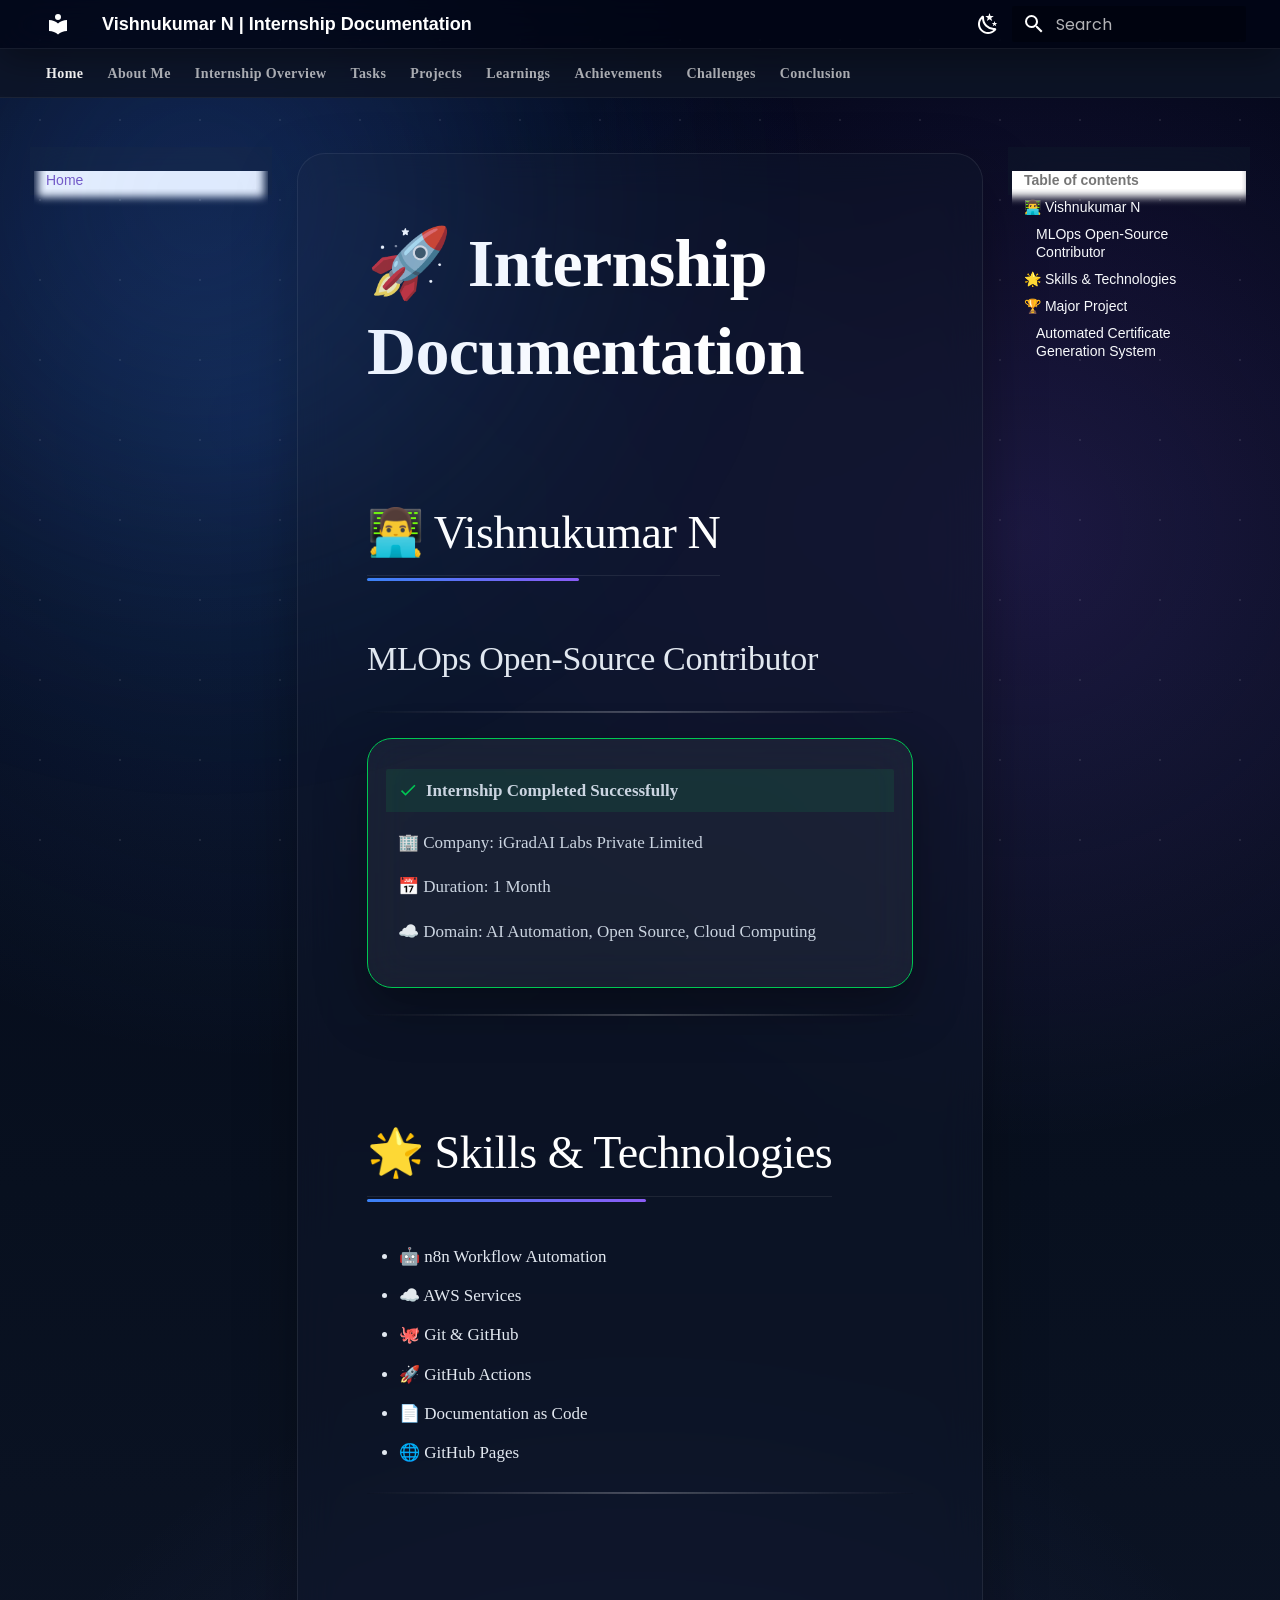
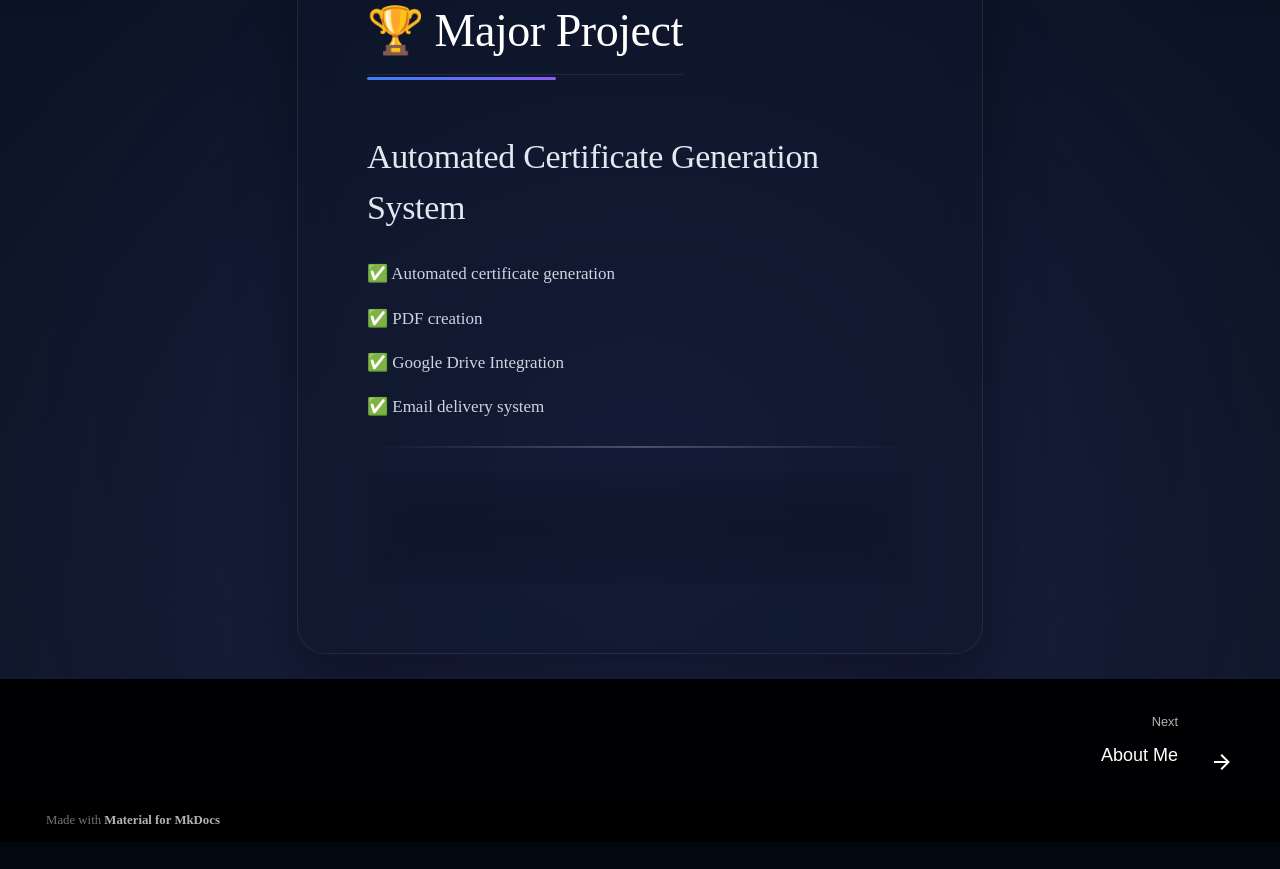
<file: index.html>
<!doctype html>
<html lang="en" class="no-js">
  <head>
    
      <meta charset="utf-8">
      <meta name="viewport" content="width=device-width,initial-scale=1">
      
        <meta name="description" content="My Internship Journey at iGradAI Labs">
      
      
        <meta name="author" content="Vishnukumar N">
      
      
      
      
        <link rel="next" href="about/">
      
      
        
      
      
      <link rel="icon" href="assets/images/favicon.png">
      <meta name="generator" content="mkdocs-1.6.1, mkdocs-material-9.7.6">
    
    
      
        <title>Vishnukumar N | Internship Documentation</title>
      
    
    
      <link rel="stylesheet" href="assets/stylesheets/main.484c7ddc.min.css">
      
        
        <link rel="stylesheet" href="assets/stylesheets/palette.ab4e12ef.min.css">
      
      


    
    
      
    
    
      
        
        
        <link rel="preconnect" href="https://fonts.gstatic.com" crossorigin>
        <link rel="stylesheet" href="https://fonts.googleapis.com/css?family=Poppins:300,300i,400,400i,700,700i%7CFira+Code:400,400i,700,700i&display=fallback">
        <style>:root{--md-text-font:"Poppins";--md-code-font:"Fira Code"}</style>
      
    
    
      <link rel="stylesheet" href="stylesheets/extra.css">
    
    <script>__md_scope=new URL(".",location),__md_hash=e=>[...e].reduce(((e,_)=>(e<<5)-e+_.charCodeAt(0)),0),__md_get=(e,_=localStorage,t=__md_scope)=>JSON.parse(_.getItem(t.pathname+"."+e)),__md_set=(e,_,t=localStorage,a=__md_scope)=>{try{t.setItem(a.pathname+"."+e,JSON.stringify(_))}catch(e){}}</script>
    
      

    
    
  </head>
  
  
    
    
      
    
    
    
    
    <body dir="ltr" data-md-color-scheme="default" data-md-color-primary="deep-purple" data-md-color-accent="cyan">
  
    
    <input class="md-toggle" data-md-toggle="drawer" type="checkbox" id="__drawer" autocomplete="off">
    <input class="md-toggle" data-md-toggle="search" type="checkbox" id="__search" autocomplete="off">
    <label class="md-overlay" for="__drawer"></label>
    <div data-md-component="skip">
      
        
        <a href="#internship-documentation" class="md-skip">
          Skip to content
        </a>
      
    </div>
    <div data-md-component="announce">
      
    </div>
    
    
      

<header class="md-header" data-md-component="header">
  <nav class="md-header__inner md-grid" aria-label="Header">
    <a href="." title="Vishnukumar N | Internship Documentation" class="md-header__button md-logo" aria-label="Vishnukumar N | Internship Documentation" data-md-component="logo">
      
  
  <svg xmlns="http://www.w3.org/2000/svg" viewBox="0 0 24 24"><path d="M12 8a3 3 0 0 0 3-3 3 3 0 0 0-3-3 3 3 0 0 0-3 3 3 3 0 0 0 3 3m0 3.54C9.64 9.35 6.5 8 3 8v11c3.5 0 6.64 1.35 9 3.54 2.36-2.19 5.5-3.54 9-3.54V8c-3.5 0-6.64 1.35-9 3.54"/></svg>

    </a>
    <label class="md-header__button md-icon" for="__drawer">
      
      <svg xmlns="http://www.w3.org/2000/svg" viewBox="0 0 24 24"><path d="M3 6h18v2H3zm0 5h18v2H3zm0 5h18v2H3z"/></svg>
    </label>
    <div class="md-header__title" data-md-component="header-title">
      <div class="md-header__ellipsis">
        <div class="md-header__topic">
          <span class="md-ellipsis">
            Vishnukumar N | Internship Documentation
          </span>
        </div>
        <div class="md-header__topic" data-md-component="header-topic">
          <span class="md-ellipsis">
            
              Home
            
          </span>
        </div>
      </div>
    </div>
    
      
        <form class="md-header__option" data-md-component="palette">
  
    
    
    
    <input class="md-option" data-md-color-media="" data-md-color-scheme="default" data-md-color-primary="deep-purple" data-md-color-accent="cyan"  aria-label="Dark mode"  type="radio" name="__palette" id="__palette_0">
    
      <label class="md-header__button md-icon" title="Dark mode" for="__palette_1" hidden>
        <svg xmlns="http://www.w3.org/2000/svg" viewBox="0 0 24 24"><path d="m17.75 4.09-2.53 1.94.91 3.06-2.63-1.81-2.63 1.81.91-3.06-2.53-1.94L12.44 4l1.06-3 1.06 3zm3.5 6.91-1.64 1.25.59 1.98-1.7-1.17-1.7 1.17.59-1.98L15.75 11l2.06-.05L18.5 9l.69 1.95zm-2.28 4.95c.83-.08 1.72 1.1 1.19 1.85-.32.45-.66.87-1.08 1.27C15.17 23 8.84 23 4.94 19.07c-3.91-3.9-3.91-10.24 0-14.14.4-.4.82-.76 1.27-1.08.75-.53 1.93.36 1.85 1.19-.27 2.86.69 5.83 2.89 8.02a9.96 9.96 0 0 0 8.02 2.89m-1.64 2.02a12.08 12.08 0 0 1-7.8-3.47c-2.17-2.19-3.33-5-3.49-7.82-2.81 3.14-2.7 7.96.31 10.98 3.02 3.01 7.84 3.12 10.98.31"/></svg>
      </label>
    
  
    
    
    
    <input class="md-option" data-md-color-media="" data-md-color-scheme="slate" data-md-color-primary="deep-purple" data-md-color-accent="lime"  aria-label="Light mode"  type="radio" name="__palette" id="__palette_1">
    
      <label class="md-header__button md-icon" title="Light mode" for="__palette_0" hidden>
        <svg xmlns="http://www.w3.org/2000/svg" viewBox="0 0 24 24"><path d="M12 7a5 5 0 0 1 5 5 5 5 0 0 1-5 5 5 5 0 0 1-5-5 5 5 0 0 1 5-5m0 2a3 3 0 0 0-3 3 3 3 0 0 0 3 3 3 3 0 0 0 3-3 3 3 0 0 0-3-3m0-7 2.39 3.42C13.65 5.15 12.84 5 12 5s-1.65.15-2.39.42zM3.34 7l4.16-.35A7.2 7.2 0 0 0 5.94 8.5c-.44.74-.69 1.5-.83 2.29zm.02 10 1.76-3.77a7.131 7.131 0 0 0 2.38 4.14zM20.65 7l-1.77 3.79a7.02 7.02 0 0 0-2.38-4.15zm-.01 10-4.14.36c.59-.51 1.12-1.14 1.54-1.86.42-.73.69-1.5.83-2.29zM12 22l-2.41-3.44c.74.27 1.55.44 2.41.44.82 0 1.63-.17 2.37-.44z"/></svg>
      </label>
    
  
</form>
      
    
    
      <script>var palette=__md_get("__palette");if(palette&&palette.color){if("(prefers-color-scheme)"===palette.color.media){var media=matchMedia("(prefers-color-scheme: light)"),input=document.querySelector(media.matches?"[data-md-color-media='(prefers-color-scheme: light)']":"[data-md-color-media='(prefers-color-scheme: dark)']");palette.color.media=input.getAttribute("data-md-color-media"),palette.color.scheme=input.getAttribute("data-md-color-scheme"),palette.color.primary=input.getAttribute("data-md-color-primary"),palette.color.accent=input.getAttribute("data-md-color-accent")}for(var[key,value]of Object.entries(palette.color))document.body.setAttribute("data-md-color-"+key,value)}</script>
    
    
    
      
      
        <label class="md-header__button md-icon" for="__search">
          
          <svg xmlns="http://www.w3.org/2000/svg" viewBox="0 0 24 24"><path d="M9.5 3A6.5 6.5 0 0 1 16 9.5c0 1.61-.59 3.09-1.56 4.23l.27.27h.79l5 5-1.5 1.5-5-5v-.79l-.27-.27A6.52 6.52 0 0 1 9.5 16 6.5 6.5 0 0 1 3 9.5 6.5 6.5 0 0 1 9.5 3m0 2C7 5 5 7 5 9.5S7 14 9.5 14 14 12 14 9.5 12 5 9.5 5"/></svg>
        </label>
        <div class="md-search" data-md-component="search" role="dialog">
  <label class="md-search__overlay" for="__search"></label>
  <div class="md-search__inner" role="search">
    <form class="md-search__form" name="search">
      <input type="text" class="md-search__input" name="query" aria-label="Search" placeholder="Search" autocapitalize="off" autocorrect="off" autocomplete="off" spellcheck="false" data-md-component="search-query" required>
      <label class="md-search__icon md-icon" for="__search">
        
        <svg xmlns="http://www.w3.org/2000/svg" viewBox="0 0 24 24"><path d="M9.5 3A6.5 6.5 0 0 1 16 9.5c0 1.61-.59 3.09-1.56 4.23l.27.27h.79l5 5-1.5 1.5-5-5v-.79l-.27-.27A6.52 6.52 0 0 1 9.5 16 6.5 6.5 0 0 1 3 9.5 6.5 6.5 0 0 1 9.5 3m0 2C7 5 5 7 5 9.5S7 14 9.5 14 14 12 14 9.5 12 5 9.5 5"/></svg>
        
        <svg xmlns="http://www.w3.org/2000/svg" viewBox="0 0 24 24"><path d="M20 11v2H8l5.5 5.5-1.42 1.42L4.16 12l7.92-7.92L13.5 5.5 8 11z"/></svg>
      </label>
      <nav class="md-search__options" aria-label="Search">
        
        <button type="reset" class="md-search__icon md-icon" title="Clear" aria-label="Clear" tabindex="-1">
          
          <svg xmlns="http://www.w3.org/2000/svg" viewBox="0 0 24 24"><path d="M19 6.41 17.59 5 12 10.59 6.41 5 5 6.41 10.59 12 5 17.59 6.41 19 12 13.41 17.59 19 19 17.59 13.41 12z"/></svg>
        </button>
      </nav>
      
        <div class="md-search__suggest" data-md-component="search-suggest"></div>
      
    </form>
    <div class="md-search__output">
      <div class="md-search__scrollwrap" tabindex="0" data-md-scrollfix>
        <div class="md-search-result" data-md-component="search-result">
          <div class="md-search-result__meta">
            Initializing search
          </div>
          <ol class="md-search-result__list" role="presentation"></ol>
        </div>
      </div>
    </div>
  </div>
</div>
      
    
    
  </nav>
  
</header>
    
    <div class="md-container" data-md-component="container">
      
      
        
          
            
<nav class="md-tabs" aria-label="Tabs" data-md-component="tabs">
  <div class="md-grid">
    <ul class="md-tabs__list">
      
        
  
  
  
    
  
  
    <li class="md-tabs__item md-tabs__item--active">
      <a href="." class="md-tabs__link">
        
  
  
    
  
  Home

      </a>
    </li>
  

      
        
  
  
  
  
    <li class="md-tabs__item">
      <a href="about/" class="md-tabs__link">
        
  
  
    
  
  About Me

      </a>
    </li>
  

      
        
  
  
  
  
    <li class="md-tabs__item">
      <a href="overview/" class="md-tabs__link">
        
  
  
    
  
  Internship Overview

      </a>
    </li>
  

      
        
  
  
  
  
    <li class="md-tabs__item">
      <a href="tasks/" class="md-tabs__link">
        
  
  
    
  
  Tasks

      </a>
    </li>
  

      
        
  
  
  
  
    <li class="md-tabs__item">
      <a href="projects/" class="md-tabs__link">
        
  
  
    
  
  Projects

      </a>
    </li>
  

      
        
  
  
  
  
    <li class="md-tabs__item">
      <a href="learnings/" class="md-tabs__link">
        
  
  
    
  
  Learnings

      </a>
    </li>
  

      
        
  
  
  
  
    <li class="md-tabs__item">
      <a href="achievements/" class="md-tabs__link">
        
  
  
    
  
  Achievements

      </a>
    </li>
  

      
        
  
  
  
  
    <li class="md-tabs__item">
      <a href="challenges/" class="md-tabs__link">
        
  
  
    
  
  Challenges

      </a>
    </li>
  

      
        
  
  
  
  
    <li class="md-tabs__item">
      <a href="conclusion/" class="md-tabs__link">
        
  
  
    
  
  Conclusion

      </a>
    </li>
  

      
    </ul>
  </div>
</nav>
          
        
      
      <main class="md-main" data-md-component="main">
        <div class="md-main__inner md-grid">
          
            
              
              <div class="md-sidebar md-sidebar--primary" data-md-component="sidebar" data-md-type="navigation" >
                <div class="md-sidebar__scrollwrap">
                  <div class="md-sidebar__inner">
                    


  


<nav class="md-nav md-nav--primary md-nav--lifted" aria-label="Navigation" data-md-level="0">
  <label class="md-nav__title" for="__drawer">
    <a href="." title="Vishnukumar N | Internship Documentation" class="md-nav__button md-logo" aria-label="Vishnukumar N | Internship Documentation" data-md-component="logo">
      
  
  <svg xmlns="http://www.w3.org/2000/svg" viewBox="0 0 24 24"><path d="M12 8a3 3 0 0 0 3-3 3 3 0 0 0-3-3 3 3 0 0 0-3 3 3 3 0 0 0 3 3m0 3.54C9.64 9.35 6.5 8 3 8v11c3.5 0 6.64 1.35 9 3.54 2.36-2.19 5.5-3.54 9-3.54V8c-3.5 0-6.64 1.35-9 3.54"/></svg>

    </a>
    Vishnukumar N | Internship Documentation
  </label>
  
  <ul class="md-nav__list" data-md-scrollfix>
    
      
      
  
  
    
  
  
  
    <li class="md-nav__item md-nav__item--active">
      
      <input class="md-nav__toggle md-toggle" type="checkbox" id="__toc">
      
      
        
      
      
        <label class="md-nav__link md-nav__link--active" for="__toc">
          
  
  
  <span class="md-ellipsis">
    
  
    Home
  

    
  </span>
  
  

          <span class="md-nav__icon md-icon"></span>
        </label>
      
      <a href="." class="md-nav__link md-nav__link--active">
        
  
  
  <span class="md-ellipsis">
    
  
    Home
  

    
  </span>
  
  

      </a>
      
        

<nav class="md-nav md-nav--secondary" aria-label="Table of contents">
  
  
  
    
  
  
    <label class="md-nav__title" for="__toc">
      <span class="md-nav__icon md-icon"></span>
      Table of contents
    </label>
    <ul class="md-nav__list" data-md-component="toc" data-md-scrollfix>
      
        <li class="md-nav__item">
  <a href="#vishnukumar-n" class="md-nav__link">
    <span class="md-ellipsis">
      
        👨‍💻 Vishnukumar N
      
    </span>
  </a>
  
    <nav class="md-nav" aria-label="👨‍💻 Vishnukumar N">
      <ul class="md-nav__list">
        
          <li class="md-nav__item">
  <a href="#mlops-open-source-contributor" class="md-nav__link">
    <span class="md-ellipsis">
      
        MLOps Open-Source Contributor
      
    </span>
  </a>
  
</li>
        
      </ul>
    </nav>
  
</li>
      
        <li class="md-nav__item">
  <a href="#skills-technologies" class="md-nav__link">
    <span class="md-ellipsis">
      
        🌟 Skills &amp; Technologies
      
    </span>
  </a>
  
</li>
      
        <li class="md-nav__item">
  <a href="#major-project" class="md-nav__link">
    <span class="md-ellipsis">
      
        🏆 Major Project
      
    </span>
  </a>
  
    <nav class="md-nav" aria-label="🏆 Major Project">
      <ul class="md-nav__list">
        
          <li class="md-nav__item">
  <a href="#automated-certificate-generation-system" class="md-nav__link">
    <span class="md-ellipsis">
      
        Automated Certificate Generation System
      
    </span>
  </a>
  
</li>
        
      </ul>
    </nav>
  
</li>
      
    </ul>
  
</nav>
      
    </li>
  

    
      
      
  
  
  
  
    <li class="md-nav__item">
      <a href="about/" class="md-nav__link">
        
  
  
  <span class="md-ellipsis">
    
  
    About Me
  

    
  </span>
  
  

      </a>
    </li>
  

    
      
      
  
  
  
  
    <li class="md-nav__item">
      <a href="overview/" class="md-nav__link">
        
  
  
  <span class="md-ellipsis">
    
  
    Internship Overview
  

    
  </span>
  
  

      </a>
    </li>
  

    
      
      
  
  
  
  
    <li class="md-nav__item">
      <a href="tasks/" class="md-nav__link">
        
  
  
  <span class="md-ellipsis">
    
  
    Tasks
  

    
  </span>
  
  

      </a>
    </li>
  

    
      
      
  
  
  
  
    <li class="md-nav__item">
      <a href="projects/" class="md-nav__link">
        
  
  
  <span class="md-ellipsis">
    
  
    Projects
  

    
  </span>
  
  

      </a>
    </li>
  

    
      
      
  
  
  
  
    <li class="md-nav__item">
      <a href="learnings/" class="md-nav__link">
        
  
  
  <span class="md-ellipsis">
    
  
    Learnings
  

    
  </span>
  
  

      </a>
    </li>
  

    
      
      
  
  
  
  
    <li class="md-nav__item">
      <a href="achievements/" class="md-nav__link">
        
  
  
  <span class="md-ellipsis">
    
  
    Achievements
  

    
  </span>
  
  

      </a>
    </li>
  

    
      
      
  
  
  
  
    <li class="md-nav__item">
      <a href="challenges/" class="md-nav__link">
        
  
  
  <span class="md-ellipsis">
    
  
    Challenges
  

    
  </span>
  
  

      </a>
    </li>
  

    
      
      
  
  
  
  
    <li class="md-nav__item">
      <a href="conclusion/" class="md-nav__link">
        
  
  
  <span class="md-ellipsis">
    
  
    Conclusion
  

    
  </span>
  
  

      </a>
    </li>
  

    
  </ul>
</nav>
                  </div>
                </div>
              </div>
            
            
              
              <div class="md-sidebar md-sidebar--secondary" data-md-component="sidebar" data-md-type="toc" >
                <div class="md-sidebar__scrollwrap">
                  <div class="md-sidebar__inner">
                    

<nav class="md-nav md-nav--secondary" aria-label="Table of contents">
  
  
  
    
  
  
    <label class="md-nav__title" for="__toc">
      <span class="md-nav__icon md-icon"></span>
      Table of contents
    </label>
    <ul class="md-nav__list" data-md-component="toc" data-md-scrollfix>
      
        <li class="md-nav__item">
  <a href="#vishnukumar-n" class="md-nav__link">
    <span class="md-ellipsis">
      
        👨‍💻 Vishnukumar N
      
    </span>
  </a>
  
    <nav class="md-nav" aria-label="👨‍💻 Vishnukumar N">
      <ul class="md-nav__list">
        
          <li class="md-nav__item">
  <a href="#mlops-open-source-contributor" class="md-nav__link">
    <span class="md-ellipsis">
      
        MLOps Open-Source Contributor
      
    </span>
  </a>
  
</li>
        
      </ul>
    </nav>
  
</li>
      
        <li class="md-nav__item">
  <a href="#skills-technologies" class="md-nav__link">
    <span class="md-ellipsis">
      
        🌟 Skills &amp; Technologies
      
    </span>
  </a>
  
</li>
      
        <li class="md-nav__item">
  <a href="#major-project" class="md-nav__link">
    <span class="md-ellipsis">
      
        🏆 Major Project
      
    </span>
  </a>
  
    <nav class="md-nav" aria-label="🏆 Major Project">
      <ul class="md-nav__list">
        
          <li class="md-nav__item">
  <a href="#automated-certificate-generation-system" class="md-nav__link">
    <span class="md-ellipsis">
      
        Automated Certificate Generation System
      
    </span>
  </a>
  
</li>
        
      </ul>
    </nav>
  
</li>
      
    </ul>
  
</nav>
                  </div>
                </div>
              </div>
            
          
          
            <div class="md-content" data-md-component="content">
              
              <article class="md-content__inner md-typeset">
                
                  



<h1 id="internship-documentation">🚀 Internship Documentation</h1>
<h2 id="vishnukumar-n">👨‍💻 Vishnukumar N</h2>
<h3 id="mlops-open-source-contributor">MLOps Open-Source Contributor</h3>
<hr />
<div class="admonition success">
<p class="admonition-title">Internship Completed Successfully</p>
<p>🏢 Company: iGradAI Labs Private Limited</p>
<p>📅 Duration: 1 Month</p>
<p>☁️ Domain: AI Automation, Open Source, Cloud Computing</p>
</div>
<hr />
<h2 id="skills-technologies">🌟 Skills &amp; Technologies</h2>
<ul>
<li>🤖 n8n Workflow Automation</li>
<li>☁️ AWS Services</li>
<li>🐙 Git &amp; GitHub</li>
<li>🚀 GitHub Actions</li>
<li>📄 Documentation as Code</li>
<li>🌐 GitHub Pages</li>
</ul>
<hr />
<h2 id="major-project">🏆 Major Project</h2>
<h3 id="automated-certificate-generation-system">Automated Certificate Generation System</h3>
<p>✅ Automated certificate generation</p>
<p>✅ PDF creation</p>
<p>✅ Google Drive Integration</p>
<p>✅ Email delivery system</p>
<hr />
<blockquote>
<p>"Transforming ideas into automation through learning and innovation."</p>
</blockquote>












                
              </article>
            </div>
          
          
<script>var target=document.getElementById(location.hash.slice(1));target&&target.name&&(target.checked=target.name.startsWith("__tabbed_"))</script>
        </div>
        
          <button type="button" class="md-top md-icon" data-md-component="top" hidden>
  
  <svg xmlns="http://www.w3.org/2000/svg" viewBox="0 0 24 24"><path d="M13 20h-2V8l-5.5 5.5-1.42-1.42L12 4.16l7.92 7.92-1.42 1.42L13 8z"/></svg>
  Back to top
</button>
        
      </main>
      
        <footer class="md-footer">
  
    
      
      <nav class="md-footer__inner md-grid" aria-label="Footer" >
        
        
          
          <a href="about/" class="md-footer__link md-footer__link--next" aria-label="Next: About Me">
            <div class="md-footer__title">
              <span class="md-footer__direction">
                Next
              </span>
              <div class="md-ellipsis">
                About Me
              </div>
            </div>
            <div class="md-footer__button md-icon">
              
              <svg xmlns="http://www.w3.org/2000/svg" viewBox="0 0 24 24"><path d="M4 11v2h12l-5.5 5.5 1.42 1.42L19.84 12l-7.92-7.92L10.5 5.5 16 11z"/></svg>
            </div>
          </a>
        
      </nav>
    
  
  <div class="md-footer-meta md-typeset">
    <div class="md-footer-meta__inner md-grid">
      <div class="md-copyright">
  
  
    Made with
    <a href="https://squidfunk.github.io/mkdocs-material/" target="_blank" rel="noopener">
      Material for MkDocs
    </a>
  
</div>
      
    </div>
  </div>
</footer>
      
    </div>
    <div class="md-dialog" data-md-component="dialog">
      <div class="md-dialog__inner md-typeset"></div>
    </div>
    
    
    
      
      
      <script id="__config" type="application/json">{"annotate": null, "base": ".", "features": ["navigation.tabs", "navigation.sections", "navigation.top", "navigation.instant", "navigation.footer", "search.highlight", "search.suggest", "content.code.copy"], "search": "assets/javascripts/workers/search.2c215733.min.js", "tags": null, "translations": {"clipboard.copied": "Copied to clipboard", "clipboard.copy": "Copy to clipboard", "search.result.more.one": "1 more on this page", "search.result.more.other": "# more on this page", "search.result.none": "No matching documents", "search.result.one": "1 matching document", "search.result.other": "# matching documents", "search.result.placeholder": "Type to start searching", "search.result.term.missing": "Missing", "select.version": "Select version"}, "version": null}</script>
    
    
      <script src="assets/javascripts/bundle.79ae519e.min.js"></script>
      
    
  </body>
</html>
</file>
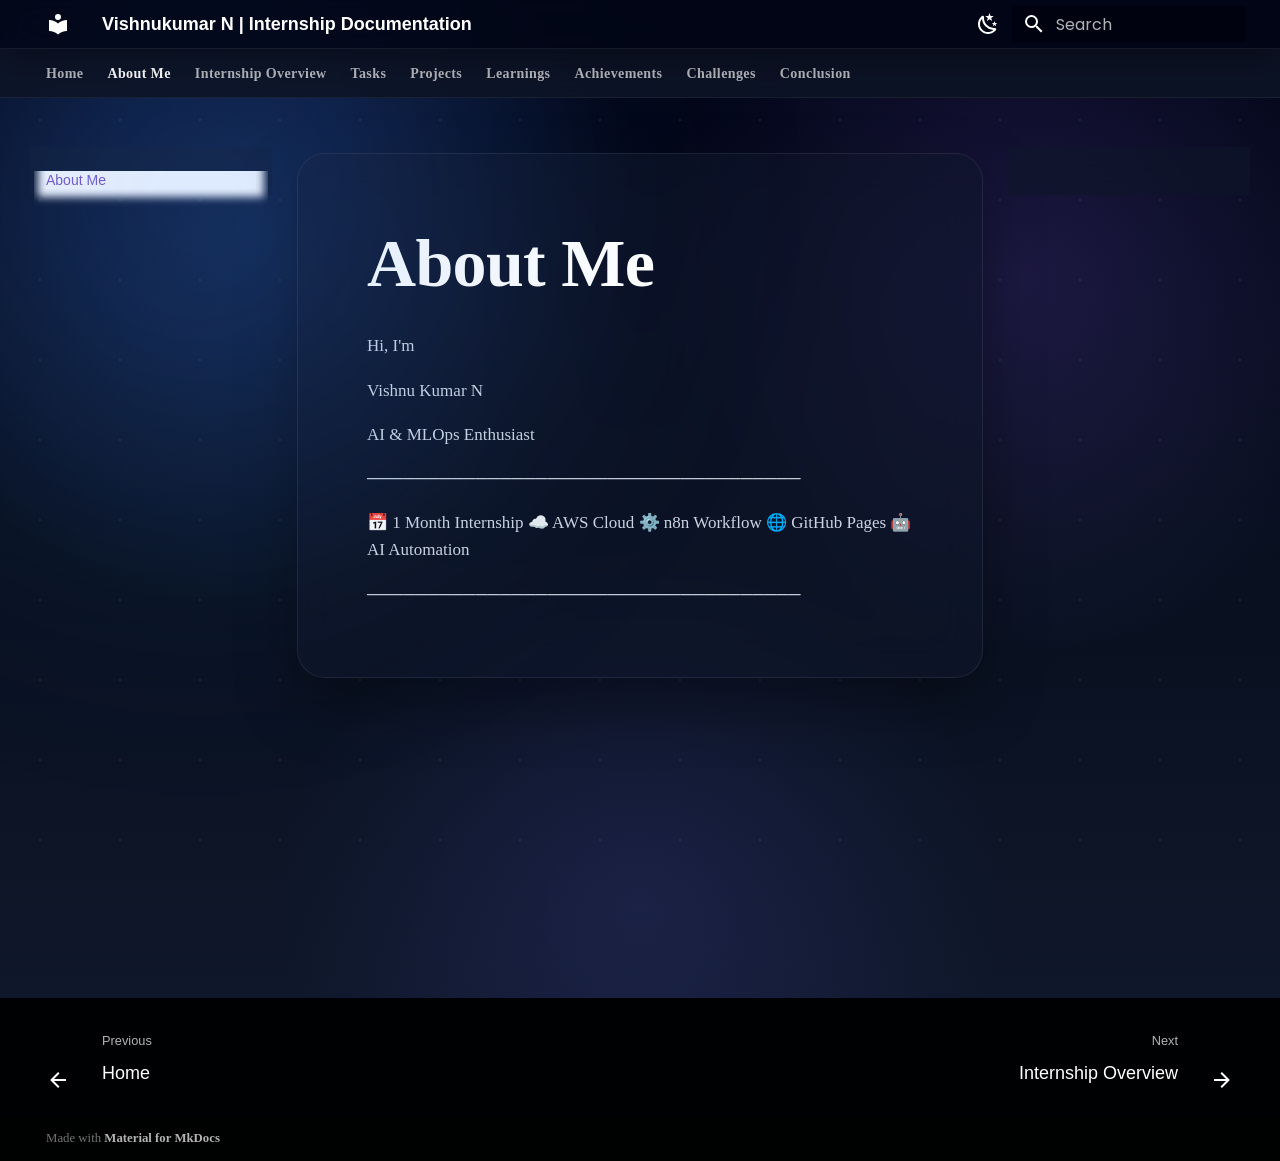
<file: about/index.html>
<!doctype html>
<html lang="en" class="no-js">
  <head>
    
      <meta charset="utf-8">
      <meta name="viewport" content="width=device-width,initial-scale=1">
      
        <meta name="description" content="My Internship Journey at iGradAI Labs">
      
      
        <meta name="author" content="Vishnukumar N">
      
      
      
        <link rel="prev" href="..">
      
      
        <link rel="next" href="../overview/">
      
      
        
      
      
      <link rel="icon" href="../assets/images/favicon.png">
      <meta name="generator" content="mkdocs-1.6.1, mkdocs-material-9.7.6">
    
    
      
        <title>About Me - Vishnukumar N | Internship Documentation</title>
      
    
    
      <link rel="stylesheet" href="../assets/stylesheets/main.484c7ddc.min.css">
      
        
        <link rel="stylesheet" href="../assets/stylesheets/palette.ab4e12ef.min.css">
      
      


    
    
      
    
    
      
        
        
        <link rel="preconnect" href="https://fonts.gstatic.com" crossorigin>
        <link rel="stylesheet" href="https://fonts.googleapis.com/css?family=Poppins:300,300i,400,400i,700,700i%7CFira+Code:400,400i,700,700i&display=fallback">
        <style>:root{--md-text-font:"Poppins";--md-code-font:"Fira Code"}</style>
      
    
    
      <link rel="stylesheet" href="../stylesheets/extra.css">
    
    <script>__md_scope=new URL("..",location),__md_hash=e=>[...e].reduce(((e,_)=>(e<<5)-e+_.charCodeAt(0)),0),__md_get=(e,_=localStorage,t=__md_scope)=>JSON.parse(_.getItem(t.pathname+"."+e)),__md_set=(e,_,t=localStorage,a=__md_scope)=>{try{t.setItem(a.pathname+"."+e,JSON.stringify(_))}catch(e){}}</script>
    
      

    
    
  </head>
  
  
    
    
      
    
    
    
    
    <body dir="ltr" data-md-color-scheme="default" data-md-color-primary="deep-purple" data-md-color-accent="cyan">
  
    
    <input class="md-toggle" data-md-toggle="drawer" type="checkbox" id="__drawer" autocomplete="off">
    <input class="md-toggle" data-md-toggle="search" type="checkbox" id="__search" autocomplete="off">
    <label class="md-overlay" for="__drawer"></label>
    <div data-md-component="skip">
      
    </div>
    <div data-md-component="announce">
      
    </div>
    
    
      

<header class="md-header" data-md-component="header">
  <nav class="md-header__inner md-grid" aria-label="Header">
    <a href=".." title="Vishnukumar N | Internship Documentation" class="md-header__button md-logo" aria-label="Vishnukumar N | Internship Documentation" data-md-component="logo">
      
  
  <svg xmlns="http://www.w3.org/2000/svg" viewBox="0 0 24 24"><path d="M12 8a3 3 0 0 0 3-3 3 3 0 0 0-3-3 3 3 0 0 0-3 3 3 3 0 0 0 3 3m0 3.54C9.64 9.35 6.5 8 3 8v11c3.5 0 6.64 1.35 9 3.54 2.36-2.19 5.5-3.54 9-3.54V8c-3.5 0-6.64 1.35-9 3.54"/></svg>

    </a>
    <label class="md-header__button md-icon" for="__drawer">
      
      <svg xmlns="http://www.w3.org/2000/svg" viewBox="0 0 24 24"><path d="M3 6h18v2H3zm0 5h18v2H3zm0 5h18v2H3z"/></svg>
    </label>
    <div class="md-header__title" data-md-component="header-title">
      <div class="md-header__ellipsis">
        <div class="md-header__topic">
          <span class="md-ellipsis">
            Vishnukumar N | Internship Documentation
          </span>
        </div>
        <div class="md-header__topic" data-md-component="header-topic">
          <span class="md-ellipsis">
            
              About Me
            
          </span>
        </div>
      </div>
    </div>
    
      
        <form class="md-header__option" data-md-component="palette">
  
    
    
    
    <input class="md-option" data-md-color-media="" data-md-color-scheme="default" data-md-color-primary="deep-purple" data-md-color-accent="cyan"  aria-label="Dark mode"  type="radio" name="__palette" id="__palette_0">
    
      <label class="md-header__button md-icon" title="Dark mode" for="__palette_1" hidden>
        <svg xmlns="http://www.w3.org/2000/svg" viewBox="0 0 24 24"><path d="m17.75 4.09-2.53 1.94.91 3.06-2.63-1.81-2.63 1.81.91-3.06-2.53-1.94L12.44 4l1.06-3 1.06 3zm3.5 6.91-1.64 1.25.59 1.98-1.7-1.17-1.7 1.17.59-1.98L15.75 11l2.06-.05L18.5 9l.69 1.95zm-2.28 4.95c.83-.08 1.72 1.1 1.19 1.85-.32.45-.66.87-1.08 1.27C15.17 23 8.84 23 4.94 19.07c-3.91-3.9-3.91-10.24 0-14.14.4-.4.82-.76 1.27-1.08.75-.53 1.93.36 1.85 1.19-.27 2.86.69 5.83 2.89 8.02a9.96 9.96 0 0 0 8.02 2.89m-1.64 2.02a12.08 12.08 0 0 1-7.8-3.47c-2.17-2.19-3.33-5-3.49-7.82-2.81 3.14-2.7 7.96.31 10.98 3.02 3.01 7.84 3.12 10.98.31"/></svg>
      </label>
    
  
    
    
    
    <input class="md-option" data-md-color-media="" data-md-color-scheme="slate" data-md-color-primary="deep-purple" data-md-color-accent="lime"  aria-label="Light mode"  type="radio" name="__palette" id="__palette_1">
    
      <label class="md-header__button md-icon" title="Light mode" for="__palette_0" hidden>
        <svg xmlns="http://www.w3.org/2000/svg" viewBox="0 0 24 24"><path d="M12 7a5 5 0 0 1 5 5 5 5 0 0 1-5 5 5 5 0 0 1-5-5 5 5 0 0 1 5-5m0 2a3 3 0 0 0-3 3 3 3 0 0 0 3 3 3 3 0 0 0 3-3 3 3 0 0 0-3-3m0-7 2.39 3.42C13.65 5.15 12.84 5 12 5s-1.65.15-2.39.42zM3.34 7l4.16-.35A7.2 7.2 0 0 0 5.94 8.5c-.44.74-.69 1.5-.83 2.29zm.02 10 1.76-3.77a7.131 7.131 0 0 0 2.38 4.14zM20.65 7l-1.77 3.79a7.02 7.02 0 0 0-2.38-4.15zm-.01 10-4.14.36c.59-.51 1.12-1.14 1.54-1.86.42-.73.69-1.5.83-2.29zM12 22l-2.41-3.44c.74.27 1.55.44 2.41.44.82 0 1.63-.17 2.37-.44z"/></svg>
      </label>
    
  
</form>
      
    
    
      <script>var palette=__md_get("__palette");if(palette&&palette.color){if("(prefers-color-scheme)"===palette.color.media){var media=matchMedia("(prefers-color-scheme: light)"),input=document.querySelector(media.matches?"[data-md-color-media='(prefers-color-scheme: light)']":"[data-md-color-media='(prefers-color-scheme: dark)']");palette.color.media=input.getAttribute("data-md-color-media"),palette.color.scheme=input.getAttribute("data-md-color-scheme"),palette.color.primary=input.getAttribute("data-md-color-primary"),palette.color.accent=input.getAttribute("data-md-color-accent")}for(var[key,value]of Object.entries(palette.color))document.body.setAttribute("data-md-color-"+key,value)}</script>
    
    
    
      
      
        <label class="md-header__button md-icon" for="__search">
          
          <svg xmlns="http://www.w3.org/2000/svg" viewBox="0 0 24 24"><path d="M9.5 3A6.5 6.5 0 0 1 16 9.5c0 1.61-.59 3.09-1.56 4.23l.27.27h.79l5 5-1.5 1.5-5-5v-.79l-.27-.27A6.52 6.52 0 0 1 9.5 16 6.5 6.5 0 0 1 3 9.5 6.5 6.5 0 0 1 9.5 3m0 2C7 5 5 7 5 9.5S7 14 9.5 14 14 12 14 9.5 12 5 9.5 5"/></svg>
        </label>
        <div class="md-search" data-md-component="search" role="dialog">
  <label class="md-search__overlay" for="__search"></label>
  <div class="md-search__inner" role="search">
    <form class="md-search__form" name="search">
      <input type="text" class="md-search__input" name="query" aria-label="Search" placeholder="Search" autocapitalize="off" autocorrect="off" autocomplete="off" spellcheck="false" data-md-component="search-query" required>
      <label class="md-search__icon md-icon" for="__search">
        
        <svg xmlns="http://www.w3.org/2000/svg" viewBox="0 0 24 24"><path d="M9.5 3A6.5 6.5 0 0 1 16 9.5c0 1.61-.59 3.09-1.56 4.23l.27.27h.79l5 5-1.5 1.5-5-5v-.79l-.27-.27A6.52 6.52 0 0 1 9.5 16 6.5 6.5 0 0 1 3 9.5 6.5 6.5 0 0 1 9.5 3m0 2C7 5 5 7 5 9.5S7 14 9.5 14 14 12 14 9.5 12 5 9.5 5"/></svg>
        
        <svg xmlns="http://www.w3.org/2000/svg" viewBox="0 0 24 24"><path d="M20 11v2H8l5.5 5.5-1.42 1.42L4.16 12l7.92-7.92L13.5 5.5 8 11z"/></svg>
      </label>
      <nav class="md-search__options" aria-label="Search">
        
        <button type="reset" class="md-search__icon md-icon" title="Clear" aria-label="Clear" tabindex="-1">
          
          <svg xmlns="http://www.w3.org/2000/svg" viewBox="0 0 24 24"><path d="M19 6.41 17.59 5 12 10.59 6.41 5 5 6.41 10.59 12 5 17.59 6.41 19 12 13.41 17.59 19 19 17.59 13.41 12z"/></svg>
        </button>
      </nav>
      
        <div class="md-search__suggest" data-md-component="search-suggest"></div>
      
    </form>
    <div class="md-search__output">
      <div class="md-search__scrollwrap" tabindex="0" data-md-scrollfix>
        <div class="md-search-result" data-md-component="search-result">
          <div class="md-search-result__meta">
            Initializing search
          </div>
          <ol class="md-search-result__list" role="presentation"></ol>
        </div>
      </div>
    </div>
  </div>
</div>
      
    
    
  </nav>
  
</header>
    
    <div class="md-container" data-md-component="container">
      
      
        
          
            
<nav class="md-tabs" aria-label="Tabs" data-md-component="tabs">
  <div class="md-grid">
    <ul class="md-tabs__list">
      
        
  
  
  
  
    <li class="md-tabs__item">
      <a href=".." class="md-tabs__link">
        
  
  
    
  
  Home

      </a>
    </li>
  

      
        
  
  
  
    
  
  
    <li class="md-tabs__item md-tabs__item--active">
      <a href="./" class="md-tabs__link">
        
  
  
    
  
  About Me

      </a>
    </li>
  

      
        
  
  
  
  
    <li class="md-tabs__item">
      <a href="../overview/" class="md-tabs__link">
        
  
  
    
  
  Internship Overview

      </a>
    </li>
  

      
        
  
  
  
  
    <li class="md-tabs__item">
      <a href="../tasks/" class="md-tabs__link">
        
  
  
    
  
  Tasks

      </a>
    </li>
  

      
        
  
  
  
  
    <li class="md-tabs__item">
      <a href="../projects/" class="md-tabs__link">
        
  
  
    
  
  Projects

      </a>
    </li>
  

      
        
  
  
  
  
    <li class="md-tabs__item">
      <a href="../learnings/" class="md-tabs__link">
        
  
  
    
  
  Learnings

      </a>
    </li>
  

      
        
  
  
  
  
    <li class="md-tabs__item">
      <a href="../achievements/" class="md-tabs__link">
        
  
  
    
  
  Achievements

      </a>
    </li>
  

      
        
  
  
  
  
    <li class="md-tabs__item">
      <a href="../challenges/" class="md-tabs__link">
        
  
  
    
  
  Challenges

      </a>
    </li>
  

      
        
  
  
  
  
    <li class="md-tabs__item">
      <a href="../conclusion/" class="md-tabs__link">
        
  
  
    
  
  Conclusion

      </a>
    </li>
  

      
    </ul>
  </div>
</nav>
          
        
      
      <main class="md-main" data-md-component="main">
        <div class="md-main__inner md-grid">
          
            
              
              <div class="md-sidebar md-sidebar--primary" data-md-component="sidebar" data-md-type="navigation" >
                <div class="md-sidebar__scrollwrap">
                  <div class="md-sidebar__inner">
                    


  


<nav class="md-nav md-nav--primary md-nav--lifted" aria-label="Navigation" data-md-level="0">
  <label class="md-nav__title" for="__drawer">
    <a href=".." title="Vishnukumar N | Internship Documentation" class="md-nav__button md-logo" aria-label="Vishnukumar N | Internship Documentation" data-md-component="logo">
      
  
  <svg xmlns="http://www.w3.org/2000/svg" viewBox="0 0 24 24"><path d="M12 8a3 3 0 0 0 3-3 3 3 0 0 0-3-3 3 3 0 0 0-3 3 3 3 0 0 0 3 3m0 3.54C9.64 9.35 6.5 8 3 8v11c3.5 0 6.64 1.35 9 3.54 2.36-2.19 5.5-3.54 9-3.54V8c-3.5 0-6.64 1.35-9 3.54"/></svg>

    </a>
    Vishnukumar N | Internship Documentation
  </label>
  
  <ul class="md-nav__list" data-md-scrollfix>
    
      
      
  
  
  
  
    <li class="md-nav__item">
      <a href=".." class="md-nav__link">
        
  
  
  <span class="md-ellipsis">
    
  
    Home
  

    
  </span>
  
  

      </a>
    </li>
  

    
      
      
  
  
    
  
  
  
    <li class="md-nav__item md-nav__item--active">
      
      <input class="md-nav__toggle md-toggle" type="checkbox" id="__toc">
      
      
      
      <a href="./" class="md-nav__link md-nav__link--active">
        
  
  
  <span class="md-ellipsis">
    
  
    About Me
  

    
  </span>
  
  

      </a>
      
    </li>
  

    
      
      
  
  
  
  
    <li class="md-nav__item">
      <a href="../overview/" class="md-nav__link">
        
  
  
  <span class="md-ellipsis">
    
  
    Internship Overview
  

    
  </span>
  
  

      </a>
    </li>
  

    
      
      
  
  
  
  
    <li class="md-nav__item">
      <a href="../tasks/" class="md-nav__link">
        
  
  
  <span class="md-ellipsis">
    
  
    Tasks
  

    
  </span>
  
  

      </a>
    </li>
  

    
      
      
  
  
  
  
    <li class="md-nav__item">
      <a href="../projects/" class="md-nav__link">
        
  
  
  <span class="md-ellipsis">
    
  
    Projects
  

    
  </span>
  
  

      </a>
    </li>
  

    
      
      
  
  
  
  
    <li class="md-nav__item">
      <a href="../learnings/" class="md-nav__link">
        
  
  
  <span class="md-ellipsis">
    
  
    Learnings
  

    
  </span>
  
  

      </a>
    </li>
  

    
      
      
  
  
  
  
    <li class="md-nav__item">
      <a href="../achievements/" class="md-nav__link">
        
  
  
  <span class="md-ellipsis">
    
  
    Achievements
  

    
  </span>
  
  

      </a>
    </li>
  

    
      
      
  
  
  
  
    <li class="md-nav__item">
      <a href="../challenges/" class="md-nav__link">
        
  
  
  <span class="md-ellipsis">
    
  
    Challenges
  

    
  </span>
  
  

      </a>
    </li>
  

    
      
      
  
  
  
  
    <li class="md-nav__item">
      <a href="../conclusion/" class="md-nav__link">
        
  
  
  <span class="md-ellipsis">
    
  
    Conclusion
  

    
  </span>
  
  

      </a>
    </li>
  

    
  </ul>
</nav>
                  </div>
                </div>
              </div>
            
            
              
              <div class="md-sidebar md-sidebar--secondary" data-md-component="sidebar" data-md-type="toc" >
                <div class="md-sidebar__scrollwrap">
                  <div class="md-sidebar__inner">
                    

<nav class="md-nav md-nav--secondary" aria-label="Table of contents">
  
  
  
  
</nav>
                  </div>
                </div>
              </div>
            
          
          
            <div class="md-content" data-md-component="content">
              
              <article class="md-content__inner md-typeset">
                
                  



  <h1>About Me</h1>

<p>Hi, I'm</p>
<p>Vishnu Kumar N</p>
<p>AI &amp; MLOps Enthusiast</p>
<p>────────────────────────────────────</p>
<p>📅 1 Month Internship
☁️ AWS Cloud
⚙️ n8n Workflow
🌐 GitHub Pages
🤖 AI Automation</p>
<p>────────────────────────────────────</p>












                
              </article>
            </div>
          
          
<script>var target=document.getElementById(location.hash.slice(1));target&&target.name&&(target.checked=target.name.startsWith("__tabbed_"))</script>
        </div>
        
          <button type="button" class="md-top md-icon" data-md-component="top" hidden>
  
  <svg xmlns="http://www.w3.org/2000/svg" viewBox="0 0 24 24"><path d="M13 20h-2V8l-5.5 5.5-1.42-1.42L12 4.16l7.92 7.92-1.42 1.42L13 8z"/></svg>
  Back to top
</button>
        
      </main>
      
        <footer class="md-footer">
  
    
      
      <nav class="md-footer__inner md-grid" aria-label="Footer" >
        
          
          <a href=".." class="md-footer__link md-footer__link--prev" aria-label="Previous: Home">
            <div class="md-footer__button md-icon">
              
              <svg xmlns="http://www.w3.org/2000/svg" viewBox="0 0 24 24"><path d="M20 11v2H8l5.5 5.5-1.42 1.42L4.16 12l7.92-7.92L13.5 5.5 8 11z"/></svg>
            </div>
            <div class="md-footer__title">
              <span class="md-footer__direction">
                Previous
              </span>
              <div class="md-ellipsis">
                Home
              </div>
            </div>
          </a>
        
        
          
          <a href="../overview/" class="md-footer__link md-footer__link--next" aria-label="Next: Internship Overview">
            <div class="md-footer__title">
              <span class="md-footer__direction">
                Next
              </span>
              <div class="md-ellipsis">
                Internship Overview
              </div>
            </div>
            <div class="md-footer__button md-icon">
              
              <svg xmlns="http://www.w3.org/2000/svg" viewBox="0 0 24 24"><path d="M4 11v2h12l-5.5 5.5 1.42 1.42L19.84 12l-7.92-7.92L10.5 5.5 16 11z"/></svg>
            </div>
          </a>
        
      </nav>
    
  
  <div class="md-footer-meta md-typeset">
    <div class="md-footer-meta__inner md-grid">
      <div class="md-copyright">
  
  
    Made with
    <a href="https://squidfunk.github.io/mkdocs-material/" target="_blank" rel="noopener">
      Material for MkDocs
    </a>
  
</div>
      
    </div>
  </div>
</footer>
      
    </div>
    <div class="md-dialog" data-md-component="dialog">
      <div class="md-dialog__inner md-typeset"></div>
    </div>
    
    
    
      
      
      <script id="__config" type="application/json">{"annotate": null, "base": "..", "features": ["navigation.tabs", "navigation.sections", "navigation.top", "navigation.instant", "navigation.footer", "search.highlight", "search.suggest", "content.code.copy"], "search": "../assets/javascripts/workers/search.2c215733.min.js", "tags": null, "translations": {"clipboard.copied": "Copied to clipboard", "clipboard.copy": "Copy to clipboard", "search.result.more.one": "1 more on this page", "search.result.more.other": "# more on this page", "search.result.none": "No matching documents", "search.result.one": "1 matching document", "search.result.other": "# matching documents", "search.result.placeholder": "Type to start searching", "search.result.term.missing": "Missing", "select.version": "Select version"}, "version": null}</script>
    
    
      <script src="../assets/javascripts/bundle.79ae519e.min.js"></script>
      
    
  </body>
</html>
</file>
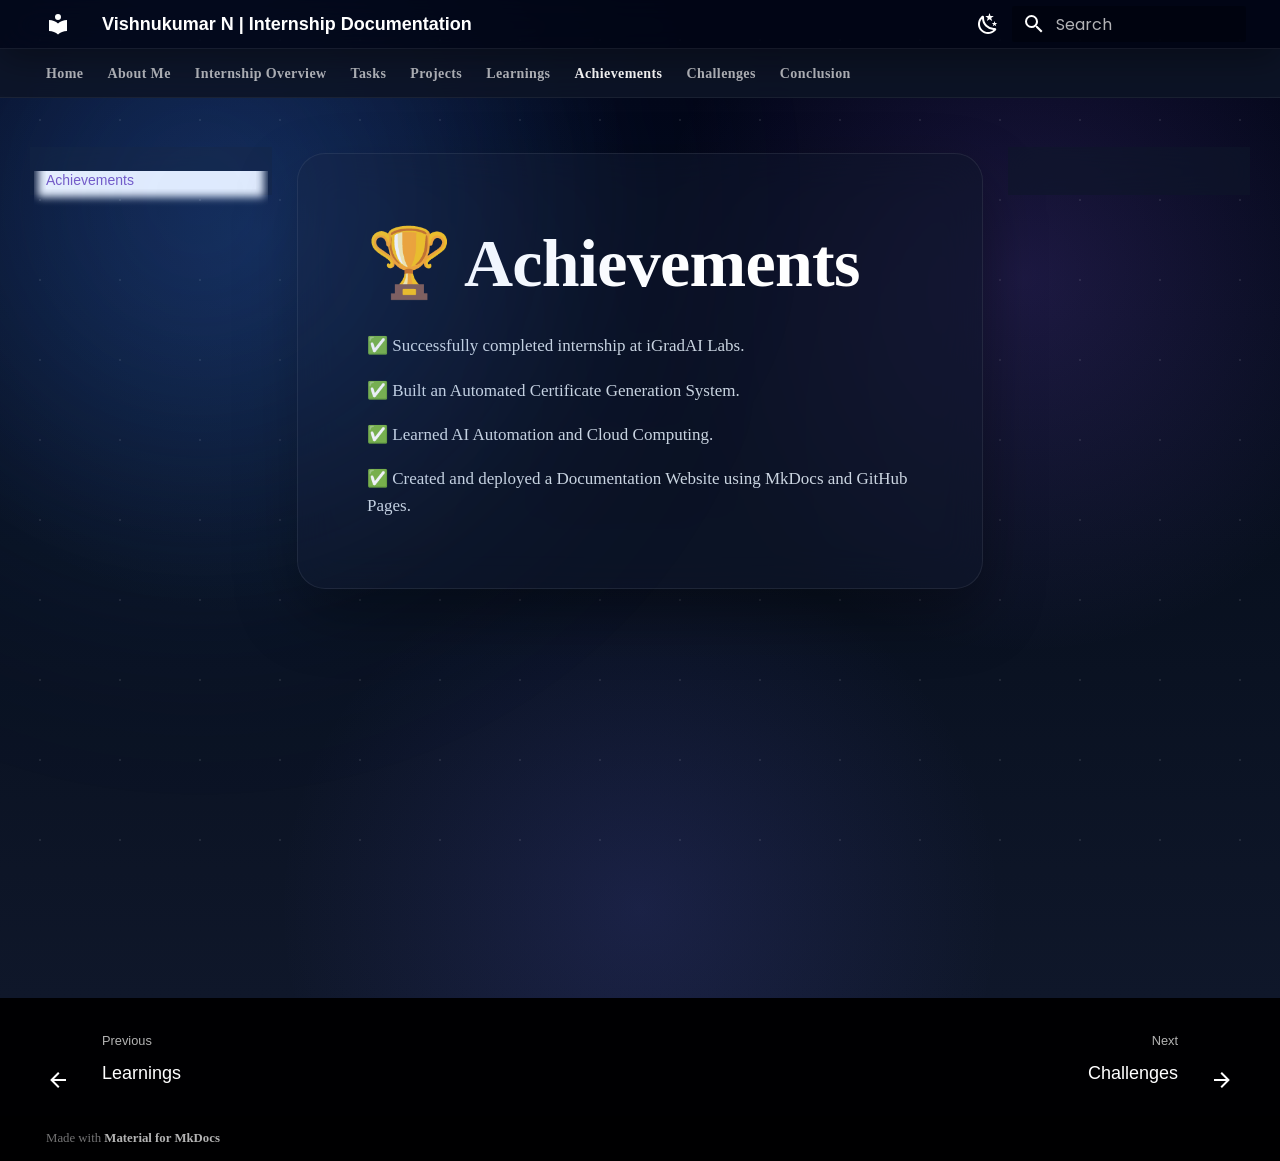
<file: achievements/index.html>
<!doctype html>
<html lang="en" class="no-js">
  <head>
    
      <meta charset="utf-8">
      <meta name="viewport" content="width=device-width,initial-scale=1">
      
        <meta name="description" content="My Internship Journey at iGradAI Labs">
      
      
        <meta name="author" content="Vishnukumar N">
      
      
      
        <link rel="prev" href="../learnings/">
      
      
        <link rel="next" href="../challenges/">
      
      
        
      
      
      <link rel="icon" href="../assets/images/favicon.png">
      <meta name="generator" content="mkdocs-1.6.1, mkdocs-material-9.7.6">
    
    
      
        <title>Achievements - Vishnukumar N | Internship Documentation</title>
      
    
    
      <link rel="stylesheet" href="../assets/stylesheets/main.484c7ddc.min.css">
      
        
        <link rel="stylesheet" href="../assets/stylesheets/palette.ab4e12ef.min.css">
      
      


    
    
      
    
    
      
        
        
        <link rel="preconnect" href="https://fonts.gstatic.com" crossorigin>
        <link rel="stylesheet" href="https://fonts.googleapis.com/css?family=Poppins:300,300i,400,400i,700,700i%7CFira+Code:400,400i,700,700i&display=fallback">
        <style>:root{--md-text-font:"Poppins";--md-code-font:"Fira Code"}</style>
      
    
    
      <link rel="stylesheet" href="../stylesheets/extra.css">
    
    <script>__md_scope=new URL("..",location),__md_hash=e=>[...e].reduce(((e,_)=>(e<<5)-e+_.charCodeAt(0)),0),__md_get=(e,_=localStorage,t=__md_scope)=>JSON.parse(_.getItem(t.pathname+"."+e)),__md_set=(e,_,t=localStorage,a=__md_scope)=>{try{t.setItem(a.pathname+"."+e,JSON.stringify(_))}catch(e){}}</script>
    
      

    
    
  </head>
  
  
    
    
      
    
    
    
    
    <body dir="ltr" data-md-color-scheme="default" data-md-color-primary="deep-purple" data-md-color-accent="cyan">
  
    
    <input class="md-toggle" data-md-toggle="drawer" type="checkbox" id="__drawer" autocomplete="off">
    <input class="md-toggle" data-md-toggle="search" type="checkbox" id="__search" autocomplete="off">
    <label class="md-overlay" for="__drawer"></label>
    <div data-md-component="skip">
      
        
        <a href="#achievements" class="md-skip">
          Skip to content
        </a>
      
    </div>
    <div data-md-component="announce">
      
    </div>
    
    
      

<header class="md-header" data-md-component="header">
  <nav class="md-header__inner md-grid" aria-label="Header">
    <a href=".." title="Vishnukumar N | Internship Documentation" class="md-header__button md-logo" aria-label="Vishnukumar N | Internship Documentation" data-md-component="logo">
      
  
  <svg xmlns="http://www.w3.org/2000/svg" viewBox="0 0 24 24"><path d="M12 8a3 3 0 0 0 3-3 3 3 0 0 0-3-3 3 3 0 0 0-3 3 3 3 0 0 0 3 3m0 3.54C9.64 9.35 6.5 8 3 8v11c3.5 0 6.64 1.35 9 3.54 2.36-2.19 5.5-3.54 9-3.54V8c-3.5 0-6.64 1.35-9 3.54"/></svg>

    </a>
    <label class="md-header__button md-icon" for="__drawer">
      
      <svg xmlns="http://www.w3.org/2000/svg" viewBox="0 0 24 24"><path d="M3 6h18v2H3zm0 5h18v2H3zm0 5h18v2H3z"/></svg>
    </label>
    <div class="md-header__title" data-md-component="header-title">
      <div class="md-header__ellipsis">
        <div class="md-header__topic">
          <span class="md-ellipsis">
            Vishnukumar N | Internship Documentation
          </span>
        </div>
        <div class="md-header__topic" data-md-component="header-topic">
          <span class="md-ellipsis">
            
              Achievements
            
          </span>
        </div>
      </div>
    </div>
    
      
        <form class="md-header__option" data-md-component="palette">
  
    
    
    
    <input class="md-option" data-md-color-media="" data-md-color-scheme="default" data-md-color-primary="deep-purple" data-md-color-accent="cyan"  aria-label="Dark mode"  type="radio" name="__palette" id="__palette_0">
    
      <label class="md-header__button md-icon" title="Dark mode" for="__palette_1" hidden>
        <svg xmlns="http://www.w3.org/2000/svg" viewBox="0 0 24 24"><path d="m17.75 4.09-2.53 1.94.91 3.06-2.63-1.81-2.63 1.81.91-3.06-2.53-1.94L12.44 4l1.06-3 1.06 3zm3.5 6.91-1.64 1.25.59 1.98-1.7-1.17-1.7 1.17.59-1.98L15.75 11l2.06-.05L18.5 9l.69 1.95zm-2.28 4.95c.83-.08 1.72 1.1 1.19 1.85-.32.45-.66.87-1.08 1.27C15.17 23 8.84 23 4.94 19.07c-3.91-3.9-3.91-10.24 0-14.14.4-.4.82-.76 1.27-1.08.75-.53 1.93.36 1.85 1.19-.27 2.86.69 5.83 2.89 8.02a9.96 9.96 0 0 0 8.02 2.89m-1.64 2.02a12.08 12.08 0 0 1-7.8-3.47c-2.17-2.19-3.33-5-3.49-7.82-2.81 3.14-2.7 7.96.31 10.98 3.02 3.01 7.84 3.12 10.98.31"/></svg>
      </label>
    
  
    
    
    
    <input class="md-option" data-md-color-media="" data-md-color-scheme="slate" data-md-color-primary="deep-purple" data-md-color-accent="lime"  aria-label="Light mode"  type="radio" name="__palette" id="__palette_1">
    
      <label class="md-header__button md-icon" title="Light mode" for="__palette_0" hidden>
        <svg xmlns="http://www.w3.org/2000/svg" viewBox="0 0 24 24"><path d="M12 7a5 5 0 0 1 5 5 5 5 0 0 1-5 5 5 5 0 0 1-5-5 5 5 0 0 1 5-5m0 2a3 3 0 0 0-3 3 3 3 0 0 0 3 3 3 3 0 0 0 3-3 3 3 0 0 0-3-3m0-7 2.39 3.42C13.65 5.15 12.84 5 12 5s-1.65.15-2.39.42zM3.34 7l4.16-.35A7.2 7.2 0 0 0 5.94 8.5c-.44.74-.69 1.5-.83 2.29zm.02 10 1.76-3.77a7.131 7.131 0 0 0 2.38 4.14zM20.65 7l-1.77 3.79a7.02 7.02 0 0 0-2.38-4.15zm-.01 10-4.14.36c.59-.51 1.12-1.14 1.54-1.86.42-.73.69-1.5.83-2.29zM12 22l-2.41-3.44c.74.27 1.55.44 2.41.44.82 0 1.63-.17 2.37-.44z"/></svg>
      </label>
    
  
</form>
      
    
    
      <script>var palette=__md_get("__palette");if(palette&&palette.color){if("(prefers-color-scheme)"===palette.color.media){var media=matchMedia("(prefers-color-scheme: light)"),input=document.querySelector(media.matches?"[data-md-color-media='(prefers-color-scheme: light)']":"[data-md-color-media='(prefers-color-scheme: dark)']");palette.color.media=input.getAttribute("data-md-color-media"),palette.color.scheme=input.getAttribute("data-md-color-scheme"),palette.color.primary=input.getAttribute("data-md-color-primary"),palette.color.accent=input.getAttribute("data-md-color-accent")}for(var[key,value]of Object.entries(palette.color))document.body.setAttribute("data-md-color-"+key,value)}</script>
    
    
    
      
      
        <label class="md-header__button md-icon" for="__search">
          
          <svg xmlns="http://www.w3.org/2000/svg" viewBox="0 0 24 24"><path d="M9.5 3A6.5 6.5 0 0 1 16 9.5c0 1.61-.59 3.09-1.56 4.23l.27.27h.79l5 5-1.5 1.5-5-5v-.79l-.27-.27A6.52 6.52 0 0 1 9.5 16 6.5 6.5 0 0 1 3 9.5 6.5 6.5 0 0 1 9.5 3m0 2C7 5 5 7 5 9.5S7 14 9.5 14 14 12 14 9.5 12 5 9.5 5"/></svg>
        </label>
        <div class="md-search" data-md-component="search" role="dialog">
  <label class="md-search__overlay" for="__search"></label>
  <div class="md-search__inner" role="search">
    <form class="md-search__form" name="search">
      <input type="text" class="md-search__input" name="query" aria-label="Search" placeholder="Search" autocapitalize="off" autocorrect="off" autocomplete="off" spellcheck="false" data-md-component="search-query" required>
      <label class="md-search__icon md-icon" for="__search">
        
        <svg xmlns="http://www.w3.org/2000/svg" viewBox="0 0 24 24"><path d="M9.5 3A6.5 6.5 0 0 1 16 9.5c0 1.61-.59 3.09-1.56 4.23l.27.27h.79l5 5-1.5 1.5-5-5v-.79l-.27-.27A6.52 6.52 0 0 1 9.5 16 6.5 6.5 0 0 1 3 9.5 6.5 6.5 0 0 1 9.5 3m0 2C7 5 5 7 5 9.5S7 14 9.5 14 14 12 14 9.5 12 5 9.5 5"/></svg>
        
        <svg xmlns="http://www.w3.org/2000/svg" viewBox="0 0 24 24"><path d="M20 11v2H8l5.5 5.5-1.42 1.42L4.16 12l7.92-7.92L13.5 5.5 8 11z"/></svg>
      </label>
      <nav class="md-search__options" aria-label="Search">
        
        <button type="reset" class="md-search__icon md-icon" title="Clear" aria-label="Clear" tabindex="-1">
          
          <svg xmlns="http://www.w3.org/2000/svg" viewBox="0 0 24 24"><path d="M19 6.41 17.59 5 12 10.59 6.41 5 5 6.41 10.59 12 5 17.59 6.41 19 12 13.41 17.59 19 19 17.59 13.41 12z"/></svg>
        </button>
      </nav>
      
        <div class="md-search__suggest" data-md-component="search-suggest"></div>
      
    </form>
    <div class="md-search__output">
      <div class="md-search__scrollwrap" tabindex="0" data-md-scrollfix>
        <div class="md-search-result" data-md-component="search-result">
          <div class="md-search-result__meta">
            Initializing search
          </div>
          <ol class="md-search-result__list" role="presentation"></ol>
        </div>
      </div>
    </div>
  </div>
</div>
      
    
    
  </nav>
  
</header>
    
    <div class="md-container" data-md-component="container">
      
      
        
          
            
<nav class="md-tabs" aria-label="Tabs" data-md-component="tabs">
  <div class="md-grid">
    <ul class="md-tabs__list">
      
        
  
  
  
  
    <li class="md-tabs__item">
      <a href=".." class="md-tabs__link">
        
  
  
    
  
  Home

      </a>
    </li>
  

      
        
  
  
  
  
    <li class="md-tabs__item">
      <a href="../about/" class="md-tabs__link">
        
  
  
    
  
  About Me

      </a>
    </li>
  

      
        
  
  
  
  
    <li class="md-tabs__item">
      <a href="../overview/" class="md-tabs__link">
        
  
  
    
  
  Internship Overview

      </a>
    </li>
  

      
        
  
  
  
  
    <li class="md-tabs__item">
      <a href="../tasks/" class="md-tabs__link">
        
  
  
    
  
  Tasks

      </a>
    </li>
  

      
        
  
  
  
  
    <li class="md-tabs__item">
      <a href="../projects/" class="md-tabs__link">
        
  
  
    
  
  Projects

      </a>
    </li>
  

      
        
  
  
  
  
    <li class="md-tabs__item">
      <a href="../learnings/" class="md-tabs__link">
        
  
  
    
  
  Learnings

      </a>
    </li>
  

      
        
  
  
  
    
  
  
    <li class="md-tabs__item md-tabs__item--active">
      <a href="./" class="md-tabs__link">
        
  
  
    
  
  Achievements

      </a>
    </li>
  

      
        
  
  
  
  
    <li class="md-tabs__item">
      <a href="../challenges/" class="md-tabs__link">
        
  
  
    
  
  Challenges

      </a>
    </li>
  

      
        
  
  
  
  
    <li class="md-tabs__item">
      <a href="../conclusion/" class="md-tabs__link">
        
  
  
    
  
  Conclusion

      </a>
    </li>
  

      
    </ul>
  </div>
</nav>
          
        
      
      <main class="md-main" data-md-component="main">
        <div class="md-main__inner md-grid">
          
            
              
              <div class="md-sidebar md-sidebar--primary" data-md-component="sidebar" data-md-type="navigation" >
                <div class="md-sidebar__scrollwrap">
                  <div class="md-sidebar__inner">
                    


  


<nav class="md-nav md-nav--primary md-nav--lifted" aria-label="Navigation" data-md-level="0">
  <label class="md-nav__title" for="__drawer">
    <a href=".." title="Vishnukumar N | Internship Documentation" class="md-nav__button md-logo" aria-label="Vishnukumar N | Internship Documentation" data-md-component="logo">
      
  
  <svg xmlns="http://www.w3.org/2000/svg" viewBox="0 0 24 24"><path d="M12 8a3 3 0 0 0 3-3 3 3 0 0 0-3-3 3 3 0 0 0-3 3 3 3 0 0 0 3 3m0 3.54C9.64 9.35 6.5 8 3 8v11c3.5 0 6.64 1.35 9 3.54 2.36-2.19 5.5-3.54 9-3.54V8c-3.5 0-6.64 1.35-9 3.54"/></svg>

    </a>
    Vishnukumar N | Internship Documentation
  </label>
  
  <ul class="md-nav__list" data-md-scrollfix>
    
      
      
  
  
  
  
    <li class="md-nav__item">
      <a href=".." class="md-nav__link">
        
  
  
  <span class="md-ellipsis">
    
  
    Home
  

    
  </span>
  
  

      </a>
    </li>
  

    
      
      
  
  
  
  
    <li class="md-nav__item">
      <a href="../about/" class="md-nav__link">
        
  
  
  <span class="md-ellipsis">
    
  
    About Me
  

    
  </span>
  
  

      </a>
    </li>
  

    
      
      
  
  
  
  
    <li class="md-nav__item">
      <a href="../overview/" class="md-nav__link">
        
  
  
  <span class="md-ellipsis">
    
  
    Internship Overview
  

    
  </span>
  
  

      </a>
    </li>
  

    
      
      
  
  
  
  
    <li class="md-nav__item">
      <a href="../tasks/" class="md-nav__link">
        
  
  
  <span class="md-ellipsis">
    
  
    Tasks
  

    
  </span>
  
  

      </a>
    </li>
  

    
      
      
  
  
  
  
    <li class="md-nav__item">
      <a href="../projects/" class="md-nav__link">
        
  
  
  <span class="md-ellipsis">
    
  
    Projects
  

    
  </span>
  
  

      </a>
    </li>
  

    
      
      
  
  
  
  
    <li class="md-nav__item">
      <a href="../learnings/" class="md-nav__link">
        
  
  
  <span class="md-ellipsis">
    
  
    Learnings
  

    
  </span>
  
  

      </a>
    </li>
  

    
      
      
  
  
    
  
  
  
    <li class="md-nav__item md-nav__item--active">
      
      <input class="md-nav__toggle md-toggle" type="checkbox" id="__toc">
      
      
        
      
      
      <a href="./" class="md-nav__link md-nav__link--active">
        
  
  
  <span class="md-ellipsis">
    
  
    Achievements
  

    
  </span>
  
  

      </a>
      
    </li>
  

    
      
      
  
  
  
  
    <li class="md-nav__item">
      <a href="../challenges/" class="md-nav__link">
        
  
  
  <span class="md-ellipsis">
    
  
    Challenges
  

    
  </span>
  
  

      </a>
    </li>
  

    
      
      
  
  
  
  
    <li class="md-nav__item">
      <a href="../conclusion/" class="md-nav__link">
        
  
  
  <span class="md-ellipsis">
    
  
    Conclusion
  

    
  </span>
  
  

      </a>
    </li>
  

    
  </ul>
</nav>
                  </div>
                </div>
              </div>
            
            
              
              <div class="md-sidebar md-sidebar--secondary" data-md-component="sidebar" data-md-type="toc" >
                <div class="md-sidebar__scrollwrap">
                  <div class="md-sidebar__inner">
                    

<nav class="md-nav md-nav--secondary" aria-label="Table of contents">
  
  
  
    
  
  
</nav>
                  </div>
                </div>
              </div>
            
          
          
            <div class="md-content" data-md-component="content">
              
              <article class="md-content__inner md-typeset">
                
                  



<h1 id="achievements">🏆 Achievements</h1>
<p>✅ Successfully completed internship at iGradAI Labs.</p>
<p>✅ Built an Automated Certificate Generation System.</p>
<p>✅ Learned AI Automation and Cloud Computing.</p>
<p>✅ Created and deployed a Documentation Website using MkDocs and GitHub Pages.</p>












                
              </article>
            </div>
          
          
<script>var target=document.getElementById(location.hash.slice(1));target&&target.name&&(target.checked=target.name.startsWith("__tabbed_"))</script>
        </div>
        
          <button type="button" class="md-top md-icon" data-md-component="top" hidden>
  
  <svg xmlns="http://www.w3.org/2000/svg" viewBox="0 0 24 24"><path d="M13 20h-2V8l-5.5 5.5-1.42-1.42L12 4.16l7.92 7.92-1.42 1.42L13 8z"/></svg>
  Back to top
</button>
        
      </main>
      
        <footer class="md-footer">
  
    
      
      <nav class="md-footer__inner md-grid" aria-label="Footer" >
        
          
          <a href="../learnings/" class="md-footer__link md-footer__link--prev" aria-label="Previous: Learnings">
            <div class="md-footer__button md-icon">
              
              <svg xmlns="http://www.w3.org/2000/svg" viewBox="0 0 24 24"><path d="M20 11v2H8l5.5 5.5-1.42 1.42L4.16 12l7.92-7.92L13.5 5.5 8 11z"/></svg>
            </div>
            <div class="md-footer__title">
              <span class="md-footer__direction">
                Previous
              </span>
              <div class="md-ellipsis">
                Learnings
              </div>
            </div>
          </a>
        
        
          
          <a href="../challenges/" class="md-footer__link md-footer__link--next" aria-label="Next: Challenges">
            <div class="md-footer__title">
              <span class="md-footer__direction">
                Next
              </span>
              <div class="md-ellipsis">
                Challenges
              </div>
            </div>
            <div class="md-footer__button md-icon">
              
              <svg xmlns="http://www.w3.org/2000/svg" viewBox="0 0 24 24"><path d="M4 11v2h12l-5.5 5.5 1.42 1.42L19.84 12l-7.92-7.92L10.5 5.5 16 11z"/></svg>
            </div>
          </a>
        
      </nav>
    
  
  <div class="md-footer-meta md-typeset">
    <div class="md-footer-meta__inner md-grid">
      <div class="md-copyright">
  
  
    Made with
    <a href="https://squidfunk.github.io/mkdocs-material/" target="_blank" rel="noopener">
      Material for MkDocs
    </a>
  
</div>
      
    </div>
  </div>
</footer>
      
    </div>
    <div class="md-dialog" data-md-component="dialog">
      <div class="md-dialog__inner md-typeset"></div>
    </div>
    
    
    
      
      
      <script id="__config" type="application/json">{"annotate": null, "base": "..", "features": ["navigation.tabs", "navigation.sections", "navigation.top", "navigation.instant", "navigation.footer", "search.highlight", "search.suggest", "content.code.copy"], "search": "../assets/javascripts/workers/search.2c215733.min.js", "tags": null, "translations": {"clipboard.copied": "Copied to clipboard", "clipboard.copy": "Copy to clipboard", "search.result.more.one": "1 more on this page", "search.result.more.other": "# more on this page", "search.result.none": "No matching documents", "search.result.one": "1 matching document", "search.result.other": "# matching documents", "search.result.placeholder": "Type to start searching", "search.result.term.missing": "Missing", "select.version": "Select version"}, "version": null}</script>
    
    
      <script src="../assets/javascripts/bundle.79ae519e.min.js"></script>
      
    
  </body>
</html>
</file>
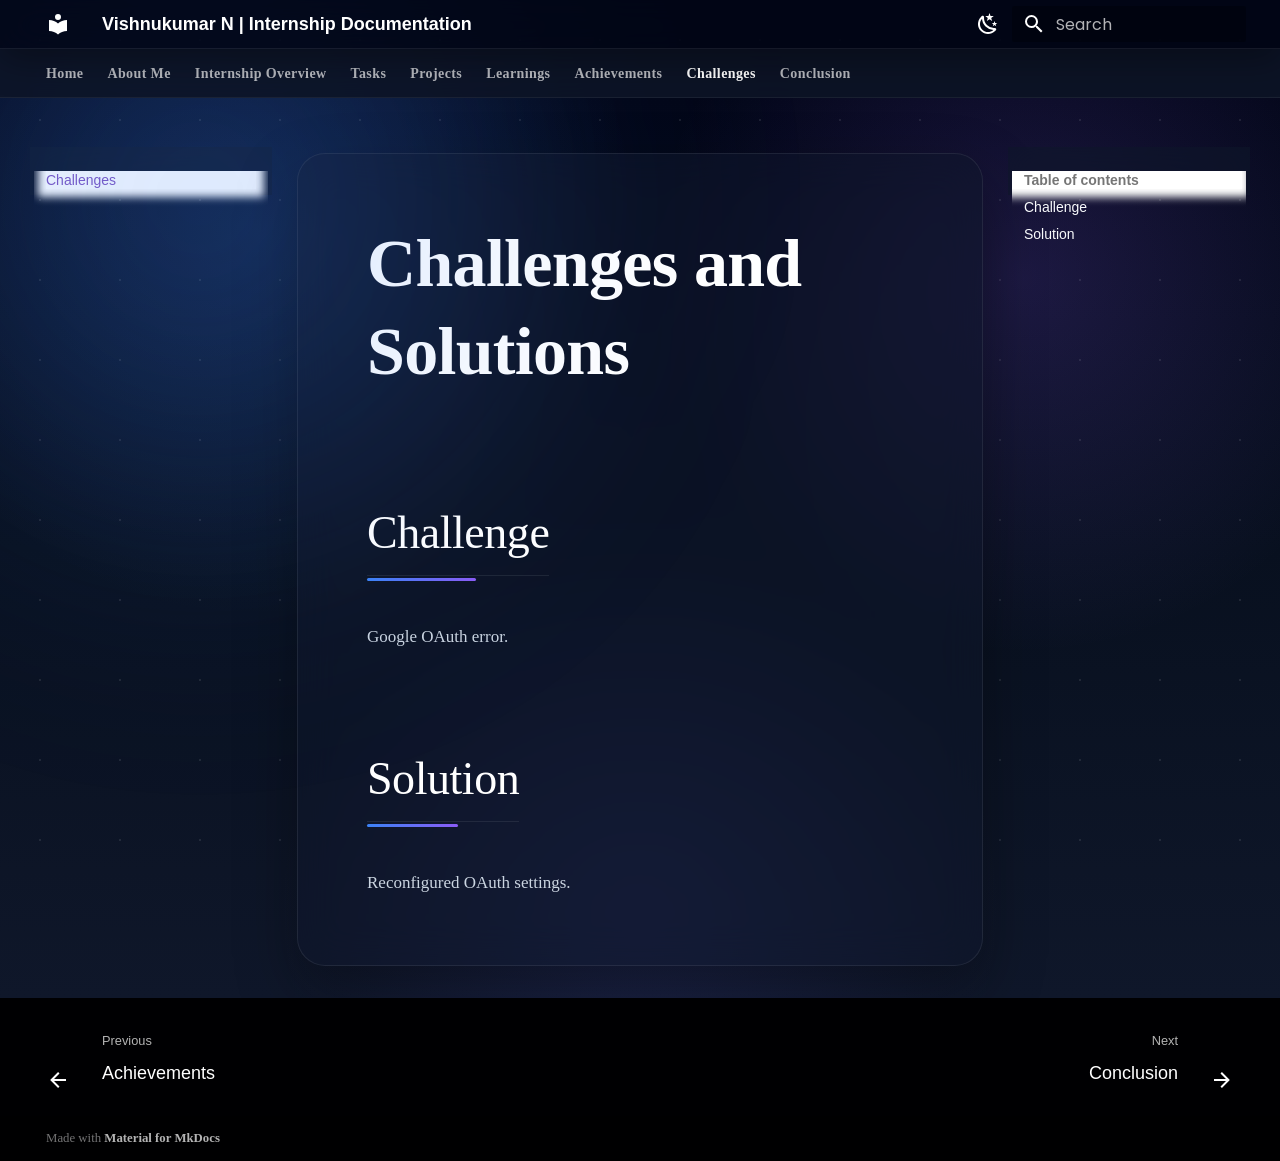
<file: challenges/index.html>
<!doctype html>
<html lang="en" class="no-js">
  <head>
    
      <meta charset="utf-8">
      <meta name="viewport" content="width=device-width,initial-scale=1">
      
        <meta name="description" content="My Internship Journey at iGradAI Labs">
      
      
        <meta name="author" content="Vishnukumar N">
      
      
      
        <link rel="prev" href="../achievements/">
      
      
        <link rel="next" href="../conclusion/">
      
      
        
      
      
      <link rel="icon" href="../assets/images/favicon.png">
      <meta name="generator" content="mkdocs-1.6.1, mkdocs-material-9.7.6">
    
    
      
        <title>Challenges - Vishnukumar N | Internship Documentation</title>
      
    
    
      <link rel="stylesheet" href="../assets/stylesheets/main.484c7ddc.min.css">
      
        
        <link rel="stylesheet" href="../assets/stylesheets/palette.ab4e12ef.min.css">
      
      


    
    
      
    
    
      
        
        
        <link rel="preconnect" href="https://fonts.gstatic.com" crossorigin>
        <link rel="stylesheet" href="https://fonts.googleapis.com/css?family=Poppins:300,300i,400,400i,700,700i%7CFira+Code:400,400i,700,700i&display=fallback">
        <style>:root{--md-text-font:"Poppins";--md-code-font:"Fira Code"}</style>
      
    
    
      <link rel="stylesheet" href="../stylesheets/extra.css">
    
    <script>__md_scope=new URL("..",location),__md_hash=e=>[...e].reduce(((e,_)=>(e<<5)-e+_.charCodeAt(0)),0),__md_get=(e,_=localStorage,t=__md_scope)=>JSON.parse(_.getItem(t.pathname+"."+e)),__md_set=(e,_,t=localStorage,a=__md_scope)=>{try{t.setItem(a.pathname+"."+e,JSON.stringify(_))}catch(e){}}</script>
    
      

    
    
  </head>
  
  
    
    
      
    
    
    
    
    <body dir="ltr" data-md-color-scheme="default" data-md-color-primary="deep-purple" data-md-color-accent="cyan">
  
    
    <input class="md-toggle" data-md-toggle="drawer" type="checkbox" id="__drawer" autocomplete="off">
    <input class="md-toggle" data-md-toggle="search" type="checkbox" id="__search" autocomplete="off">
    <label class="md-overlay" for="__drawer"></label>
    <div data-md-component="skip">
      
        
        <a href="#challenges-and-solutions" class="md-skip">
          Skip to content
        </a>
      
    </div>
    <div data-md-component="announce">
      
    </div>
    
    
      

<header class="md-header" data-md-component="header">
  <nav class="md-header__inner md-grid" aria-label="Header">
    <a href=".." title="Vishnukumar N | Internship Documentation" class="md-header__button md-logo" aria-label="Vishnukumar N | Internship Documentation" data-md-component="logo">
      
  
  <svg xmlns="http://www.w3.org/2000/svg" viewBox="0 0 24 24"><path d="M12 8a3 3 0 0 0 3-3 3 3 0 0 0-3-3 3 3 0 0 0-3 3 3 3 0 0 0 3 3m0 3.54C9.64 9.35 6.5 8 3 8v11c3.5 0 6.64 1.35 9 3.54 2.36-2.19 5.5-3.54 9-3.54V8c-3.5 0-6.64 1.35-9 3.54"/></svg>

    </a>
    <label class="md-header__button md-icon" for="__drawer">
      
      <svg xmlns="http://www.w3.org/2000/svg" viewBox="0 0 24 24"><path d="M3 6h18v2H3zm0 5h18v2H3zm0 5h18v2H3z"/></svg>
    </label>
    <div class="md-header__title" data-md-component="header-title">
      <div class="md-header__ellipsis">
        <div class="md-header__topic">
          <span class="md-ellipsis">
            Vishnukumar N | Internship Documentation
          </span>
        </div>
        <div class="md-header__topic" data-md-component="header-topic">
          <span class="md-ellipsis">
            
              Challenges
            
          </span>
        </div>
      </div>
    </div>
    
      
        <form class="md-header__option" data-md-component="palette">
  
    
    
    
    <input class="md-option" data-md-color-media="" data-md-color-scheme="default" data-md-color-primary="deep-purple" data-md-color-accent="cyan"  aria-label="Dark mode"  type="radio" name="__palette" id="__palette_0">
    
      <label class="md-header__button md-icon" title="Dark mode" for="__palette_1" hidden>
        <svg xmlns="http://www.w3.org/2000/svg" viewBox="0 0 24 24"><path d="m17.75 4.09-2.53 1.94.91 3.06-2.63-1.81-2.63 1.81.91-3.06-2.53-1.94L12.44 4l1.06-3 1.06 3zm3.5 6.91-1.64 1.25.59 1.98-1.7-1.17-1.7 1.17.59-1.98L15.75 11l2.06-.05L18.5 9l.69 1.95zm-2.28 4.95c.83-.08 1.72 1.1 1.19 1.85-.32.45-.66.87-1.08 1.27C15.17 23 8.84 23 4.94 19.07c-3.91-3.9-3.91-10.24 0-14.14.4-.4.82-.76 1.27-1.08.75-.53 1.93.36 1.85 1.19-.27 2.86.69 5.83 2.89 8.02a9.96 9.96 0 0 0 8.02 2.89m-1.64 2.02a12.08 12.08 0 0 1-7.8-3.47c-2.17-2.19-3.33-5-3.49-7.82-2.81 3.14-2.7 7.96.31 10.98 3.02 3.01 7.84 3.12 10.98.31"/></svg>
      </label>
    
  
    
    
    
    <input class="md-option" data-md-color-media="" data-md-color-scheme="slate" data-md-color-primary="deep-purple" data-md-color-accent="lime"  aria-label="Light mode"  type="radio" name="__palette" id="__palette_1">
    
      <label class="md-header__button md-icon" title="Light mode" for="__palette_0" hidden>
        <svg xmlns="http://www.w3.org/2000/svg" viewBox="0 0 24 24"><path d="M12 7a5 5 0 0 1 5 5 5 5 0 0 1-5 5 5 5 0 0 1-5-5 5 5 0 0 1 5-5m0 2a3 3 0 0 0-3 3 3 3 0 0 0 3 3 3 3 0 0 0 3-3 3 3 0 0 0-3-3m0-7 2.39 3.42C13.65 5.15 12.84 5 12 5s-1.65.15-2.39.42zM3.34 7l4.16-.35A7.2 7.2 0 0 0 5.94 8.5c-.44.74-.69 1.5-.83 2.29zm.02 10 1.76-3.77a7.131 7.131 0 0 0 2.38 4.14zM20.65 7l-1.77 3.79a7.02 7.02 0 0 0-2.38-4.15zm-.01 10-4.14.36c.59-.51 1.12-1.14 1.54-1.86.42-.73.69-1.5.83-2.29zM12 22l-2.41-3.44c.74.27 1.55.44 2.41.44.82 0 1.63-.17 2.37-.44z"/></svg>
      </label>
    
  
</form>
      
    
    
      <script>var palette=__md_get("__palette");if(palette&&palette.color){if("(prefers-color-scheme)"===palette.color.media){var media=matchMedia("(prefers-color-scheme: light)"),input=document.querySelector(media.matches?"[data-md-color-media='(prefers-color-scheme: light)']":"[data-md-color-media='(prefers-color-scheme: dark)']");palette.color.media=input.getAttribute("data-md-color-media"),palette.color.scheme=input.getAttribute("data-md-color-scheme"),palette.color.primary=input.getAttribute("data-md-color-primary"),palette.color.accent=input.getAttribute("data-md-color-accent")}for(var[key,value]of Object.entries(palette.color))document.body.setAttribute("data-md-color-"+key,value)}</script>
    
    
    
      
      
        <label class="md-header__button md-icon" for="__search">
          
          <svg xmlns="http://www.w3.org/2000/svg" viewBox="0 0 24 24"><path d="M9.5 3A6.5 6.5 0 0 1 16 9.5c0 1.61-.59 3.09-1.56 4.23l.27.27h.79l5 5-1.5 1.5-5-5v-.79l-.27-.27A6.52 6.52 0 0 1 9.5 16 6.5 6.5 0 0 1 3 9.5 6.5 6.5 0 0 1 9.5 3m0 2C7 5 5 7 5 9.5S7 14 9.5 14 14 12 14 9.5 12 5 9.5 5"/></svg>
        </label>
        <div class="md-search" data-md-component="search" role="dialog">
  <label class="md-search__overlay" for="__search"></label>
  <div class="md-search__inner" role="search">
    <form class="md-search__form" name="search">
      <input type="text" class="md-search__input" name="query" aria-label="Search" placeholder="Search" autocapitalize="off" autocorrect="off" autocomplete="off" spellcheck="false" data-md-component="search-query" required>
      <label class="md-search__icon md-icon" for="__search">
        
        <svg xmlns="http://www.w3.org/2000/svg" viewBox="0 0 24 24"><path d="M9.5 3A6.5 6.5 0 0 1 16 9.5c0 1.61-.59 3.09-1.56 4.23l.27.27h.79l5 5-1.5 1.5-5-5v-.79l-.27-.27A6.52 6.52 0 0 1 9.5 16 6.5 6.5 0 0 1 3 9.5 6.5 6.5 0 0 1 9.5 3m0 2C7 5 5 7 5 9.5S7 14 9.5 14 14 12 14 9.5 12 5 9.5 5"/></svg>
        
        <svg xmlns="http://www.w3.org/2000/svg" viewBox="0 0 24 24"><path d="M20 11v2H8l5.5 5.5-1.42 1.42L4.16 12l7.92-7.92L13.5 5.5 8 11z"/></svg>
      </label>
      <nav class="md-search__options" aria-label="Search">
        
        <button type="reset" class="md-search__icon md-icon" title="Clear" aria-label="Clear" tabindex="-1">
          
          <svg xmlns="http://www.w3.org/2000/svg" viewBox="0 0 24 24"><path d="M19 6.41 17.59 5 12 10.59 6.41 5 5 6.41 10.59 12 5 17.59 6.41 19 12 13.41 17.59 19 19 17.59 13.41 12z"/></svg>
        </button>
      </nav>
      
        <div class="md-search__suggest" data-md-component="search-suggest"></div>
      
    </form>
    <div class="md-search__output">
      <div class="md-search__scrollwrap" tabindex="0" data-md-scrollfix>
        <div class="md-search-result" data-md-component="search-result">
          <div class="md-search-result__meta">
            Initializing search
          </div>
          <ol class="md-search-result__list" role="presentation"></ol>
        </div>
      </div>
    </div>
  </div>
</div>
      
    
    
  </nav>
  
</header>
    
    <div class="md-container" data-md-component="container">
      
      
        
          
            
<nav class="md-tabs" aria-label="Tabs" data-md-component="tabs">
  <div class="md-grid">
    <ul class="md-tabs__list">
      
        
  
  
  
  
    <li class="md-tabs__item">
      <a href=".." class="md-tabs__link">
        
  
  
    
  
  Home

      </a>
    </li>
  

      
        
  
  
  
  
    <li class="md-tabs__item">
      <a href="../about/" class="md-tabs__link">
        
  
  
    
  
  About Me

      </a>
    </li>
  

      
        
  
  
  
  
    <li class="md-tabs__item">
      <a href="../overview/" class="md-tabs__link">
        
  
  
    
  
  Internship Overview

      </a>
    </li>
  

      
        
  
  
  
  
    <li class="md-tabs__item">
      <a href="../tasks/" class="md-tabs__link">
        
  
  
    
  
  Tasks

      </a>
    </li>
  

      
        
  
  
  
  
    <li class="md-tabs__item">
      <a href="../projects/" class="md-tabs__link">
        
  
  
    
  
  Projects

      </a>
    </li>
  

      
        
  
  
  
  
    <li class="md-tabs__item">
      <a href="../learnings/" class="md-tabs__link">
        
  
  
    
  
  Learnings

      </a>
    </li>
  

      
        
  
  
  
  
    <li class="md-tabs__item">
      <a href="../achievements/" class="md-tabs__link">
        
  
  
    
  
  Achievements

      </a>
    </li>
  

      
        
  
  
  
    
  
  
    <li class="md-tabs__item md-tabs__item--active">
      <a href="./" class="md-tabs__link">
        
  
  
    
  
  Challenges

      </a>
    </li>
  

      
        
  
  
  
  
    <li class="md-tabs__item">
      <a href="../conclusion/" class="md-tabs__link">
        
  
  
    
  
  Conclusion

      </a>
    </li>
  

      
    </ul>
  </div>
</nav>
          
        
      
      <main class="md-main" data-md-component="main">
        <div class="md-main__inner md-grid">
          
            
              
              <div class="md-sidebar md-sidebar--primary" data-md-component="sidebar" data-md-type="navigation" >
                <div class="md-sidebar__scrollwrap">
                  <div class="md-sidebar__inner">
                    


  


<nav class="md-nav md-nav--primary md-nav--lifted" aria-label="Navigation" data-md-level="0">
  <label class="md-nav__title" for="__drawer">
    <a href=".." title="Vishnukumar N | Internship Documentation" class="md-nav__button md-logo" aria-label="Vishnukumar N | Internship Documentation" data-md-component="logo">
      
  
  <svg xmlns="http://www.w3.org/2000/svg" viewBox="0 0 24 24"><path d="M12 8a3 3 0 0 0 3-3 3 3 0 0 0-3-3 3 3 0 0 0-3 3 3 3 0 0 0 3 3m0 3.54C9.64 9.35 6.5 8 3 8v11c3.5 0 6.64 1.35 9 3.54 2.36-2.19 5.5-3.54 9-3.54V8c-3.5 0-6.64 1.35-9 3.54"/></svg>

    </a>
    Vishnukumar N | Internship Documentation
  </label>
  
  <ul class="md-nav__list" data-md-scrollfix>
    
      
      
  
  
  
  
    <li class="md-nav__item">
      <a href=".." class="md-nav__link">
        
  
  
  <span class="md-ellipsis">
    
  
    Home
  

    
  </span>
  
  

      </a>
    </li>
  

    
      
      
  
  
  
  
    <li class="md-nav__item">
      <a href="../about/" class="md-nav__link">
        
  
  
  <span class="md-ellipsis">
    
  
    About Me
  

    
  </span>
  
  

      </a>
    </li>
  

    
      
      
  
  
  
  
    <li class="md-nav__item">
      <a href="../overview/" class="md-nav__link">
        
  
  
  <span class="md-ellipsis">
    
  
    Internship Overview
  

    
  </span>
  
  

      </a>
    </li>
  

    
      
      
  
  
  
  
    <li class="md-nav__item">
      <a href="../tasks/" class="md-nav__link">
        
  
  
  <span class="md-ellipsis">
    
  
    Tasks
  

    
  </span>
  
  

      </a>
    </li>
  

    
      
      
  
  
  
  
    <li class="md-nav__item">
      <a href="../projects/" class="md-nav__link">
        
  
  
  <span class="md-ellipsis">
    
  
    Projects
  

    
  </span>
  
  

      </a>
    </li>
  

    
      
      
  
  
  
  
    <li class="md-nav__item">
      <a href="../learnings/" class="md-nav__link">
        
  
  
  <span class="md-ellipsis">
    
  
    Learnings
  

    
  </span>
  
  

      </a>
    </li>
  

    
      
      
  
  
  
  
    <li class="md-nav__item">
      <a href="../achievements/" class="md-nav__link">
        
  
  
  <span class="md-ellipsis">
    
  
    Achievements
  

    
  </span>
  
  

      </a>
    </li>
  

    
      
      
  
  
    
  
  
  
    <li class="md-nav__item md-nav__item--active">
      
      <input class="md-nav__toggle md-toggle" type="checkbox" id="__toc">
      
      
        
      
      
        <label class="md-nav__link md-nav__link--active" for="__toc">
          
  
  
  <span class="md-ellipsis">
    
  
    Challenges
  

    
  </span>
  
  

          <span class="md-nav__icon md-icon"></span>
        </label>
      
      <a href="./" class="md-nav__link md-nav__link--active">
        
  
  
  <span class="md-ellipsis">
    
  
    Challenges
  

    
  </span>
  
  

      </a>
      
        

<nav class="md-nav md-nav--secondary" aria-label="Table of contents">
  
  
  
    
  
  
    <label class="md-nav__title" for="__toc">
      <span class="md-nav__icon md-icon"></span>
      Table of contents
    </label>
    <ul class="md-nav__list" data-md-component="toc" data-md-scrollfix>
      
        <li class="md-nav__item">
  <a href="#challenge" class="md-nav__link">
    <span class="md-ellipsis">
      
        Challenge
      
    </span>
  </a>
  
</li>
      
        <li class="md-nav__item">
  <a href="#solution" class="md-nav__link">
    <span class="md-ellipsis">
      
        Solution
      
    </span>
  </a>
  
</li>
      
    </ul>
  
</nav>
      
    </li>
  

    
      
      
  
  
  
  
    <li class="md-nav__item">
      <a href="../conclusion/" class="md-nav__link">
        
  
  
  <span class="md-ellipsis">
    
  
    Conclusion
  

    
  </span>
  
  

      </a>
    </li>
  

    
  </ul>
</nav>
                  </div>
                </div>
              </div>
            
            
              
              <div class="md-sidebar md-sidebar--secondary" data-md-component="sidebar" data-md-type="toc" >
                <div class="md-sidebar__scrollwrap">
                  <div class="md-sidebar__inner">
                    

<nav class="md-nav md-nav--secondary" aria-label="Table of contents">
  
  
  
    
  
  
    <label class="md-nav__title" for="__toc">
      <span class="md-nav__icon md-icon"></span>
      Table of contents
    </label>
    <ul class="md-nav__list" data-md-component="toc" data-md-scrollfix>
      
        <li class="md-nav__item">
  <a href="#challenge" class="md-nav__link">
    <span class="md-ellipsis">
      
        Challenge
      
    </span>
  </a>
  
</li>
      
        <li class="md-nav__item">
  <a href="#solution" class="md-nav__link">
    <span class="md-ellipsis">
      
        Solution
      
    </span>
  </a>
  
</li>
      
    </ul>
  
</nav>
                  </div>
                </div>
              </div>
            
          
          
            <div class="md-content" data-md-component="content">
              
              <article class="md-content__inner md-typeset">
                
                  



<h1 id="challenges-and-solutions">Challenges and Solutions</h1>
<h2 id="challenge">Challenge</h2>
<p>Google OAuth error.</p>
<h2 id="solution">Solution</h2>
<p>Reconfigured OAuth settings.</p>












                
              </article>
            </div>
          
          
<script>var target=document.getElementById(location.hash.slice(1));target&&target.name&&(target.checked=target.name.startsWith("__tabbed_"))</script>
        </div>
        
          <button type="button" class="md-top md-icon" data-md-component="top" hidden>
  
  <svg xmlns="http://www.w3.org/2000/svg" viewBox="0 0 24 24"><path d="M13 20h-2V8l-5.5 5.5-1.42-1.42L12 4.16l7.92 7.92-1.42 1.42L13 8z"/></svg>
  Back to top
</button>
        
      </main>
      
        <footer class="md-footer">
  
    
      
      <nav class="md-footer__inner md-grid" aria-label="Footer" >
        
          
          <a href="../achievements/" class="md-footer__link md-footer__link--prev" aria-label="Previous: Achievements">
            <div class="md-footer__button md-icon">
              
              <svg xmlns="http://www.w3.org/2000/svg" viewBox="0 0 24 24"><path d="M20 11v2H8l5.5 5.5-1.42 1.42L4.16 12l7.92-7.92L13.5 5.5 8 11z"/></svg>
            </div>
            <div class="md-footer__title">
              <span class="md-footer__direction">
                Previous
              </span>
              <div class="md-ellipsis">
                Achievements
              </div>
            </div>
          </a>
        
        
          
          <a href="../conclusion/" class="md-footer__link md-footer__link--next" aria-label="Next: Conclusion">
            <div class="md-footer__title">
              <span class="md-footer__direction">
                Next
              </span>
              <div class="md-ellipsis">
                Conclusion
              </div>
            </div>
            <div class="md-footer__button md-icon">
              
              <svg xmlns="http://www.w3.org/2000/svg" viewBox="0 0 24 24"><path d="M4 11v2h12l-5.5 5.5 1.42 1.42L19.84 12l-7.92-7.92L10.5 5.5 16 11z"/></svg>
            </div>
          </a>
        
      </nav>
    
  
  <div class="md-footer-meta md-typeset">
    <div class="md-footer-meta__inner md-grid">
      <div class="md-copyright">
  
  
    Made with
    <a href="https://squidfunk.github.io/mkdocs-material/" target="_blank" rel="noopener">
      Material for MkDocs
    </a>
  
</div>
      
    </div>
  </div>
</footer>
      
    </div>
    <div class="md-dialog" data-md-component="dialog">
      <div class="md-dialog__inner md-typeset"></div>
    </div>
    
    
    
      
      
      <script id="__config" type="application/json">{"annotate": null, "base": "..", "features": ["navigation.tabs", "navigation.sections", "navigation.top", "navigation.instant", "navigation.footer", "search.highlight", "search.suggest", "content.code.copy"], "search": "../assets/javascripts/workers/search.2c215733.min.js", "tags": null, "translations": {"clipboard.copied": "Copied to clipboard", "clipboard.copy": "Copy to clipboard", "search.result.more.one": "1 more on this page", "search.result.more.other": "# more on this page", "search.result.none": "No matching documents", "search.result.one": "1 matching document", "search.result.other": "# matching documents", "search.result.placeholder": "Type to start searching", "search.result.term.missing": "Missing", "select.version": "Select version"}, "version": null}</script>
    
    
      <script src="../assets/javascripts/bundle.79ae519e.min.js"></script>
      
    
  </body>
</html>
</file>
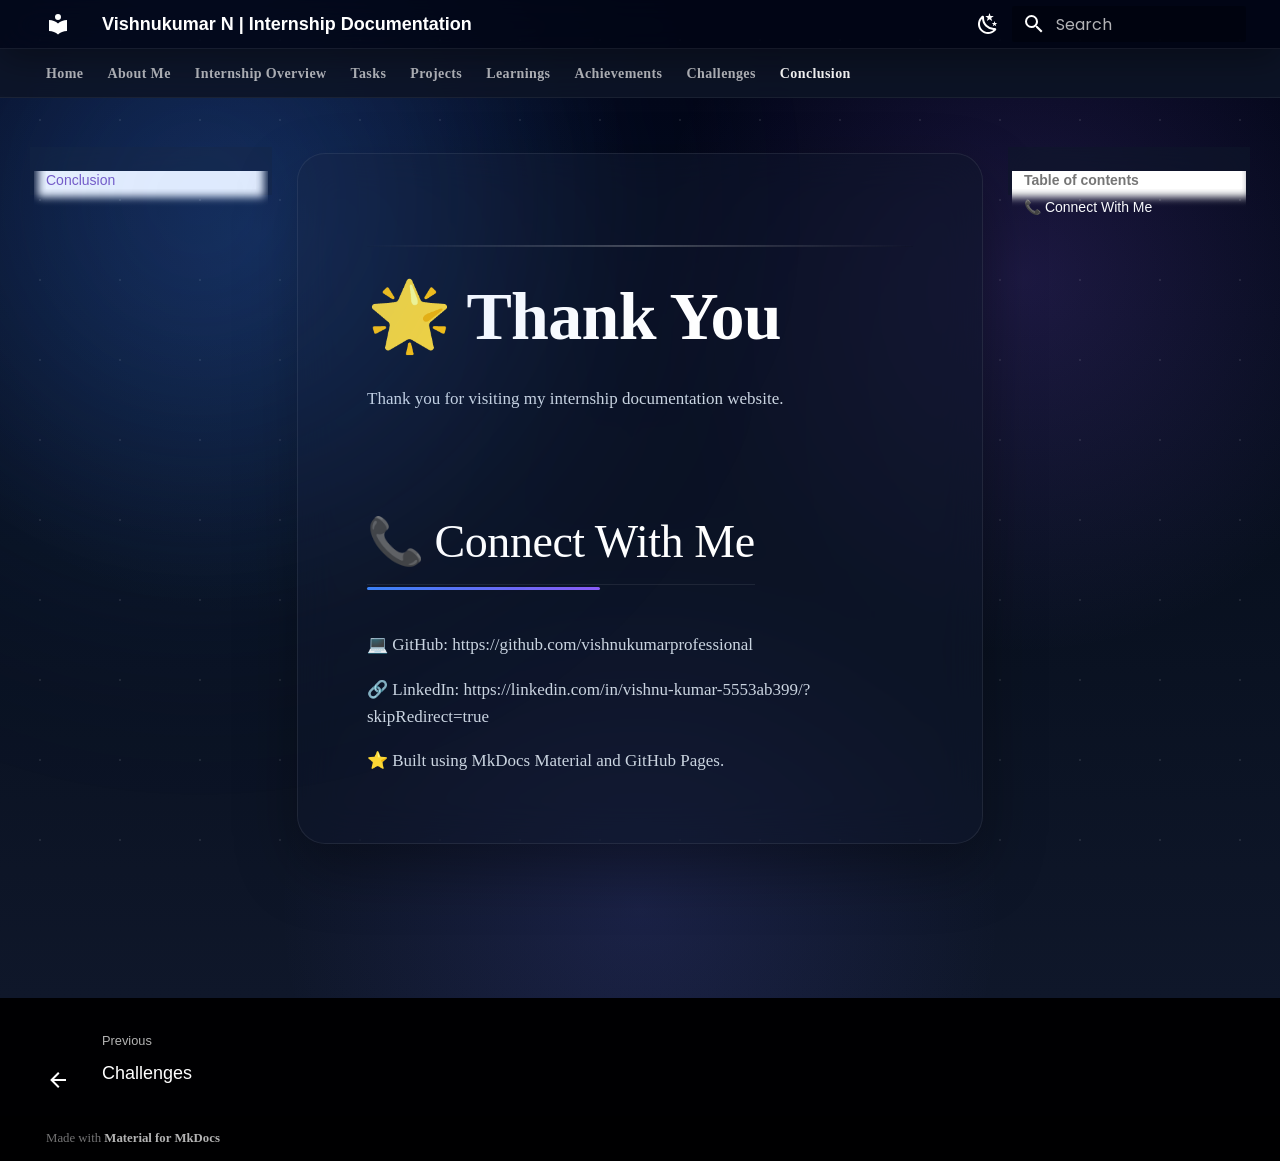
<file: conclusion/index.html>
<!doctype html>
<html lang="en" class="no-js">
  <head>
    
      <meta charset="utf-8">
      <meta name="viewport" content="width=device-width,initial-scale=1">
      
        <meta name="description" content="My Internship Journey at iGradAI Labs">
      
      
        <meta name="author" content="Vishnukumar N">
      
      
      
        <link rel="prev" href="../challenges/">
      
      
      
        
      
      
      <link rel="icon" href="../assets/images/favicon.png">
      <meta name="generator" content="mkdocs-1.6.1, mkdocs-material-9.7.6">
    
    
      
        <title>Conclusion - Vishnukumar N | Internship Documentation</title>
      
    
    
      <link rel="stylesheet" href="../assets/stylesheets/main.484c7ddc.min.css">
      
        
        <link rel="stylesheet" href="../assets/stylesheets/palette.ab4e12ef.min.css">
      
      


    
    
      
    
    
      
        
        
        <link rel="preconnect" href="https://fonts.gstatic.com" crossorigin>
        <link rel="stylesheet" href="https://fonts.googleapis.com/css?family=Poppins:300,300i,400,400i,700,700i%7CFira+Code:400,400i,700,700i&display=fallback">
        <style>:root{--md-text-font:"Poppins";--md-code-font:"Fira Code"}</style>
      
    
    
      <link rel="stylesheet" href="../stylesheets/extra.css">
    
    <script>__md_scope=new URL("..",location),__md_hash=e=>[...e].reduce(((e,_)=>(e<<5)-e+_.charCodeAt(0)),0),__md_get=(e,_=localStorage,t=__md_scope)=>JSON.parse(_.getItem(t.pathname+"."+e)),__md_set=(e,_,t=localStorage,a=__md_scope)=>{try{t.setItem(a.pathname+"."+e,JSON.stringify(_))}catch(e){}}</script>
    
      

    
    
  </head>
  
  
    
    
      
    
    
    
    
    <body dir="ltr" data-md-color-scheme="default" data-md-color-primary="deep-purple" data-md-color-accent="cyan">
  
    
    <input class="md-toggle" data-md-toggle="drawer" type="checkbox" id="__drawer" autocomplete="off">
    <input class="md-toggle" data-md-toggle="search" type="checkbox" id="__search" autocomplete="off">
    <label class="md-overlay" for="__drawer"></label>
    <div data-md-component="skip">
      
        
        <a href="#thank-you" class="md-skip">
          Skip to content
        </a>
      
    </div>
    <div data-md-component="announce">
      
    </div>
    
    
      

<header class="md-header" data-md-component="header">
  <nav class="md-header__inner md-grid" aria-label="Header">
    <a href=".." title="Vishnukumar N | Internship Documentation" class="md-header__button md-logo" aria-label="Vishnukumar N | Internship Documentation" data-md-component="logo">
      
  
  <svg xmlns="http://www.w3.org/2000/svg" viewBox="0 0 24 24"><path d="M12 8a3 3 0 0 0 3-3 3 3 0 0 0-3-3 3 3 0 0 0-3 3 3 3 0 0 0 3 3m0 3.54C9.64 9.35 6.5 8 3 8v11c3.5 0 6.64 1.35 9 3.54 2.36-2.19 5.5-3.54 9-3.54V8c-3.5 0-6.64 1.35-9 3.54"/></svg>

    </a>
    <label class="md-header__button md-icon" for="__drawer">
      
      <svg xmlns="http://www.w3.org/2000/svg" viewBox="0 0 24 24"><path d="M3 6h18v2H3zm0 5h18v2H3zm0 5h18v2H3z"/></svg>
    </label>
    <div class="md-header__title" data-md-component="header-title">
      <div class="md-header__ellipsis">
        <div class="md-header__topic">
          <span class="md-ellipsis">
            Vishnukumar N | Internship Documentation
          </span>
        </div>
        <div class="md-header__topic" data-md-component="header-topic">
          <span class="md-ellipsis">
            
              Conclusion
            
          </span>
        </div>
      </div>
    </div>
    
      
        <form class="md-header__option" data-md-component="palette">
  
    
    
    
    <input class="md-option" data-md-color-media="" data-md-color-scheme="default" data-md-color-primary="deep-purple" data-md-color-accent="cyan"  aria-label="Dark mode"  type="radio" name="__palette" id="__palette_0">
    
      <label class="md-header__button md-icon" title="Dark mode" for="__palette_1" hidden>
        <svg xmlns="http://www.w3.org/2000/svg" viewBox="0 0 24 24"><path d="m17.75 4.09-2.53 1.94.91 3.06-2.63-1.81-2.63 1.81.91-3.06-2.53-1.94L12.44 4l1.06-3 1.06 3zm3.5 6.91-1.64 1.25.59 1.98-1.7-1.17-1.7 1.17.59-1.98L15.75 11l2.06-.05L18.5 9l.69 1.95zm-2.28 4.95c.83-.08 1.72 1.1 1.19 1.85-.32.45-.66.87-1.08 1.27C15.17 23 8.84 23 4.94 19.07c-3.91-3.9-3.91-10.24 0-14.14.4-.4.82-.76 1.27-1.08.75-.53 1.93.36 1.85 1.19-.27 2.86.69 5.83 2.89 8.02a9.96 9.96 0 0 0 8.02 2.89m-1.64 2.02a12.08 12.08 0 0 1-7.8-3.47c-2.17-2.19-3.33-5-3.49-7.82-2.81 3.14-2.7 7.96.31 10.98 3.02 3.01 7.84 3.12 10.98.31"/></svg>
      </label>
    
  
    
    
    
    <input class="md-option" data-md-color-media="" data-md-color-scheme="slate" data-md-color-primary="deep-purple" data-md-color-accent="lime"  aria-label="Light mode"  type="radio" name="__palette" id="__palette_1">
    
      <label class="md-header__button md-icon" title="Light mode" for="__palette_0" hidden>
        <svg xmlns="http://www.w3.org/2000/svg" viewBox="0 0 24 24"><path d="M12 7a5 5 0 0 1 5 5 5 5 0 0 1-5 5 5 5 0 0 1-5-5 5 5 0 0 1 5-5m0 2a3 3 0 0 0-3 3 3 3 0 0 0 3 3 3 3 0 0 0 3-3 3 3 0 0 0-3-3m0-7 2.39 3.42C13.65 5.15 12.84 5 12 5s-1.65.15-2.39.42zM3.34 7l4.16-.35A7.2 7.2 0 0 0 5.94 8.5c-.44.74-.69 1.5-.83 2.29zm.02 10 1.76-3.77a7.131 7.131 0 0 0 2.38 4.14zM20.65 7l-1.77 3.79a7.02 7.02 0 0 0-2.38-4.15zm-.01 10-4.14.36c.59-.51 1.12-1.14 1.54-1.86.42-.73.69-1.5.83-2.29zM12 22l-2.41-3.44c.74.27 1.55.44 2.41.44.82 0 1.63-.17 2.37-.44z"/></svg>
      </label>
    
  
</form>
      
    
    
      <script>var palette=__md_get("__palette");if(palette&&palette.color){if("(prefers-color-scheme)"===palette.color.media){var media=matchMedia("(prefers-color-scheme: light)"),input=document.querySelector(media.matches?"[data-md-color-media='(prefers-color-scheme: light)']":"[data-md-color-media='(prefers-color-scheme: dark)']");palette.color.media=input.getAttribute("data-md-color-media"),palette.color.scheme=input.getAttribute("data-md-color-scheme"),palette.color.primary=input.getAttribute("data-md-color-primary"),palette.color.accent=input.getAttribute("data-md-color-accent")}for(var[key,value]of Object.entries(palette.color))document.body.setAttribute("data-md-color-"+key,value)}</script>
    
    
    
      
      
        <label class="md-header__button md-icon" for="__search">
          
          <svg xmlns="http://www.w3.org/2000/svg" viewBox="0 0 24 24"><path d="M9.5 3A6.5 6.5 0 0 1 16 9.5c0 1.61-.59 3.09-1.56 4.23l.27.27h.79l5 5-1.5 1.5-5-5v-.79l-.27-.27A6.52 6.52 0 0 1 9.5 16 6.5 6.5 0 0 1 3 9.5 6.5 6.5 0 0 1 9.5 3m0 2C7 5 5 7 5 9.5S7 14 9.5 14 14 12 14 9.5 12 5 9.5 5"/></svg>
        </label>
        <div class="md-search" data-md-component="search" role="dialog">
  <label class="md-search__overlay" for="__search"></label>
  <div class="md-search__inner" role="search">
    <form class="md-search__form" name="search">
      <input type="text" class="md-search__input" name="query" aria-label="Search" placeholder="Search" autocapitalize="off" autocorrect="off" autocomplete="off" spellcheck="false" data-md-component="search-query" required>
      <label class="md-search__icon md-icon" for="__search">
        
        <svg xmlns="http://www.w3.org/2000/svg" viewBox="0 0 24 24"><path d="M9.5 3A6.5 6.5 0 0 1 16 9.5c0 1.61-.59 3.09-1.56 4.23l.27.27h.79l5 5-1.5 1.5-5-5v-.79l-.27-.27A6.52 6.52 0 0 1 9.5 16 6.5 6.5 0 0 1 3 9.5 6.5 6.5 0 0 1 9.5 3m0 2C7 5 5 7 5 9.5S7 14 9.5 14 14 12 14 9.5 12 5 9.5 5"/></svg>
        
        <svg xmlns="http://www.w3.org/2000/svg" viewBox="0 0 24 24"><path d="M20 11v2H8l5.5 5.5-1.42 1.42L4.16 12l7.92-7.92L13.5 5.5 8 11z"/></svg>
      </label>
      <nav class="md-search__options" aria-label="Search">
        
        <button type="reset" class="md-search__icon md-icon" title="Clear" aria-label="Clear" tabindex="-1">
          
          <svg xmlns="http://www.w3.org/2000/svg" viewBox="0 0 24 24"><path d="M19 6.41 17.59 5 12 10.59 6.41 5 5 6.41 10.59 12 5 17.59 6.41 19 12 13.41 17.59 19 19 17.59 13.41 12z"/></svg>
        </button>
      </nav>
      
        <div class="md-search__suggest" data-md-component="search-suggest"></div>
      
    </form>
    <div class="md-search__output">
      <div class="md-search__scrollwrap" tabindex="0" data-md-scrollfix>
        <div class="md-search-result" data-md-component="search-result">
          <div class="md-search-result__meta">
            Initializing search
          </div>
          <ol class="md-search-result__list" role="presentation"></ol>
        </div>
      </div>
    </div>
  </div>
</div>
      
    
    
  </nav>
  
</header>
    
    <div class="md-container" data-md-component="container">
      
      
        
          
            
<nav class="md-tabs" aria-label="Tabs" data-md-component="tabs">
  <div class="md-grid">
    <ul class="md-tabs__list">
      
        
  
  
  
  
    <li class="md-tabs__item">
      <a href=".." class="md-tabs__link">
        
  
  
    
  
  Home

      </a>
    </li>
  

      
        
  
  
  
  
    <li class="md-tabs__item">
      <a href="../about/" class="md-tabs__link">
        
  
  
    
  
  About Me

      </a>
    </li>
  

      
        
  
  
  
  
    <li class="md-tabs__item">
      <a href="../overview/" class="md-tabs__link">
        
  
  
    
  
  Internship Overview

      </a>
    </li>
  

      
        
  
  
  
  
    <li class="md-tabs__item">
      <a href="../tasks/" class="md-tabs__link">
        
  
  
    
  
  Tasks

      </a>
    </li>
  

      
        
  
  
  
  
    <li class="md-tabs__item">
      <a href="../projects/" class="md-tabs__link">
        
  
  
    
  
  Projects

      </a>
    </li>
  

      
        
  
  
  
  
    <li class="md-tabs__item">
      <a href="../learnings/" class="md-tabs__link">
        
  
  
    
  
  Learnings

      </a>
    </li>
  

      
        
  
  
  
  
    <li class="md-tabs__item">
      <a href="../achievements/" class="md-tabs__link">
        
  
  
    
  
  Achievements

      </a>
    </li>
  

      
        
  
  
  
  
    <li class="md-tabs__item">
      <a href="../challenges/" class="md-tabs__link">
        
  
  
    
  
  Challenges

      </a>
    </li>
  

      
        
  
  
  
    
  
  
    <li class="md-tabs__item md-tabs__item--active">
      <a href="./" class="md-tabs__link">
        
  
  
    
  
  Conclusion

      </a>
    </li>
  

      
    </ul>
  </div>
</nav>
          
        
      
      <main class="md-main" data-md-component="main">
        <div class="md-main__inner md-grid">
          
            
              
              <div class="md-sidebar md-sidebar--primary" data-md-component="sidebar" data-md-type="navigation" >
                <div class="md-sidebar__scrollwrap">
                  <div class="md-sidebar__inner">
                    


  


<nav class="md-nav md-nav--primary md-nav--lifted" aria-label="Navigation" data-md-level="0">
  <label class="md-nav__title" for="__drawer">
    <a href=".." title="Vishnukumar N | Internship Documentation" class="md-nav__button md-logo" aria-label="Vishnukumar N | Internship Documentation" data-md-component="logo">
      
  
  <svg xmlns="http://www.w3.org/2000/svg" viewBox="0 0 24 24"><path d="M12 8a3 3 0 0 0 3-3 3 3 0 0 0-3-3 3 3 0 0 0-3 3 3 3 0 0 0 3 3m0 3.54C9.64 9.35 6.5 8 3 8v11c3.5 0 6.64 1.35 9 3.54 2.36-2.19 5.5-3.54 9-3.54V8c-3.5 0-6.64 1.35-9 3.54"/></svg>

    </a>
    Vishnukumar N | Internship Documentation
  </label>
  
  <ul class="md-nav__list" data-md-scrollfix>
    
      
      
  
  
  
  
    <li class="md-nav__item">
      <a href=".." class="md-nav__link">
        
  
  
  <span class="md-ellipsis">
    
  
    Home
  

    
  </span>
  
  

      </a>
    </li>
  

    
      
      
  
  
  
  
    <li class="md-nav__item">
      <a href="../about/" class="md-nav__link">
        
  
  
  <span class="md-ellipsis">
    
  
    About Me
  

    
  </span>
  
  

      </a>
    </li>
  

    
      
      
  
  
  
  
    <li class="md-nav__item">
      <a href="../overview/" class="md-nav__link">
        
  
  
  <span class="md-ellipsis">
    
  
    Internship Overview
  

    
  </span>
  
  

      </a>
    </li>
  

    
      
      
  
  
  
  
    <li class="md-nav__item">
      <a href="../tasks/" class="md-nav__link">
        
  
  
  <span class="md-ellipsis">
    
  
    Tasks
  

    
  </span>
  
  

      </a>
    </li>
  

    
      
      
  
  
  
  
    <li class="md-nav__item">
      <a href="../projects/" class="md-nav__link">
        
  
  
  <span class="md-ellipsis">
    
  
    Projects
  

    
  </span>
  
  

      </a>
    </li>
  

    
      
      
  
  
  
  
    <li class="md-nav__item">
      <a href="../learnings/" class="md-nav__link">
        
  
  
  <span class="md-ellipsis">
    
  
    Learnings
  

    
  </span>
  
  

      </a>
    </li>
  

    
      
      
  
  
  
  
    <li class="md-nav__item">
      <a href="../achievements/" class="md-nav__link">
        
  
  
  <span class="md-ellipsis">
    
  
    Achievements
  

    
  </span>
  
  

      </a>
    </li>
  

    
      
      
  
  
  
  
    <li class="md-nav__item">
      <a href="../challenges/" class="md-nav__link">
        
  
  
  <span class="md-ellipsis">
    
  
    Challenges
  

    
  </span>
  
  

      </a>
    </li>
  

    
      
      
  
  
    
  
  
  
    <li class="md-nav__item md-nav__item--active">
      
      <input class="md-nav__toggle md-toggle" type="checkbox" id="__toc">
      
      
        
      
      
        <label class="md-nav__link md-nav__link--active" for="__toc">
          
  
  
  <span class="md-ellipsis">
    
  
    Conclusion
  

    
  </span>
  
  

          <span class="md-nav__icon md-icon"></span>
        </label>
      
      <a href="./" class="md-nav__link md-nav__link--active">
        
  
  
  <span class="md-ellipsis">
    
  
    Conclusion
  

    
  </span>
  
  

      </a>
      
        

<nav class="md-nav md-nav--secondary" aria-label="Table of contents">
  
  
  
    
  
  
    <label class="md-nav__title" for="__toc">
      <span class="md-nav__icon md-icon"></span>
      Table of contents
    </label>
    <ul class="md-nav__list" data-md-component="toc" data-md-scrollfix>
      
        <li class="md-nav__item">
  <a href="#connect-with-me" class="md-nav__link">
    <span class="md-ellipsis">
      
        📞 Connect With Me
      
    </span>
  </a>
  
</li>
      
    </ul>
  
</nav>
      
    </li>
  

    
  </ul>
</nav>
                  </div>
                </div>
              </div>
            
            
              
              <div class="md-sidebar md-sidebar--secondary" data-md-component="sidebar" data-md-type="toc" >
                <div class="md-sidebar__scrollwrap">
                  <div class="md-sidebar__inner">
                    

<nav class="md-nav md-nav--secondary" aria-label="Table of contents">
  
  
  
    
  
  
    <label class="md-nav__title" for="__toc">
      <span class="md-nav__icon md-icon"></span>
      Table of contents
    </label>
    <ul class="md-nav__list" data-md-component="toc" data-md-scrollfix>
      
        <li class="md-nav__item">
  <a href="#connect-with-me" class="md-nav__link">
    <span class="md-ellipsis">
      
        📞 Connect With Me
      
    </span>
  </a>
  
</li>
      
    </ul>
  
</nav>
                  </div>
                </div>
              </div>
            
          
          
            <div class="md-content" data-md-component="content">
              
              <article class="md-content__inner md-typeset">
                
                  



<hr />
<h1 id="thank-you">🌟 Thank You</h1>
<p>Thank you for visiting my internship documentation website.</p>
<h2 id="connect-with-me">📞 Connect With Me</h2>
<p>💻 GitHub: https://github.com/vishnukumarprofessional</p>
<p>🔗 LinkedIn: https://linkedin.com/in/vishnu-kumar-5553ab399/?skipRedirect=true</p>
<p>⭐ Built using MkDocs Material and GitHub Pages.</p>












                
              </article>
            </div>
          
          
<script>var target=document.getElementById(location.hash.slice(1));target&&target.name&&(target.checked=target.name.startsWith("__tabbed_"))</script>
        </div>
        
          <button type="button" class="md-top md-icon" data-md-component="top" hidden>
  
  <svg xmlns="http://www.w3.org/2000/svg" viewBox="0 0 24 24"><path d="M13 20h-2V8l-5.5 5.5-1.42-1.42L12 4.16l7.92 7.92-1.42 1.42L13 8z"/></svg>
  Back to top
</button>
        
      </main>
      
        <footer class="md-footer">
  
    
      
      <nav class="md-footer__inner md-grid" aria-label="Footer" >
        
          
          <a href="../challenges/" class="md-footer__link md-footer__link--prev" aria-label="Previous: Challenges">
            <div class="md-footer__button md-icon">
              
              <svg xmlns="http://www.w3.org/2000/svg" viewBox="0 0 24 24"><path d="M20 11v2H8l5.5 5.5-1.42 1.42L4.16 12l7.92-7.92L13.5 5.5 8 11z"/></svg>
            </div>
            <div class="md-footer__title">
              <span class="md-footer__direction">
                Previous
              </span>
              <div class="md-ellipsis">
                Challenges
              </div>
            </div>
          </a>
        
        
      </nav>
    
  
  <div class="md-footer-meta md-typeset">
    <div class="md-footer-meta__inner md-grid">
      <div class="md-copyright">
  
  
    Made with
    <a href="https://squidfunk.github.io/mkdocs-material/" target="_blank" rel="noopener">
      Material for MkDocs
    </a>
  
</div>
      
    </div>
  </div>
</footer>
      
    </div>
    <div class="md-dialog" data-md-component="dialog">
      <div class="md-dialog__inner md-typeset"></div>
    </div>
    
    
    
      
      
      <script id="__config" type="application/json">{"annotate": null, "base": "..", "features": ["navigation.tabs", "navigation.sections", "navigation.top", "navigation.instant", "navigation.footer", "search.highlight", "search.suggest", "content.code.copy"], "search": "../assets/javascripts/workers/search.2c215733.min.js", "tags": null, "translations": {"clipboard.copied": "Copied to clipboard", "clipboard.copy": "Copy to clipboard", "search.result.more.one": "1 more on this page", "search.result.more.other": "# more on this page", "search.result.none": "No matching documents", "search.result.one": "1 matching document", "search.result.other": "# matching documents", "search.result.placeholder": "Type to start searching", "search.result.term.missing": "Missing", "select.version": "Select version"}, "version": null}</script>
    
    
      <script src="../assets/javascripts/bundle.79ae519e.min.js"></script>
      
    
  </body>
</html>
</file>
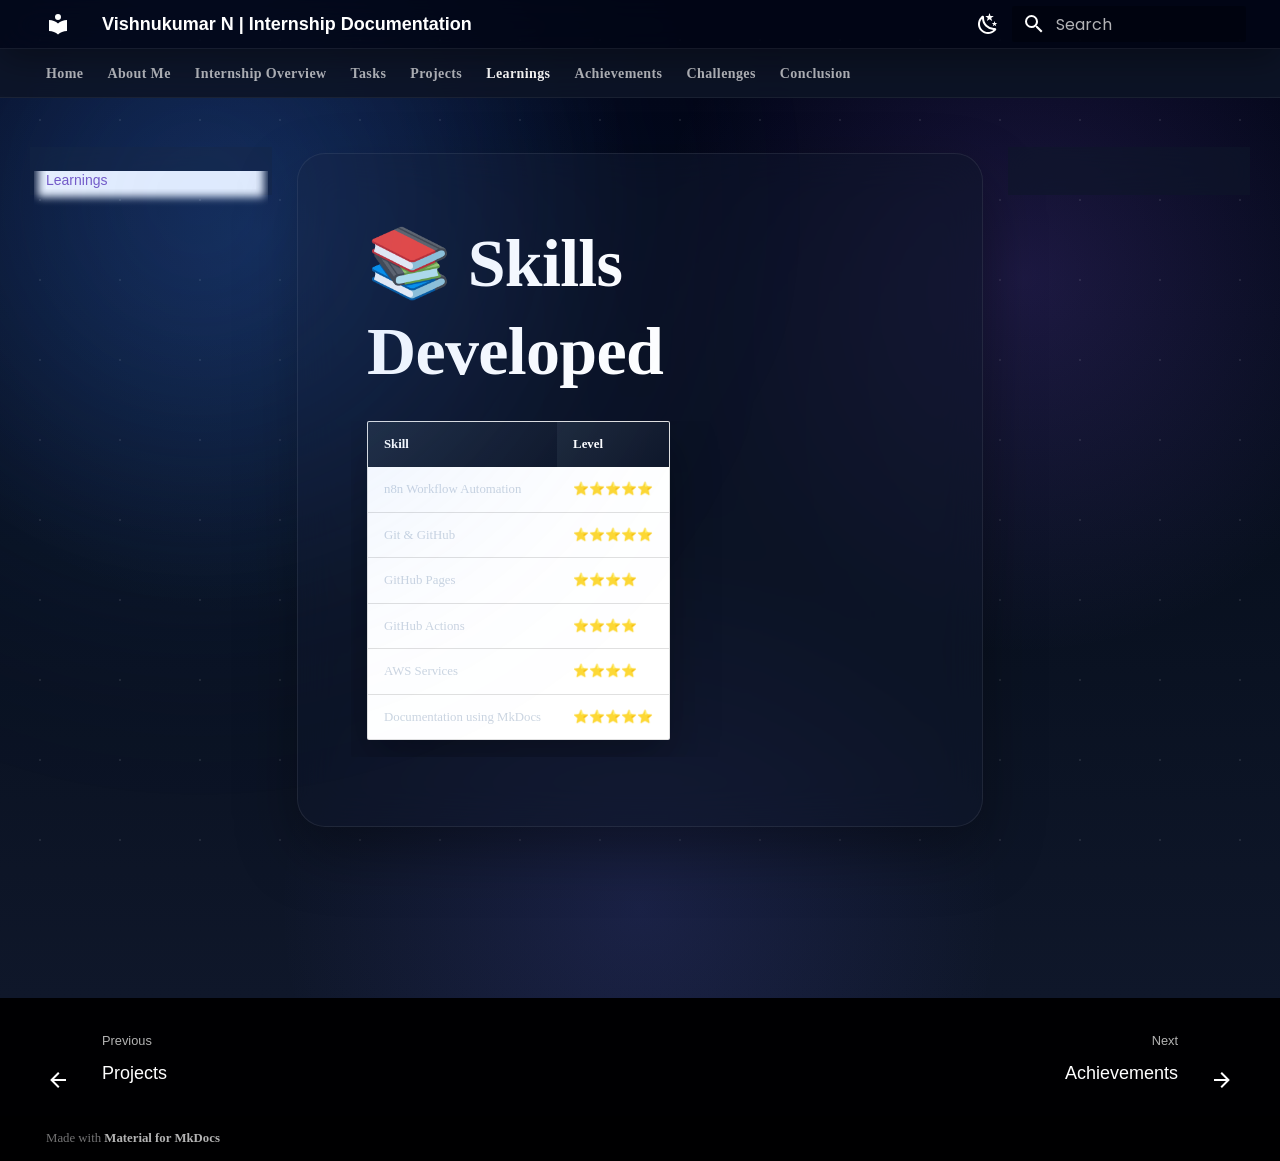
<file: learnings/index.html>
<!doctype html>
<html lang="en" class="no-js">
  <head>
    
      <meta charset="utf-8">
      <meta name="viewport" content="width=device-width,initial-scale=1">
      
        <meta name="description" content="My Internship Journey at iGradAI Labs">
      
      
        <meta name="author" content="Vishnukumar N">
      
      
      
        <link rel="prev" href="../projects/">
      
      
        <link rel="next" href="../achievements/">
      
      
        
      
      
      <link rel="icon" href="../assets/images/favicon.png">
      <meta name="generator" content="mkdocs-1.6.1, mkdocs-material-9.7.6">
    
    
      
        <title>Learnings - Vishnukumar N | Internship Documentation</title>
      
    
    
      <link rel="stylesheet" href="../assets/stylesheets/main.484c7ddc.min.css">
      
        
        <link rel="stylesheet" href="../assets/stylesheets/palette.ab4e12ef.min.css">
      
      


    
    
      
    
    
      
        
        
        <link rel="preconnect" href="https://fonts.gstatic.com" crossorigin>
        <link rel="stylesheet" href="https://fonts.googleapis.com/css?family=Poppins:300,300i,400,400i,700,700i%7CFira+Code:400,400i,700,700i&display=fallback">
        <style>:root{--md-text-font:"Poppins";--md-code-font:"Fira Code"}</style>
      
    
    
      <link rel="stylesheet" href="../stylesheets/extra.css">
    
    <script>__md_scope=new URL("..",location),__md_hash=e=>[...e].reduce(((e,_)=>(e<<5)-e+_.charCodeAt(0)),0),__md_get=(e,_=localStorage,t=__md_scope)=>JSON.parse(_.getItem(t.pathname+"."+e)),__md_set=(e,_,t=localStorage,a=__md_scope)=>{try{t.setItem(a.pathname+"."+e,JSON.stringify(_))}catch(e){}}</script>
    
      

    
    
  </head>
  
  
    
    
      
    
    
    
    
    <body dir="ltr" data-md-color-scheme="default" data-md-color-primary="deep-purple" data-md-color-accent="cyan">
  
    
    <input class="md-toggle" data-md-toggle="drawer" type="checkbox" id="__drawer" autocomplete="off">
    <input class="md-toggle" data-md-toggle="search" type="checkbox" id="__search" autocomplete="off">
    <label class="md-overlay" for="__drawer"></label>
    <div data-md-component="skip">
      
        
        <a href="#skills-developed" class="md-skip">
          Skip to content
        </a>
      
    </div>
    <div data-md-component="announce">
      
    </div>
    
    
      

<header class="md-header" data-md-component="header">
  <nav class="md-header__inner md-grid" aria-label="Header">
    <a href=".." title="Vishnukumar N | Internship Documentation" class="md-header__button md-logo" aria-label="Vishnukumar N | Internship Documentation" data-md-component="logo">
      
  
  <svg xmlns="http://www.w3.org/2000/svg" viewBox="0 0 24 24"><path d="M12 8a3 3 0 0 0 3-3 3 3 0 0 0-3-3 3 3 0 0 0-3 3 3 3 0 0 0 3 3m0 3.54C9.64 9.35 6.5 8 3 8v11c3.5 0 6.64 1.35 9 3.54 2.36-2.19 5.5-3.54 9-3.54V8c-3.5 0-6.64 1.35-9 3.54"/></svg>

    </a>
    <label class="md-header__button md-icon" for="__drawer">
      
      <svg xmlns="http://www.w3.org/2000/svg" viewBox="0 0 24 24"><path d="M3 6h18v2H3zm0 5h18v2H3zm0 5h18v2H3z"/></svg>
    </label>
    <div class="md-header__title" data-md-component="header-title">
      <div class="md-header__ellipsis">
        <div class="md-header__topic">
          <span class="md-ellipsis">
            Vishnukumar N | Internship Documentation
          </span>
        </div>
        <div class="md-header__topic" data-md-component="header-topic">
          <span class="md-ellipsis">
            
              Learnings
            
          </span>
        </div>
      </div>
    </div>
    
      
        <form class="md-header__option" data-md-component="palette">
  
    
    
    
    <input class="md-option" data-md-color-media="" data-md-color-scheme="default" data-md-color-primary="deep-purple" data-md-color-accent="cyan"  aria-label="Dark mode"  type="radio" name="__palette" id="__palette_0">
    
      <label class="md-header__button md-icon" title="Dark mode" for="__palette_1" hidden>
        <svg xmlns="http://www.w3.org/2000/svg" viewBox="0 0 24 24"><path d="m17.75 4.09-2.53 1.94.91 3.06-2.63-1.81-2.63 1.81.91-3.06-2.53-1.94L12.44 4l1.06-3 1.06 3zm3.5 6.91-1.64 1.25.59 1.98-1.7-1.17-1.7 1.17.59-1.98L15.75 11l2.06-.05L18.5 9l.69 1.95zm-2.28 4.95c.83-.08 1.72 1.1 1.19 1.85-.32.45-.66.87-1.08 1.27C15.17 23 8.84 23 4.94 19.07c-3.91-3.9-3.91-10.24 0-14.14.4-.4.82-.76 1.27-1.08.75-.53 1.93.36 1.85 1.19-.27 2.86.69 5.83 2.89 8.02a9.96 9.96 0 0 0 8.02 2.89m-1.64 2.02a12.08 12.08 0 0 1-7.8-3.47c-2.17-2.19-3.33-5-3.49-7.82-2.81 3.14-2.7 7.96.31 10.98 3.02 3.01 7.84 3.12 10.98.31"/></svg>
      </label>
    
  
    
    
    
    <input class="md-option" data-md-color-media="" data-md-color-scheme="slate" data-md-color-primary="deep-purple" data-md-color-accent="lime"  aria-label="Light mode"  type="radio" name="__palette" id="__palette_1">
    
      <label class="md-header__button md-icon" title="Light mode" for="__palette_0" hidden>
        <svg xmlns="http://www.w3.org/2000/svg" viewBox="0 0 24 24"><path d="M12 7a5 5 0 0 1 5 5 5 5 0 0 1-5 5 5 5 0 0 1-5-5 5 5 0 0 1 5-5m0 2a3 3 0 0 0-3 3 3 3 0 0 0 3 3 3 3 0 0 0 3-3 3 3 0 0 0-3-3m0-7 2.39 3.42C13.65 5.15 12.84 5 12 5s-1.65.15-2.39.42zM3.34 7l4.16-.35A7.2 7.2 0 0 0 5.94 8.5c-.44.74-.69 1.5-.83 2.29zm.02 10 1.76-3.77a7.131 7.131 0 0 0 2.38 4.14zM20.65 7l-1.77 3.79a7.02 7.02 0 0 0-2.38-4.15zm-.01 10-4.14.36c.59-.51 1.12-1.14 1.54-1.86.42-.73.69-1.5.83-2.29zM12 22l-2.41-3.44c.74.27 1.55.44 2.41.44.82 0 1.63-.17 2.37-.44z"/></svg>
      </label>
    
  
</form>
      
    
    
      <script>var palette=__md_get("__palette");if(palette&&palette.color){if("(prefers-color-scheme)"===palette.color.media){var media=matchMedia("(prefers-color-scheme: light)"),input=document.querySelector(media.matches?"[data-md-color-media='(prefers-color-scheme: light)']":"[data-md-color-media='(prefers-color-scheme: dark)']");palette.color.media=input.getAttribute("data-md-color-media"),palette.color.scheme=input.getAttribute("data-md-color-scheme"),palette.color.primary=input.getAttribute("data-md-color-primary"),palette.color.accent=input.getAttribute("data-md-color-accent")}for(var[key,value]of Object.entries(palette.color))document.body.setAttribute("data-md-color-"+key,value)}</script>
    
    
    
      
      
        <label class="md-header__button md-icon" for="__search">
          
          <svg xmlns="http://www.w3.org/2000/svg" viewBox="0 0 24 24"><path d="M9.5 3A6.5 6.5 0 0 1 16 9.5c0 1.61-.59 3.09-1.56 4.23l.27.27h.79l5 5-1.5 1.5-5-5v-.79l-.27-.27A6.52 6.52 0 0 1 9.5 16 6.5 6.5 0 0 1 3 9.5 6.5 6.5 0 0 1 9.5 3m0 2C7 5 5 7 5 9.5S7 14 9.5 14 14 12 14 9.5 12 5 9.5 5"/></svg>
        </label>
        <div class="md-search" data-md-component="search" role="dialog">
  <label class="md-search__overlay" for="__search"></label>
  <div class="md-search__inner" role="search">
    <form class="md-search__form" name="search">
      <input type="text" class="md-search__input" name="query" aria-label="Search" placeholder="Search" autocapitalize="off" autocorrect="off" autocomplete="off" spellcheck="false" data-md-component="search-query" required>
      <label class="md-search__icon md-icon" for="__search">
        
        <svg xmlns="http://www.w3.org/2000/svg" viewBox="0 0 24 24"><path d="M9.5 3A6.5 6.5 0 0 1 16 9.5c0 1.61-.59 3.09-1.56 4.23l.27.27h.79l5 5-1.5 1.5-5-5v-.79l-.27-.27A6.52 6.52 0 0 1 9.5 16 6.5 6.5 0 0 1 3 9.5 6.5 6.5 0 0 1 9.5 3m0 2C7 5 5 7 5 9.5S7 14 9.5 14 14 12 14 9.5 12 5 9.5 5"/></svg>
        
        <svg xmlns="http://www.w3.org/2000/svg" viewBox="0 0 24 24"><path d="M20 11v2H8l5.5 5.5-1.42 1.42L4.16 12l7.92-7.92L13.5 5.5 8 11z"/></svg>
      </label>
      <nav class="md-search__options" aria-label="Search">
        
        <button type="reset" class="md-search__icon md-icon" title="Clear" aria-label="Clear" tabindex="-1">
          
          <svg xmlns="http://www.w3.org/2000/svg" viewBox="0 0 24 24"><path d="M19 6.41 17.59 5 12 10.59 6.41 5 5 6.41 10.59 12 5 17.59 6.41 19 12 13.41 17.59 19 19 17.59 13.41 12z"/></svg>
        </button>
      </nav>
      
        <div class="md-search__suggest" data-md-component="search-suggest"></div>
      
    </form>
    <div class="md-search__output">
      <div class="md-search__scrollwrap" tabindex="0" data-md-scrollfix>
        <div class="md-search-result" data-md-component="search-result">
          <div class="md-search-result__meta">
            Initializing search
          </div>
          <ol class="md-search-result__list" role="presentation"></ol>
        </div>
      </div>
    </div>
  </div>
</div>
      
    
    
  </nav>
  
</header>
    
    <div class="md-container" data-md-component="container">
      
      
        
          
            
<nav class="md-tabs" aria-label="Tabs" data-md-component="tabs">
  <div class="md-grid">
    <ul class="md-tabs__list">
      
        
  
  
  
  
    <li class="md-tabs__item">
      <a href=".." class="md-tabs__link">
        
  
  
    
  
  Home

      </a>
    </li>
  

      
        
  
  
  
  
    <li class="md-tabs__item">
      <a href="../about/" class="md-tabs__link">
        
  
  
    
  
  About Me

      </a>
    </li>
  

      
        
  
  
  
  
    <li class="md-tabs__item">
      <a href="../overview/" class="md-tabs__link">
        
  
  
    
  
  Internship Overview

      </a>
    </li>
  

      
        
  
  
  
  
    <li class="md-tabs__item">
      <a href="../tasks/" class="md-tabs__link">
        
  
  
    
  
  Tasks

      </a>
    </li>
  

      
        
  
  
  
  
    <li class="md-tabs__item">
      <a href="../projects/" class="md-tabs__link">
        
  
  
    
  
  Projects

      </a>
    </li>
  

      
        
  
  
  
    
  
  
    <li class="md-tabs__item md-tabs__item--active">
      <a href="./" class="md-tabs__link">
        
  
  
    
  
  Learnings

      </a>
    </li>
  

      
        
  
  
  
  
    <li class="md-tabs__item">
      <a href="../achievements/" class="md-tabs__link">
        
  
  
    
  
  Achievements

      </a>
    </li>
  

      
        
  
  
  
  
    <li class="md-tabs__item">
      <a href="../challenges/" class="md-tabs__link">
        
  
  
    
  
  Challenges

      </a>
    </li>
  

      
        
  
  
  
  
    <li class="md-tabs__item">
      <a href="../conclusion/" class="md-tabs__link">
        
  
  
    
  
  Conclusion

      </a>
    </li>
  

      
    </ul>
  </div>
</nav>
          
        
      
      <main class="md-main" data-md-component="main">
        <div class="md-main__inner md-grid">
          
            
              
              <div class="md-sidebar md-sidebar--primary" data-md-component="sidebar" data-md-type="navigation" >
                <div class="md-sidebar__scrollwrap">
                  <div class="md-sidebar__inner">
                    


  


<nav class="md-nav md-nav--primary md-nav--lifted" aria-label="Navigation" data-md-level="0">
  <label class="md-nav__title" for="__drawer">
    <a href=".." title="Vishnukumar N | Internship Documentation" class="md-nav__button md-logo" aria-label="Vishnukumar N | Internship Documentation" data-md-component="logo">
      
  
  <svg xmlns="http://www.w3.org/2000/svg" viewBox="0 0 24 24"><path d="M12 8a3 3 0 0 0 3-3 3 3 0 0 0-3-3 3 3 0 0 0-3 3 3 3 0 0 0 3 3m0 3.54C9.64 9.35 6.5 8 3 8v11c3.5 0 6.64 1.35 9 3.54 2.36-2.19 5.5-3.54 9-3.54V8c-3.5 0-6.64 1.35-9 3.54"/></svg>

    </a>
    Vishnukumar N | Internship Documentation
  </label>
  
  <ul class="md-nav__list" data-md-scrollfix>
    
      
      
  
  
  
  
    <li class="md-nav__item">
      <a href=".." class="md-nav__link">
        
  
  
  <span class="md-ellipsis">
    
  
    Home
  

    
  </span>
  
  

      </a>
    </li>
  

    
      
      
  
  
  
  
    <li class="md-nav__item">
      <a href="../about/" class="md-nav__link">
        
  
  
  <span class="md-ellipsis">
    
  
    About Me
  

    
  </span>
  
  

      </a>
    </li>
  

    
      
      
  
  
  
  
    <li class="md-nav__item">
      <a href="../overview/" class="md-nav__link">
        
  
  
  <span class="md-ellipsis">
    
  
    Internship Overview
  

    
  </span>
  
  

      </a>
    </li>
  

    
      
      
  
  
  
  
    <li class="md-nav__item">
      <a href="../tasks/" class="md-nav__link">
        
  
  
  <span class="md-ellipsis">
    
  
    Tasks
  

    
  </span>
  
  

      </a>
    </li>
  

    
      
      
  
  
  
  
    <li class="md-nav__item">
      <a href="../projects/" class="md-nav__link">
        
  
  
  <span class="md-ellipsis">
    
  
    Projects
  

    
  </span>
  
  

      </a>
    </li>
  

    
      
      
  
  
    
  
  
  
    <li class="md-nav__item md-nav__item--active">
      
      <input class="md-nav__toggle md-toggle" type="checkbox" id="__toc">
      
      
        
      
      
      <a href="./" class="md-nav__link md-nav__link--active">
        
  
  
  <span class="md-ellipsis">
    
  
    Learnings
  

    
  </span>
  
  

      </a>
      
    </li>
  

    
      
      
  
  
  
  
    <li class="md-nav__item">
      <a href="../achievements/" class="md-nav__link">
        
  
  
  <span class="md-ellipsis">
    
  
    Achievements
  

    
  </span>
  
  

      </a>
    </li>
  

    
      
      
  
  
  
  
    <li class="md-nav__item">
      <a href="../challenges/" class="md-nav__link">
        
  
  
  <span class="md-ellipsis">
    
  
    Challenges
  

    
  </span>
  
  

      </a>
    </li>
  

    
      
      
  
  
  
  
    <li class="md-nav__item">
      <a href="../conclusion/" class="md-nav__link">
        
  
  
  <span class="md-ellipsis">
    
  
    Conclusion
  

    
  </span>
  
  

      </a>
    </li>
  

    
  </ul>
</nav>
                  </div>
                </div>
              </div>
            
            
              
              <div class="md-sidebar md-sidebar--secondary" data-md-component="sidebar" data-md-type="toc" >
                <div class="md-sidebar__scrollwrap">
                  <div class="md-sidebar__inner">
                    

<nav class="md-nav md-nav--secondary" aria-label="Table of contents">
  
  
  
    
  
  
</nav>
                  </div>
                </div>
              </div>
            
          
          
            <div class="md-content" data-md-component="content">
              
              <article class="md-content__inner md-typeset">
                
                  



<h1 id="skills-developed">📚 Skills Developed</h1>
<table>
<thead>
<tr>
<th>Skill</th>
<th>Level</th>
</tr>
</thead>
<tbody>
<tr>
<td>n8n Workflow Automation</td>
<td>⭐⭐⭐⭐⭐</td>
</tr>
<tr>
<td>Git &amp; GitHub</td>
<td>⭐⭐⭐⭐⭐</td>
</tr>
<tr>
<td>GitHub Pages</td>
<td>⭐⭐⭐⭐</td>
</tr>
<tr>
<td>GitHub Actions</td>
<td>⭐⭐⭐⭐</td>
</tr>
<tr>
<td>AWS Services</td>
<td>⭐⭐⭐⭐</td>
</tr>
<tr>
<td>Documentation using MkDocs</td>
<td>⭐⭐⭐⭐⭐</td>
</tr>
</tbody>
</table>












                
              </article>
            </div>
          
          
<script>var target=document.getElementById(location.hash.slice(1));target&&target.name&&(target.checked=target.name.startsWith("__tabbed_"))</script>
        </div>
        
          <button type="button" class="md-top md-icon" data-md-component="top" hidden>
  
  <svg xmlns="http://www.w3.org/2000/svg" viewBox="0 0 24 24"><path d="M13 20h-2V8l-5.5 5.5-1.42-1.42L12 4.16l7.92 7.92-1.42 1.42L13 8z"/></svg>
  Back to top
</button>
        
      </main>
      
        <footer class="md-footer">
  
    
      
      <nav class="md-footer__inner md-grid" aria-label="Footer" >
        
          
          <a href="../projects/" class="md-footer__link md-footer__link--prev" aria-label="Previous: Projects">
            <div class="md-footer__button md-icon">
              
              <svg xmlns="http://www.w3.org/2000/svg" viewBox="0 0 24 24"><path d="M20 11v2H8l5.5 5.5-1.42 1.42L4.16 12l7.92-7.92L13.5 5.5 8 11z"/></svg>
            </div>
            <div class="md-footer__title">
              <span class="md-footer__direction">
                Previous
              </span>
              <div class="md-ellipsis">
                Projects
              </div>
            </div>
          </a>
        
        
          
          <a href="../achievements/" class="md-footer__link md-footer__link--next" aria-label="Next: Achievements">
            <div class="md-footer__title">
              <span class="md-footer__direction">
                Next
              </span>
              <div class="md-ellipsis">
                Achievements
              </div>
            </div>
            <div class="md-footer__button md-icon">
              
              <svg xmlns="http://www.w3.org/2000/svg" viewBox="0 0 24 24"><path d="M4 11v2h12l-5.5 5.5 1.42 1.42L19.84 12l-7.92-7.92L10.5 5.5 16 11z"/></svg>
            </div>
          </a>
        
      </nav>
    
  
  <div class="md-footer-meta md-typeset">
    <div class="md-footer-meta__inner md-grid">
      <div class="md-copyright">
  
  
    Made with
    <a href="https://squidfunk.github.io/mkdocs-material/" target="_blank" rel="noopener">
      Material for MkDocs
    </a>
  
</div>
      
    </div>
  </div>
</footer>
      
    </div>
    <div class="md-dialog" data-md-component="dialog">
      <div class="md-dialog__inner md-typeset"></div>
    </div>
    
    
    
      
      
      <script id="__config" type="application/json">{"annotate": null, "base": "..", "features": ["navigation.tabs", "navigation.sections", "navigation.top", "navigation.instant", "navigation.footer", "search.highlight", "search.suggest", "content.code.copy"], "search": "../assets/javascripts/workers/search.2c215733.min.js", "tags": null, "translations": {"clipboard.copied": "Copied to clipboard", "clipboard.copy": "Copy to clipboard", "search.result.more.one": "1 more on this page", "search.result.more.other": "# more on this page", "search.result.none": "No matching documents", "search.result.one": "1 matching document", "search.result.other": "# matching documents", "search.result.placeholder": "Type to start searching", "search.result.term.missing": "Missing", "select.version": "Select version"}, "version": null}</script>
    
    
      <script src="../assets/javascripts/bundle.79ae519e.min.js"></script>
      
    
  </body>
</html>
</file>
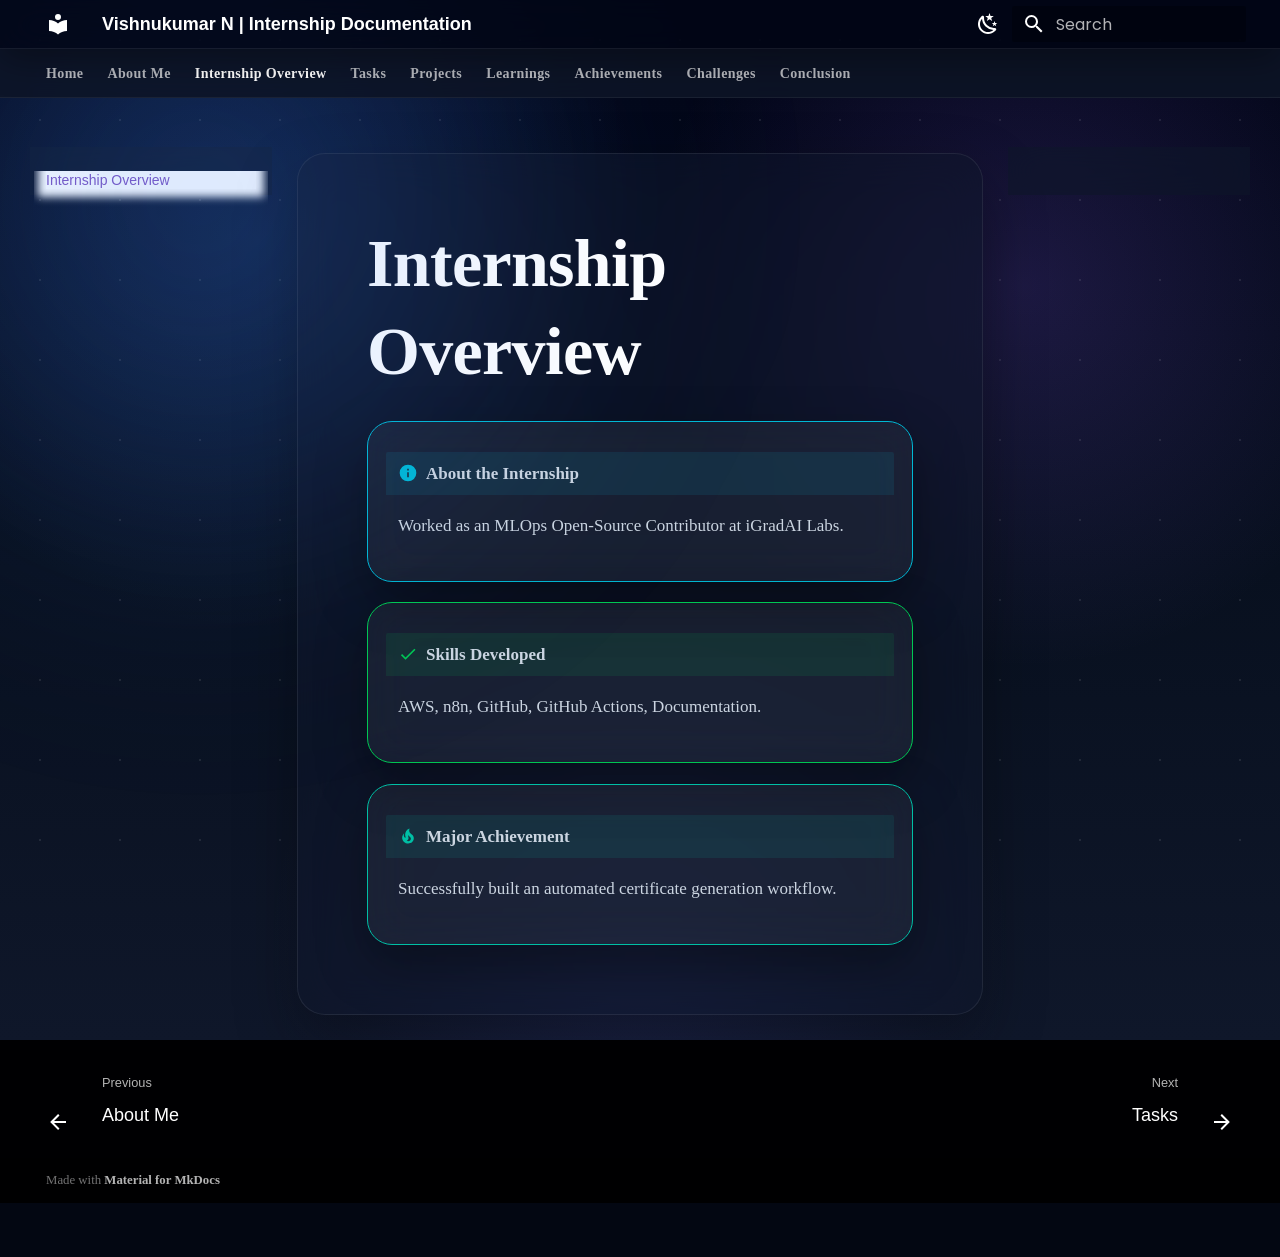
<file: overview/index.html>
<!doctype html>
<html lang="en" class="no-js">
  <head>
    
      <meta charset="utf-8">
      <meta name="viewport" content="width=device-width,initial-scale=1">
      
        <meta name="description" content="My Internship Journey at iGradAI Labs">
      
      
        <meta name="author" content="Vishnukumar N">
      
      
      
        <link rel="prev" href="../about/">
      
      
        <link rel="next" href="../tasks/">
      
      
        
      
      
      <link rel="icon" href="../assets/images/favicon.png">
      <meta name="generator" content="mkdocs-1.6.1, mkdocs-material-9.7.6">
    
    
      
        <title>Internship Overview - Vishnukumar N | Internship Documentation</title>
      
    
    
      <link rel="stylesheet" href="../assets/stylesheets/main.484c7ddc.min.css">
      
        
        <link rel="stylesheet" href="../assets/stylesheets/palette.ab4e12ef.min.css">
      
      


    
    
      
    
    
      
        
        
        <link rel="preconnect" href="https://fonts.gstatic.com" crossorigin>
        <link rel="stylesheet" href="https://fonts.googleapis.com/css?family=Poppins:300,300i,400,400i,700,700i%7CFira+Code:400,400i,700,700i&display=fallback">
        <style>:root{--md-text-font:"Poppins";--md-code-font:"Fira Code"}</style>
      
    
    
      <link rel="stylesheet" href="../stylesheets/extra.css">
    
    <script>__md_scope=new URL("..",location),__md_hash=e=>[...e].reduce(((e,_)=>(e<<5)-e+_.charCodeAt(0)),0),__md_get=(e,_=localStorage,t=__md_scope)=>JSON.parse(_.getItem(t.pathname+"."+e)),__md_set=(e,_,t=localStorage,a=__md_scope)=>{try{t.setItem(a.pathname+"."+e,JSON.stringify(_))}catch(e){}}</script>
    
      

    
    
  </head>
  
  
    
    
      
    
    
    
    
    <body dir="ltr" data-md-color-scheme="default" data-md-color-primary="deep-purple" data-md-color-accent="cyan">
  
    
    <input class="md-toggle" data-md-toggle="drawer" type="checkbox" id="__drawer" autocomplete="off">
    <input class="md-toggle" data-md-toggle="search" type="checkbox" id="__search" autocomplete="off">
    <label class="md-overlay" for="__drawer"></label>
    <div data-md-component="skip">
      
        
        <a href="#internship-overview" class="md-skip">
          Skip to content
        </a>
      
    </div>
    <div data-md-component="announce">
      
    </div>
    
    
      

<header class="md-header" data-md-component="header">
  <nav class="md-header__inner md-grid" aria-label="Header">
    <a href=".." title="Vishnukumar N | Internship Documentation" class="md-header__button md-logo" aria-label="Vishnukumar N | Internship Documentation" data-md-component="logo">
      
  
  <svg xmlns="http://www.w3.org/2000/svg" viewBox="0 0 24 24"><path d="M12 8a3 3 0 0 0 3-3 3 3 0 0 0-3-3 3 3 0 0 0-3 3 3 3 0 0 0 3 3m0 3.54C9.64 9.35 6.5 8 3 8v11c3.5 0 6.64 1.35 9 3.54 2.36-2.19 5.5-3.54 9-3.54V8c-3.5 0-6.64 1.35-9 3.54"/></svg>

    </a>
    <label class="md-header__button md-icon" for="__drawer">
      
      <svg xmlns="http://www.w3.org/2000/svg" viewBox="0 0 24 24"><path d="M3 6h18v2H3zm0 5h18v2H3zm0 5h18v2H3z"/></svg>
    </label>
    <div class="md-header__title" data-md-component="header-title">
      <div class="md-header__ellipsis">
        <div class="md-header__topic">
          <span class="md-ellipsis">
            Vishnukumar N | Internship Documentation
          </span>
        </div>
        <div class="md-header__topic" data-md-component="header-topic">
          <span class="md-ellipsis">
            
              Internship Overview
            
          </span>
        </div>
      </div>
    </div>
    
      
        <form class="md-header__option" data-md-component="palette">
  
    
    
    
    <input class="md-option" data-md-color-media="" data-md-color-scheme="default" data-md-color-primary="deep-purple" data-md-color-accent="cyan"  aria-label="Dark mode"  type="radio" name="__palette" id="__palette_0">
    
      <label class="md-header__button md-icon" title="Dark mode" for="__palette_1" hidden>
        <svg xmlns="http://www.w3.org/2000/svg" viewBox="0 0 24 24"><path d="m17.75 4.09-2.53 1.94.91 3.06-2.63-1.81-2.63 1.81.91-3.06-2.53-1.94L12.44 4l1.06-3 1.06 3zm3.5 6.91-1.64 1.25.59 1.98-1.7-1.17-1.7 1.17.59-1.98L15.75 11l2.06-.05L18.5 9l.69 1.95zm-2.28 4.95c.83-.08 1.72 1.1 1.19 1.85-.32.45-.66.87-1.08 1.27C15.17 23 8.84 23 4.94 19.07c-3.91-3.9-3.91-10.24 0-14.14.4-.4.82-.76 1.27-1.08.75-.53 1.93.36 1.85 1.19-.27 2.86.69 5.83 2.89 8.02a9.96 9.96 0 0 0 8.02 2.89m-1.64 2.02a12.08 12.08 0 0 1-7.8-3.47c-2.17-2.19-3.33-5-3.49-7.82-2.81 3.14-2.7 7.96.31 10.98 3.02 3.01 7.84 3.12 10.98.31"/></svg>
      </label>
    
  
    
    
    
    <input class="md-option" data-md-color-media="" data-md-color-scheme="slate" data-md-color-primary="deep-purple" data-md-color-accent="lime"  aria-label="Light mode"  type="radio" name="__palette" id="__palette_1">
    
      <label class="md-header__button md-icon" title="Light mode" for="__palette_0" hidden>
        <svg xmlns="http://www.w3.org/2000/svg" viewBox="0 0 24 24"><path d="M12 7a5 5 0 0 1 5 5 5 5 0 0 1-5 5 5 5 0 0 1-5-5 5 5 0 0 1 5-5m0 2a3 3 0 0 0-3 3 3 3 0 0 0 3 3 3 3 0 0 0 3-3 3 3 0 0 0-3-3m0-7 2.39 3.42C13.65 5.15 12.84 5 12 5s-1.65.15-2.39.42zM3.34 7l4.16-.35A7.2 7.2 0 0 0 5.94 8.5c-.44.74-.69 1.5-.83 2.29zm.02 10 1.76-3.77a7.131 7.131 0 0 0 2.38 4.14zM20.65 7l-1.77 3.79a7.02 7.02 0 0 0-2.38-4.15zm-.01 10-4.14.36c.59-.51 1.12-1.14 1.54-1.86.42-.73.69-1.5.83-2.29zM12 22l-2.41-3.44c.74.27 1.55.44 2.41.44.82 0 1.63-.17 2.37-.44z"/></svg>
      </label>
    
  
</form>
      
    
    
      <script>var palette=__md_get("__palette");if(palette&&palette.color){if("(prefers-color-scheme)"===palette.color.media){var media=matchMedia("(prefers-color-scheme: light)"),input=document.querySelector(media.matches?"[data-md-color-media='(prefers-color-scheme: light)']":"[data-md-color-media='(prefers-color-scheme: dark)']");palette.color.media=input.getAttribute("data-md-color-media"),palette.color.scheme=input.getAttribute("data-md-color-scheme"),palette.color.primary=input.getAttribute("data-md-color-primary"),palette.color.accent=input.getAttribute("data-md-color-accent")}for(var[key,value]of Object.entries(palette.color))document.body.setAttribute("data-md-color-"+key,value)}</script>
    
    
    
      
      
        <label class="md-header__button md-icon" for="__search">
          
          <svg xmlns="http://www.w3.org/2000/svg" viewBox="0 0 24 24"><path d="M9.5 3A6.5 6.5 0 0 1 16 9.5c0 1.61-.59 3.09-1.56 4.23l.27.27h.79l5 5-1.5 1.5-5-5v-.79l-.27-.27A6.52 6.52 0 0 1 9.5 16 6.5 6.5 0 0 1 3 9.5 6.5 6.5 0 0 1 9.5 3m0 2C7 5 5 7 5 9.5S7 14 9.5 14 14 12 14 9.5 12 5 9.5 5"/></svg>
        </label>
        <div class="md-search" data-md-component="search" role="dialog">
  <label class="md-search__overlay" for="__search"></label>
  <div class="md-search__inner" role="search">
    <form class="md-search__form" name="search">
      <input type="text" class="md-search__input" name="query" aria-label="Search" placeholder="Search" autocapitalize="off" autocorrect="off" autocomplete="off" spellcheck="false" data-md-component="search-query" required>
      <label class="md-search__icon md-icon" for="__search">
        
        <svg xmlns="http://www.w3.org/2000/svg" viewBox="0 0 24 24"><path d="M9.5 3A6.5 6.5 0 0 1 16 9.5c0 1.61-.59 3.09-1.56 4.23l.27.27h.79l5 5-1.5 1.5-5-5v-.79l-.27-.27A6.52 6.52 0 0 1 9.5 16 6.5 6.5 0 0 1 3 9.5 6.5 6.5 0 0 1 9.5 3m0 2C7 5 5 7 5 9.5S7 14 9.5 14 14 12 14 9.5 12 5 9.5 5"/></svg>
        
        <svg xmlns="http://www.w3.org/2000/svg" viewBox="0 0 24 24"><path d="M20 11v2H8l5.5 5.5-1.42 1.42L4.16 12l7.92-7.92L13.5 5.5 8 11z"/></svg>
      </label>
      <nav class="md-search__options" aria-label="Search">
        
        <button type="reset" class="md-search__icon md-icon" title="Clear" aria-label="Clear" tabindex="-1">
          
          <svg xmlns="http://www.w3.org/2000/svg" viewBox="0 0 24 24"><path d="M19 6.41 17.59 5 12 10.59 6.41 5 5 6.41 10.59 12 5 17.59 6.41 19 12 13.41 17.59 19 19 17.59 13.41 12z"/></svg>
        </button>
      </nav>
      
        <div class="md-search__suggest" data-md-component="search-suggest"></div>
      
    </form>
    <div class="md-search__output">
      <div class="md-search__scrollwrap" tabindex="0" data-md-scrollfix>
        <div class="md-search-result" data-md-component="search-result">
          <div class="md-search-result__meta">
            Initializing search
          </div>
          <ol class="md-search-result__list" role="presentation"></ol>
        </div>
      </div>
    </div>
  </div>
</div>
      
    
    
  </nav>
  
</header>
    
    <div class="md-container" data-md-component="container">
      
      
        
          
            
<nav class="md-tabs" aria-label="Tabs" data-md-component="tabs">
  <div class="md-grid">
    <ul class="md-tabs__list">
      
        
  
  
  
  
    <li class="md-tabs__item">
      <a href=".." class="md-tabs__link">
        
  
  
    
  
  Home

      </a>
    </li>
  

      
        
  
  
  
  
    <li class="md-tabs__item">
      <a href="../about/" class="md-tabs__link">
        
  
  
    
  
  About Me

      </a>
    </li>
  

      
        
  
  
  
    
  
  
    <li class="md-tabs__item md-tabs__item--active">
      <a href="./" class="md-tabs__link">
        
  
  
    
  
  Internship Overview

      </a>
    </li>
  

      
        
  
  
  
  
    <li class="md-tabs__item">
      <a href="../tasks/" class="md-tabs__link">
        
  
  
    
  
  Tasks

      </a>
    </li>
  

      
        
  
  
  
  
    <li class="md-tabs__item">
      <a href="../projects/" class="md-tabs__link">
        
  
  
    
  
  Projects

      </a>
    </li>
  

      
        
  
  
  
  
    <li class="md-tabs__item">
      <a href="../learnings/" class="md-tabs__link">
        
  
  
    
  
  Learnings

      </a>
    </li>
  

      
        
  
  
  
  
    <li class="md-tabs__item">
      <a href="../achievements/" class="md-tabs__link">
        
  
  
    
  
  Achievements

      </a>
    </li>
  

      
        
  
  
  
  
    <li class="md-tabs__item">
      <a href="../challenges/" class="md-tabs__link">
        
  
  
    
  
  Challenges

      </a>
    </li>
  

      
        
  
  
  
  
    <li class="md-tabs__item">
      <a href="../conclusion/" class="md-tabs__link">
        
  
  
    
  
  Conclusion

      </a>
    </li>
  

      
    </ul>
  </div>
</nav>
          
        
      
      <main class="md-main" data-md-component="main">
        <div class="md-main__inner md-grid">
          
            
              
              <div class="md-sidebar md-sidebar--primary" data-md-component="sidebar" data-md-type="navigation" >
                <div class="md-sidebar__scrollwrap">
                  <div class="md-sidebar__inner">
                    


  


<nav class="md-nav md-nav--primary md-nav--lifted" aria-label="Navigation" data-md-level="0">
  <label class="md-nav__title" for="__drawer">
    <a href=".." title="Vishnukumar N | Internship Documentation" class="md-nav__button md-logo" aria-label="Vishnukumar N | Internship Documentation" data-md-component="logo">
      
  
  <svg xmlns="http://www.w3.org/2000/svg" viewBox="0 0 24 24"><path d="M12 8a3 3 0 0 0 3-3 3 3 0 0 0-3-3 3 3 0 0 0-3 3 3 3 0 0 0 3 3m0 3.54C9.64 9.35 6.5 8 3 8v11c3.5 0 6.64 1.35 9 3.54 2.36-2.19 5.5-3.54 9-3.54V8c-3.5 0-6.64 1.35-9 3.54"/></svg>

    </a>
    Vishnukumar N | Internship Documentation
  </label>
  
  <ul class="md-nav__list" data-md-scrollfix>
    
      
      
  
  
  
  
    <li class="md-nav__item">
      <a href=".." class="md-nav__link">
        
  
  
  <span class="md-ellipsis">
    
  
    Home
  

    
  </span>
  
  

      </a>
    </li>
  

    
      
      
  
  
  
  
    <li class="md-nav__item">
      <a href="../about/" class="md-nav__link">
        
  
  
  <span class="md-ellipsis">
    
  
    About Me
  

    
  </span>
  
  

      </a>
    </li>
  

    
      
      
  
  
    
  
  
  
    <li class="md-nav__item md-nav__item--active">
      
      <input class="md-nav__toggle md-toggle" type="checkbox" id="__toc">
      
      
        
      
      
      <a href="./" class="md-nav__link md-nav__link--active">
        
  
  
  <span class="md-ellipsis">
    
  
    Internship Overview
  

    
  </span>
  
  

      </a>
      
    </li>
  

    
      
      
  
  
  
  
    <li class="md-nav__item">
      <a href="../tasks/" class="md-nav__link">
        
  
  
  <span class="md-ellipsis">
    
  
    Tasks
  

    
  </span>
  
  

      </a>
    </li>
  

    
      
      
  
  
  
  
    <li class="md-nav__item">
      <a href="../projects/" class="md-nav__link">
        
  
  
  <span class="md-ellipsis">
    
  
    Projects
  

    
  </span>
  
  

      </a>
    </li>
  

    
      
      
  
  
  
  
    <li class="md-nav__item">
      <a href="../learnings/" class="md-nav__link">
        
  
  
  <span class="md-ellipsis">
    
  
    Learnings
  

    
  </span>
  
  

      </a>
    </li>
  

    
      
      
  
  
  
  
    <li class="md-nav__item">
      <a href="../achievements/" class="md-nav__link">
        
  
  
  <span class="md-ellipsis">
    
  
    Achievements
  

    
  </span>
  
  

      </a>
    </li>
  

    
      
      
  
  
  
  
    <li class="md-nav__item">
      <a href="../challenges/" class="md-nav__link">
        
  
  
  <span class="md-ellipsis">
    
  
    Challenges
  

    
  </span>
  
  

      </a>
    </li>
  

    
      
      
  
  
  
  
    <li class="md-nav__item">
      <a href="../conclusion/" class="md-nav__link">
        
  
  
  <span class="md-ellipsis">
    
  
    Conclusion
  

    
  </span>
  
  

      </a>
    </li>
  

    
  </ul>
</nav>
                  </div>
                </div>
              </div>
            
            
              
              <div class="md-sidebar md-sidebar--secondary" data-md-component="sidebar" data-md-type="toc" >
                <div class="md-sidebar__scrollwrap">
                  <div class="md-sidebar__inner">
                    

<nav class="md-nav md-nav--secondary" aria-label="Table of contents">
  
  
  
    
  
  
</nav>
                  </div>
                </div>
              </div>
            
          
          
            <div class="md-content" data-md-component="content">
              
              <article class="md-content__inner md-typeset">
                
                  



<h1 id="internship-overview">Internship Overview</h1>
<div class="admonition info">
<p class="admonition-title">About the Internship</p>
<p>Worked as an MLOps Open-Source Contributor at iGradAI Labs.</p>
</div>
<div class="admonition success">
<p class="admonition-title">Skills Developed</p>
<p>AWS, n8n, GitHub, GitHub Actions, Documentation.</p>
</div>
<div class="admonition tip">
<p class="admonition-title">Major Achievement</p>
<p>Successfully built an automated certificate generation workflow.</p>
</div>












                
              </article>
            </div>
          
          
<script>var target=document.getElementById(location.hash.slice(1));target&&target.name&&(target.checked=target.name.startsWith("__tabbed_"))</script>
        </div>
        
          <button type="button" class="md-top md-icon" data-md-component="top" hidden>
  
  <svg xmlns="http://www.w3.org/2000/svg" viewBox="0 0 24 24"><path d="M13 20h-2V8l-5.5 5.5-1.42-1.42L12 4.16l7.92 7.92-1.42 1.42L13 8z"/></svg>
  Back to top
</button>
        
      </main>
      
        <footer class="md-footer">
  
    
      
      <nav class="md-footer__inner md-grid" aria-label="Footer" >
        
          
          <a href="../about/" class="md-footer__link md-footer__link--prev" aria-label="Previous: About Me">
            <div class="md-footer__button md-icon">
              
              <svg xmlns="http://www.w3.org/2000/svg" viewBox="0 0 24 24"><path d="M20 11v2H8l5.5 5.5-1.42 1.42L4.16 12l7.92-7.92L13.5 5.5 8 11z"/></svg>
            </div>
            <div class="md-footer__title">
              <span class="md-footer__direction">
                Previous
              </span>
              <div class="md-ellipsis">
                About Me
              </div>
            </div>
          </a>
        
        
          
          <a href="../tasks/" class="md-footer__link md-footer__link--next" aria-label="Next: Tasks">
            <div class="md-footer__title">
              <span class="md-footer__direction">
                Next
              </span>
              <div class="md-ellipsis">
                Tasks
              </div>
            </div>
            <div class="md-footer__button md-icon">
              
              <svg xmlns="http://www.w3.org/2000/svg" viewBox="0 0 24 24"><path d="M4 11v2h12l-5.5 5.5 1.42 1.42L19.84 12l-7.92-7.92L10.5 5.5 16 11z"/></svg>
            </div>
          </a>
        
      </nav>
    
  
  <div class="md-footer-meta md-typeset">
    <div class="md-footer-meta__inner md-grid">
      <div class="md-copyright">
  
  
    Made with
    <a href="https://squidfunk.github.io/mkdocs-material/" target="_blank" rel="noopener">
      Material for MkDocs
    </a>
  
</div>
      
    </div>
  </div>
</footer>
      
    </div>
    <div class="md-dialog" data-md-component="dialog">
      <div class="md-dialog__inner md-typeset"></div>
    </div>
    
    
    
      
      
      <script id="__config" type="application/json">{"annotate": null, "base": "..", "features": ["navigation.tabs", "navigation.sections", "navigation.top", "navigation.instant", "navigation.footer", "search.highlight", "search.suggest", "content.code.copy"], "search": "../assets/javascripts/workers/search.2c215733.min.js", "tags": null, "translations": {"clipboard.copied": "Copied to clipboard", "clipboard.copy": "Copy to clipboard", "search.result.more.one": "1 more on this page", "search.result.more.other": "# more on this page", "search.result.none": "No matching documents", "search.result.one": "1 matching document", "search.result.other": "# matching documents", "search.result.placeholder": "Type to start searching", "search.result.term.missing": "Missing", "select.version": "Select version"}, "version": null}</script>
    
    
      <script src="../assets/javascripts/bundle.79ae519e.min.js"></script>
      
    
  </body>
</html>
</file>
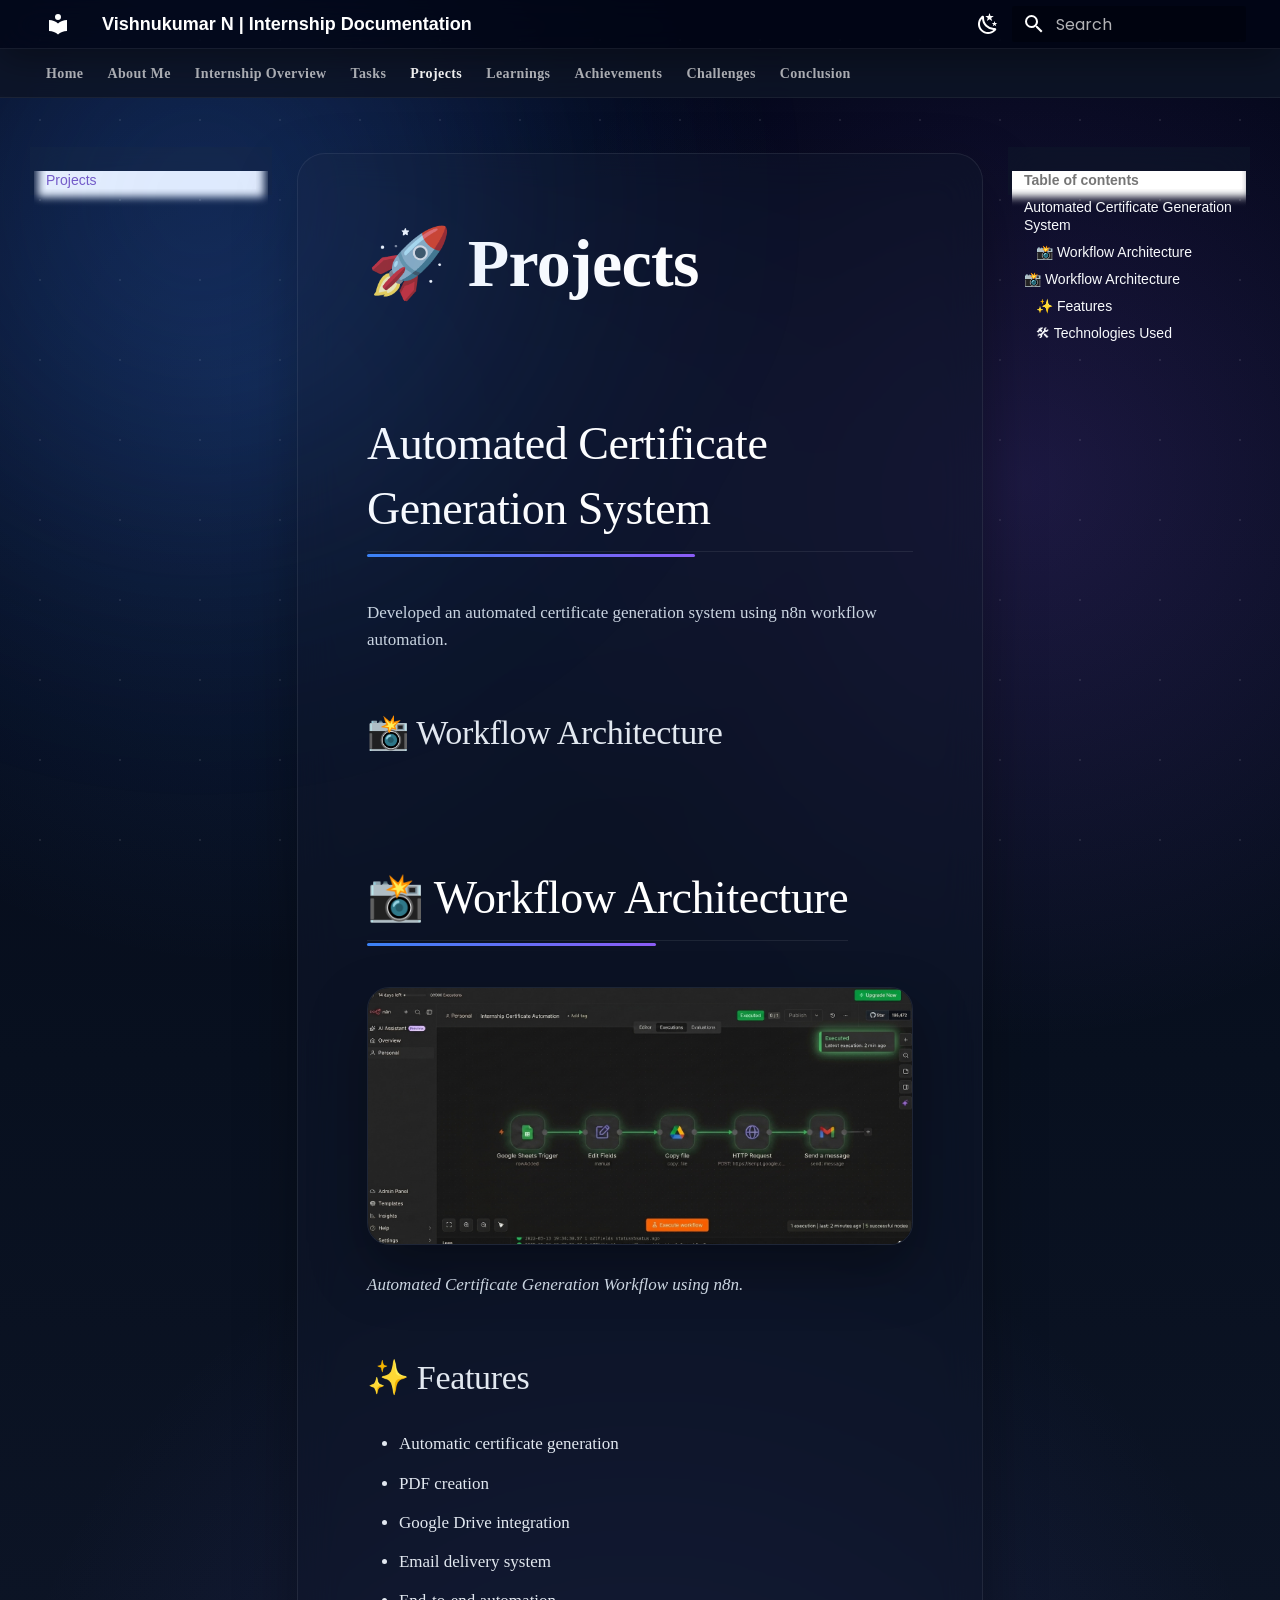
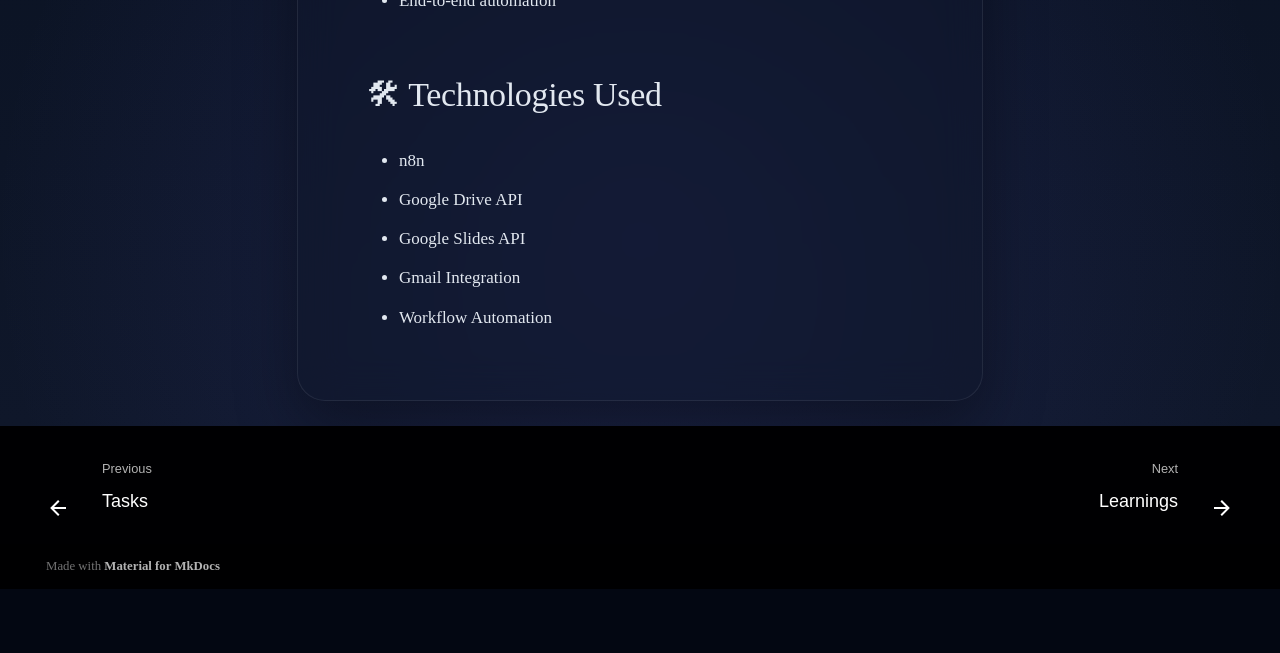
<file: projects/index.html>
<!doctype html>
<html lang="en" class="no-js">
  <head>
    
      <meta charset="utf-8">
      <meta name="viewport" content="width=device-width,initial-scale=1">
      
        <meta name="description" content="My Internship Journey at iGradAI Labs">
      
      
        <meta name="author" content="Vishnukumar N">
      
      
      
        <link rel="prev" href="../tasks/">
      
      
        <link rel="next" href="../learnings/">
      
      
        
      
      
      <link rel="icon" href="../assets/images/favicon.png">
      <meta name="generator" content="mkdocs-1.6.1, mkdocs-material-9.7.6">
    
    
      
        <title>Projects - Vishnukumar N | Internship Documentation</title>
      
    
    
      <link rel="stylesheet" href="../assets/stylesheets/main.484c7ddc.min.css">
      
        
        <link rel="stylesheet" href="../assets/stylesheets/palette.ab4e12ef.min.css">
      
      


    
    
      
    
    
      
        
        
        <link rel="preconnect" href="https://fonts.gstatic.com" crossorigin>
        <link rel="stylesheet" href="https://fonts.googleapis.com/css?family=Poppins:300,300i,400,400i,700,700i%7CFira+Code:400,400i,700,700i&display=fallback">
        <style>:root{--md-text-font:"Poppins";--md-code-font:"Fira Code"}</style>
      
    
    
      <link rel="stylesheet" href="../stylesheets/extra.css">
    
    <script>__md_scope=new URL("..",location),__md_hash=e=>[...e].reduce(((e,_)=>(e<<5)-e+_.charCodeAt(0)),0),__md_get=(e,_=localStorage,t=__md_scope)=>JSON.parse(_.getItem(t.pathname+"."+e)),__md_set=(e,_,t=localStorage,a=__md_scope)=>{try{t.setItem(a.pathname+"."+e,JSON.stringify(_))}catch(e){}}</script>
    
      

    
    
  </head>
  
  
    
    
      
    
    
    
    
    <body dir="ltr" data-md-color-scheme="default" data-md-color-primary="deep-purple" data-md-color-accent="cyan">
  
    
    <input class="md-toggle" data-md-toggle="drawer" type="checkbox" id="__drawer" autocomplete="off">
    <input class="md-toggle" data-md-toggle="search" type="checkbox" id="__search" autocomplete="off">
    <label class="md-overlay" for="__drawer"></label>
    <div data-md-component="skip">
      
        
        <a href="#projects" class="md-skip">
          Skip to content
        </a>
      
    </div>
    <div data-md-component="announce">
      
    </div>
    
    
      

<header class="md-header" data-md-component="header">
  <nav class="md-header__inner md-grid" aria-label="Header">
    <a href=".." title="Vishnukumar N | Internship Documentation" class="md-header__button md-logo" aria-label="Vishnukumar N | Internship Documentation" data-md-component="logo">
      
  
  <svg xmlns="http://www.w3.org/2000/svg" viewBox="0 0 24 24"><path d="M12 8a3 3 0 0 0 3-3 3 3 0 0 0-3-3 3 3 0 0 0-3 3 3 3 0 0 0 3 3m0 3.54C9.64 9.35 6.5 8 3 8v11c3.5 0 6.64 1.35 9 3.54 2.36-2.19 5.5-3.54 9-3.54V8c-3.5 0-6.64 1.35-9 3.54"/></svg>

    </a>
    <label class="md-header__button md-icon" for="__drawer">
      
      <svg xmlns="http://www.w3.org/2000/svg" viewBox="0 0 24 24"><path d="M3 6h18v2H3zm0 5h18v2H3zm0 5h18v2H3z"/></svg>
    </label>
    <div class="md-header__title" data-md-component="header-title">
      <div class="md-header__ellipsis">
        <div class="md-header__topic">
          <span class="md-ellipsis">
            Vishnukumar N | Internship Documentation
          </span>
        </div>
        <div class="md-header__topic" data-md-component="header-topic">
          <span class="md-ellipsis">
            
              Projects
            
          </span>
        </div>
      </div>
    </div>
    
      
        <form class="md-header__option" data-md-component="palette">
  
    
    
    
    <input class="md-option" data-md-color-media="" data-md-color-scheme="default" data-md-color-primary="deep-purple" data-md-color-accent="cyan"  aria-label="Dark mode"  type="radio" name="__palette" id="__palette_0">
    
      <label class="md-header__button md-icon" title="Dark mode" for="__palette_1" hidden>
        <svg xmlns="http://www.w3.org/2000/svg" viewBox="0 0 24 24"><path d="m17.75 4.09-2.53 1.94.91 3.06-2.63-1.81-2.63 1.81.91-3.06-2.53-1.94L12.44 4l1.06-3 1.06 3zm3.5 6.91-1.64 1.25.59 1.98-1.7-1.17-1.7 1.17.59-1.98L15.75 11l2.06-.05L18.5 9l.69 1.95zm-2.28 4.95c.83-.08 1.72 1.1 1.19 1.85-.32.45-.66.87-1.08 1.27C15.17 23 8.84 23 4.94 19.07c-3.91-3.9-3.91-10.24 0-14.14.4-.4.82-.76 1.27-1.08.75-.53 1.93.36 1.85 1.19-.27 2.86.69 5.83 2.89 8.02a9.96 9.96 0 0 0 8.02 2.89m-1.64 2.02a12.08 12.08 0 0 1-7.8-3.47c-2.17-2.19-3.33-5-3.49-7.82-2.81 3.14-2.7 7.96.31 10.98 3.02 3.01 7.84 3.12 10.98.31"/></svg>
      </label>
    
  
    
    
    
    <input class="md-option" data-md-color-media="" data-md-color-scheme="slate" data-md-color-primary="deep-purple" data-md-color-accent="lime"  aria-label="Light mode"  type="radio" name="__palette" id="__palette_1">
    
      <label class="md-header__button md-icon" title="Light mode" for="__palette_0" hidden>
        <svg xmlns="http://www.w3.org/2000/svg" viewBox="0 0 24 24"><path d="M12 7a5 5 0 0 1 5 5 5 5 0 0 1-5 5 5 5 0 0 1-5-5 5 5 0 0 1 5-5m0 2a3 3 0 0 0-3 3 3 3 0 0 0 3 3 3 3 0 0 0 3-3 3 3 0 0 0-3-3m0-7 2.39 3.42C13.65 5.15 12.84 5 12 5s-1.65.15-2.39.42zM3.34 7l4.16-.35A7.2 7.2 0 0 0 5.94 8.5c-.44.74-.69 1.5-.83 2.29zm.02 10 1.76-3.77a7.131 7.131 0 0 0 2.38 4.14zM20.65 7l-1.77 3.79a7.02 7.02 0 0 0-2.38-4.15zm-.01 10-4.14.36c.59-.51 1.12-1.14 1.54-1.86.42-.73.69-1.5.83-2.29zM12 22l-2.41-3.44c.74.27 1.55.44 2.41.44.82 0 1.63-.17 2.37-.44z"/></svg>
      </label>
    
  
</form>
      
    
    
      <script>var palette=__md_get("__palette");if(palette&&palette.color){if("(prefers-color-scheme)"===palette.color.media){var media=matchMedia("(prefers-color-scheme: light)"),input=document.querySelector(media.matches?"[data-md-color-media='(prefers-color-scheme: light)']":"[data-md-color-media='(prefers-color-scheme: dark)']");palette.color.media=input.getAttribute("data-md-color-media"),palette.color.scheme=input.getAttribute("data-md-color-scheme"),palette.color.primary=input.getAttribute("data-md-color-primary"),palette.color.accent=input.getAttribute("data-md-color-accent")}for(var[key,value]of Object.entries(palette.color))document.body.setAttribute("data-md-color-"+key,value)}</script>
    
    
    
      
      
        <label class="md-header__button md-icon" for="__search">
          
          <svg xmlns="http://www.w3.org/2000/svg" viewBox="0 0 24 24"><path d="M9.5 3A6.5 6.5 0 0 1 16 9.5c0 1.61-.59 3.09-1.56 4.23l.27.27h.79l5 5-1.5 1.5-5-5v-.79l-.27-.27A6.52 6.52 0 0 1 9.5 16 6.5 6.5 0 0 1 3 9.5 6.5 6.5 0 0 1 9.5 3m0 2C7 5 5 7 5 9.5S7 14 9.5 14 14 12 14 9.5 12 5 9.5 5"/></svg>
        </label>
        <div class="md-search" data-md-component="search" role="dialog">
  <label class="md-search__overlay" for="__search"></label>
  <div class="md-search__inner" role="search">
    <form class="md-search__form" name="search">
      <input type="text" class="md-search__input" name="query" aria-label="Search" placeholder="Search" autocapitalize="off" autocorrect="off" autocomplete="off" spellcheck="false" data-md-component="search-query" required>
      <label class="md-search__icon md-icon" for="__search">
        
        <svg xmlns="http://www.w3.org/2000/svg" viewBox="0 0 24 24"><path d="M9.5 3A6.5 6.5 0 0 1 16 9.5c0 1.61-.59 3.09-1.56 4.23l.27.27h.79l5 5-1.5 1.5-5-5v-.79l-.27-.27A6.52 6.52 0 0 1 9.5 16 6.5 6.5 0 0 1 3 9.5 6.5 6.5 0 0 1 9.5 3m0 2C7 5 5 7 5 9.5S7 14 9.5 14 14 12 14 9.5 12 5 9.5 5"/></svg>
        
        <svg xmlns="http://www.w3.org/2000/svg" viewBox="0 0 24 24"><path d="M20 11v2H8l5.5 5.5-1.42 1.42L4.16 12l7.92-7.92L13.5 5.5 8 11z"/></svg>
      </label>
      <nav class="md-search__options" aria-label="Search">
        
        <button type="reset" class="md-search__icon md-icon" title="Clear" aria-label="Clear" tabindex="-1">
          
          <svg xmlns="http://www.w3.org/2000/svg" viewBox="0 0 24 24"><path d="M19 6.41 17.59 5 12 10.59 6.41 5 5 6.41 10.59 12 5 17.59 6.41 19 12 13.41 17.59 19 19 17.59 13.41 12z"/></svg>
        </button>
      </nav>
      
        <div class="md-search__suggest" data-md-component="search-suggest"></div>
      
    </form>
    <div class="md-search__output">
      <div class="md-search__scrollwrap" tabindex="0" data-md-scrollfix>
        <div class="md-search-result" data-md-component="search-result">
          <div class="md-search-result__meta">
            Initializing search
          </div>
          <ol class="md-search-result__list" role="presentation"></ol>
        </div>
      </div>
    </div>
  </div>
</div>
      
    
    
  </nav>
  
</header>
    
    <div class="md-container" data-md-component="container">
      
      
        
          
            
<nav class="md-tabs" aria-label="Tabs" data-md-component="tabs">
  <div class="md-grid">
    <ul class="md-tabs__list">
      
        
  
  
  
  
    <li class="md-tabs__item">
      <a href=".." class="md-tabs__link">
        
  
  
    
  
  Home

      </a>
    </li>
  

      
        
  
  
  
  
    <li class="md-tabs__item">
      <a href="../about/" class="md-tabs__link">
        
  
  
    
  
  About Me

      </a>
    </li>
  

      
        
  
  
  
  
    <li class="md-tabs__item">
      <a href="../overview/" class="md-tabs__link">
        
  
  
    
  
  Internship Overview

      </a>
    </li>
  

      
        
  
  
  
  
    <li class="md-tabs__item">
      <a href="../tasks/" class="md-tabs__link">
        
  
  
    
  
  Tasks

      </a>
    </li>
  

      
        
  
  
  
    
  
  
    <li class="md-tabs__item md-tabs__item--active">
      <a href="./" class="md-tabs__link">
        
  
  
    
  
  Projects

      </a>
    </li>
  

      
        
  
  
  
  
    <li class="md-tabs__item">
      <a href="../learnings/" class="md-tabs__link">
        
  
  
    
  
  Learnings

      </a>
    </li>
  

      
        
  
  
  
  
    <li class="md-tabs__item">
      <a href="../achievements/" class="md-tabs__link">
        
  
  
    
  
  Achievements

      </a>
    </li>
  

      
        
  
  
  
  
    <li class="md-tabs__item">
      <a href="../challenges/" class="md-tabs__link">
        
  
  
    
  
  Challenges

      </a>
    </li>
  

      
        
  
  
  
  
    <li class="md-tabs__item">
      <a href="../conclusion/" class="md-tabs__link">
        
  
  
    
  
  Conclusion

      </a>
    </li>
  

      
    </ul>
  </div>
</nav>
          
        
      
      <main class="md-main" data-md-component="main">
        <div class="md-main__inner md-grid">
          
            
              
              <div class="md-sidebar md-sidebar--primary" data-md-component="sidebar" data-md-type="navigation" >
                <div class="md-sidebar__scrollwrap">
                  <div class="md-sidebar__inner">
                    


  


<nav class="md-nav md-nav--primary md-nav--lifted" aria-label="Navigation" data-md-level="0">
  <label class="md-nav__title" for="__drawer">
    <a href=".." title="Vishnukumar N | Internship Documentation" class="md-nav__button md-logo" aria-label="Vishnukumar N | Internship Documentation" data-md-component="logo">
      
  
  <svg xmlns="http://www.w3.org/2000/svg" viewBox="0 0 24 24"><path d="M12 8a3 3 0 0 0 3-3 3 3 0 0 0-3-3 3 3 0 0 0-3 3 3 3 0 0 0 3 3m0 3.54C9.64 9.35 6.5 8 3 8v11c3.5 0 6.64 1.35 9 3.54 2.36-2.19 5.5-3.54 9-3.54V8c-3.5 0-6.64 1.35-9 3.54"/></svg>

    </a>
    Vishnukumar N | Internship Documentation
  </label>
  
  <ul class="md-nav__list" data-md-scrollfix>
    
      
      
  
  
  
  
    <li class="md-nav__item">
      <a href=".." class="md-nav__link">
        
  
  
  <span class="md-ellipsis">
    
  
    Home
  

    
  </span>
  
  

      </a>
    </li>
  

    
      
      
  
  
  
  
    <li class="md-nav__item">
      <a href="../about/" class="md-nav__link">
        
  
  
  <span class="md-ellipsis">
    
  
    About Me
  

    
  </span>
  
  

      </a>
    </li>
  

    
      
      
  
  
  
  
    <li class="md-nav__item">
      <a href="../overview/" class="md-nav__link">
        
  
  
  <span class="md-ellipsis">
    
  
    Internship Overview
  

    
  </span>
  
  

      </a>
    </li>
  

    
      
      
  
  
  
  
    <li class="md-nav__item">
      <a href="../tasks/" class="md-nav__link">
        
  
  
  <span class="md-ellipsis">
    
  
    Tasks
  

    
  </span>
  
  

      </a>
    </li>
  

    
      
      
  
  
    
  
  
  
    <li class="md-nav__item md-nav__item--active">
      
      <input class="md-nav__toggle md-toggle" type="checkbox" id="__toc">
      
      
        
      
      
        <label class="md-nav__link md-nav__link--active" for="__toc">
          
  
  
  <span class="md-ellipsis">
    
  
    Projects
  

    
  </span>
  
  

          <span class="md-nav__icon md-icon"></span>
        </label>
      
      <a href="./" class="md-nav__link md-nav__link--active">
        
  
  
  <span class="md-ellipsis">
    
  
    Projects
  

    
  </span>
  
  

      </a>
      
        

<nav class="md-nav md-nav--secondary" aria-label="Table of contents">
  
  
  
    
  
  
    <label class="md-nav__title" for="__toc">
      <span class="md-nav__icon md-icon"></span>
      Table of contents
    </label>
    <ul class="md-nav__list" data-md-component="toc" data-md-scrollfix>
      
        <li class="md-nav__item">
  <a href="#automated-certificate-generation-system" class="md-nav__link">
    <span class="md-ellipsis">
      
        Automated Certificate Generation System
      
    </span>
  </a>
  
    <nav class="md-nav" aria-label="Automated Certificate Generation System">
      <ul class="md-nav__list">
        
          <li class="md-nav__item">
  <a href="#workflow-architecture" class="md-nav__link">
    <span class="md-ellipsis">
      
        📸 Workflow Architecture
      
    </span>
  </a>
  
</li>
        
      </ul>
    </nav>
  
</li>
      
        <li class="md-nav__item">
  <a href="#workflow-architecture_1" class="md-nav__link">
    <span class="md-ellipsis">
      
        📸 Workflow Architecture
      
    </span>
  </a>
  
    <nav class="md-nav" aria-label="📸 Workflow Architecture">
      <ul class="md-nav__list">
        
          <li class="md-nav__item">
  <a href="#features" class="md-nav__link">
    <span class="md-ellipsis">
      
        ✨ Features
      
    </span>
  </a>
  
</li>
        
          <li class="md-nav__item">
  <a href="#technologies-used" class="md-nav__link">
    <span class="md-ellipsis">
      
        🛠 Technologies Used
      
    </span>
  </a>
  
</li>
        
      </ul>
    </nav>
  
</li>
      
    </ul>
  
</nav>
      
    </li>
  

    
      
      
  
  
  
  
    <li class="md-nav__item">
      <a href="../learnings/" class="md-nav__link">
        
  
  
  <span class="md-ellipsis">
    
  
    Learnings
  

    
  </span>
  
  

      </a>
    </li>
  

    
      
      
  
  
  
  
    <li class="md-nav__item">
      <a href="../achievements/" class="md-nav__link">
        
  
  
  <span class="md-ellipsis">
    
  
    Achievements
  

    
  </span>
  
  

      </a>
    </li>
  

    
      
      
  
  
  
  
    <li class="md-nav__item">
      <a href="../challenges/" class="md-nav__link">
        
  
  
  <span class="md-ellipsis">
    
  
    Challenges
  

    
  </span>
  
  

      </a>
    </li>
  

    
      
      
  
  
  
  
    <li class="md-nav__item">
      <a href="../conclusion/" class="md-nav__link">
        
  
  
  <span class="md-ellipsis">
    
  
    Conclusion
  

    
  </span>
  
  

      </a>
    </li>
  

    
  </ul>
</nav>
                  </div>
                </div>
              </div>
            
            
              
              <div class="md-sidebar md-sidebar--secondary" data-md-component="sidebar" data-md-type="toc" >
                <div class="md-sidebar__scrollwrap">
                  <div class="md-sidebar__inner">
                    

<nav class="md-nav md-nav--secondary" aria-label="Table of contents">
  
  
  
    
  
  
    <label class="md-nav__title" for="__toc">
      <span class="md-nav__icon md-icon"></span>
      Table of contents
    </label>
    <ul class="md-nav__list" data-md-component="toc" data-md-scrollfix>
      
        <li class="md-nav__item">
  <a href="#automated-certificate-generation-system" class="md-nav__link">
    <span class="md-ellipsis">
      
        Automated Certificate Generation System
      
    </span>
  </a>
  
    <nav class="md-nav" aria-label="Automated Certificate Generation System">
      <ul class="md-nav__list">
        
          <li class="md-nav__item">
  <a href="#workflow-architecture" class="md-nav__link">
    <span class="md-ellipsis">
      
        📸 Workflow Architecture
      
    </span>
  </a>
  
</li>
        
      </ul>
    </nav>
  
</li>
      
        <li class="md-nav__item">
  <a href="#workflow-architecture_1" class="md-nav__link">
    <span class="md-ellipsis">
      
        📸 Workflow Architecture
      
    </span>
  </a>
  
    <nav class="md-nav" aria-label="📸 Workflow Architecture">
      <ul class="md-nav__list">
        
          <li class="md-nav__item">
  <a href="#features" class="md-nav__link">
    <span class="md-ellipsis">
      
        ✨ Features
      
    </span>
  </a>
  
</li>
        
          <li class="md-nav__item">
  <a href="#technologies-used" class="md-nav__link">
    <span class="md-ellipsis">
      
        🛠 Technologies Used
      
    </span>
  </a>
  
</li>
        
      </ul>
    </nav>
  
</li>
      
    </ul>
  
</nav>
                  </div>
                </div>
              </div>
            
          
          
            <div class="md-content" data-md-component="content">
              
              <article class="md-content__inner md-typeset">
                
                  



<h1 id="projects">🚀 Projects</h1>
<h2 id="automated-certificate-generation-system">Automated Certificate Generation System</h2>
<p>Developed an automated certificate generation system using n8n workflow automation.</p>
<h3 id="workflow-architecture">📸 Workflow Architecture</h3>
<h2 id="workflow-architecture_1">📸 Workflow Architecture</h2>
<p><img alt="Certificate Workflow" src="../images/certificate-workflow.png" /></p>
<p><em>Automated Certificate Generation Workflow using n8n.</em></p>
<h3 id="features">✨ Features</h3>
<ul>
<li>Automatic certificate generation</li>
<li>PDF creation</li>
<li>Google Drive integration</li>
<li>Email delivery system</li>
<li>End-to-end automation</li>
</ul>
<h3 id="technologies-used">🛠 Technologies Used</h3>
<ul>
<li>n8n</li>
<li>Google Drive API</li>
<li>Google Slides API</li>
<li>Gmail Integration</li>
<li>Workflow Automation</li>
</ul>












                
              </article>
            </div>
          
          
<script>var target=document.getElementById(location.hash.slice(1));target&&target.name&&(target.checked=target.name.startsWith("__tabbed_"))</script>
        </div>
        
          <button type="button" class="md-top md-icon" data-md-component="top" hidden>
  
  <svg xmlns="http://www.w3.org/2000/svg" viewBox="0 0 24 24"><path d="M13 20h-2V8l-5.5 5.5-1.42-1.42L12 4.16l7.92 7.92-1.42 1.42L13 8z"/></svg>
  Back to top
</button>
        
      </main>
      
        <footer class="md-footer">
  
    
      
      <nav class="md-footer__inner md-grid" aria-label="Footer" >
        
          
          <a href="../tasks/" class="md-footer__link md-footer__link--prev" aria-label="Previous: Tasks">
            <div class="md-footer__button md-icon">
              
              <svg xmlns="http://www.w3.org/2000/svg" viewBox="0 0 24 24"><path d="M20 11v2H8l5.5 5.5-1.42 1.42L4.16 12l7.92-7.92L13.5 5.5 8 11z"/></svg>
            </div>
            <div class="md-footer__title">
              <span class="md-footer__direction">
                Previous
              </span>
              <div class="md-ellipsis">
                Tasks
              </div>
            </div>
          </a>
        
        
          
          <a href="../learnings/" class="md-footer__link md-footer__link--next" aria-label="Next: Learnings">
            <div class="md-footer__title">
              <span class="md-footer__direction">
                Next
              </span>
              <div class="md-ellipsis">
                Learnings
              </div>
            </div>
            <div class="md-footer__button md-icon">
              
              <svg xmlns="http://www.w3.org/2000/svg" viewBox="0 0 24 24"><path d="M4 11v2h12l-5.5 5.5 1.42 1.42L19.84 12l-7.92-7.92L10.5 5.5 16 11z"/></svg>
            </div>
          </a>
        
      </nav>
    
  
  <div class="md-footer-meta md-typeset">
    <div class="md-footer-meta__inner md-grid">
      <div class="md-copyright">
  
  
    Made with
    <a href="https://squidfunk.github.io/mkdocs-material/" target="_blank" rel="noopener">
      Material for MkDocs
    </a>
  
</div>
      
    </div>
  </div>
</footer>
      
    </div>
    <div class="md-dialog" data-md-component="dialog">
      <div class="md-dialog__inner md-typeset"></div>
    </div>
    
    
    
      
      
      <script id="__config" type="application/json">{"annotate": null, "base": "..", "features": ["navigation.tabs", "navigation.sections", "navigation.top", "navigation.instant", "navigation.footer", "search.highlight", "search.suggest", "content.code.copy"], "search": "../assets/javascripts/workers/search.2c215733.min.js", "tags": null, "translations": {"clipboard.copied": "Copied to clipboard", "clipboard.copy": "Copy to clipboard", "search.result.more.one": "1 more on this page", "search.result.more.other": "# more on this page", "search.result.none": "No matching documents", "search.result.one": "1 matching document", "search.result.other": "# matching documents", "search.result.placeholder": "Type to start searching", "search.result.term.missing": "Missing", "select.version": "Select version"}, "version": null}</script>
    
    
      <script src="../assets/javascripts/bundle.79ae519e.min.js"></script>
      
    
  </body>
</html>
</file>
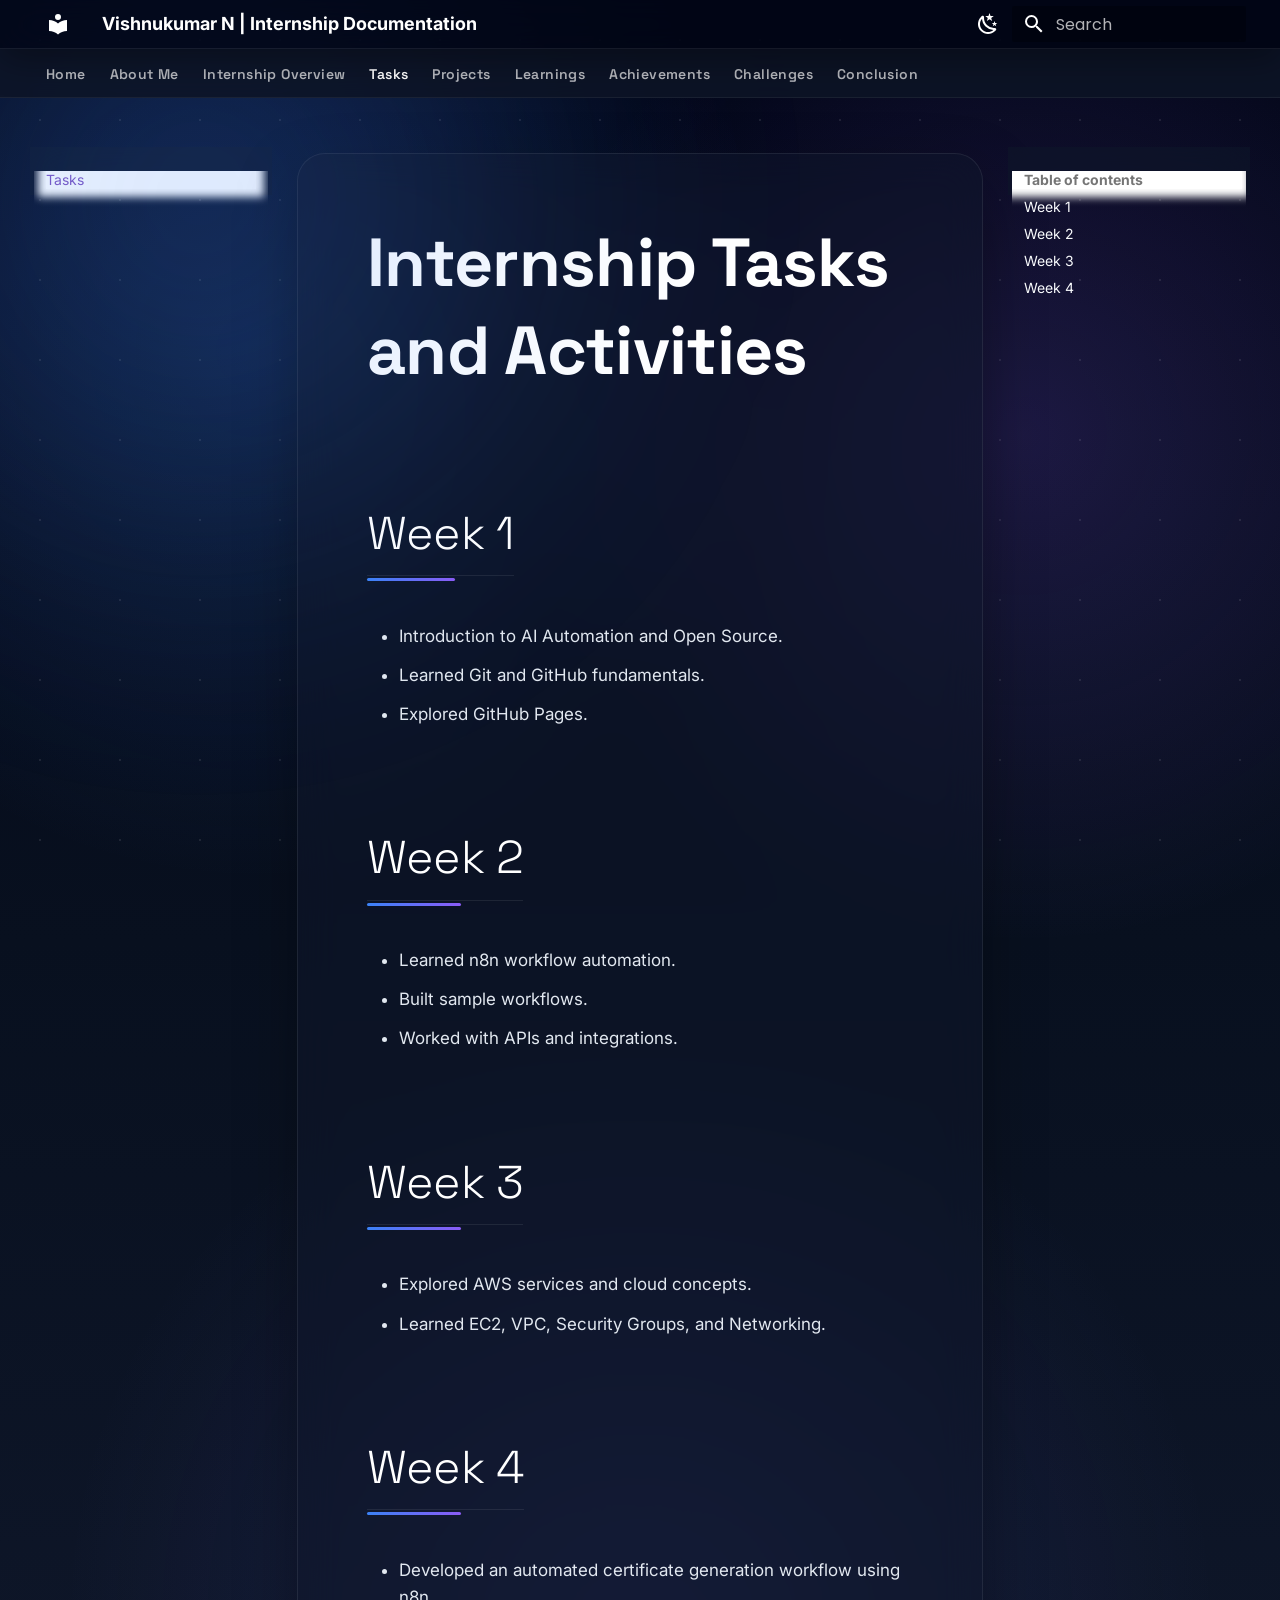
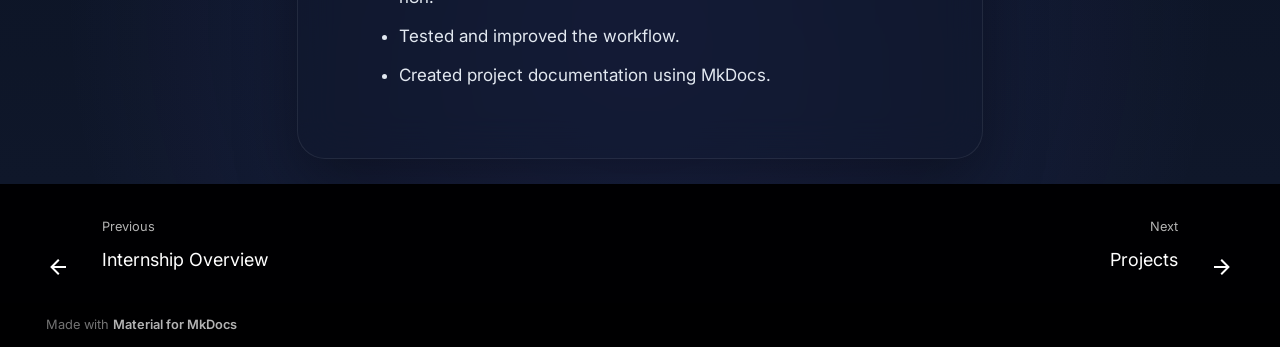
<file: tasks/index.html>
<!doctype html>
<html lang="en" class="no-js">
  <head>
    
      <meta charset="utf-8">
      <meta name="viewport" content="width=device-width,initial-scale=1">
      
        <meta name="description" content="My Internship Journey at iGradAI Labs">
      
      
        <meta name="author" content="Vishnukumar N">
      
      
      
        <link rel="prev" href="../overview/">
      
      
        <link rel="next" href="../projects/">
      
      
        
      
      
      <link rel="icon" href="../assets/images/favicon.png">
      <meta name="generator" content="mkdocs-1.6.1, mkdocs-material-9.7.6">
    
    
      
        <title>Tasks - Vishnukumar N | Internship Documentation</title>
      
    
    
      <link rel="stylesheet" href="../assets/stylesheets/main.484c7ddc.min.css">
      
        
        <link rel="stylesheet" href="../assets/stylesheets/palette.ab4e12ef.min.css">
      
      


    
    
      
    
    
      
        
        
        <link rel="preconnect" href="https://fonts.gstatic.com" crossorigin>
        <link rel="stylesheet" href="https://fonts.googleapis.com/css?family=Poppins:300,300i,400,400i,700,700i%7CFira+Code:400,400i,700,700i&display=fallback">
        <style>:root{--md-text-font:"Poppins";--md-code-font:"Fira Code"}</style>
      
    
    
      <link rel="stylesheet" href="../stylesheets/extra.css">
    
    <script>__md_scope=new URL("..",location),__md_hash=e=>[...e].reduce(((e,_)=>(e<<5)-e+_.charCodeAt(0)),0),__md_get=(e,_=localStorage,t=__md_scope)=>JSON.parse(_.getItem(t.pathname+"."+e)),__md_set=(e,_,t=localStorage,a=__md_scope)=>{try{t.setItem(a.pathname+"."+e,JSON.stringify(_))}catch(e){}}</script>
    
      

    
    
  </head>
  
  
    
    
      
    
    
    
    
    <body dir="ltr" data-md-color-scheme="default" data-md-color-primary="deep-purple" data-md-color-accent="cyan">
  
    
    <input class="md-toggle" data-md-toggle="drawer" type="checkbox" id="__drawer" autocomplete="off">
    <input class="md-toggle" data-md-toggle="search" type="checkbox" id="__search" autocomplete="off">
    <label class="md-overlay" for="__drawer"></label>
    <div data-md-component="skip">
      
        
        <a href="#internship-tasks-and-activities" class="md-skip">
          Skip to content
        </a>
      
    </div>
    <div data-md-component="announce">
      
    </div>
    
    
      

<header class="md-header" data-md-component="header">
  <nav class="md-header__inner md-grid" aria-label="Header">
    <a href=".." title="Vishnukumar N | Internship Documentation" class="md-header__button md-logo" aria-label="Vishnukumar N | Internship Documentation" data-md-component="logo">
      
  
  <svg xmlns="http://www.w3.org/2000/svg" viewBox="0 0 24 24"><path d="M12 8a3 3 0 0 0 3-3 3 3 0 0 0-3-3 3 3 0 0 0-3 3 3 3 0 0 0 3 3m0 3.54C9.64 9.35 6.5 8 3 8v11c3.5 0 6.64 1.35 9 3.54 2.36-2.19 5.5-3.54 9-3.54V8c-3.5 0-6.64 1.35-9 3.54"/></svg>

    </a>
    <label class="md-header__button md-icon" for="__drawer">
      
      <svg xmlns="http://www.w3.org/2000/svg" viewBox="0 0 24 24"><path d="M3 6h18v2H3zm0 5h18v2H3zm0 5h18v2H3z"/></svg>
    </label>
    <div class="md-header__title" data-md-component="header-title">
      <div class="md-header__ellipsis">
        <div class="md-header__topic">
          <span class="md-ellipsis">
            Vishnukumar N | Internship Documentation
          </span>
        </div>
        <div class="md-header__topic" data-md-component="header-topic">
          <span class="md-ellipsis">
            
              Tasks
            
          </span>
        </div>
      </div>
    </div>
    
      
        <form class="md-header__option" data-md-component="palette">
  
    
    
    
    <input class="md-option" data-md-color-media="" data-md-color-scheme="default" data-md-color-primary="deep-purple" data-md-color-accent="cyan"  aria-label="Dark mode"  type="radio" name="__palette" id="__palette_0">
    
      <label class="md-header__button md-icon" title="Dark mode" for="__palette_1" hidden>
        <svg xmlns="http://www.w3.org/2000/svg" viewBox="0 0 24 24"><path d="m17.75 4.09-2.53 1.94.91 3.06-2.63-1.81-2.63 1.81.91-3.06-2.53-1.94L12.44 4l1.06-3 1.06 3zm3.5 6.91-1.64 1.25.59 1.98-1.7-1.17-1.7 1.17.59-1.98L15.75 11l2.06-.05L18.5 9l.69 1.95zm-2.28 4.95c.83-.08 1.72 1.1 1.19 1.85-.32.45-.66.87-1.08 1.27C15.17 23 8.84 23 4.94 19.07c-3.91-3.9-3.91-10.24 0-14.14.4-.4.82-.76 1.27-1.08.75-.53 1.93.36 1.85 1.19-.27 2.86.69 5.83 2.89 8.02a9.96 9.96 0 0 0 8.02 2.89m-1.64 2.02a12.08 12.08 0 0 1-7.8-3.47c-2.17-2.19-3.33-5-3.49-7.82-2.81 3.14-2.7 7.96.31 10.98 3.02 3.01 7.84 3.12 10.98.31"/></svg>
      </label>
    
  
    
    
    
    <input class="md-option" data-md-color-media="" data-md-color-scheme="slate" data-md-color-primary="deep-purple" data-md-color-accent="lime"  aria-label="Light mode"  type="radio" name="__palette" id="__palette_1">
    
      <label class="md-header__button md-icon" title="Light mode" for="__palette_0" hidden>
        <svg xmlns="http://www.w3.org/2000/svg" viewBox="0 0 24 24"><path d="M12 7a5 5 0 0 1 5 5 5 5 0 0 1-5 5 5 5 0 0 1-5-5 5 5 0 0 1 5-5m0 2a3 3 0 0 0-3 3 3 3 0 0 0 3 3 3 3 0 0 0 3-3 3 3 0 0 0-3-3m0-7 2.39 3.42C13.65 5.15 12.84 5 12 5s-1.65.15-2.39.42zM3.34 7l4.16-.35A7.2 7.2 0 0 0 5.94 8.5c-.44.74-.69 1.5-.83 2.29zm.02 10 1.76-3.77a7.131 7.131 0 0 0 2.38 4.14zM20.65 7l-1.77 3.79a7.02 7.02 0 0 0-2.38-4.15zm-.01 10-4.14.36c.59-.51 1.12-1.14 1.54-1.86.42-.73.69-1.5.83-2.29zM12 22l-2.41-3.44c.74.27 1.55.44 2.41.44.82 0 1.63-.17 2.37-.44z"/></svg>
      </label>
    
  
</form>
      
    
    
      <script>var palette=__md_get("__palette");if(palette&&palette.color){if("(prefers-color-scheme)"===palette.color.media){var media=matchMedia("(prefers-color-scheme: light)"),input=document.querySelector(media.matches?"[data-md-color-media='(prefers-color-scheme: light)']":"[data-md-color-media='(prefers-color-scheme: dark)']");palette.color.media=input.getAttribute("data-md-color-media"),palette.color.scheme=input.getAttribute("data-md-color-scheme"),palette.color.primary=input.getAttribute("data-md-color-primary"),palette.color.accent=input.getAttribute("data-md-color-accent")}for(var[key,value]of Object.entries(palette.color))document.body.setAttribute("data-md-color-"+key,value)}</script>
    
    
    
      
      
        <label class="md-header__button md-icon" for="__search">
          
          <svg xmlns="http://www.w3.org/2000/svg" viewBox="0 0 24 24"><path d="M9.5 3A6.5 6.5 0 0 1 16 9.5c0 1.61-.59 3.09-1.56 4.23l.27.27h.79l5 5-1.5 1.5-5-5v-.79l-.27-.27A6.52 6.52 0 0 1 9.5 16 6.5 6.5 0 0 1 3 9.5 6.5 6.5 0 0 1 9.5 3m0 2C7 5 5 7 5 9.5S7 14 9.5 14 14 12 14 9.5 12 5 9.5 5"/></svg>
        </label>
        <div class="md-search" data-md-component="search" role="dialog">
  <label class="md-search__overlay" for="__search"></label>
  <div class="md-search__inner" role="search">
    <form class="md-search__form" name="search">
      <input type="text" class="md-search__input" name="query" aria-label="Search" placeholder="Search" autocapitalize="off" autocorrect="off" autocomplete="off" spellcheck="false" data-md-component="search-query" required>
      <label class="md-search__icon md-icon" for="__search">
        
        <svg xmlns="http://www.w3.org/2000/svg" viewBox="0 0 24 24"><path d="M9.5 3A6.5 6.5 0 0 1 16 9.5c0 1.61-.59 3.09-1.56 4.23l.27.27h.79l5 5-1.5 1.5-5-5v-.79l-.27-.27A6.52 6.52 0 0 1 9.5 16 6.5 6.5 0 0 1 3 9.5 6.5 6.5 0 0 1 9.5 3m0 2C7 5 5 7 5 9.5S7 14 9.5 14 14 12 14 9.5 12 5 9.5 5"/></svg>
        
        <svg xmlns="http://www.w3.org/2000/svg" viewBox="0 0 24 24"><path d="M20 11v2H8l5.5 5.5-1.42 1.42L4.16 12l7.92-7.92L13.5 5.5 8 11z"/></svg>
      </label>
      <nav class="md-search__options" aria-label="Search">
        
        <button type="reset" class="md-search__icon md-icon" title="Clear" aria-label="Clear" tabindex="-1">
          
          <svg xmlns="http://www.w3.org/2000/svg" viewBox="0 0 24 24"><path d="M19 6.41 17.59 5 12 10.59 6.41 5 5 6.41 10.59 12 5 17.59 6.41 19 12 13.41 17.59 19 19 17.59 13.41 12z"/></svg>
        </button>
      </nav>
      
        <div class="md-search__suggest" data-md-component="search-suggest"></div>
      
    </form>
    <div class="md-search__output">
      <div class="md-search__scrollwrap" tabindex="0" data-md-scrollfix>
        <div class="md-search-result" data-md-component="search-result">
          <div class="md-search-result__meta">
            Initializing search
          </div>
          <ol class="md-search-result__list" role="presentation"></ol>
        </div>
      </div>
    </div>
  </div>
</div>
      
    
    
  </nav>
  
</header>
    
    <div class="md-container" data-md-component="container">
      
      
        
          
            
<nav class="md-tabs" aria-label="Tabs" data-md-component="tabs">
  <div class="md-grid">
    <ul class="md-tabs__list">
      
        
  
  
  
  
    <li class="md-tabs__item">
      <a href=".." class="md-tabs__link">
        
  
  
    
  
  Home

      </a>
    </li>
  

      
        
  
  
  
  
    <li class="md-tabs__item">
      <a href="../about/" class="md-tabs__link">
        
  
  
    
  
  About Me

      </a>
    </li>
  

      
        
  
  
  
  
    <li class="md-tabs__item">
      <a href="../overview/" class="md-tabs__link">
        
  
  
    
  
  Internship Overview

      </a>
    </li>
  

      
        
  
  
  
    
  
  
    <li class="md-tabs__item md-tabs__item--active">
      <a href="./" class="md-tabs__link">
        
  
  
    
  
  Tasks

      </a>
    </li>
  

      
        
  
  
  
  
    <li class="md-tabs__item">
      <a href="../projects/" class="md-tabs__link">
        
  
  
    
  
  Projects

      </a>
    </li>
  

      
        
  
  
  
  
    <li class="md-tabs__item">
      <a href="../learnings/" class="md-tabs__link">
        
  
  
    
  
  Learnings

      </a>
    </li>
  

      
        
  
  
  
  
    <li class="md-tabs__item">
      <a href="../achievements/" class="md-tabs__link">
        
  
  
    
  
  Achievements

      </a>
    </li>
  

      
        
  
  
  
  
    <li class="md-tabs__item">
      <a href="../challenges/" class="md-tabs__link">
        
  
  
    
  
  Challenges

      </a>
    </li>
  

      
        
  
  
  
  
    <li class="md-tabs__item">
      <a href="../conclusion/" class="md-tabs__link">
        
  
  
    
  
  Conclusion

      </a>
    </li>
  

      
    </ul>
  </div>
</nav>
          
        
      
      <main class="md-main" data-md-component="main">
        <div class="md-main__inner md-grid">
          
            
              
              <div class="md-sidebar md-sidebar--primary" data-md-component="sidebar" data-md-type="navigation" >
                <div class="md-sidebar__scrollwrap">
                  <div class="md-sidebar__inner">
                    


  


<nav class="md-nav md-nav--primary md-nav--lifted" aria-label="Navigation" data-md-level="0">
  <label class="md-nav__title" for="__drawer">
    <a href=".." title="Vishnukumar N | Internship Documentation" class="md-nav__button md-logo" aria-label="Vishnukumar N | Internship Documentation" data-md-component="logo">
      
  
  <svg xmlns="http://www.w3.org/2000/svg" viewBox="0 0 24 24"><path d="M12 8a3 3 0 0 0 3-3 3 3 0 0 0-3-3 3 3 0 0 0-3 3 3 3 0 0 0 3 3m0 3.54C9.64 9.35 6.5 8 3 8v11c3.5 0 6.64 1.35 9 3.54 2.36-2.19 5.5-3.54 9-3.54V8c-3.5 0-6.64 1.35-9 3.54"/></svg>

    </a>
    Vishnukumar N | Internship Documentation
  </label>
  
  <ul class="md-nav__list" data-md-scrollfix>
    
      
      
  
  
  
  
    <li class="md-nav__item">
      <a href=".." class="md-nav__link">
        
  
  
  <span class="md-ellipsis">
    
  
    Home
  

    
  </span>
  
  

      </a>
    </li>
  

    
      
      
  
  
  
  
    <li class="md-nav__item">
      <a href="../about/" class="md-nav__link">
        
  
  
  <span class="md-ellipsis">
    
  
    About Me
  

    
  </span>
  
  

      </a>
    </li>
  

    
      
      
  
  
  
  
    <li class="md-nav__item">
      <a href="../overview/" class="md-nav__link">
        
  
  
  <span class="md-ellipsis">
    
  
    Internship Overview
  

    
  </span>
  
  

      </a>
    </li>
  

    
      
      
  
  
    
  
  
  
    <li class="md-nav__item md-nav__item--active">
      
      <input class="md-nav__toggle md-toggle" type="checkbox" id="__toc">
      
      
        
      
      
        <label class="md-nav__link md-nav__link--active" for="__toc">
          
  
  
  <span class="md-ellipsis">
    
  
    Tasks
  

    
  </span>
  
  

          <span class="md-nav__icon md-icon"></span>
        </label>
      
      <a href="./" class="md-nav__link md-nav__link--active">
        
  
  
  <span class="md-ellipsis">
    
  
    Tasks
  

    
  </span>
  
  

      </a>
      
        

<nav class="md-nav md-nav--secondary" aria-label="Table of contents">
  
  
  
    
  
  
    <label class="md-nav__title" for="__toc">
      <span class="md-nav__icon md-icon"></span>
      Table of contents
    </label>
    <ul class="md-nav__list" data-md-component="toc" data-md-scrollfix>
      
        <li class="md-nav__item">
  <a href="#week-1" class="md-nav__link">
    <span class="md-ellipsis">
      
        Week 1
      
    </span>
  </a>
  
</li>
      
        <li class="md-nav__item">
  <a href="#week-2" class="md-nav__link">
    <span class="md-ellipsis">
      
        Week 2
      
    </span>
  </a>
  
</li>
      
        <li class="md-nav__item">
  <a href="#week-3" class="md-nav__link">
    <span class="md-ellipsis">
      
        Week 3
      
    </span>
  </a>
  
</li>
      
        <li class="md-nav__item">
  <a href="#week-4" class="md-nav__link">
    <span class="md-ellipsis">
      
        Week 4
      
    </span>
  </a>
  
</li>
      
    </ul>
  
</nav>
      
    </li>
  

    
      
      
  
  
  
  
    <li class="md-nav__item">
      <a href="../projects/" class="md-nav__link">
        
  
  
  <span class="md-ellipsis">
    
  
    Projects
  

    
  </span>
  
  

      </a>
    </li>
  

    
      
      
  
  
  
  
    <li class="md-nav__item">
      <a href="../learnings/" class="md-nav__link">
        
  
  
  <span class="md-ellipsis">
    
  
    Learnings
  

    
  </span>
  
  

      </a>
    </li>
  

    
      
      
  
  
  
  
    <li class="md-nav__item">
      <a href="../achievements/" class="md-nav__link">
        
  
  
  <span class="md-ellipsis">
    
  
    Achievements
  

    
  </span>
  
  

      </a>
    </li>
  

    
      
      
  
  
  
  
    <li class="md-nav__item">
      <a href="../challenges/" class="md-nav__link">
        
  
  
  <span class="md-ellipsis">
    
  
    Challenges
  

    
  </span>
  
  

      </a>
    </li>
  

    
      
      
  
  
  
  
    <li class="md-nav__item">
      <a href="../conclusion/" class="md-nav__link">
        
  
  
  <span class="md-ellipsis">
    
  
    Conclusion
  

    
  </span>
  
  

      </a>
    </li>
  

    
  </ul>
</nav>
                  </div>
                </div>
              </div>
            
            
              
              <div class="md-sidebar md-sidebar--secondary" data-md-component="sidebar" data-md-type="toc" >
                <div class="md-sidebar__scrollwrap">
                  <div class="md-sidebar__inner">
                    

<nav class="md-nav md-nav--secondary" aria-label="Table of contents">
  
  
  
    
  
  
    <label class="md-nav__title" for="__toc">
      <span class="md-nav__icon md-icon"></span>
      Table of contents
    </label>
    <ul class="md-nav__list" data-md-component="toc" data-md-scrollfix>
      
        <li class="md-nav__item">
  <a href="#week-1" class="md-nav__link">
    <span class="md-ellipsis">
      
        Week 1
      
    </span>
  </a>
  
</li>
      
        <li class="md-nav__item">
  <a href="#week-2" class="md-nav__link">
    <span class="md-ellipsis">
      
        Week 2
      
    </span>
  </a>
  
</li>
      
        <li class="md-nav__item">
  <a href="#week-3" class="md-nav__link">
    <span class="md-ellipsis">
      
        Week 3
      
    </span>
  </a>
  
</li>
      
        <li class="md-nav__item">
  <a href="#week-4" class="md-nav__link">
    <span class="md-ellipsis">
      
        Week 4
      
    </span>
  </a>
  
</li>
      
    </ul>
  
</nav>
                  </div>
                </div>
              </div>
            
          
          
            <div class="md-content" data-md-component="content">
              
              <article class="md-content__inner md-typeset">
                
                  



<h1 id="internship-tasks-and-activities">Internship Tasks and Activities</h1>
<h2 id="week-1">Week 1</h2>
<ul>
<li>Introduction to AI Automation and Open Source.</li>
<li>Learned Git and GitHub fundamentals.</li>
<li>Explored GitHub Pages.</li>
</ul>
<h2 id="week-2">Week 2</h2>
<ul>
<li>Learned n8n workflow automation.</li>
<li>Built sample workflows.</li>
<li>Worked with APIs and integrations.</li>
</ul>
<h2 id="week-3">Week 3</h2>
<ul>
<li>Explored AWS services and cloud concepts.</li>
<li>Learned EC2, VPC, Security Groups, and Networking.</li>
</ul>
<h2 id="week-4">Week 4</h2>
<ul>
<li>Developed an automated certificate generation workflow using n8n.</li>
<li>Tested and improved the workflow.</li>
<li>Created project documentation using MkDocs.</li>
</ul>












                
              </article>
            </div>
          
          
<script>var target=document.getElementById(location.hash.slice(1));target&&target.name&&(target.checked=target.name.startsWith("__tabbed_"))</script>
        </div>
        
          <button type="button" class="md-top md-icon" data-md-component="top" hidden>
  
  <svg xmlns="http://www.w3.org/2000/svg" viewBox="0 0 24 24"><path d="M13 20h-2V8l-5.5 5.5-1.42-1.42L12 4.16l7.92 7.92-1.42 1.42L13 8z"/></svg>
  Back to top
</button>
        
      </main>
      
        <footer class="md-footer">
  
    
      
      <nav class="md-footer__inner md-grid" aria-label="Footer" >
        
          
          <a href="../overview/" class="md-footer__link md-footer__link--prev" aria-label="Previous: Internship Overview">
            <div class="md-footer__button md-icon">
              
              <svg xmlns="http://www.w3.org/2000/svg" viewBox="0 0 24 24"><path d="M20 11v2H8l5.5 5.5-1.42 1.42L4.16 12l7.92-7.92L13.5 5.5 8 11z"/></svg>
            </div>
            <div class="md-footer__title">
              <span class="md-footer__direction">
                Previous
              </span>
              <div class="md-ellipsis">
                Internship Overview
              </div>
            </div>
          </a>
        
        
          
          <a href="../projects/" class="md-footer__link md-footer__link--next" aria-label="Next: Projects">
            <div class="md-footer__title">
              <span class="md-footer__direction">
                Next
              </span>
              <div class="md-ellipsis">
                Projects
              </div>
            </div>
            <div class="md-footer__button md-icon">
              
              <svg xmlns="http://www.w3.org/2000/svg" viewBox="0 0 24 24"><path d="M4 11v2h12l-5.5 5.5 1.42 1.42L19.84 12l-7.92-7.92L10.5 5.5 16 11z"/></svg>
            </div>
          </a>
        
      </nav>
    
  
  <div class="md-footer-meta md-typeset">
    <div class="md-footer-meta__inner md-grid">
      <div class="md-copyright">
  
  
    Made with
    <a href="https://squidfunk.github.io/mkdocs-material/" target="_blank" rel="noopener">
      Material for MkDocs
    </a>
  
</div>
      
    </div>
  </div>
</footer>
      
    </div>
    <div class="md-dialog" data-md-component="dialog">
      <div class="md-dialog__inner md-typeset"></div>
    </div>
    
    
    
      
      
      <script id="__config" type="application/json">{"annotate": null, "base": "..", "features": ["navigation.tabs", "navigation.sections", "navigation.top", "navigation.instant", "navigation.footer", "search.highlight", "search.suggest", "content.code.copy"], "search": "../assets/javascripts/workers/search.2c215733.min.js", "tags": null, "translations": {"clipboard.copied": "Copied to clipboard", "clipboard.copy": "Copy to clipboard", "search.result.more.one": "1 more on this page", "search.result.more.other": "# more on this page", "search.result.none": "No matching documents", "search.result.one": "1 matching document", "search.result.other": "# matching documents", "search.result.placeholder": "Type to start searching", "search.result.term.missing": "Missing", "select.version": "Select version"}, "version": null}</script>
    
    
      <script src="../assets/javascripts/bundle.79ae519e.min.js"></script>
      
    
  </body>
</html>
</file>
<file: stylesheets/extra.css>
/*==========================================================
  IMPORT FONTS
==========================================================*/

@import url('https://fonts.googleapis.com/css2?family=Inter:wght@300;400;500;600;700;800&family=Space+Grotesk:wght@500;600;700&family=JetBrains+Mono:wght@400;600&display=swap');

/*==========================================================
  ROOT COLORS
==========================================================*/

:root{

--bg:#030712;
--bg2:#0f172a;
--card:rgba(15,23,42,.72);
--glass:rgba(255,255,255,.05);

--primary:#3B82F6;
--secondary:#6366F1;
--accent:#8B5CF6;

--text:#F8FAFC;
--text2:#CBD5E1;

--border:rgba(255,255,255,.08);

--radius:24px;

}

/*==========================================================
  BODY
==========================================================*/

html{

scroll-behavior:smooth;

}

body{

font-family:'Inter',sans-serif;

background:#030712;

color:var(--text);

line-height:1.9;

overflow-x:hidden;

}

/*==========================================================
  GALAXY BACKGROUND
==========================================================*/

.md-main{

position:relative;

min-height:100vh;

background:

radial-gradient(circle at 20% 15%,rgba(59,130,246,.18),transparent 30%),

radial-gradient(circle at 80% 20%,rgba(139,92,246,.18),transparent 30%),

radial-gradient(circle at 50% 90%,rgba(99,102,241,.15),transparent 35%),

linear-gradient(
180deg,
#020617,
#08101f,
#0f172a);

overflow:hidden;

}

/*==========================================================
  STAR LAYER
==========================================================*/

.md-main::before{

content:"";

position:fixed;

inset:0;

background-image:

radial-gradient(circle,rgba(255,255,255,.8) 1px,transparent 1px);

background-size:80px 80px;

opacity:.12;

pointer-events:none;

animation:starsMove 80s linear infinite;

}

@keyframes starsMove{

0%{

transform:translateY(0);

}

100%{

transform:translateY(-400px);

}

}

/*==========================================================
  AURORA EFFECT
==========================================================*/

.md-main::after{

content:"";

position:fixed;

width:900px;

height:900px;

left:-250px;

top:-250px;

background:

radial-gradient(circle,

rgba(59,130,246,.25),

transparent 70%);

filter:blur(120px);

animation:aurora 12s ease-in-out infinite alternate;

pointer-events:none;

}

@keyframes aurora{

0%{

transform:translateX(0) translateY(0);

}

100%{

transform:translateX(250px) translateY(180px);

}

}

/*==========================================================
  HEADER
==========================================================*/

.md-header{

background:rgba(2,6,23,.75);

backdrop-filter:blur(18px);

border-bottom:1px solid rgba(255,255,255,.08);

box-shadow:0 10px 35px rgba(0,0,0,.35);

}

/*==========================================================
  NAVIGATION
==========================================================*/

.md-tabs{

background:rgba(15,23,42,.82);

backdrop-filter:blur(16px);

border-bottom:1px solid rgba(255,255,255,.06);

}

.md-tabs__link{

font-family:'Space Grotesk';

font-weight:600;

letter-spacing:.4px;

transition:.35s;

}

.md-tabs__link:hover{

color:white;

transform:translateY(-2px);

}

/*==========================================================
  SIDEBAR
==========================================================*/

.md-sidebar{

background:rgba(15,23,42,.58);

backdrop-filter:blur(18px);

}

/*==========================================================
  CONTENT PANEL
==========================================================*/

.md-content{

background:rgba(15,23,42,.55);

backdrop-filter:blur(20px);

padding:45px;

margin:25px;

border-radius:28px;

border:1px solid rgba(255,255,255,.08);

box-shadow:

0 25px 60px rgba(0,0,0,.35);

animation:fadeUp .8s ease;

transform-style:preserve-3d;

}

/*==========================================================
  TYPOGRAPHY
==========================================================*/

.md-typeset{

font-family:'Inter';

font-size:17px;

color:#E2E8F0;

}

.md-typeset h1{

font-family:'Space Grotesk';

font-size:3.4rem;

font-weight:700;

color:white;

margin-bottom:25px;

}

.md-typeset h2{

font-family:'Space Grotesk';

font-size:2.3rem;

margin-top:80px;

padding-bottom:10px;

border-bottom:1px solid rgba(255,255,255,.08);

color:white;

}

.md-typeset h3{

font-family:'Space Grotesk';

font-size:1.7rem;

color:#E2E8F0;

}

.md-typeset p{

color:#CBD5E1;

font-size:17px;

}

.md-typeset strong{

color:white;

font-weight:700;

}

.md-typeset a{

color:#60A5FA;

font-weight:600;

text-decoration:none;

transition:.3s;

}

.md-typeset a:hover{

color:white;

}

/*==========================================================
  CODE
==========================================================*/

code{

font-family:'JetBrains Mono';

border-radius:8px;

padding:2px 8px;

}

/*==========================================================
  SCROLLBAR
==========================================================*/

::-webkit-scrollbar{

width:10px;

}

::-webkit-scrollbar-track{

background:#08101f;

}

::-webkit-scrollbar-thumb{

background:linear-gradient(
180deg,
#3B82F6,
#8B5CF6);

border-radius:20px;

}

/*==========================================================
  FADE
==========================================================*/

@keyframes fadeUp{

from{

opacity:0;

transform:translateY(35px);

}

to{

opacity:1;

transform:translateY(0);

}

}
/*==========================================================
  HERO SECTION
==========================================================*/

.hero{

position:relative;

padding:90px 60px;

border-radius:35px;

margin-bottom:70px;

background:linear-gradient(
135deg,
rgba(59,130,246,.12),
rgba(99,102,241,.10),
rgba(139,92,246,.12));

backdrop-filter:blur(20px);

border:1px solid rgba(255,255,255,.08);

overflow:hidden;

transform-style:preserve-3d;

perspective:1500px;

box-shadow:
0 35px 70px rgba(0,0,0,.35);

transition:.5s;

}

.hero:hover{

transform:
rotateX(3deg)
rotateY(-3deg)
translateY(-8px);

}

.hero::before{

content:"";

position:absolute;

top:-120px;

left:-120px;

width:350px;

height:350px;

border-radius:50%;

background:radial-gradient(
circle,
rgba(59,130,246,.35),
transparent 70%);

filter:blur(60px);

animation:heroGlow 10s infinite alternate;

}

.hero::after{

content:"";

position:absolute;

bottom:-120px;

right:-120px;

width:350px;

height:350px;

border-radius:50%;

background:radial-gradient(
circle,
rgba(139,92,246,.35),
transparent 70%);

filter:blur(60px);

animation:heroGlow2 10s infinite alternate;

}

@keyframes heroGlow{

0%{

transform:translateX(0);

}

100%{

transform:translateX(120px);

}

}

@keyframes heroGlow2{

0%{

transform:translateY(0);

}

100%{

transform:translateY(-120px);

}

}

/*==========================================================
  HERO TITLE
==========================================================*/

.hero h1{

font-size:4rem;

font-weight:800;

font-family:'Space Grotesk';

margin-bottom:20px;

color:white;

}

.hero p{

font-size:1.25rem;

color:#CBD5E1;

max-width:850px;

}

/*==========================================================
  HERO BUTTON
==========================================================*/

.hero-btn{

display:inline-block;

margin-top:30px;

padding:16px 35px;

background:linear-gradient(
135deg,
#3B82F6,
#6366F1);

color:white;

border-radius:15px;

font-weight:700;

transition:.35s;

box-shadow:
0 18px 40px rgba(59,130,246,.35);

}

.hero-btn:hover{

transform:
translateY(-6px)
scale(1.05);

box-shadow:
0 30px 60px rgba(59,130,246,.45);

}

/*==========================================================
  DASHBOARD
==========================================================*/

.stats{

display:grid;

grid-template-columns:
repeat(auto-fit,minmax(220px,1fr));

gap:30px;

margin:70px 0;

}

.stat-card{

position:relative;

padding:35px;

background:rgba(255,255,255,.05);

border-radius:25px;

border:1px solid rgba(255,255,255,.08);

backdrop-filter:blur(20px);

overflow:hidden;

transform-style:preserve-3d;

transition:.45s;

box-shadow:
0 20px 45px rgba(0,0,0,.30);

}

.stat-card::before{

content:"";

position:absolute;

inset:0;

background:linear-gradient(
135deg,
rgba(255,255,255,.08),
transparent);

pointer-events:none;

}

.stat-card:hover{

transform:
perspective(1500px)
rotateX(8deg)
rotateY(-8deg)
translateY(-12px);

box-shadow:
0 40px 80px rgba(0,0,0,.40),
0 0 40px rgba(59,130,246,.25);

}

.stat-card h2{

font-size:48px;

margin:0;

color:white;

}

.stat-card p{

margin-top:12px;

font-size:16px;

color:#CBD5E1;

}

/*==========================================================
  FLOATING ICONS
==========================================================*/

.float{

animation:float 5s ease-in-out infinite;

}

@keyframes float{

0%{

transform:translateY(0);

}

50%{

transform:translateY(-10px);

}

100%{

transform:translateY(0);

}

}

/*==========================================================
  BADGES
==========================================================*/

.badge{

display:inline-block;

padding:10px 18px;

margin:8px;

border-radius:50px;

background:rgba(255,255,255,.08);

border:1px solid rgba(255,255,255,.08);

backdrop-filter:blur(20px);

font-weight:700;

transition:.4s;

box-shadow:
0 12px 25px rgba(0,0,0,.25);

}

.badge:hover{

transform:
translateY(-5px)
scale(1.08);

background:#3B82F6;

box-shadow:
0 25px 45px rgba(59,130,246,.35);

}

/*==========================================================
  GLASS BUTTONS
==========================================================*/

.md-button{

background:linear-gradient(
135deg,
#2563EB,
#6366F1);

border:none;

color:white;

border-radius:14px;

padding:14px 28px;

font-weight:700;

box-shadow:
0 15px 35px rgba(37,99,235,.35);

transition:.35s;

}

.md-button:hover{

transform:
translateY(-5px)
scale(1.05);

box-shadow:
0 30px 60px rgba(37,99,235,.45);

}
/*==========================================================
  3D GLASS CARDS
==========================================================*/

.md-typeset .admonition,
.md-typeset details{

position:relative;

background:rgba(255,255,255,.05);

border:1px solid rgba(255,255,255,.08);

border-radius:25px;

padding:30px;

backdrop-filter:blur(20px);

overflow:hidden;

transform-style:preserve-3d;

transition:.45s;

box-shadow:
0 20px 50px rgba(0,0,0,.35);

}

.md-typeset .admonition::before,
.md-typeset details::before{

content:"";

position:absolute;

top:0;
left:-100%;

width:100%;
height:100%;

background:linear-gradient(
120deg,
transparent,
rgba(255,255,255,.15),
transparent);

transition:.8s;

}

.md-typeset .admonition:hover::before,
.md-typeset details:hover::before{

left:120%;

}

.md-typeset .admonition:hover,
.md-typeset details:hover{

transform:
perspective(1500px)
rotateX(6deg)
rotateY(-6deg)
translateY(-12px);

border-color:#3B82F6;

box-shadow:
0 40px 70px rgba(0,0,0,.45),
0 0 40px rgba(59,130,246,.25);

}

/*==========================================================
  PROJECT CARD
==========================================================*/

.project-card{

position:relative;

padding:35px;

margin:40px 0;

border-radius:28px;

background:rgba(17,24,39,.80);

border:1px solid rgba(255,255,255,.08);

overflow:hidden;

transform-style:preserve-3d;

transition:.5s;

box-shadow:
0 25px 55px rgba(0,0,0,.35);

}

.project-card::after{

content:"";

position:absolute;

top:-50%;

left:-20%;

width:140%;

height:180%;

background:linear-gradient(
135deg,
transparent,
rgba(255,255,255,.08),
transparent);

transform:rotate(25deg);

transition:.8s;

}

.project-card:hover::after{

left:120%;

}

.project-card:hover{

transform:
perspective(1600px)
rotateY(-8deg)
rotateX(6deg)
translateY(-15px);

box-shadow:
0 45px 90px rgba(0,0,0,.45),
0 0 40px rgba(99,102,241,.30);

}

/*==========================================================
  PROJECT TITLE
==========================================================*/

.project-title{

font-size:32px;

font-weight:700;

font-family:'Space Grotesk';

margin-bottom:18px;

color:white;

}

/*==========================================================
  TIMELINE
==========================================================*/

.timeline{

position:relative;

padding-left:45px;

margin:50px 0;

}

.timeline::before{

content:"";

position:absolute;

left:12px;

top:0;

bottom:0;

width:4px;

background:linear-gradient(
180deg,
#3B82F6,
#8B5CF6);

border-radius:50px;

}

.timeline-item{

position:relative;

margin-bottom:45px;

padding:25px;

background:rgba(255,255,255,.05);

border-radius:20px;

transition:.4s;

box-shadow:
0 15px 35px rgba(0,0,0,.25);

}

.timeline-item::before{

content:"";

position:absolute;

left:-44px;

top:30px;

width:22px;

height:22px;

border-radius:50%;

background:#3B82F6;

border:4px solid #020617;

box-shadow:
0 0 20px rgba(59,130,246,.5);

}

.timeline-item:hover{

transform:
translateX(12px)
translateZ(25px);

box-shadow:
0 25px 55px rgba(0,0,0,.35);

}

/*==========================================================
  TABLES
==========================================================*/

.md-typeset table{

width:100%;

border-collapse:collapse;

border-radius:20px;

overflow:hidden;

background:rgba(17,24,39,.80);

box-shadow:
0 20px 50px rgba(0,0,0,.30);

transition:.4s;

}

.md-typeset table:hover{

transform:
perspective(1400px)
rotateX(3deg);

box-shadow:
0 35px 70px rgba(0,0,0,.40);

}

.md-typeset th{

background:linear-gradient(
135deg,
#1E293B,
#0F172A);

color:white;

padding:18px;

font-weight:700;

}

.md-typeset td{

padding:18px;

border-top:1px solid rgba(255,255,255,.06);

color:#CBD5E1;

}

.md-typeset tr:hover{

background:rgba(59,130,246,.08);

}

/*==========================================================
  IMAGES
==========================================================*/

.md-typeset img{

width:100%;

border-radius:22px;

border:1px solid rgba(255,255,255,.08);

transition:.5s;

box-shadow:
0 25px 55px rgba(0,0,0,.35);

}

.md-typeset img:hover{

transform:
perspective(1600px)
rotateY(-7deg)
rotateX(5deg)
scale(1.05);

box-shadow:
0 45px 90px rgba(0,0,0,.45),
0 0 40px rgba(59,130,246,.25);

}

/*==========================================================
  GALLERY
==========================================================*/

.gallery{

display:grid;

grid-template-columns:
repeat(auto-fit,minmax(320px,1fr));

gap:30px;

margin:50px 0;

}

.gallery img{

height:240px;

object-fit:cover;

}
/*==========================================================
  FLOATING PARTICLES
==========================================================*/

.particle{

position:absolute;

border-radius:50%;

background:rgba(255,255,255,.18);

animation:particleFloat 15s linear infinite;

pointer-events:none;

}

.particle:nth-child(1){

width:10px;
height:10px;
left:8%;
top:85%;
animation-duration:18s;

}

.particle:nth-child(2){

width:16px;
height:16px;
left:35%;
top:92%;
animation-duration:22s;

}

.particle:nth-child(3){

width:8px;
height:8px;
left:70%;
top:88%;
animation-duration:16s;

}

.particle:nth-child(4){

width:12px;
height:12px;
left:92%;
top:95%;
animation-duration:20s;

}

@keyframes particleFloat{

0%{

transform:
translateY(0)
scale(.5);

opacity:0;

}

30%{

opacity:1;

}

100%{

transform:
translateY(-1200px)
scale(1.6);

opacity:0;

}

}

/*==========================================================
  SKILL BARS
==========================================================*/

.skill{

margin:35px 0;

}

.skill-title{

display:flex;

justify-content:space-between;

margin-bottom:12px;

font-weight:700;

font-size:17px;

}

.progress{

height:12px;

border-radius:30px;

background:#1E293B;

overflow:hidden;

box-shadow:
inset 0 2px 8px rgba(0,0,0,.35);

}

.progress span{

display:block;

height:100%;

border-radius:30px;

background:linear-gradient(
90deg,
#3B82F6,
#6366F1,
#8B5CF6);

background-size:300% 300%;

animation:gradientMove 6s ease infinite;

}

@keyframes gradientMove{

0%{

background-position:0%;

}

100%{

background-position:100%;

}

}

/*==========================================================
  ACHIEVEMENT CARD
==========================================================*/

.achievement{

display:flex;

gap:20px;

padding:28px;

margin:30px 0;

background:rgba(255,255,255,.05);

border-radius:24px;

border:1px solid rgba(255,255,255,.08);

transition:.45s;

transform-style:preserve-3d;

box-shadow:
0 20px 45px rgba(0,0,0,.30);

}

.achievement:hover{

transform:
perspective(1400px)
rotateY(-6deg)
translateY(-10px);

box-shadow:
0 35px 70px rgba(0,0,0,.45);

}

.achievement-icon{

font-size:40px;

}

/*==========================================================
  SHOWCASE SECTION
==========================================================*/

.showcase{

display:grid;

grid-template-columns:1fr 1fr;

gap:40px;

align-items:center;

margin:80px 0;

padding:35px;

background:rgba(255,255,255,.05);

border-radius:30px;

border:1px solid rgba(255,255,255,.08);

transition:.4s;

}

.showcase:hover{

transform:
translateY(-8px);

box-shadow:
0 35px 70px rgba(0,0,0,.40);

}

.showcase img{

width:100%;

border-radius:24px;

}

/*==========================================================
  SCROLL PROGRESS BAR
==========================================================*/

.progress-scroll{

position:fixed;

top:0;

left:0;

height:4px;

width:0;

background:linear-gradient(
90deg,
#3B82F6,
#6366F1,
#8B5CF6);

z-index:9999;

}

/*==========================================================
  FOOTER
==========================================================*/

.custom-footer{

margin-top:100px;

padding:60px;

text-align:center;

border-top:1px solid rgba(255,255,255,.08);

background:rgba(255,255,255,.03);

backdrop-filter:blur(20px);

border-radius:30px 30px 0 0;

}

.custom-footer h2{

margin-top:0;

font-size:2rem;

font-family:'Space Grotesk';

color:white;

}

.custom-footer p{

color:#94A3B8;

font-size:16px;

}

/*==========================================================
  HOVER LIFT FOR ALL CARDS
==========================================================*/

.project-card,
.stat-card,
.achievement,
.showcase,
.md-typeset table,
.md-typeset .admonition{

will-change:transform;

}

/*==========================================================
  RESPONSIVE
==========================================================*/

@media(max-width:960px){

.hero{

padding:60px 30px;

}

.hero h1{

font-size:2.8rem;

}

.showcase{

grid-template-columns:1fr;

}

.stats{

grid-template-columns:1fr;

}

.gallery{

grid-template-columns:1fr;

}

.md-content{

margin:10px;

padding:25px;

}

.timeline{

padding-left:30px;

}

.timeline-item::before{

left:-34px;

}

}
/*==========================================================
  PREMIUM BLOCKQUOTE
==========================================================*/

.md-typeset blockquote{

position:relative;

background:rgba(255,255,255,.04);

border-left:5px solid #3B82F6;

padding:25px 30px;

border-radius:18px;

backdrop-filter:blur(20px);

box-shadow:
0 15px 35px rgba(0,0,0,.25);

overflow:hidden;

}

.md-typeset blockquote::before{

content:"❝";

position:absolute;

top:-10px;

right:20px;

font-size:70px;

opacity:.08;

}

/*==========================================================
  PREMIUM LIST ITEMS
==========================================================*/

.md-typeset ul li{

margin-bottom:12px;

transition:.3s;

}

.md-typeset ul li:hover{

transform:translateX(6px);

color:white;

}

/*==========================================================
  REVEAL ANIMATION
==========================================================*/

.reveal{

opacity:0;

transform:translateY(40px);

transition:all .8s ease;

}

.reveal.active{

opacity:1;

transform:translateY(0);

}

/*==========================================================
  FLOATING GLOW EFFECT
==========================================================*/

.glow-card{

position:relative;

overflow:hidden;

}

.glow-card::before{

content:"";

position:absolute;

width:200px;

height:200px;

background:
radial-gradient(circle,
rgba(59,130,246,.25),
transparent 70%);

top:-100px;

left:-100px;

transition:.5s;

pointer-events:none;

}

.glow-card:hover::before{

top:0;

left:0;

}

/*==========================================================
  GLASS REFLECTION
==========================================================*/

.glass-reflect{

position:relative;

overflow:hidden;

}

.glass-reflect::after{

content:"";

position:absolute;

top:0;

left:-150%;

width:80%;

height:100%;

background:linear-gradient(
90deg,
transparent,
rgba(255,255,255,.12),
transparent);

transform:skewX(-25deg);

transition:1s;

}

.glass-reflect:hover::after{

left:200%;

}

/*==========================================================
  BACK TO TOP BUTTON
==========================================================*/

.back-top{

position:fixed;

bottom:30px;

right:30px;

width:55px;

height:55px;

display:flex;

align-items:center;

justify-content:center;

border-radius:50%;

background:linear-gradient(
135deg,
#3B82F6,
#6366F1);

color:white;

font-size:22px;

cursor:pointer;

z-index:999;

box-shadow:
0 15px 35px rgba(59,130,246,.35);

transition:.35s;

}

.back-top:hover{

transform:
translateY(-6px)
scale(1.1);

}

/*==========================================================
  PREMIUM HORIZONTAL LINE
==========================================================*/

hr{

border:none;

height:1px;

margin:60px 0;

background:linear-gradient(
90deg,
transparent,
rgba(255,255,255,.25),
transparent);

}

/*==========================================================
  SECTION TITLE EFFECT
==========================================================*/

.md-typeset h2{

position:relative;

display:inline-block;

}

.md-typeset h2::after{

content:"";

position:absolute;

left:0;

bottom:-6px;

width:60%;

height:3px;

border-radius:20px;

background:linear-gradient(
90deg,
#3B82F6,
#8B5CF6);

}

/*==========================================================
  PREMIUM HOVER SHADOW
==========================================================*/

.project-card:hover,
.stat-card:hover,
.achievement:hover,
.showcase:hover{

box-shadow:
0 50px 100px rgba(0,0,0,.45),
0 0 40px rgba(59,130,246,.15);

}

/*==========================================================
  FLOATING ORBS
==========================================================*/

.orb{

position:absolute;

border-radius:50%;

filter:blur(40px);

opacity:.35;

pointer-events:none;

animation:orbMove 18s infinite alternate;

}

.orb1{

width:250px;

height:250px;

background:#3B82F6;

top:10%;

left:5%;

}

.orb2{

width:300px;

height:300px;

background:#8B5CF6;

bottom:10%;

right:10%;

}

@keyframes orbMove{

0%{

transform:translate(0,0);

}

100%{

transform:translate(80px,-80px);

}

}

/*==========================================================
  IMAGE ZOOM EFFECT
==========================================================*/

.gallery img{

overflow:hidden;

}

.gallery img:hover{

transform:
scale(1.08)
rotateZ(1deg);

}

/*==========================================================
  LOADING SHIMMER
==========================================================*/

.shimmer{

background:linear-gradient(
90deg,
rgba(255,255,255,.03),
rgba(255,255,255,.08),
rgba(255,255,255,.03));

background-size:200% 100%;

animation:shimmer 3s infinite;

}

@keyframes shimmer{

0%{

background-position:-200% 0;

}

100%{

background-position:200% 0;

}

}
/*==========================================================
  PREMIUM HERO PARALLAX
==========================================================*/

.hero{

position:relative;

overflow:hidden;

isolation:isolate;

}

.hero::before{

content:"";

position:absolute;

width:600px;

height:600px;

border-radius:50%;

background:radial-gradient(circle,
rgba(59,130,246,.20),
transparent 70%);

top:-250px;

left:-250px;

filter:blur(80px);

animation:heroFloat 18s ease-in-out infinite alternate;

z-index:-1;

}

.hero::after{

content:"";

position:absolute;

width:500px;

height:500px;

border-radius:50%;

background:radial-gradient(circle,
rgba(139,92,246,.20),
transparent 70%);

bottom:-220px;

right:-220px;

filter:blur(90px);

animation:heroFloat2 20s ease-in-out infinite alternate;

z-index:-1;

}

@keyframes heroFloat{

0%{

transform:translate(0,0);

}

100%{

transform:translate(180px,120px);

}

}

@keyframes heroFloat2{

0%{

transform:translate(0,0);

}

100%{

transform:translate(-150px,-120px);

}

}

/*==========================================================
  PREMIUM CARD LIGHT
==========================================================*/

.project-card::before,
.stat-card::before,
.achievement::before{

content:"";

position:absolute;

inset:0;

background:linear-gradient(
120deg,
transparent,
rgba(255,255,255,.06),
transparent);

transform:translateX(-120%);

transition:1.1s;

pointer-events:none;

}

.project-card:hover::before,
.stat-card:hover::before,
.achievement:hover::before{

transform:translateX(120%);

}

/*==========================================================
  FLOATING EFFECT
==========================================================*/

@keyframes floating{

0%{

transform:translateY(0);

}

50%{

transform:translateY(-10px);

}

100%{

transform:translateY(0);

}

}

.project-card{

animation:floating 8s ease-in-out infinite;

}

.stat-card{

animation:floating 10s ease-in-out infinite;

}

.achievement{

animation:floating 12s ease-in-out infinite;

}

/*==========================================================
  3D DEPTH
==========================================================*/

.project-card{

transform-style:preserve-3d;

}

.project-card *{

transform:translateZ(25px);

}

.stat-card{

transform-style:preserve-3d;

}

.stat-card *{

transform:translateZ(20px);

}

.achievement{

transform-style:preserve-3d;

}

.achievement *{

transform:translateZ(15px);

}

/*==========================================================
  NAVIGATION HOVER
==========================================================*/

.md-tabs__link{

position:relative;

}

.md-tabs__link::after{

content:"";

position:absolute;

bottom:-6px;

left:50%;

width:0;

height:3px;

background:#3B82F6;

transition:.35s;

transform:translateX(-50%);

}

.md-tabs__link:hover::after{

width:100%;

}

/*==========================================================
  FOOTER GLOW
==========================================================*/

.custom-footer{

position:relative;

overflow:hidden;

}

.custom-footer::before{

content:"";

position:absolute;

width:450px;

height:450px;

background:radial-gradient(circle,
rgba(59,130,246,.20),
transparent 70%);

left:-180px;

top:-180px;

filter:blur(90px);

}

.custom-footer::after{

content:"";

position:absolute;

width:400px;

height:400px;

background:radial-gradient(circle,
rgba(139,92,246,.18),
transparent 70%);

right:-150px;

bottom:-150px;

filter:blur(90px);

}

/*==========================================================
  PAGE LOADER EFFECT
==========================================================*/

body{

animation:pageFade 1.2s ease;

}

@keyframes pageFade{

from{

opacity:0;

transform:scale(.98);

}

to{

opacity:1;

transform:scale(1);

}

}

/*==========================================================
  HOVER SCALE
==========================================================*/

img,
table,
blockquote{

transition:.45s;

}

blockquote:hover{

transform:translateY(-5px);

}

table:hover{

transform:translateY(-5px);

}

/*==========================================================
  PREMIUM SELECTION
==========================================================*/

::selection{

background:#3B82F6;

color:white;

}

/*==========================================================
  CURSOR
==========================================================*/

a,
button,
.md-button{

cursor:pointer;

}

/*==========================================================
  FINAL RESPONSIVE
==========================================================*/

@media(max-width:768px){

.hero{

padding:45px 25px;

}

.hero h1{

font-size:2.3rem;

}

.hero p{

font-size:1rem;

}

.md-content{

padding:20px;

margin:8px;

}

.project-card,
.stat-card,
.achievement{

padding:20px;

}

.gallery{

grid-template-columns:1fr;

}

.showcase{

grid-template-columns:1fr;

}

.md-sidebar{

display:none;

}

}

/*==========================================================
  THE END
==========================================================*/
</file>
<file: assets/stylesheets/main.484c7ddc.min.css>
@charset "UTF-8";html{-webkit-text-size-adjust:none;-moz-text-size-adjust:none;text-size-adjust:none;box-sizing:border-box}*,:after,:before{box-sizing:inherit}@media (prefers-reduced-motion){*,:after,:before{transition:none!important}}body{margin:0}a,button,input,label{-webkit-tap-highlight-color:transparent}a{color:inherit;text-decoration:none}hr{border:0;box-sizing:initial;display:block;height:.05rem;overflow:visible;padding:0}small{font-size:80%}sub,sup{line-height:1em}img{border-style:none}table{border-collapse:initial;border-spacing:0}td,th{font-weight:400;vertical-align:top}button{background:#0000;border:0;font-family:inherit;font-size:inherit;margin:0;padding:0}input{border:0;outline:none}:root{--md-primary-fg-color:#4051b5;--md-primary-fg-color--light:#5d6cc0;--md-primary-fg-color--dark:#303fa1;--md-primary-bg-color:#fff;--md-primary-bg-color--light:#ffffffb3;--md-accent-fg-color:#526cfe;--md-accent-fg-color--transparent:#526cfe1a;--md-accent-bg-color:#fff;--md-accent-bg-color--light:#ffffffb3}[data-md-color-scheme=default]{color-scheme:light}[data-md-color-scheme=default] img[src$="#gh-dark-mode-only"],[data-md-color-scheme=default] img[src$="#only-dark"]{display:none}:root,[data-md-color-scheme=default]{--md-hue:225deg;--md-default-fg-color:#000000de;--md-default-fg-color--light:#0000008a;--md-default-fg-color--lighter:#00000052;--md-default-fg-color--lightest:#00000012;--md-default-bg-color:#fff;--md-default-bg-color--light:#ffffffb3;--md-default-bg-color--lighter:#ffffff4d;--md-default-bg-color--lightest:#ffffff1f;--md-code-fg-color:#36464e;--md-code-bg-color:#f5f5f5;--md-code-bg-color--light:#f5f5f5b3;--md-code-bg-color--lighter:#f5f5f54d;--md-code-hl-color:#4287ff;--md-code-hl-color--light:#4287ff1a;--md-code-hl-number-color:#d52a2a;--md-code-hl-special-color:#db1457;--md-code-hl-function-color:#a846b9;--md-code-hl-constant-color:#6e59d9;--md-code-hl-keyword-color:#3f6ec6;--md-code-hl-string-color:#1c7d4d;--md-code-hl-name-color:var(--md-code-fg-color);--md-code-hl-operator-color:var(--md-default-fg-color--light);--md-code-hl-punctuation-color:var(--md-default-fg-color--light);--md-code-hl-comment-color:var(--md-default-fg-color--light);--md-code-hl-generic-color:var(--md-default-fg-color--light);--md-code-hl-variable-color:var(--md-default-fg-color--light);--md-typeset-color:var(--md-default-fg-color);--md-typeset-a-color:var(--md-primary-fg-color);--md-typeset-del-color:#f5503d26;--md-typeset-ins-color:#0bd57026;--md-typeset-kbd-color:#fafafa;--md-typeset-kbd-accent-color:#fff;--md-typeset-kbd-border-color:#b8b8b8;--md-typeset-mark-color:#ffff0080;--md-typeset-table-color:#0000001f;--md-typeset-table-color--light:rgba(0,0,0,.035);--md-admonition-fg-color:var(--md-default-fg-color);--md-admonition-bg-color:var(--md-default-bg-color);--md-warning-fg-color:#000000de;--md-warning-bg-color:#ff9;--md-footer-fg-color:#fff;--md-footer-fg-color--light:#ffffffb3;--md-footer-fg-color--lighter:#ffffff73;--md-footer-bg-color:#000000de;--md-footer-bg-color--dark:#00000052;--md-shadow-z1:0 0.2rem 0.5rem #0000000d,0 0 0.05rem #0000001a;--md-shadow-z2:0 0.2rem 0.5rem #0000001a,0 0 0.05rem #00000040;--md-shadow-z3:0 0.2rem 0.5rem #0003,0 0 0.05rem #00000059}.md-icon svg{fill:currentcolor;display:block;height:1.2rem;width:1.2rem}body{-webkit-font-smoothing:antialiased;-moz-osx-font-smoothing:grayscale;--md-text-font-family:var(--md-text-font,_),-apple-system,BlinkMacSystemFont,Helvetica,Arial,sans-serif;--md-code-font-family:var(--md-code-font,_),SFMono-Regular,Consolas,Menlo,monospace}aside,body,input{font-feature-settings:"kern","liga";color:var(--md-typeset-color);font-family:var(--md-text-font-family)}code,kbd,pre{font-feature-settings:"kern";font-family:var(--md-code-font-family)}:root{--md-typeset-table-sort-icon:url('data:image/svg+xml;charset=utf-8,<svg xmlns="http://www.w3.org/2000/svg" viewBox="0 0 24 24"><path d="m18 21-4-4h3V7h-3l4-4 4 4h-3v10h3M2 19v-2h10v2M2 13v-2h7v2M2 7V5h4v2z"/></svg>');--md-typeset-table-sort-icon--asc:url('data:image/svg+xml;charset=utf-8,<svg xmlns="http://www.w3.org/2000/svg" viewBox="0 0 24 24"><path d="M19 17h3l-4 4-4-4h3V3h2M2 17h10v2H2M6 5v2H2V5m0 6h7v2H2z"/></svg>');--md-typeset-table-sort-icon--desc:url('data:image/svg+xml;charset=utf-8,<svg xmlns="http://www.w3.org/2000/svg" viewBox="0 0 24 24"><path d="M19 7h3l-4-4-4 4h3v14h2M2 17h10v2H2M6 5v2H2V5m0 6h7v2H2z"/></svg>')}.md-typeset{-webkit-print-color-adjust:exact;color-adjust:exact;font-size:.8rem;line-height:1.6;overflow-wrap:break-word}@media print{.md-typeset{font-size:.68rem}}.md-typeset blockquote,.md-typeset dl,.md-typeset figure,.md-typeset ol,.md-typeset pre,.md-typeset ul{margin-bottom:1em;margin-top:1em}.md-typeset h1{color:var(--md-default-fg-color--light);font-size:2em;line-height:1.3;margin:0 0 1.25em}.md-typeset h1,.md-typeset h2{font-weight:300;letter-spacing:-.01em}.md-typeset h2{font-size:1.5625em;line-height:1.4;margin:1.6em 0 .64em}.md-typeset h3{font-size:1.25em;font-weight:400;letter-spacing:-.01em;line-height:1.5;margin:1.6em 0 .8em}.md-typeset h2+h3{margin-top:.8em}.md-typeset h4{font-weight:700;letter-spacing:-.01em;margin:1em 0}.md-typeset h5,.md-typeset h6{color:var(--md-default-fg-color--light);font-size:.8em;font-weight:700;letter-spacing:-.01em;margin:1.25em 0}.md-typeset h5{text-transform:uppercase}.md-typeset h5 code{text-transform:none}.md-typeset hr{border-bottom:.05rem solid var(--md-default-fg-color--lightest);display:flow-root;margin:1.5em 0}.md-typeset a{color:var(--md-typeset-a-color);word-break:break-word}.md-typeset a,.md-typeset a:before{transition:color 125ms}.md-typeset a:focus,.md-typeset a:hover{color:var(--md-accent-fg-color)}.md-typeset a:focus code,.md-typeset a:hover code{background-color:var(--md-accent-fg-color--transparent);color:var(--md-accent-fg-color)}.md-typeset a code{color:var(--md-typeset-a-color)}.md-typeset a.focus-visible{outline-color:var(--md-accent-fg-color);outline-offset:.2rem}.md-typeset code,.md-typeset kbd,.md-typeset pre{color:var(--md-code-fg-color);direction:ltr;font-variant-ligatures:none;transition:background-color 125ms}@media print{.md-typeset code,.md-typeset kbd,.md-typeset pre{white-space:pre-wrap}}.md-typeset code{background-color:var(--md-code-bg-color);border-radius:.1rem;-webkit-box-decoration-break:clone;box-decoration-break:clone;font-size:.85em;padding:0 .2941176471em;transition:color 125ms,background-color 125ms;word-break:break-word}.md-typeset code:not(.focus-visible){-webkit-tap-highlight-color:transparent;outline:none}.md-typeset pre{display:flow-root;line-height:1.4;position:relative}.md-typeset pre>code{-webkit-box-decoration-break:slice;box-decoration-break:slice;box-shadow:none;display:block;margin:0;outline-color:var(--md-accent-fg-color);overflow:auto;padding:.7720588235em 1.1764705882em;scrollbar-color:var(--md-default-fg-color--lighter) #0000;scrollbar-width:thin;touch-action:auto;word-break:normal}.md-typeset pre>code:hover{scrollbar-color:var(--md-accent-fg-color) #0000}.md-typeset pre>code::-webkit-scrollbar{height:.2rem;width:.2rem}.md-typeset pre>code::-webkit-scrollbar-thumb{background-color:var(--md-default-fg-color--lighter)}.md-typeset pre>code::-webkit-scrollbar-thumb:hover{background-color:var(--md-accent-fg-color)}.md-typeset kbd{background-color:var(--md-typeset-kbd-color);border-radius:.1rem;box-shadow:0 .1rem 0 .05rem var(--md-typeset-kbd-border-color),0 .1rem 0 var(--md-typeset-kbd-border-color),0 -.1rem .2rem var(--md-typeset-kbd-accent-color) inset;color:var(--md-default-fg-color);display:inline-block;font-size:.75em;padding:0 .6666666667em;vertical-align:text-top;word-break:break-word}.md-typeset mark{background-color:var(--md-typeset-mark-color);-webkit-box-decoration-break:clone;box-decoration-break:clone;color:inherit;word-break:break-word}.md-typeset abbr{cursor:help;text-decoration:none}.md-typeset [data-preview],.md-typeset abbr{border-bottom:.05rem dotted var(--md-default-fg-color--light)}.md-typeset small{opacity:.75}[dir=ltr] .md-typeset sub,[dir=ltr] .md-typeset sup{margin-left:.078125em}[dir=rtl] .md-typeset sub,[dir=rtl] .md-typeset sup{margin-right:.078125em}[dir=ltr] .md-typeset blockquote{padding-left:.6rem}[dir=rtl] .md-typeset blockquote{padding-right:.6rem}[dir=ltr] .md-typeset blockquote{border-left:.2rem solid var(--md-default-fg-color--lighter)}[dir=rtl] .md-typeset blockquote{border-right:.2rem solid var(--md-default-fg-color--lighter)}.md-typeset blockquote{color:var(--md-default-fg-color--light);margin-left:0;margin-right:0}.md-typeset ul{list-style-type:disc}.md-typeset ul[type]{list-style-type:revert-layer}[dir=ltr] .md-typeset ol,[dir=ltr] .md-typeset ul{margin-left:.625em}[dir=rtl] .md-typeset ol,[dir=rtl] .md-typeset ul{margin-right:.625em}.md-typeset ol,.md-typeset ul{padding:0}.md-typeset ol:not([hidden]),.md-typeset ul:not([hidden]){display:flow-root}.md-typeset ol ol,.md-typeset ul ol{list-style-type:lower-alpha}.md-typeset ol ol ol,.md-typeset ul ol ol{list-style-type:lower-roman}.md-typeset ol ol ol ol,.md-typeset ul ol ol ol{list-style-type:upper-alpha}.md-typeset ol ol ol ol ol,.md-typeset ul ol ol ol ol{list-style-type:upper-roman}.md-typeset ol[type],.md-typeset ul[type]{list-style-type:revert-layer}[dir=ltr] .md-typeset ol li,[dir=ltr] .md-typeset ul li{margin-left:1.25em}[dir=rtl] .md-typeset ol li,[dir=rtl] .md-typeset ul li{margin-right:1.25em}.md-typeset ol li,.md-typeset ul li{margin-bottom:.5em}.md-typeset ol li blockquote,.md-typeset ol li p,.md-typeset ul li blockquote,.md-typeset ul li p{margin:.5em 0}.md-typeset ol li:last-child,.md-typeset ul li:last-child{margin-bottom:0}[dir=ltr] .md-typeset ol li ol,[dir=ltr] .md-typeset ol li ul,[dir=ltr] .md-typeset ul li ol,[dir=ltr] .md-typeset ul li ul{margin-left:.625em}[dir=rtl] .md-typeset ol li ol,[dir=rtl] .md-typeset ol li ul,[dir=rtl] .md-typeset ul li ol,[dir=rtl] .md-typeset ul li ul{margin-right:.625em}.md-typeset ol li ol,.md-typeset ol li ul,.md-typeset ul li ol,.md-typeset ul li ul{margin-bottom:.5em;margin-top:.5em}[dir=ltr] .md-typeset dd{margin-left:1.875em}[dir=rtl] .md-typeset dd{margin-right:1.875em}.md-typeset dd{margin-bottom:1.5em;margin-top:1em}.md-typeset img,.md-typeset svg,.md-typeset video{height:auto;max-width:100%}.md-typeset img[align=left]{margin:1em 1em 1em 0}.md-typeset img[align=right]{margin:1em 0 1em 1em}.md-typeset img[align]:only-child{margin-top:0}.md-typeset figure{display:flow-root;margin:1em auto;max-width:100%;text-align:center;width:fit-content}.md-typeset figure img{display:block;margin:0 auto}.md-typeset figcaption{font-style:italic;margin:1em auto;max-width:24rem}.md-typeset iframe{max-width:100%}.md-typeset table:not([class]){background-color:var(--md-default-bg-color);border:.05rem solid var(--md-typeset-table-color);border-radius:.1rem;display:inline-block;font-size:.64rem;max-width:100%;overflow:auto;touch-action:auto}@media print{.md-typeset table:not([class]){display:table}}.md-typeset table:not([class])+*{margin-top:1.5em}.md-typeset table:not([class]) td>:first-child,.md-typeset table:not([class]) th>:first-child{margin-top:0}.md-typeset table:not([class]) td>:last-child,.md-typeset table:not([class]) th>:last-child{margin-bottom:0}.md-typeset table:not([class]) td:not([align]),.md-typeset table:not([class]) th:not([align]){text-align:left}[dir=rtl] .md-typeset table:not([class]) td:not([align]),[dir=rtl] .md-typeset table:not([class]) th:not([align]){text-align:right}.md-typeset table:not([class]) th{font-weight:700;min-width:5rem;padding:.9375em 1.25em;vertical-align:top}.md-typeset table:not([class]) td{border-top:.05rem solid var(--md-typeset-table-color);padding:.9375em 1.25em;vertical-align:top}.md-typeset table:not([class]) tbody tr{transition:background-color 125ms}.md-typeset table:not([class]) tbody tr:hover{background-color:var(--md-typeset-table-color--light);box-shadow:0 .05rem 0 var(--md-default-bg-color) inset}.md-typeset table:not([class]) a{word-break:normal}.md-typeset table th[role=columnheader]{cursor:pointer}[dir=ltr] .md-typeset table th[role=columnheader]:after{margin-left:.5em}[dir=rtl] .md-typeset table th[role=columnheader]:after{margin-right:.5em}.md-typeset table th[role=columnheader]:after{content:"";display:inline-block;height:1.2em;-webkit-mask-image:var(--md-typeset-table-sort-icon);mask-image:var(--md-typeset-table-sort-icon);-webkit-mask-repeat:no-repeat;mask-repeat:no-repeat;-webkit-mask-size:contain;mask-size:contain;transition:background-color 125ms;vertical-align:text-bottom;width:1.2em}.md-typeset table th[role=columnheader]:hover:after{background-color:var(--md-default-fg-color--lighter)}.md-typeset table th[role=columnheader][aria-sort=ascending]:after{background-color:var(--md-default-fg-color--light);-webkit-mask-image:var(--md-typeset-table-sort-icon--asc);mask-image:var(--md-typeset-table-sort-icon--asc)}.md-typeset table th[role=columnheader][aria-sort=descending]:after{background-color:var(--md-default-fg-color--light);-webkit-mask-image:var(--md-typeset-table-sort-icon--desc);mask-image:var(--md-typeset-table-sort-icon--desc)}.md-typeset__scrollwrap{margin:1em -.8rem;overflow-x:auto;touch-action:auto}.md-typeset__table{display:inline-block;margin-bottom:.5em;padding:0 .8rem}@media print{.md-typeset__table{display:block}}html .md-typeset__table table{display:table;margin:0;overflow:hidden;width:100%}@media screen and (max-width:44.984375em){.md-content__inner>pre{margin:1em -.8rem}.md-content__inner>pre code{border-radius:0}}.md-typeset .md-author{border-radius:100%;display:block;flex-shrink:0;height:1.6rem;overflow:hidden;position:relative;transition:color 125ms,transform 125ms;width:1.6rem}.md-typeset .md-author img{display:block}.md-typeset .md-author--more{background:var(--md-default-fg-color--lightest);color:var(--md-default-fg-color--lighter);font-size:.6rem;font-weight:700;line-height:1.6rem;text-align:center}.md-typeset .md-author--long{height:2.4rem;width:2.4rem}.md-typeset a.md-author{transform:scale(1)}.md-typeset a.md-author img{border-radius:100%;filter:grayscale(100%) opacity(75%);transition:filter 125ms}.md-typeset a.md-author:focus,.md-typeset a.md-author:hover{transform:scale(1.1);z-index:1}.md-typeset a.md-author:focus img,.md-typeset a.md-author:hover img{filter:grayscale(0)}.md-banner{background-color:var(--md-footer-bg-color);color:var(--md-footer-fg-color);overflow:auto}@media print{.md-banner{display:none}}.md-banner--warning{background-color:var(--md-warning-bg-color);color:var(--md-warning-fg-color)}.md-banner__inner{font-size:.7rem;margin:.6rem auto;padding:0 .8rem}[dir=ltr] .md-banner__button{float:right}[dir=rtl] .md-banner__button{float:left}.md-banner__button{color:inherit;cursor:pointer;transition:opacity .25s}.no-js .md-banner__button{display:none}.md-banner__button:hover{opacity:.7}html{font-size:125%;height:100%;overflow-x:hidden}@media screen and (min-width:100em){html{font-size:137.5%}}@media screen and (min-width:125em){html{font-size:150%}}body{background-color:var(--md-default-bg-color);display:flex;flex-direction:column;font-size:.5rem;min-height:100%;position:relative;width:100%}@media print{body{display:block}}@media screen and (max-width:59.984375em){body[data-md-scrolllock]{position:fixed}}.md-grid{margin-left:auto;margin-right:auto;max-width:61rem}.md-container{display:flex;flex-direction:column;flex-grow:1}@media print{.md-container{display:block}}.md-main{flex-grow:1}.md-main__inner{display:flex;height:100%;margin-top:1.5rem}.md-ellipsis{overflow:hidden;text-overflow:ellipsis}.md-toggle{display:none}.md-option{height:0;opacity:0;position:absolute;width:0}.md-option:checked+label:not([hidden]){display:block}.md-option.focus-visible+label{outline-color:var(--md-accent-fg-color);outline-style:auto}.md-skip{background-color:var(--md-default-fg-color);border-radius:.1rem;color:var(--md-default-bg-color);font-size:.64rem;margin:.5rem;opacity:0;outline-color:var(--md-accent-fg-color);padding:.3rem .5rem;position:fixed;transform:translateY(.4rem);z-index:-1}.md-skip:focus{opacity:1;transform:translateY(0);transition:transform .25s cubic-bezier(.4,0,.2,1),opacity 175ms 75ms;z-index:10}@page{margin:25mm}:root{--md-clipboard-icon:url('data:image/svg+xml;charset=utf-8,<svg xmlns="http://www.w3.org/2000/svg" viewBox="0 0 24 24"><path d="M19 21H8V7h11m0-2H8a2 2 0 0 0-2 2v14a2 2 0 0 0 2 2h11a2 2 0 0 0 2-2V7a2 2 0 0 0-2-2m-3-4H4a2 2 0 0 0-2 2v14h2V3h12z"/></svg>')}.md-clipboard{border-radius:.1rem;color:var(--md-default-fg-color--lightest);cursor:pointer;height:1.5em;outline-color:var(--md-accent-fg-color);outline-offset:.1rem;transition:color .25s;width:1.5em;z-index:1}@media print{.md-clipboard{display:none}}.md-clipboard:not(.focus-visible){-webkit-tap-highlight-color:transparent;outline:none}:hover>.md-clipboard{color:var(--md-default-fg-color--light)}.md-clipboard:focus,.md-clipboard:hover{color:var(--md-accent-fg-color)}.md-clipboard:after{background-color:currentcolor;content:"";display:block;height:1.125em;margin:0 auto;-webkit-mask-image:var(--md-clipboard-icon);mask-image:var(--md-clipboard-icon);-webkit-mask-position:center;mask-position:center;-webkit-mask-repeat:no-repeat;mask-repeat:no-repeat;-webkit-mask-size:contain;mask-size:contain;width:1.125em}.md-clipboard--inline{cursor:pointer}.md-clipboard--inline code{transition:color .25s,background-color .25s}.md-clipboard--inline:focus code,.md-clipboard--inline:hover code{background-color:var(--md-accent-fg-color--transparent);color:var(--md-accent-fg-color)}:root{--md-code-select-icon:url('data:image/svg+xml;charset=utf-8,<svg xmlns="http://www.w3.org/2000/svg" viewBox="0 0 24 24"><path d="M19 19h-4v2h4c1.1 0 2-.9 2-2v-4h-2m0-12h-4v2h4v4h2V5c0-1.1-.9-2-2-2M5 5h4V3H5c-1.1 0-2 .9-2 2v4h2m0 6H3v4c0 1.1.9 2 2 2h4v-2H5zm2-4h2v2H7zm4 0h2v2h-2zm4 0h2v2h-2zM7 7h2v2H7zm4 0h2v2h-2zm4 0h2v2h-2zm-8 8h2v2H7zm4 0h2v2h-2zm4 0h2v2h-2z"/></svg>');--md-code-copy-icon:url('data:image/svg+xml;charset=utf-8,<svg xmlns="http://www.w3.org/2000/svg" viewBox="0 0 24 24"><path d="M19 21H8V7h11m0-2H8a2 2 0 0 0-2 2v14a2 2 0 0 0 2 2h11a2 2 0 0 0 2-2V7a2 2 0 0 0-2-2m-3-4H4a2 2 0 0 0-2 2v14h2V3h12z"/></svg>')}.md-typeset .md-code__content{display:grid}.md-code__nav{background-color:var(--md-code-bg-color--lighter);border-radius:.1rem;display:flex;gap:.2rem;padding:.2rem;position:absolute;right:.25em;top:.25em;transition:background-color .25s;z-index:1}:hover>.md-code__nav{background-color:var(--md-code-bg-color--light)}.md-code__button{color:var(--md-default-fg-color--lightest);cursor:pointer;display:block;height:1.5em;outline-color:var(--md-accent-fg-color);outline-offset:.1rem;transition:color .25s;width:1.5em}:hover>*>.md-code__button{color:var(--md-default-fg-color--light)}.md-code__button.focus-visible,.md-code__button:hover{color:var(--md-accent-fg-color)}.md-code__button--active{color:var(--md-default-fg-color)!important}.md-code__button:after{background-color:currentcolor;content:"";display:block;height:1.125em;margin:0 auto;-webkit-mask-position:center;mask-position:center;-webkit-mask-repeat:no-repeat;mask-repeat:no-repeat;-webkit-mask-size:contain;mask-size:contain;width:1.125em}.md-code__button[data-md-type=select]:after{-webkit-mask-image:var(--md-code-select-icon);mask-image:var(--md-code-select-icon)}.md-code__button[data-md-type=copy]:after{-webkit-mask-image:var(--md-code-copy-icon);mask-image:var(--md-code-copy-icon)}@keyframes consent{0%{opacity:0;transform:translateY(100%)}to{opacity:1;transform:translateY(0)}}@keyframes overlay{0%{opacity:0}to{opacity:1}}.md-consent__overlay{animation:overlay .25s both;-webkit-backdrop-filter:blur(.1rem);backdrop-filter:blur(.1rem);background-color:#0000008a;height:100%;opacity:1;position:fixed;top:0;width:100%;z-index:5}.md-consent__inner{animation:consent .5s cubic-bezier(.1,.7,.1,1) both;background-color:var(--md-default-bg-color);border:0;border-radius:.1rem;bottom:0;box-shadow:0 0 .2rem #0000001a,0 .2rem .4rem #0003;max-height:100%;overflow:auto;padding:0;position:fixed;width:100%;z-index:5}.md-consent__form{padding:.8rem}.md-consent__settings{display:none;margin:1em 0}input:checked+.md-consent__settings{display:block}.md-consent__controls{margin-bottom:.8rem}.md-typeset .md-consent__controls .md-button{display:inline}@media screen and (max-width:44.984375em){.md-typeset .md-consent__controls .md-button{display:block;margin-top:.4rem;text-align:center;width:100%}}.md-consent label{cursor:pointer}.md-content{flex-grow:1;min-width:0}.md-content__inner{margin:0 .8rem 1.2rem;padding-top:.6rem}@media screen and (min-width:76.25em){[dir=ltr] .md-sidebar--primary:not([hidden])~.md-content>.md-content__inner{margin-left:1.2rem}[dir=ltr] .md-sidebar--secondary:not([hidden])~.md-content>.md-content__inner,[dir=rtl] .md-sidebar--primary:not([hidden])~.md-content>.md-content__inner{margin-right:1.2rem}[dir=rtl] .md-sidebar--secondary:not([hidden])~.md-content>.md-content__inner{margin-left:1.2rem}}.md-content__inner:before{content:"";display:block;height:.4rem}.md-content__inner>:last-child{margin-bottom:0}[dir=ltr] .md-content__button{float:right}[dir=rtl] .md-content__button{float:left}[dir=ltr] .md-content__button{margin-left:.4rem}[dir=rtl] .md-content__button{margin-right:.4rem}.md-content__button{margin:.4rem 0;padding:0}@media print{.md-content__button{display:none}}.md-typeset .md-content__button{color:var(--md-default-fg-color--lighter)}.md-content__button svg{display:inline;vertical-align:top}[dir=rtl] .md-content__button svg{transform:scaleX(-1)}[dir=ltr] .md-dialog{right:.8rem}[dir=rtl] .md-dialog{left:.8rem}.md-dialog{background-color:var(--md-default-fg-color);border-radius:.1rem;bottom:.8rem;box-shadow:var(--md-shadow-z3);min-width:11.1rem;opacity:0;padding:.4rem .6rem;pointer-events:none;position:fixed;transform:translateY(100%);transition:transform 0ms .4s,opacity .4s;z-index:4}@media print{.md-dialog{display:none}}.md-dialog--active{opacity:1;pointer-events:auto;transform:translateY(0);transition:transform .4s cubic-bezier(.075,.85,.175,1),opacity .4s}.md-dialog__inner{color:var(--md-default-bg-color);font-size:.7rem}.md-feedback{margin:2em 0 1em;text-align:center}.md-feedback fieldset{border:none;margin:0;padding:0}.md-feedback__title{font-weight:700;margin:1em auto}.md-feedback__inner{position:relative}.md-feedback__list{display:flex;flex-wrap:wrap;place-content:baseline center;position:relative}.md-feedback__list:hover .md-icon:not(:disabled){color:var(--md-default-fg-color--lighter)}:disabled .md-feedback__list{min-height:1.8rem}.md-feedback__icon{color:var(--md-default-fg-color--light);cursor:pointer;flex-shrink:0;margin:0 .1rem;transition:color 125ms}.md-feedback__icon:not(:disabled).md-icon:hover{color:var(--md-accent-fg-color)}.md-feedback__icon:disabled{color:var(--md-default-fg-color--lightest);pointer-events:none}.md-feedback__note{opacity:0;position:relative;transform:translateY(.4rem);transition:transform .4s cubic-bezier(.1,.7,.1,1),opacity .15s}.md-feedback__note>*{margin:0 auto;max-width:16rem}:disabled .md-feedback__note{opacity:1;transform:translateY(0)}@media print{.md-feedback{display:none}}.md-footer{background-color:var(--md-footer-bg-color);color:var(--md-footer-fg-color)}@media print{.md-footer{display:none}}.md-footer__inner{justify-content:space-between;overflow:auto;padding:.2rem}.md-footer__inner:not([hidden]){display:flex}.md-footer__link{align-items:end;display:flex;flex-grow:0.01;margin-bottom:.4rem;margin-top:1rem;max-width:100%;outline-color:var(--md-accent-fg-color);overflow:hidden;transition:opacity .25s}.md-footer__link:focus,.md-footer__link:hover{opacity:.7}[dir=rtl] .md-footer__link svg{transform:scaleX(-1)}@media screen and (max-width:44.984375em){.md-footer__link--prev{flex-shrink:0}.md-footer__link--prev .md-footer__title{display:none}}[dir=ltr] .md-footer__link--next{margin-left:auto}[dir=rtl] .md-footer__link--next{margin-right:auto}.md-footer__link--next{text-align:right}[dir=rtl] .md-footer__link--next{text-align:left}.md-footer__title{flex-grow:1;font-size:.9rem;margin-bottom:.7rem;max-width:calc(100% - 2.4rem);padding:0 1rem;white-space:nowrap}.md-footer__button{margin:.2rem;padding:.4rem}.md-footer__direction{font-size:.64rem;opacity:.7}.md-footer-meta{background-color:var(--md-footer-bg-color--dark)}.md-footer-meta__inner{display:flex;flex-wrap:wrap;justify-content:space-between;padding:.2rem}html .md-footer-meta.md-typeset a{color:var(--md-footer-fg-color--light)}html .md-footer-meta.md-typeset a:focus,html .md-footer-meta.md-typeset a:hover{color:var(--md-footer-fg-color)}.md-copyright{color:var(--md-footer-fg-color--lighter);font-size:.64rem;margin:auto .6rem;padding:.4rem 0;width:100%}@media screen and (min-width:45em){.md-copyright{width:auto}}.md-copyright__highlight{color:var(--md-footer-fg-color--light)}.md-social{display:inline-flex;gap:.2rem;margin:0 .4rem;padding:.2rem 0 .6rem}@media screen and (min-width:45em){.md-social{padding:.6rem 0}}.md-social__link{display:inline-block;height:1.6rem;text-align:center;width:1.6rem}.md-social__link:before{line-height:1.9}.md-social__link svg{fill:currentcolor;max-height:.8rem;vertical-align:-25%}.md-typeset .md-button{border:.1rem solid;border-radius:.1rem;color:var(--md-primary-fg-color);cursor:pointer;display:inline-block;font-weight:700;padding:.625em 2em;transition:color 125ms,background-color 125ms,border-color 125ms}.md-typeset .md-button--primary{background-color:var(--md-primary-fg-color);border-color:var(--md-primary-fg-color);color:var(--md-primary-bg-color)}.md-typeset .md-button:focus,.md-typeset .md-button:hover{background-color:var(--md-accent-fg-color);border-color:var(--md-accent-fg-color);color:var(--md-accent-bg-color)}[dir=ltr] .md-typeset .md-input{border-top-left-radius:.1rem}[dir=ltr] .md-typeset .md-input,[dir=rtl] .md-typeset .md-input{border-top-right-radius:.1rem}[dir=rtl] .md-typeset .md-input{border-top-left-radius:.1rem}.md-typeset .md-input{border-bottom:.1rem solid var(--md-default-fg-color--lighter);box-shadow:var(--md-shadow-z1);font-size:.8rem;height:1.8rem;padding:0 .6rem;transition:border .25s,box-shadow .25s}.md-typeset .md-input:focus,.md-typeset .md-input:hover{border-bottom-color:var(--md-accent-fg-color);box-shadow:var(--md-shadow-z2)}.md-typeset .md-input--stretch{width:100%}.md-header{background-color:var(--md-primary-fg-color);box-shadow:0 0 .2rem #0000,0 .2rem .4rem #0000;color:var(--md-primary-bg-color);display:block;left:0;position:sticky;right:0;top:0;z-index:4}@media print{.md-header{display:none}}.md-header[hidden]{transform:translateY(-100%);transition:transform .25s cubic-bezier(.8,0,.6,1),box-shadow .25s}.md-header--shadow{box-shadow:0 0 .2rem #0000001a,0 .2rem .4rem #0003;transition:transform .25s cubic-bezier(.1,.7,.1,1),box-shadow .25s}.md-header__inner{align-items:center;display:flex;padding:0 .2rem}.md-header__button{color:currentcolor;cursor:pointer;margin:.2rem;outline-color:var(--md-accent-fg-color);padding:.4rem;position:relative;transition:opacity .25s;vertical-align:middle;z-index:1}.md-header__button:hover{opacity:.7}.md-header__button:not([hidden]){display:inline-block}.md-header__button:not(.focus-visible){-webkit-tap-highlight-color:transparent;outline:none}.md-header__button.md-logo{margin:.2rem;padding:.4rem}@media screen and (max-width:76.234375em){.md-header__button.md-logo{display:none}}.md-header__button.md-logo img,.md-header__button.md-logo svg{fill:currentcolor;display:block;height:1.2rem;width:auto}@media screen and (min-width:60em){.md-header__button[for=__search]{display:none}}.no-js .md-header__button[for=__search]{display:none}[dir=rtl] .md-header__button[for=__search] svg{transform:scaleX(-1)}@media screen and (min-width:76.25em){.md-header__button[for=__drawer]{display:none}}.md-header__topic{display:flex;max-width:100%;position:absolute;transition:transform .4s cubic-bezier(.1,.7,.1,1),opacity .15s;white-space:nowrap}.md-header__topic+.md-header__topic{opacity:0;pointer-events:none;transform:translateX(1.25rem);transition:transform .4s cubic-bezier(1,.7,.1,.1),opacity .15s;z-index:-1}[dir=rtl] .md-header__topic+.md-header__topic{transform:translateX(-1.25rem)}.md-header__topic:first-child{font-weight:700}[dir=ltr] .md-header__title{margin-left:1rem;margin-right:.4rem}[dir=rtl] .md-header__title{margin-left:.4rem;margin-right:1rem}.md-header__title{flex-grow:1;font-size:.9rem;height:2.4rem;line-height:2.4rem}.md-header__title--active .md-header__topic{opacity:0;pointer-events:none;transform:translateX(-1.25rem);transition:transform .4s cubic-bezier(1,.7,.1,.1),opacity .15s;z-index:-1}[dir=rtl] .md-header__title--active .md-header__topic{transform:translateX(1.25rem)}.md-header__title--active .md-header__topic+.md-header__topic{opacity:1;pointer-events:auto;transform:translateX(0);transition:transform .4s cubic-bezier(.1,.7,.1,1),opacity .15s;z-index:0}.md-header__title>.md-header__ellipsis{height:100%;position:relative;width:100%}.md-header__option{display:flex;flex-shrink:0;max-width:100%;transition:max-width 0ms .25s,opacity .25s .25s;white-space:nowrap}[data-md-toggle=search]:checked~.md-header .md-header__option{max-width:0;opacity:0;transition:max-width 0ms,opacity 0ms}.md-header__option>input{bottom:0}.md-header__source{display:none}@media screen and (min-width:60em){[dir=ltr] .md-header__source{margin-left:1rem}[dir=rtl] .md-header__source{margin-right:1rem}.md-header__source{display:block;max-width:11.7rem;width:11.7rem}}@media screen and (min-width:76.25em){[dir=ltr] .md-header__source{margin-left:1.4rem}[dir=rtl] .md-header__source{margin-right:1.4rem}}.md-meta{color:var(--md-default-fg-color--light);font-size:.7rem;line-height:1.3}.md-meta__list{display:inline-flex;flex-wrap:wrap;list-style:none;margin:0;padding:0}.md-meta__item:not(:last-child):after{content:"·";margin-left:.2rem;margin-right:.2rem}.md-meta__link{color:var(--md-typeset-a-color)}.md-meta__link:focus,.md-meta__link:hover{color:var(--md-accent-fg-color)}.md-draft{background-color:#ff1744;border-radius:.125em;color:#fff;display:inline-block;font-weight:700;padding-left:.5714285714em;padding-right:.5714285714em}:root{--md-nav-icon--prev:url('data:image/svg+xml;charset=utf-8,<svg xmlns="http://www.w3.org/2000/svg" viewBox="0 0 24 24"><path d="M20 11v2H8l5.5 5.5-1.42 1.42L4.16 12l7.92-7.92L13.5 5.5 8 11z"/></svg>');--md-nav-icon--next:url('data:image/svg+xml;charset=utf-8,<svg xmlns="http://www.w3.org/2000/svg" viewBox="0 0 24 24"><path d="M8.59 16.58 13.17 12 8.59 7.41 10 6l6 6-6 6z"/></svg>');--md-toc-icon:url('data:image/svg+xml;charset=utf-8,<svg xmlns="http://www.w3.org/2000/svg" viewBox="0 0 24 24"><path d="M3 9h14V7H3zm0 4h14v-2H3zm0 4h14v-2H3zm16 0h2v-2h-2zm0-10v2h2V7zm0 6h2v-2h-2z"/></svg>')}.md-nav{font-size:.7rem;line-height:1.3}.md-nav__title{color:var(--md-default-fg-color--light);display:block;font-weight:700;overflow:hidden;padding:0 .6rem;text-overflow:ellipsis}.md-nav__title .md-nav__button{display:none}.md-nav__title .md-nav__button img{height:100%;width:auto}.md-nav__title .md-nav__button.md-logo img,.md-nav__title .md-nav__button.md-logo svg{fill:currentcolor;display:block;height:2.4rem;max-width:100%;object-fit:contain;width:auto}.md-nav__list{list-style:none;margin:0;padding:0}.md-nav__link{align-items:flex-start;display:flex;gap:.4rem;margin-top:.625em;scroll-snap-align:start;transition:color 125ms}.md-nav__link--passed,.md-nav__link--passed code{color:var(--md-default-fg-color--light)}.md-nav__item .md-nav__link--active,.md-nav__item .md-nav__link--active code{color:var(--md-typeset-a-color)}.md-nav__link .md-ellipsis{position:relative}.md-nav__link .md-ellipsis code{word-break:normal}[dir=ltr] .md-nav__link .md-icon:last-child{margin-left:auto}[dir=rtl] .md-nav__link .md-icon:last-child{margin-right:auto}.md-nav__link .md-typeset{font-size:.7rem;line-height:1.3}.md-nav__link svg{fill:currentcolor;flex-shrink:0;height:1.3em;position:relative}.md-nav__link[for]:focus,.md-nav__link[for]:hover,.md-nav__link[href]:focus,.md-nav__link[href]:hover{color:var(--md-accent-fg-color);cursor:pointer}.md-nav__link[for]:focus code,.md-nav__link[for]:hover code,.md-nav__link[href]:focus code,.md-nav__link[href]:hover code{background-color:var(--md-accent-fg-color--transparent);color:var(--md-accent-fg-color)}.md-nav__link.focus-visible{outline-color:var(--md-accent-fg-color);outline-offset:.2rem}.md-nav--primary .md-nav__link[for=__toc]{display:none}.md-nav--primary .md-nav__link[for=__toc] .md-icon:after{background-color:currentcolor;display:block;height:100%;-webkit-mask-image:var(--md-toc-icon);mask-image:var(--md-toc-icon);width:100%}.md-nav--primary .md-nav__link[for=__toc]~.md-nav{display:none}.md-nav__container>.md-nav__link{margin-top:0}.md-nav__container>.md-nav__link:first-child{flex-grow:1;min-width:0}.md-nav__icon{flex-shrink:0}.md-nav__source{display:none}@media screen and (max-width:76.234375em){.md-nav--primary,.md-nav--primary .md-nav{background-color:var(--md-default-bg-color);display:flex;flex-direction:column;height:100%;left:0;position:absolute;right:0;top:0;z-index:1}.md-nav--primary .md-nav__item,.md-nav--primary .md-nav__title{font-size:.8rem;line-height:1.5}.md-nav--primary .md-nav__title{background-color:var(--md-default-fg-color--lightest);color:var(--md-default-fg-color--light);cursor:pointer;height:5.6rem;line-height:2.4rem;padding:3rem .8rem .2rem;position:relative;white-space:nowrap}[dir=ltr] .md-nav--primary .md-nav__title .md-nav__icon{left:.4rem}[dir=rtl] .md-nav--primary .md-nav__title .md-nav__icon{right:.4rem}.md-nav--primary .md-nav__title .md-nav__icon{display:block;height:1.2rem;margin:.2rem;position:absolute;top:.4rem;width:1.2rem}.md-nav--primary .md-nav__title .md-nav__icon:after{background-color:currentcolor;content:"";display:block;height:100%;-webkit-mask-image:var(--md-nav-icon--prev);mask-image:var(--md-nav-icon--prev);-webkit-mask-position:center;mask-position:center;-webkit-mask-repeat:no-repeat;mask-repeat:no-repeat;-webkit-mask-size:contain;mask-size:contain;width:100%}.md-nav--primary .md-nav__title~.md-nav__list{background-color:var(--md-default-bg-color);box-shadow:0 .05rem 0 var(--md-default-fg-color--lightest) inset;overflow-y:auto;scroll-snap-type:y mandatory;touch-action:pan-y}.md-nav--primary .md-nav__title~.md-nav__list>:first-child{border-top:0}.md-nav--primary .md-nav__title[for=__drawer]{background-color:var(--md-primary-fg-color);color:var(--md-primary-bg-color);font-weight:700}.md-nav--primary .md-nav__title .md-logo{display:block;left:.2rem;margin:.2rem;padding:.4rem;position:absolute;right:.2rem;top:.2rem}.md-nav--primary .md-nav__list{flex:1}.md-nav--primary .md-nav__item{border-top:.05rem solid var(--md-default-fg-color--lightest)}.md-nav--primary .md-nav__item--active>.md-nav__link{color:var(--md-typeset-a-color)}.md-nav--primary .md-nav__item--active>.md-nav__link:focus,.md-nav--primary .md-nav__item--active>.md-nav__link:hover{color:var(--md-accent-fg-color)}.md-nav--primary .md-nav__link{margin-top:0;padding:.6rem .8rem}.md-nav--primary .md-nav__link svg{margin-top:.1em}.md-nav--primary .md-nav__link>.md-nav__link{padding:0}[dir=ltr] .md-nav--primary .md-nav__link .md-nav__icon{margin-right:-.2rem}[dir=rtl] .md-nav--primary .md-nav__link .md-nav__icon{margin-left:-.2rem}.md-nav--primary .md-nav__link .md-nav__icon{font-size:1.2rem;height:1.2rem;width:1.2rem}.md-nav--primary .md-nav__link .md-nav__icon:after{background-color:currentcolor;content:"";display:block;height:100%;-webkit-mask-image:var(--md-nav-icon--next);mask-image:var(--md-nav-icon--next);-webkit-mask-position:center;mask-position:center;-webkit-mask-repeat:no-repeat;mask-repeat:no-repeat;-webkit-mask-size:contain;mask-size:contain;width:100%}[dir=rtl] .md-nav--primary .md-nav__icon:after{transform:scale(-1)}.md-nav--primary .md-nav--secondary .md-nav{background-color:initial;position:static}[dir=ltr] .md-nav--primary .md-nav--secondary .md-nav .md-nav__link{padding-left:1.4rem}[dir=rtl] .md-nav--primary .md-nav--secondary .md-nav .md-nav__link{padding-right:1.4rem}[dir=ltr] .md-nav--primary .md-nav--secondary .md-nav .md-nav .md-nav__link{padding-left:2rem}[dir=rtl] .md-nav--primary .md-nav--secondary .md-nav .md-nav .md-nav__link{padding-right:2rem}[dir=ltr] .md-nav--primary .md-nav--secondary .md-nav .md-nav .md-nav .md-nav__link{padding-left:2.6rem}[dir=rtl] .md-nav--primary .md-nav--secondary .md-nav .md-nav .md-nav .md-nav__link{padding-right:2.6rem}[dir=ltr] .md-nav--primary .md-nav--secondary .md-nav .md-nav .md-nav .md-nav .md-nav__link{padding-left:3.2rem}[dir=rtl] .md-nav--primary .md-nav--secondary .md-nav .md-nav .md-nav .md-nav .md-nav__link{padding-right:3.2rem}.md-nav--secondary{background-color:initial}.md-nav__toggle~.md-nav{display:flex;opacity:0;transform:translateX(100%);transition:transform .25s cubic-bezier(.8,0,.6,1),opacity 125ms 50ms}[dir=rtl] .md-nav__toggle~.md-nav{transform:translateX(-100%)}.md-nav__toggle:checked~.md-nav{opacity:1;transform:translateX(0);transition:transform .25s cubic-bezier(.4,0,.2,1),opacity 125ms 125ms}.md-nav__toggle:checked~.md-nav>.md-nav__list{backface-visibility:hidden}}@media screen and (max-width:59.984375em){.md-nav--primary .md-nav__link[for=__toc]{display:flex}.md-nav--primary .md-nav__link[for=__toc] .md-icon:after{content:""}.md-nav--primary .md-nav__link[for=__toc]+.md-nav__link{display:none}.md-nav--primary .md-nav__link[for=__toc]~.md-nav{display:flex}.md-nav__source{background-color:var(--md-primary-fg-color--dark);color:var(--md-primary-bg-color);display:block;padding:0 .2rem}}@media screen and (min-width:60em) and (max-width:76.234375em){.md-nav--integrated .md-nav__link[for=__toc]{display:flex}.md-nav--integrated .md-nav__link[for=__toc] .md-icon:after{content:""}.md-nav--integrated .md-nav__link[for=__toc]+.md-nav__link{display:none}.md-nav--integrated .md-nav__link[for=__toc]~.md-nav{display:flex}}@media screen and (min-width:60em){.md-nav{margin-bottom:-.4rem}.md-nav--secondary .md-nav__title{background:var(--md-default-bg-color);box-shadow:0 0 .4rem .4rem var(--md-default-bg-color);position:sticky;top:0;z-index:1}.md-nav--secondary .md-nav__title[for=__toc]{scroll-snap-align:start}.md-nav--secondary .md-nav__title .md-nav__icon{display:none}[dir=ltr] .md-nav--secondary .md-nav__list{padding-left:.6rem}[dir=rtl] .md-nav--secondary .md-nav__list{padding-right:.6rem}.md-nav--secondary .md-nav__list{padding-bottom:.4rem}[dir=ltr] .md-nav--secondary .md-nav__item>.md-nav__link{margin-right:.4rem}[dir=rtl] .md-nav--secondary .md-nav__item>.md-nav__link{margin-left:.4rem}}@media screen and (min-width:76.25em){.md-nav{margin-bottom:-.4rem;transition:max-height .25s cubic-bezier(.86,0,.07,1)}.md-nav--primary .md-nav__title{background:var(--md-default-bg-color);box-shadow:0 0 .4rem .4rem var(--md-default-bg-color);position:sticky;top:0;z-index:1}.md-nav--primary .md-nav__title[for=__drawer]{scroll-snap-align:start}.md-nav--primary .md-nav__title .md-nav__icon{display:none}[dir=ltr] .md-nav--primary .md-nav__list{padding-left:.6rem}[dir=rtl] .md-nav--primary .md-nav__list{padding-right:.6rem}.md-nav--primary .md-nav__list{padding-bottom:.4rem}[dir=ltr] .md-nav--primary .md-nav__item>.md-nav__link{margin-right:.4rem}[dir=rtl] .md-nav--primary .md-nav__item>.md-nav__link{margin-left:.4rem}.md-nav__toggle~.md-nav{display:grid;grid-template-rows:minmax(.4rem,0fr);opacity:0;transition:grid-template-rows .25s cubic-bezier(.86,0,.07,1),opacity .25s,visibility 0ms .25s;visibility:collapse}.md-nav__toggle~.md-nav>.md-nav__list{overflow:hidden}.md-nav__toggle.md-toggle--indeterminate~.md-nav,.md-nav__toggle:checked~.md-nav{grid-template-rows:minmax(.4rem,1fr);opacity:1;transition:grid-template-rows .25s cubic-bezier(.86,0,.07,1),opacity .15s .1s,visibility 0ms;visibility:visible}.md-nav__toggle.md-toggle--indeterminate~.md-nav{transition:none}.md-nav__item--nested>.md-nav>.md-nav__title{display:none}.md-nav__item--section{display:block;margin:1.25em 0}.md-nav__item--section:last-child{margin-bottom:0}.md-nav__item--section>.md-nav__link{font-weight:700}.md-nav__item--section>.md-nav__link[for]{color:var(--md-default-fg-color--light)}.md-nav__item--section>.md-nav__link:not(.md-nav__container){pointer-events:none}.md-nav__item--section>.md-nav__link .md-icon,.md-nav__item--section>.md-nav__link>[for]{display:none}[dir=ltr] .md-nav__item--section>.md-nav{margin-left:-.6rem}[dir=rtl] .md-nav__item--section>.md-nav{margin-right:-.6rem}.md-nav__item--section>.md-nav{display:block;opacity:1;visibility:visible}.md-nav__item--section>.md-nav>.md-nav__list>.md-nav__item{padding:0}.md-nav__icon{border-radius:100%;height:.9rem;transition:background-color .25s;width:.9rem}.md-nav__icon:hover{background-color:var(--md-accent-fg-color--transparent)}.md-nav__icon:after{background-color:currentcolor;border-radius:100%;content:"";display:inline-block;height:100%;-webkit-mask-image:var(--md-nav-icon--next);mask-image:var(--md-nav-icon--next);-webkit-mask-position:center;mask-position:center;-webkit-mask-repeat:no-repeat;mask-repeat:no-repeat;-webkit-mask-size:contain;mask-size:contain;transition:transform .25s;vertical-align:-.1rem;width:100%}[dir=rtl] .md-nav__icon:after{transform:rotate(180deg)}.md-nav__item--nested .md-nav__toggle:checked~.md-nav__link .md-nav__icon:after,.md-nav__item--nested .md-toggle--indeterminate~.md-nav__link .md-nav__icon:after{transform:rotate(90deg)}.md-nav--lifted>.md-nav__list>.md-nav__item,.md-nav--lifted>.md-nav__title{display:none}.md-nav--lifted>.md-nav__list>.md-nav__item--active{display:block}.md-nav--lifted>.md-nav__list>.md-nav__item--active>.md-nav__link{background:var(--md-default-bg-color);box-shadow:0 0 .4rem .4rem var(--md-default-bg-color);margin-top:0;position:sticky;top:0;z-index:1}.md-nav--lifted>.md-nav__list>.md-nav__item--active>.md-nav__link:not(.md-nav__container){pointer-events:none}.md-nav--lifted>.md-nav__list>.md-nav__item--active.md-nav__item--section{margin:0}[dir=ltr] .md-nav--lifted>.md-nav__list>.md-nav__item>.md-nav:not(.md-nav--secondary){margin-left:-.6rem}[dir=rtl] .md-nav--lifted>.md-nav__list>.md-nav__item>.md-nav:not(.md-nav--secondary){margin-right:-.6rem}.md-nav--lifted>.md-nav__list>.md-nav__item>[for]{color:var(--md-default-fg-color--light)}.md-nav--lifted .md-nav[data-md-level="1"]{grid-template-rows:minmax(.4rem,1fr);opacity:1;visibility:visible}[dir=ltr] .md-nav--integrated>.md-nav__list>.md-nav__item--active .md-nav--secondary{border-left:.05rem solid var(--md-primary-fg-color)}[dir=rtl] .md-nav--integrated>.md-nav__list>.md-nav__item--active .md-nav--secondary{border-right:.05rem solid var(--md-primary-fg-color)}.md-nav--integrated>.md-nav__list>.md-nav__item--active .md-nav--secondary{display:block;margin-bottom:1.25em;opacity:1;visibility:visible}.md-nav--integrated>.md-nav__list>.md-nav__item--active .md-nav--secondary>.md-nav__list{overflow:visible;padding-bottom:0}.md-nav--integrated>.md-nav__list>.md-nav__item--active .md-nav--secondary>.md-nav__title{display:none}}.md-pagination{font-size:.8rem;font-weight:700;gap:.4rem}.md-pagination,.md-pagination>*{align-items:center;display:flex;justify-content:center}.md-pagination>*{border-radius:.2rem;height:1.8rem;min-width:1.8rem;text-align:center}.md-pagination__current{background-color:var(--md-default-fg-color--lightest);color:var(--md-default-fg-color--light)}.md-pagination__link{transition:color 125ms,background-color 125ms}.md-pagination__link:focus,.md-pagination__link:hover{background-color:var(--md-accent-fg-color--transparent);color:var(--md-accent-fg-color)}.md-pagination__link:focus svg,.md-pagination__link:hover svg{color:var(--md-accent-fg-color)}.md-pagination__link.focus-visible{outline-color:var(--md-accent-fg-color);outline-offset:.2rem}.md-pagination__link svg{fill:currentcolor;color:var(--md-default-fg-color--lighter);display:block;max-height:100%;width:1.2rem}:root{--md-path-icon:url('data:image/svg+xml;charset=utf-8,<svg xmlns="http://www.w3.org/2000/svg" viewBox="0 0 24 24"><path d="M8.59 16.58 13.17 12 8.59 7.41 10 6l6 6-6 6z"/></svg>')}.md-path{font-size:.7rem;margin:0 .8rem;overflow:auto;padding-top:1.2rem}.md-path:not([hidden]){display:block}@media screen and (min-width:76.25em){.md-path{margin:0 1.2rem}}.md-path__list{align-items:center;display:flex;gap:.2rem;list-style:none;margin:0;padding:0}.md-path__item:not(:first-child){display:inline-flex;gap:.2rem;white-space:nowrap}.md-path__item:not(:first-child):before{background-color:var(--md-default-fg-color--lighter);content:"";display:inline;height:.8rem;-webkit-mask-image:var(--md-path-icon);mask-image:var(--md-path-icon);width:.8rem}.md-path__link{align-items:center;color:var(--md-default-fg-color--light);display:flex}.md-path__link:focus,.md-path__link:hover{color:var(--md-accent-fg-color)}:root{--md-post-pin-icon:url('data:image/svg+xml;charset=utf-8,<svg xmlns="http://www.w3.org/2000/svg" viewBox="0 0 24 24"><path d="M16 12V4h1V2H7v2h1v8l-2 2v2h5.2v6h1.6v-6H18v-2z"/></svg>')}.md-post__back{border-bottom:.05rem solid var(--md-default-fg-color--lightest);margin-bottom:1.2rem;padding-bottom:1.2rem}@media screen and (max-width:76.234375em){.md-post__back{display:none}}[dir=rtl] .md-post__back svg{transform:scaleX(-1)}.md-post__authors{display:flex;flex-direction:column;gap:.6rem;margin:0 .6rem 1.2rem}.md-post .md-post__meta a{transition:color 125ms}.md-post .md-post__meta a:focus,.md-post .md-post__meta a:hover{color:var(--md-accent-fg-color)}.md-post__title{color:var(--md-default-fg-color--light);font-weight:700}.md-post--excerpt{margin-bottom:3.2rem}.md-post--excerpt .md-post__header{align-items:center;display:flex;gap:.6rem;min-height:1.6rem}.md-post--excerpt .md-post__authors{align-items:center;display:inline-flex;flex-direction:row;gap:.2rem;margin:0;min-height:2.4rem}[dir=ltr] .md-post--excerpt .md-post__meta .md-meta__list{margin-right:.4rem}[dir=rtl] .md-post--excerpt .md-post__meta .md-meta__list{margin-left:.4rem}.md-post--excerpt .md-post__content>:first-child{--md-scroll-margin:6rem;margin-top:0}.md-post>.md-nav--secondary{margin:1em 0}.md-pin{background:var(--md-default-fg-color--lightest);border-radius:1rem;margin-top:-.05rem;padding:.2rem}.md-pin:after{background-color:currentcolor;content:"";display:block;height:.6rem;margin:0 auto;-webkit-mask-image:var(--md-post-pin-icon);mask-image:var(--md-post-pin-icon);-webkit-mask-position:center;mask-position:center;-webkit-mask-repeat:no-repeat;mask-repeat:no-repeat;-webkit-mask-size:contain;mask-size:contain;width:.6rem}.md-profile{align-items:center;display:flex;font-size:.7rem;gap:.6rem;line-height:1.4;width:100%}.md-profile__description{flex-grow:1}.md-content--post{display:flex}@media screen and (max-width:76.234375em){.md-content--post{flex-flow:column-reverse}}.md-content--post>.md-content__inner{flex-grow:1;min-width:0}@media screen and (min-width:76.25em){[dir=ltr] .md-content--post>.md-content__inner{margin-left:1.2rem}[dir=rtl] .md-content--post>.md-content__inner{margin-right:1.2rem}}@media screen and (max-width:76.234375em){.md-sidebar.md-sidebar--post{padding:0;position:static;width:100%}.md-sidebar.md-sidebar--post .md-sidebar__scrollwrap{overflow:visible}.md-sidebar.md-sidebar--post .md-sidebar__inner{padding:0}.md-sidebar.md-sidebar--post .md-post__meta{margin-left:.6rem;margin-right:.6rem}.md-sidebar.md-sidebar--post .md-nav__item{border:none;display:inline}.md-sidebar.md-sidebar--post .md-nav__list{display:inline-flex;flex-wrap:wrap;gap:.6rem;padding-bottom:.6rem;padding-top:.6rem}.md-sidebar.md-sidebar--post .md-nav__link{padding:0}.md-sidebar.md-sidebar--post .md-nav{height:auto;margin-bottom:0;position:static}}:root{--md-progress-value:0;--md-progress-delay:400ms}.md-progress{background:var(--md-primary-bg-color);height:.075rem;opacity:min(clamp(0,var(--md-progress-value),1),clamp(0,100 - var(--md-progress-value),1));position:fixed;top:0;transform:scaleX(calc(var(--md-progress-value)*1%));transform-origin:left;transition:transform .5s cubic-bezier(.19,1,.22,1),opacity .25s var(--md-progress-delay);width:100%;z-index:4}:root{--md-search-result-icon:url('data:image/svg+xml;charset=utf-8,<svg xmlns="http://www.w3.org/2000/svg" viewBox="0 0 24 24"><path d="M14 2H6a2 2 0 0 0-2 2v16a2 2 0 0 0 2 2h7c-.41-.25-.8-.56-1.14-.9-.33-.33-.61-.7-.86-1.1H6V4h7v5h5v1.18c.71.16 1.39.43 2 .82V8zm6.31 16.9c1.33-2.11.69-4.9-1.4-6.22-2.11-1.33-4.91-.68-6.22 1.4-1.34 2.11-.69 4.89 1.4 6.22 1.46.93 3.32.93 4.79.02L22 23.39 23.39 22zm-3.81.1a2.5 2.5 0 0 1-2.5-2.5 2.5 2.5 0 0 1 2.5-2.5 2.5 2.5 0 0 1 2.5 2.5 2.5 2.5 0 0 1-2.5 2.5"/></svg>')}.md-search{position:relative}@media screen and (min-width:60em){.md-search{padding:.2rem 0}}.no-js .md-search{display:none}.md-search__overlay{opacity:0;z-index:1}@media screen and (max-width:59.984375em){[dir=ltr] .md-search__overlay{left:-2.2rem}[dir=rtl] .md-search__overlay{right:-2.2rem}.md-search__overlay{background-color:var(--md-default-bg-color);border-radius:1rem;height:2rem;overflow:hidden;pointer-events:none;position:absolute;top:-1rem;transform-origin:center;transition:transform .3s .1s,opacity .2s .2s;width:2rem}[data-md-toggle=search]:checked~.md-header .md-search__overlay{opacity:1;transition:transform .4s,opacity .1s}}@media screen and (min-width:60em){[dir=ltr] .md-search__overlay{left:0}[dir=rtl] .md-search__overlay{right:0}.md-search__overlay{background-color:#0000008a;cursor:pointer;height:0;position:fixed;top:0;transition:width 0ms .25s,height 0ms .25s,opacity .25s;width:0}[data-md-toggle=search]:checked~.md-header .md-search__overlay{height:200vh;opacity:1;transition:width 0ms,height 0ms,opacity .25s;width:100%}}@media screen and (max-width:29.984375em){[data-md-toggle=search]:checked~.md-header .md-search__overlay{transform:scale(45)}}@media screen and (min-width:30em) and (max-width:44.984375em){[data-md-toggle=search]:checked~.md-header .md-search__overlay{transform:scale(60)}}@media screen and (min-width:45em) and (max-width:59.984375em){[data-md-toggle=search]:checked~.md-header .md-search__overlay{transform:scale(75)}}.md-search__inner{backface-visibility:hidden}@media screen and (max-width:59.984375em){[dir=ltr] .md-search__inner{left:0}[dir=rtl] .md-search__inner{right:0}.md-search__inner{height:0;opacity:0;overflow:hidden;position:fixed;top:0;transform:translateX(5%);transition:width 0ms .3s,height 0ms .3s,transform .15s cubic-bezier(.4,0,.2,1) .15s,opacity .15s .15s;width:0;z-index:2}[dir=rtl] .md-search__inner{transform:translateX(-5%)}[data-md-toggle=search]:checked~.md-header .md-search__inner{height:100%;opacity:1;transform:translateX(0);transition:width 0ms 0ms,height 0ms 0ms,transform .15s cubic-bezier(.1,.7,.1,1) .15s,opacity .15s .15s;width:100%}}@media screen and (min-width:60em){[dir=ltr] .md-search__inner{float:right}[dir=rtl] .md-search__inner{float:left}.md-search__inner{padding:.1rem 0;position:relative;transition:width .25s cubic-bezier(.1,.7,.1,1);width:11.7rem}}@media screen and (min-width:60em) and (max-width:76.234375em){[data-md-toggle=search]:checked~.md-header .md-search__inner{width:23.4rem}}@media screen and (min-width:76.25em){[data-md-toggle=search]:checked~.md-header .md-search__inner{width:34.4rem}}.md-search__form{background-color:var(--md-default-bg-color);box-shadow:0 0 .6rem #0000;height:2.4rem;position:relative;transition:color .25s,background-color .25s;z-index:2}@media screen and (min-width:60em){.md-search__form{background-color:#00000042;border-radius:.1rem;height:1.8rem}.md-search__form:hover{background-color:#ffffff1f}}[data-md-toggle=search]:checked~.md-header .md-search__form{background-color:var(--md-default-bg-color);border-radius:.1rem .1rem 0 0;box-shadow:0 0 .6rem #00000012;color:var(--md-default-fg-color)}[dir=ltr] .md-search__input{padding-left:3.6rem;padding-right:2.2rem}[dir=rtl] .md-search__input{padding-left:2.2rem;padding-right:3.6rem}.md-search__input{background:#0000;font-size:.9rem;height:100%;position:relative;text-overflow:ellipsis;width:100%;z-index:2}.md-search__input::placeholder{transition:color .25s}.md-search__input::placeholder,.md-search__input~.md-search__icon{color:var(--md-default-fg-color--light)}.md-search__input::-ms-clear{display:none}@media screen and (max-width:59.984375em){.md-search__input{font-size:.9rem;height:2.4rem;width:100%}}@media screen and (min-width:60em){[dir=ltr] .md-search__input{padding-left:2.2rem}[dir=rtl] .md-search__input{padding-right:2.2rem}.md-search__input{color:inherit;font-size:.8rem}.md-search__input::placeholder{color:var(--md-primary-bg-color--light)}.md-search__input+.md-search__icon{color:var(--md-primary-bg-color)}[data-md-toggle=search]:checked~.md-header .md-search__input{text-overflow:clip}[data-md-toggle=search]:checked~.md-header .md-search__input+.md-search__icon{color:var(--md-default-fg-color--light)}[data-md-toggle=search]:checked~.md-header .md-search__input::placeholder{color:#0000}}.md-search__icon{cursor:pointer;display:inline-block;height:1.2rem;transition:color .25s,opacity .25s;width:1.2rem}.md-search__icon:hover{opacity:.7}[dir=ltr] .md-search__icon[for=__search]{left:.5rem}[dir=rtl] .md-search__icon[for=__search]{right:.5rem}.md-search__icon[for=__search]{position:absolute;top:.3rem;z-index:2}[dir=rtl] .md-search__icon[for=__search] svg{transform:scaleX(-1)}@media screen and (max-width:59.984375em){[dir=ltr] .md-search__icon[for=__search]{left:.8rem}[dir=rtl] .md-search__icon[for=__search]{right:.8rem}.md-search__icon[for=__search]{top:.6rem}.md-search__icon[for=__search] svg:first-child{display:none}}@media screen and (min-width:60em){.md-search__icon[for=__search]{pointer-events:none}.md-search__icon[for=__search] svg:last-child{display:none}}[dir=ltr] .md-search__options{right:.5rem}[dir=rtl] .md-search__options{left:.5rem}.md-search__options{pointer-events:none;position:absolute;top:.3rem;z-index:2}@media screen and (max-width:59.984375em){[dir=ltr] .md-search__options{right:.8rem}[dir=rtl] .md-search__options{left:.8rem}.md-search__options{top:.6rem}}[dir=ltr] .md-search__options>.md-icon{margin-left:.2rem}[dir=rtl] .md-search__options>.md-icon{margin-right:.2rem}.md-search__options>.md-icon{color:var(--md-default-fg-color--light);opacity:0;transform:scale(.75);transition:transform .15s cubic-bezier(.1,.7,.1,1),opacity .15s}.md-search__options>.md-icon:not(.focus-visible){-webkit-tap-highlight-color:transparent;outline:none}[data-md-toggle=search]:checked~.md-header .md-search__input:valid~.md-search__options>.md-icon{opacity:1;pointer-events:auto;transform:scale(1)}[data-md-toggle=search]:checked~.md-header .md-search__input:valid~.md-search__options>.md-icon:hover{opacity:.7}[dir=ltr] .md-search__suggest{padding-left:3.6rem;padding-right:2.2rem}[dir=rtl] .md-search__suggest{padding-left:2.2rem;padding-right:3.6rem}.md-search__suggest{align-items:center;color:var(--md-default-fg-color--lighter);display:flex;font-size:.9rem;height:100%;opacity:0;position:absolute;top:0;transition:opacity 50ms;white-space:nowrap;width:100%}@media screen and (min-width:60em){[dir=ltr] .md-search__suggest{padding-left:2.2rem}[dir=rtl] .md-search__suggest{padding-right:2.2rem}.md-search__suggest{font-size:.8rem}}[data-md-toggle=search]:checked~.md-header .md-search__suggest{opacity:1;transition:opacity .3s .1s}[dir=ltr] .md-search__output{border-bottom-left-radius:.1rem}[dir=ltr] .md-search__output,[dir=rtl] .md-search__output{border-bottom-right-radius:.1rem}[dir=rtl] .md-search__output{border-bottom-left-radius:.1rem}.md-search__output{overflow:hidden;position:absolute;width:100%;z-index:1}@media screen and (max-width:59.984375em){.md-search__output{bottom:0;top:2.4rem}}@media screen and (min-width:60em){.md-search__output{opacity:0;top:1.9rem;transition:opacity .4s}[data-md-toggle=search]:checked~.md-header .md-search__output{box-shadow:var(--md-shadow-z3);opacity:1}}.md-search__scrollwrap{backface-visibility:hidden;background-color:var(--md-default-bg-color);height:100%;overflow-y:auto;touch-action:pan-y}@media (-webkit-max-device-pixel-ratio:1),(max-resolution:1dppx){.md-search__scrollwrap{transform:translateZ(0)}}@media screen and (min-width:60em) and (max-width:76.234375em){.md-search__scrollwrap{width:23.4rem}}@media screen and (min-width:76.25em){.md-search__scrollwrap{width:34.4rem}}@media screen and (min-width:60em){.md-search__scrollwrap{max-height:0;scrollbar-color:var(--md-default-fg-color--lighter) #0000;scrollbar-width:thin}[data-md-toggle=search]:checked~.md-header .md-search__scrollwrap{max-height:75vh}.md-search__scrollwrap:hover{scrollbar-color:var(--md-accent-fg-color) #0000}.md-search__scrollwrap::-webkit-scrollbar{height:.2rem;width:.2rem}.md-search__scrollwrap::-webkit-scrollbar-thumb{background-color:var(--md-default-fg-color--lighter)}.md-search__scrollwrap::-webkit-scrollbar-thumb:hover{background-color:var(--md-accent-fg-color)}}.md-search-result{color:var(--md-default-fg-color);word-break:break-word}.md-search-result__meta{background-color:var(--md-default-fg-color--lightest);color:var(--md-default-fg-color--light);font-size:.64rem;line-height:1.8rem;padding:0 .8rem;scroll-snap-align:start}@media screen and (min-width:60em){[dir=ltr] .md-search-result__meta{padding-left:2.2rem}[dir=rtl] .md-search-result__meta{padding-right:2.2rem}}.md-search-result__list{list-style:none;margin:0;padding:0;-webkit-user-select:none;user-select:none}.md-search-result__item{box-shadow:0 -.05rem var(--md-default-fg-color--lightest)}.md-search-result__item:first-child{box-shadow:none}.md-search-result__link{display:block;outline:none;scroll-snap-align:start;transition:background-color .25s}.md-search-result__link:focus,.md-search-result__link:hover{background-color:var(--md-accent-fg-color--transparent)}.md-search-result__link:last-child p:last-child{margin-bottom:.6rem}.md-search-result__more>summary{cursor:pointer;display:block;outline:none;position:sticky;scroll-snap-align:start;top:0;z-index:1}.md-search-result__more>summary::marker{display:none}.md-search-result__more>summary::-webkit-details-marker{display:none}.md-search-result__more>summary>div{color:var(--md-typeset-a-color);font-size:.64rem;padding:.75em .8rem;transition:color .25s,background-color .25s}@media screen and (min-width:60em){[dir=ltr] .md-search-result__more>summary>div{padding-left:2.2rem}[dir=rtl] .md-search-result__more>summary>div{padding-right:2.2rem}}.md-search-result__more>summary:focus>div,.md-search-result__more>summary:hover>div{background-color:var(--md-accent-fg-color--transparent);color:var(--md-accent-fg-color)}.md-search-result__more[open]>summary{background-color:var(--md-default-bg-color)}.md-search-result__article{overflow:hidden;padding:0 .8rem;position:relative}@media screen and (min-width:60em){[dir=ltr] .md-search-result__article{padding-left:2.2rem}[dir=rtl] .md-search-result__article{padding-right:2.2rem}}[dir=ltr] .md-search-result__icon{left:0}[dir=rtl] .md-search-result__icon{right:0}.md-search-result__icon{color:var(--md-default-fg-color--light);height:1.2rem;margin:.5rem;position:absolute;width:1.2rem}@media screen and (max-width:59.984375em){.md-search-result__icon{display:none}}.md-search-result__icon:after{background-color:currentcolor;content:"";display:inline-block;height:100%;-webkit-mask-image:var(--md-search-result-icon);mask-image:var(--md-search-result-icon);-webkit-mask-position:center;mask-position:center;-webkit-mask-repeat:no-repeat;mask-repeat:no-repeat;-webkit-mask-size:contain;mask-size:contain;width:100%}[dir=rtl] .md-search-result__icon:after{transform:scaleX(-1)}.md-search-result .md-typeset{color:var(--md-default-fg-color--light);font-size:.64rem;line-height:1.6}.md-search-result .md-typeset h1{color:var(--md-default-fg-color);font-size:.8rem;font-weight:400;line-height:1.4;margin:.55rem 0}.md-search-result .md-typeset h1 mark{text-decoration:none}.md-search-result .md-typeset h2{color:var(--md-default-fg-color);font-size:.64rem;font-weight:700;line-height:1.6;margin:.5em 0}.md-search-result .md-typeset h2 mark{text-decoration:none}.md-search-result__terms{color:var(--md-default-fg-color);display:block;font-size:.64rem;font-style:italic;margin:.5em 0}.md-search-result mark{background-color:initial;color:var(--md-accent-fg-color);text-decoration:underline}.md-select{position:relative;z-index:1}.md-select__inner{background-color:var(--md-default-bg-color);border-radius:.1rem;box-shadow:var(--md-shadow-z2);color:var(--md-default-fg-color);left:50%;margin-top:.2rem;max-height:0;opacity:0;position:absolute;top:calc(100% - .2rem);transform:translate3d(-50%,.3rem,0);transition:transform .25s 375ms,opacity .25s .25s,max-height 0ms .5s}.md-select:focus-within .md-select__inner,.md-select:hover .md-select__inner{max-height:10rem;opacity:1;transform:translate3d(-50%,0,0);transition:transform .25s cubic-bezier(.1,.7,.1,1),opacity .25s,max-height 0ms}.md-select__inner:after{border-bottom:.2rem solid #0000;border-bottom-color:var(--md-default-bg-color);border-left:.2rem solid #0000;border-right:.2rem solid #0000;border-top:0;content:"";height:0;left:50%;margin-left:-.2rem;margin-top:-.2rem;position:absolute;top:0;width:0}.md-select__list{border-radius:.1rem;font-size:.8rem;list-style-type:none;margin:0;max-height:inherit;overflow:auto;padding:0}.md-select__item{line-height:1.8rem}[dir=ltr] .md-select__link{padding-left:.6rem;padding-right:1.2rem}[dir=rtl] .md-select__link{padding-left:1.2rem;padding-right:.6rem}.md-select__link{cursor:pointer;display:block;outline:none;scroll-snap-align:start;transition:background-color .25s,color .25s;width:100%}.md-select__link:focus,.md-select__link:hover{color:var(--md-accent-fg-color)}.md-select__link:focus{background-color:var(--md-default-fg-color--lightest)}.md-sidebar{align-self:flex-start;flex-shrink:0;padding:1.2rem 0;position:sticky;top:2.4rem;width:12.1rem}@media print{.md-sidebar{display:none}}@media screen and (max-width:76.234375em){[dir=ltr] .md-sidebar--primary{left:-12.1rem}[dir=rtl] .md-sidebar--primary{right:-12.1rem}.md-sidebar--primary{background-color:var(--md-default-bg-color);display:block;height:100%;position:fixed;top:0;transform:translateX(0);transition:transform .25s cubic-bezier(.4,0,.2,1),box-shadow .25s;width:12.1rem;z-index:5}[data-md-toggle=drawer]:checked~.md-container .md-sidebar--primary{box-shadow:var(--md-shadow-z3);transform:translateX(12.1rem)}[dir=rtl] [data-md-toggle=drawer]:checked~.md-container .md-sidebar--primary{transform:translateX(-12.1rem)}.md-sidebar--primary .md-sidebar__scrollwrap{bottom:0;left:0;margin:0;overflow:hidden;position:absolute;right:0;scroll-snap-type:none;top:0}}@media screen and (min-width:76.25em){.md-sidebar{height:0}.no-js .md-sidebar{height:auto}.md-header--lifted~.md-container .md-sidebar{top:4.8rem}}.md-sidebar--secondary{display:none;order:2}@media screen and (min-width:60em){.md-sidebar--secondary{height:0}.no-js .md-sidebar--secondary{height:auto}.md-sidebar--secondary:not([hidden]){display:block}.md-sidebar--secondary .md-sidebar__scrollwrap{touch-action:pan-y}}.md-sidebar__scrollwrap{backface-visibility:hidden;margin:0 .2rem;overflow-y:auto;scrollbar-color:var(--md-default-fg-color--lighter) #0000}@media screen and (min-width:60em){.md-sidebar__scrollwrap{scrollbar-gutter:stable;scrollbar-width:thin}}.md-sidebar__scrollwrap::-webkit-scrollbar{height:.2rem;width:.2rem}.md-sidebar__scrollwrap:focus-within,.md-sidebar__scrollwrap:hover{scrollbar-color:var(--md-accent-fg-color) #0000}.md-sidebar__scrollwrap:focus-within::-webkit-scrollbar-thumb,.md-sidebar__scrollwrap:hover::-webkit-scrollbar-thumb{background-color:var(--md-default-fg-color--lighter)}.md-sidebar__scrollwrap:focus-within::-webkit-scrollbar-thumb:hover,.md-sidebar__scrollwrap:hover::-webkit-scrollbar-thumb:hover{background-color:var(--md-accent-fg-color)}@supports selector(::-webkit-scrollbar){.md-sidebar__scrollwrap{scrollbar-gutter:auto}[dir=ltr] .md-sidebar__inner{padding-right:calc(100% - 11.5rem)}[dir=rtl] .md-sidebar__inner{padding-left:calc(100% - 11.5rem)}}@media screen and (max-width:76.234375em){.md-overlay{background-color:#0000008a;height:0;opacity:0;position:fixed;top:0;transition:width 0ms .25s,height 0ms .25s,opacity .25s;width:0;z-index:5}[data-md-toggle=drawer]:checked~.md-overlay{height:100%;opacity:1;transition:width 0ms,height 0ms,opacity .25s;width:100%}}@keyframes facts{0%{height:0}to{height:.65rem}}@keyframes fact{0%{opacity:0;transform:translateY(100%)}50%{opacity:0}to{opacity:1;transform:translateY(0)}}:root{--md-source-forks-icon:url('data:image/svg+xml;charset=utf-8,<svg xmlns="http://www.w3.org/2000/svg" viewBox="0 0 16 16"><path d="M5 5.372v.878c0 .414.336.75.75.75h4.5a.75.75 0 0 0 .75-.75v-.878a2.25 2.25 0 1 1 1.5 0v.878a2.25 2.25 0 0 1-2.25 2.25h-1.5v2.128a2.251 2.251 0 1 1-1.5 0V8.5h-1.5A2.25 2.25 0 0 1 3.5 6.25v-.878a2.25 2.25 0 1 1 1.5 0M5 3.25a.75.75 0 1 0-1.5 0 .75.75 0 0 0 1.5 0m6.75.75a.75.75 0 1 0 0-1.5.75.75 0 0 0 0 1.5m-3 8.75a.75.75 0 1 0-1.5 0 .75.75 0 0 0 1.5 0"/></svg>');--md-source-repositories-icon:url('data:image/svg+xml;charset=utf-8,<svg xmlns="http://www.w3.org/2000/svg" viewBox="0 0 16 16"><path d="M2 2.5A2.5 2.5 0 0 1 4.5 0h8.75a.75.75 0 0 1 .75.75v12.5a.75.75 0 0 1-.75.75h-2.5a.75.75 0 0 1 0-1.5h1.75v-2h-8a1 1 0 0 0-.714 1.7.75.75 0 1 1-1.072 1.05A2.5 2.5 0 0 1 2 11.5Zm10.5-1h-8a1 1 0 0 0-1 1v6.708A2.5 2.5 0 0 1 4.5 9h8ZM5 12.25a.25.25 0 0 1 .25-.25h3.5a.25.25 0 0 1 .25.25v3.25a.25.25 0 0 1-.4.2l-1.45-1.087a.25.25 0 0 0-.3 0L5.4 15.7a.25.25 0 0 1-.4-.2Z"/></svg>');--md-source-stars-icon:url('data:image/svg+xml;charset=utf-8,<svg xmlns="http://www.w3.org/2000/svg" viewBox="0 0 16 16"><path d="M8 .25a.75.75 0 0 1 .673.418l1.882 3.815 4.21.612a.75.75 0 0 1 .416 1.279l-3.046 2.97.719 4.192a.751.751 0 0 1-1.088.791L8 12.347l-3.766 1.98a.75.75 0 0 1-1.088-.79l.72-4.194L.818 6.374a.75.75 0 0 1 .416-1.28l4.21-.611L7.327.668A.75.75 0 0 1 8 .25m0 2.445L6.615 5.5a.75.75 0 0 1-.564.41l-3.097.45 2.24 2.184a.75.75 0 0 1 .216.664l-.528 3.084 2.769-1.456a.75.75 0 0 1 .698 0l2.77 1.456-.53-3.084a.75.75 0 0 1 .216-.664l2.24-2.183-3.096-.45a.75.75 0 0 1-.564-.41z"/></svg>');--md-source-version-icon:url('data:image/svg+xml;charset=utf-8,<svg xmlns="http://www.w3.org/2000/svg" viewBox="0 0 16 16"><path d="M1 7.775V2.75C1 1.784 1.784 1 2.75 1h5.025c.464 0 .91.184 1.238.513l6.25 6.25a1.75 1.75 0 0 1 0 2.474l-5.026 5.026a1.75 1.75 0 0 1-2.474 0l-6.25-6.25A1.75 1.75 0 0 1 1 7.775m1.5 0c0 .066.026.13.073.177l6.25 6.25a.25.25 0 0 0 .354 0l5.025-5.025a.25.25 0 0 0 0-.354l-6.25-6.25a.25.25 0 0 0-.177-.073H2.75a.25.25 0 0 0-.25.25ZM6 5a1 1 0 1 1 0 2 1 1 0 0 1 0-2"/></svg>')}.md-source{backface-visibility:hidden;display:block;font-size:.65rem;line-height:1.2;outline-color:var(--md-accent-fg-color);transition:opacity .25s;white-space:nowrap}.md-source:hover{opacity:.7}.md-source__icon{display:inline-block;height:2.4rem;vertical-align:middle;width:2rem}[dir=ltr] .md-source__icon svg{margin-left:.6rem}[dir=rtl] .md-source__icon svg{margin-right:.6rem}.md-source__icon svg{margin-top:.6rem}[dir=ltr] .md-source__icon+.md-source__repository{padding-left:2rem}[dir=rtl] .md-source__icon+.md-source__repository{padding-right:2rem}[dir=ltr] .md-source__icon+.md-source__repository{margin-left:-2rem}[dir=rtl] .md-source__icon+.md-source__repository{margin-right:-2rem}[dir=ltr] .md-source__repository{margin-left:.6rem}[dir=rtl] .md-source__repository{margin-right:.6rem}.md-source__repository{display:inline-block;max-width:calc(100% - 1.2rem);overflow:hidden;text-overflow:ellipsis;vertical-align:middle}.md-source__facts{display:flex;font-size:.55rem;gap:.4rem;list-style-type:none;margin:.1rem 0 0;opacity:.75;overflow:hidden;padding:0;width:100%}.md-source__repository--active .md-source__facts{animation:facts .25s ease-in}.md-source__fact{overflow:hidden;text-overflow:ellipsis}.md-source__repository--active .md-source__fact{animation:fact .4s ease-out}[dir=ltr] .md-source__fact:before{margin-right:.1rem}[dir=rtl] .md-source__fact:before{margin-left:.1rem}.md-source__fact:before{background-color:currentcolor;content:"";display:inline-block;height:.6rem;-webkit-mask-position:center;mask-position:center;-webkit-mask-repeat:no-repeat;mask-repeat:no-repeat;-webkit-mask-size:contain;mask-size:contain;vertical-align:text-top;width:.6rem}.md-source__fact:nth-child(1n+2){flex-shrink:0}.md-source__fact--version:before{-webkit-mask-image:var(--md-source-version-icon);mask-image:var(--md-source-version-icon)}.md-source__fact--stars:before{-webkit-mask-image:var(--md-source-stars-icon);mask-image:var(--md-source-stars-icon)}.md-source__fact--forks:before{-webkit-mask-image:var(--md-source-forks-icon);mask-image:var(--md-source-forks-icon)}.md-source__fact--repositories:before{-webkit-mask-image:var(--md-source-repositories-icon);mask-image:var(--md-source-repositories-icon)}.md-source-file{margin:1em 0}[dir=ltr] .md-source-file__fact{margin-right:.6rem}[dir=rtl] .md-source-file__fact{margin-left:.6rem}.md-source-file__fact{align-items:center;color:var(--md-default-fg-color--light);display:inline-flex;font-size:.68rem;gap:.3rem}.md-source-file__fact .md-icon{flex-shrink:0;margin-bottom:.05rem}[dir=ltr] .md-source-file__fact .md-author{float:left}[dir=rtl] .md-source-file__fact .md-author{float:right}.md-source-file__fact .md-author{margin-right:.2rem}.md-source-file__fact svg{width:.9rem}:root{--md-status:url('data:image/svg+xml;charset=utf-8,<svg xmlns="http://www.w3.org/2000/svg" viewBox="0 0 24 24"><path d="M11 9h2V7h-2m1 13c-4.41 0-8-3.59-8-8s3.59-8 8-8 8 3.59 8 8-3.59 8-8 8m0-18A10 10 0 0 0 2 12a10 10 0 0 0 10 10 10 10 0 0 0 10-10A10 10 0 0 0 12 2m-1 15h2v-6h-2z"/></svg>');--md-status--new:url('data:image/svg+xml;charset=utf-8,<svg xmlns="http://www.w3.org/2000/svg" viewBox="0 0 24 24"><path d="m23 12-2.44-2.78.34-3.68-3.61-.82-1.89-3.18L12 3 8.6 1.54 6.71 4.72l-3.61.81.34 3.68L1 12l2.44 2.78-.34 3.69 3.61.82 1.89 3.18L12 21l3.4 1.46 1.89-3.18 3.61-.82-.34-3.68zm-10 5h-2v-2h2zm0-4h-2V7h2z"/></svg>');--md-status--deprecated:url('data:image/svg+xml;charset=utf-8,<svg xmlns="http://www.w3.org/2000/svg" viewBox="0 0 24 24"><path d="M9 3v1H4v2h1v13a2 2 0 0 0 2 2h10a2 2 0 0 0 2-2V6h1V4h-5V3zm0 5h2v9H9zm4 0h2v9h-2z"/></svg>');--md-status--encrypted:url('data:image/svg+xml;charset=utf-8,<svg xmlns="http://www.w3.org/2000/svg" viewBox="0 0 24 24"><path d="M12 1 3 5v6c0 5.55 3.84 10.74 9 12 5.16-1.26 9-6.45 9-12V5zm0 6c1.4 0 2.8 1.1 2.8 2.5V11c.6 0 1.2.6 1.2 1.3v3.5c0 .6-.6 1.2-1.3 1.2H9.2c-.6 0-1.2-.6-1.2-1.3v-3.5c0-.6.6-1.2 1.2-1.2V9.5C9.2 8.1 10.6 7 12 7m0 1.2c-.8 0-1.5.5-1.5 1.3V11h3V9.5c0-.8-.7-1.3-1.5-1.3"/></svg>')}.md-status:after{background-color:var(--md-default-fg-color--light);content:"";display:inline-block;height:1.125em;-webkit-mask-image:var(--md-status);mask-image:var(--md-status);-webkit-mask-position:center;mask-position:center;-webkit-mask-repeat:no-repeat;mask-repeat:no-repeat;-webkit-mask-size:contain;mask-size:contain;vertical-align:text-bottom;width:1.125em}.md-status:hover:after{background-color:currentcolor}.md-status--new:after{-webkit-mask-image:var(--md-status--new);mask-image:var(--md-status--new)}.md-status--deprecated:after{-webkit-mask-image:var(--md-status--deprecated);mask-image:var(--md-status--deprecated)}.md-status--encrypted:after{-webkit-mask-image:var(--md-status--encrypted);mask-image:var(--md-status--encrypted)}.md-tabs{background-color:var(--md-primary-fg-color);color:var(--md-primary-bg-color);display:block;line-height:1.3;overflow:auto;width:100%;z-index:3}@media print{.md-tabs{display:none}}@media screen and (max-width:76.234375em){.md-tabs{display:none}}.md-tabs[hidden]{pointer-events:none}[dir=ltr] .md-tabs__list{margin-left:.2rem}[dir=rtl] .md-tabs__list{margin-right:.2rem}.md-tabs__list{contain:content;display:flex;list-style:none;margin:0;overflow:auto;padding:0;scrollbar-width:none;white-space:nowrap}.md-tabs__list::-webkit-scrollbar{display:none}.md-tabs__item{height:2.4rem;padding-left:.6rem;padding-right:.6rem}.md-tabs__item--active .md-tabs__link{color:inherit;opacity:1}.md-tabs__link{backface-visibility:hidden;display:flex;font-size:.7rem;margin-top:.8rem;opacity:.7;outline-color:var(--md-accent-fg-color);outline-offset:.2rem;transition:transform .4s cubic-bezier(.1,.7,.1,1),opacity .25s}.md-tabs__link:focus,.md-tabs__link:hover{color:inherit;opacity:1}[dir=ltr] .md-tabs__link svg{margin-right:.4rem}[dir=rtl] .md-tabs__link svg{margin-left:.4rem}.md-tabs__link svg{fill:currentcolor;height:1.3em}.md-tabs__item:nth-child(2) .md-tabs__link{transition-delay:20ms}.md-tabs__item:nth-child(3) .md-tabs__link{transition-delay:40ms}.md-tabs__item:nth-child(4) .md-tabs__link{transition-delay:60ms}.md-tabs__item:nth-child(5) .md-tabs__link{transition-delay:80ms}.md-tabs__item:nth-child(6) .md-tabs__link{transition-delay:.1s}.md-tabs__item:nth-child(7) .md-tabs__link{transition-delay:.12s}.md-tabs__item:nth-child(8) .md-tabs__link{transition-delay:.14s}.md-tabs__item:nth-child(9) .md-tabs__link{transition-delay:.16s}.md-tabs__item:nth-child(10) .md-tabs__link{transition-delay:.18s}.md-tabs__item:nth-child(11) .md-tabs__link{transition-delay:.2s}.md-tabs__item:nth-child(12) .md-tabs__link{transition-delay:.22s}.md-tabs__item:nth-child(13) .md-tabs__link{transition-delay:.24s}.md-tabs__item:nth-child(14) .md-tabs__link{transition-delay:.26s}.md-tabs__item:nth-child(15) .md-tabs__link{transition-delay:.28s}.md-tabs__item:nth-child(16) .md-tabs__link{transition-delay:.3s}.md-tabs[hidden] .md-tabs__link{opacity:0;transform:translateY(50%);transition:transform 0ms .1s,opacity .1s}:root{--md-tag-icon:url('data:image/svg+xml;charset=utf-8,<svg xmlns="http://www.w3.org/2000/svg" viewBox="0 0 24 24"><path d="m5.41 21 .71-4h-4l.35-2h4l1.06-6h-4l.35-2h4l.71-4h2l-.71 4h6l.71-4h2l-.71 4h4l-.35 2h-4l-1.06 6h4l-.35 2h-4l-.71 4h-2l.71-4h-6l-.71 4zM9.53 9l-1.06 6h6l1.06-6z"/></svg>')}.md-typeset .md-tags:not([hidden]){display:inline-flex;flex-wrap:wrap;gap:.5em;margin-bottom:.75em;margin-top:-.125em}.md-typeset .md-tag{align-items:center;background:var(--md-default-fg-color--lightest);border-radius:2.4rem;display:inline-flex;font-size:.64rem;font-size:min(.8em,.64rem);font-weight:700;gap:.5em;letter-spacing:normal;line-height:1.6;padding:.3125em .78125em}.md-typeset .md-tag[href]{-webkit-tap-highlight-color:transparent;color:inherit;outline:none;transition:color 125ms,background-color 125ms}.md-typeset .md-tag[href]:focus,.md-typeset .md-tag[href]:hover{background-color:var(--md-accent-fg-color);color:var(--md-accent-bg-color)}[id]>.md-typeset .md-tag{vertical-align:text-top}.md-typeset .md-tag-shadow{opacity:.5}.md-typeset .md-tag-icon:before{background-color:var(--md-default-fg-color--lighter);content:"";display:inline-block;height:1.2em;-webkit-mask-image:var(--md-tag-icon);mask-image:var(--md-tag-icon);-webkit-mask-position:center;mask-position:center;-webkit-mask-repeat:no-repeat;mask-repeat:no-repeat;-webkit-mask-size:contain;mask-size:contain;transition:background-color 125ms;vertical-align:text-bottom;width:1.2em}.md-typeset .md-tag-icon[href]:focus:before,.md-typeset .md-tag-icon[href]:hover:before{background-color:var(--md-accent-bg-color)}@keyframes pulse{0%{transform:scale(.95)}75%{transform:scale(1)}to{transform:scale(.95)}}:root{--md-annotation-bg-icon:url('data:image/svg+xml;charset=utf-8,<svg xmlns="http://www.w3.org/2000/svg" viewBox="0 0 24 24"><path d="M12 2A10 10 0 0 0 2 12a10 10 0 0 0 10 10 10 10 0 0 0 10-10A10 10 0 0 0 12 2"/></svg>');--md-annotation-icon:url('data:image/svg+xml;charset=utf-8,<svg xmlns="http://www.w3.org/2000/svg" viewBox="0 0 24 24"><path d="M17 13h-4v4h-2v-4H7v-2h4V7h2v4h4m-5-9A10 10 0 0 0 2 12a10 10 0 0 0 10 10 10 10 0 0 0 10-10A10 10 0 0 0 12 2"/></svg>')}.md-tooltip{backface-visibility:hidden;background-color:var(--md-default-bg-color);border-radius:.1rem;box-shadow:var(--md-shadow-z2);color:var(--md-default-fg-color);font-family:var(--md-text-font-family);left:clamp(var(--md-tooltip-0,0rem) + .8rem,var(--md-tooltip-x),100vw + var(--md-tooltip-0,0rem) + .8rem - var(--md-tooltip-width) - 2 * .8rem);max-width:calc(100vw - 1.6rem);opacity:0;position:absolute;top:var(--md-tooltip-y);transform:translateY(-.4rem);transition:transform 0ms .25s,opacity .25s,z-index .25s;width:var(--md-tooltip-width);z-index:0}.md-tooltip--active{opacity:1;transform:translateY(0);transition:transform .25s cubic-bezier(.1,.7,.1,1),opacity .25s,z-index 0ms;z-index:2}.md-tooltip--inline{font-weight:700;-webkit-user-select:none;user-select:none;width:auto}.md-tooltip--inline:not(.md-tooltip--active){transform:translateY(.2rem) scale(.9)}.md-tooltip--inline .md-tooltip__inner{font-size:.5rem;padding:.2rem .4rem}[hidden]+.md-tooltip--inline{display:none}.focus-visible>.md-tooltip,.md-tooltip:target{outline:var(--md-accent-fg-color) auto}.md-tooltip__inner{font-size:.64rem;padding:.8rem}.md-tooltip__inner.md-typeset>:first-child{margin-top:0}.md-tooltip__inner.md-typeset>:last-child{margin-bottom:0}.md-annotation{font-style:normal;font-weight:400;outline:none;text-align:initial;vertical-align:text-bottom;white-space:normal}[dir=rtl] .md-annotation{direction:rtl}code .md-annotation{font-family:var(--md-code-font-family);font-size:inherit}.md-annotation:not([hidden]){display:inline-block;line-height:1.25}.md-annotation__index{border-radius:.01px;cursor:pointer;display:inline-block;margin-left:.4ch;margin-right:.4ch;outline:none;overflow:hidden;position:relative;-webkit-user-select:none;user-select:none;vertical-align:text-top;z-index:0}.md-annotation .md-annotation__index{transition:z-index .25s}@media screen{.md-annotation__index{width:2.2ch}[data-md-visible]>.md-annotation__index{animation:pulse 2s infinite}.md-annotation__index:before{background:var(--md-default-bg-color);-webkit-mask-image:var(--md-annotation-bg-icon);mask-image:var(--md-annotation-bg-icon)}.md-annotation__index:after,.md-annotation__index:before{content:"";height:2.2ch;-webkit-mask-position:center;mask-position:center;-webkit-mask-repeat:no-repeat;mask-repeat:no-repeat;-webkit-mask-size:contain;mask-size:contain;position:absolute;top:-.1ch;width:2.2ch;z-index:-1}.md-annotation__index:after{background-color:var(--md-default-fg-color--lighter);-webkit-mask-image:var(--md-annotation-icon);mask-image:var(--md-annotation-icon);transform:scale(1.0001);transition:background-color .25s,transform .25s}.md-tooltip--active+.md-annotation__index:after{transform:rotate(45deg)}.md-tooltip--active+.md-annotation__index:after,:hover>.md-annotation__index:after{background-color:var(--md-accent-fg-color)}}.md-tooltip--active+.md-annotation__index{animation-play-state:paused;transition-duration:0ms;z-index:2}.md-annotation__index [data-md-annotation-id]{display:inline-block}@media print{.md-annotation__index [data-md-annotation-id]{background:var(--md-default-fg-color--lighter);border-radius:2ch;color:var(--md-default-bg-color);font-weight:700;padding:0 .6ch;white-space:nowrap}.md-annotation__index [data-md-annotation-id]:after{content:attr(data-md-annotation-id)}}.md-typeset .md-annotation-list{counter-reset:annotation;list-style:none!important}.md-typeset .md-annotation-list li{position:relative}[dir=ltr] .md-typeset .md-annotation-list li:before{left:-2.125em}[dir=rtl] .md-typeset .md-annotation-list li:before{right:-2.125em}.md-typeset .md-annotation-list li:before{background:var(--md-default-fg-color--lighter);border-radius:2ch;color:var(--md-default-bg-color);content:counter(annotation);counter-increment:annotation;font-size:.8875em;font-weight:700;height:2ch;line-height:1.25;min-width:2ch;padding:0 .6ch;position:absolute;text-align:center;top:.25em}:root{--md-tooltip-width:20rem;--md-tooltip-tail:0.3rem}.md-tooltip2{backface-visibility:hidden;color:var(--md-default-fg-color);font-family:var(--md-text-font-family);opacity:0;pointer-events:none;position:absolute;top:calc(var(--md-tooltip-host-y) + var(--md-tooltip-y));transform:translateY(-.4rem);transform-origin:calc(var(--md-tooltip-host-x) + var(--md-tooltip-x)) 0;transition:transform 0ms .25s,opacity .25s,z-index .25s;width:100%;z-index:0}.md-tooltip2:before{border-left:var(--md-tooltip-tail) solid #0000;border-right:var(--md-tooltip-tail) solid #0000;content:"";display:block;left:clamp(1.5 * .8rem,var(--md-tooltip-host-x) + var(--md-tooltip-x) - var(--md-tooltip-tail),100vw - 2 * var(--md-tooltip-tail) - 1.5 * .8rem);position:absolute;z-index:1}.md-tooltip2--top:before{border-top:var(--md-tooltip-tail) solid var(--md-default-bg-color);bottom:calc(var(--md-tooltip-tail)*-1 + .025rem);filter:drop-shadow(0 1px 0 hsla(0,0%,0%,.05))}.md-tooltip2--bottom:before{border-bottom:var(--md-tooltip-tail) solid var(--md-default-bg-color);filter:drop-shadow(0 -1px 0 hsla(0,0%,0%,.05));top:calc(var(--md-tooltip-tail)*-1 + .025rem)}.md-tooltip2--active{opacity:1;transform:translateY(0);transition:transform .4s cubic-bezier(0,1,.5,1),opacity .25s,z-index 0ms;z-index:2}.md-tooltip2__inner{scrollbar-gutter:stable;background-color:var(--md-default-bg-color);border-radius:.1rem;box-shadow:var(--md-shadow-z2);left:clamp(.8rem,var(--md-tooltip-host-x) - .8rem,100vw - var(--md-tooltip-width) - .8rem);max-height:40vh;max-width:calc(100vw - 1.6rem);position:relative;scrollbar-width:thin}.md-tooltip2__inner::-webkit-scrollbar{height:.2rem;width:.2rem}.md-tooltip2__inner::-webkit-scrollbar-thumb{background-color:var(--md-default-fg-color--lighter)}.md-tooltip2__inner::-webkit-scrollbar-thumb:hover{background-color:var(--md-accent-fg-color)}[role=dialog]>.md-tooltip2__inner{font-size:.64rem;overflow:auto;padding:0 .8rem;pointer-events:auto;width:var(--md-tooltip-width)}[role=dialog]>.md-tooltip2__inner:after,[role=dialog]>.md-tooltip2__inner:before{content:"";display:block;height:.8rem;position:sticky;width:100%;z-index:10}[role=dialog]>.md-tooltip2__inner:before{background:linear-gradient(var(--md-default-bg-color),#0000 75%);top:0}[role=dialog]>.md-tooltip2__inner:after{background:linear-gradient(#0000,var(--md-default-bg-color) 75%);bottom:0}[role=tooltip]>.md-tooltip2__inner{font-size:.5rem;font-weight:700;left:clamp(.8rem,var(--md-tooltip-host-x) + var(--md-tooltip-x) - var(--md-tooltip-width)/2,100vw - var(--md-tooltip-width) - .8rem);max-width:min(100vw - 2 * .8rem,400px);padding:.2rem .4rem;-webkit-user-select:none;user-select:none;width:fit-content}.md-tooltip2__inner.md-typeset>:first-child{margin-top:0}.md-tooltip2__inner.md-typeset>:last-child{margin-bottom:0}[dir=ltr] .md-top{margin-left:50%}[dir=rtl] .md-top{margin-right:50%}.md-top{background-color:var(--md-default-bg-color);border-radius:1.6rem;box-shadow:var(--md-shadow-z2);color:var(--md-default-fg-color--light);cursor:pointer;display:block;font-size:.7rem;outline:none;padding:.4rem .8rem;position:fixed;top:3.2rem;transform:translate(-50%);transition:color 125ms,background-color 125ms,transform 125ms cubic-bezier(.4,0,.2,1),opacity 125ms;z-index:2}@media print{.md-top{display:none}}[dir=rtl] .md-top{transform:translate(50%)}.md-top[hidden]{opacity:0;pointer-events:none;transform:translate(-50%,.2rem);transition-duration:0ms}[dir=rtl] .md-top[hidden]{transform:translate(50%,.2rem)}.md-top:focus,.md-top:hover{background-color:var(--md-accent-fg-color);color:var(--md-accent-bg-color)}.md-top svg{display:inline-block;vertical-align:-.5em}@keyframes hoverfix{0%{pointer-events:none}}:root{--md-version-icon:url('data:image/svg+xml;charset=utf-8,<svg xmlns="http://www.w3.org/2000/svg" viewBox="0 0 320 512"><!--! Font Awesome Free 7.1.0 by @fontawesome - https://fontawesome.com License - https://fontawesome.com/license/free (Icons: CC BY 4.0, Fonts: SIL OFL 1.1, Code: MIT License) Copyright 2025 Fonticons, Inc.--><path d="M140.3 376.8c12.6 10.2 31.1 9.5 42.8-2.2l128-128c9.2-9.2 11.9-22.9 6.9-34.9S301.4 192 288.5 192h-256c-12.9 0-24.6 7.8-29.6 19.8s-2.2 25.7 7 34.8l128 128z"/></svg>')}.md-version{flex-shrink:0;font-size:.8rem;height:2.4rem}[dir=ltr] .md-version__current{margin-left:1.4rem;margin-right:.4rem}[dir=rtl] .md-version__current{margin-left:.4rem;margin-right:1.4rem}.md-version__current{color:inherit;cursor:pointer;outline:none;position:relative;top:.05rem}[dir=ltr] .md-version__current:after{margin-left:.4rem}[dir=rtl] .md-version__current:after{margin-right:.4rem}.md-version__current:after{background-color:currentcolor;content:"";display:inline-block;height:.6rem;-webkit-mask-image:var(--md-version-icon);mask-image:var(--md-version-icon);-webkit-mask-position:center;mask-position:center;-webkit-mask-repeat:no-repeat;mask-repeat:no-repeat;-webkit-mask-size:contain;mask-size:contain;width:.4rem}.md-version__alias{margin-left:.3rem;opacity:.7}.md-version__list{background-color:var(--md-default-bg-color);border-radius:.1rem;box-shadow:var(--md-shadow-z2);color:var(--md-default-fg-color);list-style-type:none;margin:.2rem .8rem;max-height:0;opacity:0;overflow:auto;padding:0;position:absolute;scroll-snap-type:y mandatory;top:.15rem;transition:max-height 0ms .5s,opacity .25s .25s;z-index:3}.md-version:focus-within .md-version__list,.md-version:hover .md-version__list{max-height:10rem;opacity:1;transition:max-height 0ms,opacity .25s}@media (hover:none),(pointer:coarse){.md-version:hover .md-version__list{animation:hoverfix .25s forwards}.md-version:focus-within .md-version__list{animation:none}}.md-version__item{line-height:1.8rem}[dir=ltr] .md-version__link{padding-left:.6rem;padding-right:1.2rem}[dir=rtl] .md-version__link{padding-left:1.2rem;padding-right:.6rem}.md-version__link{cursor:pointer;display:block;outline:none;scroll-snap-align:start;transition:color .25s,background-color .25s;white-space:nowrap;width:100%}.md-version__link:focus,.md-version__link:hover{color:var(--md-accent-fg-color)}.md-version__link:focus{background-color:var(--md-default-fg-color--lightest)}:root{--md-admonition-icon--note:url('data:image/svg+xml;charset=utf-8,<svg xmlns="http://www.w3.org/2000/svg" viewBox="0 0 24 24"><path d="M12 2C6.47 2 2 6.47 2 12s4.47 10 10 10 10-4.47 10-10S17.53 2 12 2m3.1 5.07c.14 0 .28.05.4.16l1.27 1.27c.23.22.23.57 0 .78l-1 1-2.05-2.05 1-1c.1-.11.24-.16.38-.16m-1.97 1.74 2.06 2.06-6.06 6.06H7.07v-2.06z"/></svg>');--md-admonition-icon--abstract:url('data:image/svg+xml;charset=utf-8,<svg xmlns="http://www.w3.org/2000/svg" viewBox="0 0 24 24"><path d="M17 9H7V7h10m0 6H7v-2h10m-3 6H7v-2h7M12 3a1 1 0 0 1 1 1 1 1 0 0 1-1 1 1 1 0 0 1-1-1 1 1 0 0 1 1-1m7 0h-4.18C14.4 1.84 13.3 1 12 1s-2.4.84-2.82 2H5a2 2 0 0 0-2 2v14a2 2 0 0 0 2 2h14a2 2 0 0 0 2-2V5a2 2 0 0 0-2-2"/></svg>');--md-admonition-icon--info:url('data:image/svg+xml;charset=utf-8,<svg xmlns="http://www.w3.org/2000/svg" viewBox="0 0 24 24"><path d="M13 9h-2V7h2m0 10h-2v-6h2m-1-9A10 10 0 0 0 2 12a10 10 0 0 0 10 10 10 10 0 0 0 10-10A10 10 0 0 0 12 2"/></svg>');--md-admonition-icon--tip:url('data:image/svg+xml;charset=utf-8,<svg xmlns="http://www.w3.org/2000/svg" viewBox="0 0 24 24"><path d="M17.66 11.2c-.23-.3-.51-.56-.77-.82-.67-.6-1.43-1.03-2.07-1.66C13.33 7.26 13 4.85 13.95 3c-.95.23-1.78.75-2.49 1.32-2.59 2.08-3.61 5.75-2.39 8.9.04.1.08.2.08.33 0 .22-.15.42-.35.5-.23.1-.47.04-.66-.12a.6.6 0 0 1-.14-.17c-1.13-1.43-1.31-3.48-.55-5.12C5.78 10 4.87 12.3 5 14.47c.06.5.12 1 .29 1.5.14.6.41 1.2.71 1.73 1.08 1.73 2.95 2.97 4.96 3.22 2.14.27 4.43-.12 6.07-1.6 1.83-1.66 2.47-4.32 1.53-6.6l-.13-.26c-.21-.46-.77-1.26-.77-1.26m-3.16 6.3c-.28.24-.74.5-1.1.6-1.12.4-2.24-.16-2.9-.82 1.19-.28 1.9-1.16 2.11-2.05.17-.8-.15-1.46-.28-2.23-.12-.74-.1-1.37.17-2.06.19.38.39.76.63 1.06.77 1 1.98 1.44 2.24 2.8.04.14.06.28.06.43.03.82-.33 1.72-.93 2.27"/></svg>');--md-admonition-icon--success:url('data:image/svg+xml;charset=utf-8,<svg xmlns="http://www.w3.org/2000/svg" viewBox="0 0 24 24"><path d="M21 7 9 19l-5.5-5.5 1.41-1.41L9 16.17 19.59 5.59z"/></svg>');--md-admonition-icon--question:url('data:image/svg+xml;charset=utf-8,<svg xmlns="http://www.w3.org/2000/svg" viewBox="0 0 24 24"><path d="m15.07 11.25-.9.92C13.45 12.89 13 13.5 13 15h-2v-.5c0-1.11.45-2.11 1.17-2.83l1.24-1.26c.37-.36.59-.86.59-1.41a2 2 0 0 0-2-2 2 2 0 0 0-2 2H8a4 4 0 0 1 4-4 4 4 0 0 1 4 4 3.2 3.2 0 0 1-.93 2.25M13 19h-2v-2h2M12 2A10 10 0 0 0 2 12a10 10 0 0 0 10 10 10 10 0 0 0 10-10c0-5.53-4.5-10-10-10"/></svg>');--md-admonition-icon--warning:url('data:image/svg+xml;charset=utf-8,<svg xmlns="http://www.w3.org/2000/svg" viewBox="0 0 24 24"><path d="M13 14h-2V9h2m0 9h-2v-2h2M1 21h22L12 2z"/></svg>');--md-admonition-icon--failure:url('data:image/svg+xml;charset=utf-8,<svg xmlns="http://www.w3.org/2000/svg" viewBox="0 0 24 24"><path d="M19 6.41 17.59 5 12 10.59 6.41 5 5 6.41 10.59 12 5 17.59 6.41 19 12 13.41 17.59 19 19 17.59 13.41 12z"/></svg>');--md-admonition-icon--danger:url('data:image/svg+xml;charset=utf-8,<svg xmlns="http://www.w3.org/2000/svg" viewBox="0 0 24 24"><path d="m11.5 20 4.86-9.73H13V4l-5 9.73h3.5zM12 2c2.75 0 5.1 1 7.05 2.95S22 9.25 22 12s-1 5.1-2.95 7.05S14.75 22 12 22s-5.1-1-7.05-2.95S2 14.75 2 12s1-5.1 2.95-7.05S9.25 2 12 2"/></svg>');--md-admonition-icon--bug:url('data:image/svg+xml;charset=utf-8,<svg xmlns="http://www.w3.org/2000/svg" viewBox="0 0 24 24"><path d="M11 13h2v1h-2zm10-8v6c0 5.5-3.8 10.7-9 12-5.2-1.3-9-6.5-9-12V5l9-4zm-4 5h-2.2c-.2-.6-.6-1.1-1.1-1.5l1.2-1.2-.7-.7L12.8 8H12c-.2 0-.5 0-.7.1L9.9 6.6l-.8.8 1.2 1.2c-.5.3-.9.8-1.1 1.4H7v1h2v1H7v1h2v1H7v1h2.2c.4 1.2 1.5 2 2.8 2s2.4-.8 2.8-2H17v-1h-2v-1h2v-1h-2v-1h2zm-6 2h2v-1h-2z"/></svg>');--md-admonition-icon--example:url('data:image/svg+xml;charset=utf-8,<svg xmlns="http://www.w3.org/2000/svg" viewBox="0 0 24 24"><path d="M7 2v2h1v14a4 4 0 0 0 4 4 4 4 0 0 0 4-4V4h1V2zm4 14c-.6 0-1-.4-1-1s.4-1 1-1 1 .4 1 1-.4 1-1 1m2-4c-.6 0-1-.4-1-1s.4-1 1-1 1 .4 1 1-.4 1-1 1m1-5h-4V4h4z"/></svg>');--md-admonition-icon--quote:url('data:image/svg+xml;charset=utf-8,<svg xmlns="http://www.w3.org/2000/svg" viewBox="0 0 24 24"><path d="M14 17h3l2-4V7h-6v6h3M6 17h3l2-4V7H5v6h3z"/></svg>')}.md-typeset .admonition,.md-typeset details{background-color:var(--md-admonition-bg-color);border:.075rem solid #448aff;border-radius:.2rem;box-shadow:var(--md-shadow-z1);color:var(--md-admonition-fg-color);display:flow-root;font-size:.64rem;margin:1.5625em 0;padding:0 .6rem;page-break-inside:avoid;transition:box-shadow 125ms}@media print{.md-typeset .admonition,.md-typeset details{box-shadow:none}}.md-typeset .admonition:focus-within,.md-typeset details:focus-within{box-shadow:0 0 0 .2rem #448aff1a}.md-typeset .admonition>*,.md-typeset details>*{box-sizing:border-box}.md-typeset .admonition .admonition,.md-typeset .admonition details,.md-typeset details .admonition,.md-typeset details details{margin-bottom:1em;margin-top:1em}.md-typeset .admonition .md-typeset__scrollwrap,.md-typeset details .md-typeset__scrollwrap{margin:1em -.6rem}.md-typeset .admonition .md-typeset__table,.md-typeset details .md-typeset__table{padding:0 .6rem}.md-typeset .admonition>.tabbed-set:only-child,.md-typeset details>.tabbed-set:only-child{margin-top:0}html .md-typeset .admonition>:last-child,html .md-typeset details>:last-child{margin-bottom:.6rem}[dir=ltr] .md-typeset .admonition-title,[dir=ltr] .md-typeset summary{padding-left:2rem;padding-right:.6rem}[dir=rtl] .md-typeset .admonition-title,[dir=rtl] .md-typeset summary{padding-left:.6rem;padding-right:2rem}[dir=ltr] .md-typeset .admonition-title,[dir=ltr] .md-typeset summary{border-left-width:.2rem}[dir=rtl] .md-typeset .admonition-title,[dir=rtl] .md-typeset summary{border-right-width:.2rem}[dir=ltr] .md-typeset .admonition-title,[dir=ltr] .md-typeset summary{border-top-left-radius:.1rem}[dir=ltr] .md-typeset .admonition-title,[dir=ltr] .md-typeset summary,[dir=rtl] .md-typeset .admonition-title,[dir=rtl] .md-typeset summary{border-top-right-radius:.1rem}[dir=rtl] .md-typeset .admonition-title,[dir=rtl] .md-typeset summary{border-top-left-radius:.1rem}.md-typeset .admonition-title,.md-typeset summary{background-color:#448aff1a;border:none;font-weight:700;margin:0 -.6rem;padding-bottom:.4rem;padding-top:.4rem;position:relative}html .md-typeset .admonition-title:last-child,html .md-typeset summary:last-child{margin-bottom:0}[dir=ltr] .md-typeset .admonition-title:before,[dir=ltr] .md-typeset summary:before{left:.6rem}[dir=rtl] .md-typeset .admonition-title:before,[dir=rtl] .md-typeset summary:before{right:.6rem}.md-typeset .admonition-title:before,.md-typeset summary:before{background-color:#448aff;content:"";height:1rem;-webkit-mask-image:var(--md-admonition-icon--note);mask-image:var(--md-admonition-icon--note);-webkit-mask-position:center;mask-position:center;-webkit-mask-repeat:no-repeat;mask-repeat:no-repeat;-webkit-mask-size:contain;mask-size:contain;position:absolute;top:.625em;width:1rem}.md-typeset .admonition-title code,.md-typeset summary code{box-shadow:0 0 0 .05rem var(--md-default-fg-color--lightest)}.md-typeset .admonition.note,.md-typeset details.note{border-color:#448aff}.md-typeset .admonition.note:focus-within,.md-typeset details.note:focus-within{box-shadow:0 0 0 .2rem #448aff1a}.md-typeset .note>.admonition-title,.md-typeset .note>summary{background-color:#448aff1a}.md-typeset .note>.admonition-title:before,.md-typeset .note>summary:before{background-color:#448aff;-webkit-mask-image:var(--md-admonition-icon--note);mask-image:var(--md-admonition-icon--note)}.md-typeset .note>.admonition-title:after,.md-typeset .note>summary:after{color:#448aff}.md-typeset .admonition.abstract,.md-typeset details.abstract{border-color:#00b0ff}.md-typeset .admonition.abstract:focus-within,.md-typeset details.abstract:focus-within{box-shadow:0 0 0 .2rem #00b0ff1a}.md-typeset .abstract>.admonition-title,.md-typeset .abstract>summary{background-color:#00b0ff1a}.md-typeset .abstract>.admonition-title:before,.md-typeset .abstract>summary:before{background-color:#00b0ff;-webkit-mask-image:var(--md-admonition-icon--abstract);mask-image:var(--md-admonition-icon--abstract)}.md-typeset .abstract>.admonition-title:after,.md-typeset .abstract>summary:after{color:#00b0ff}.md-typeset .admonition.info,.md-typeset details.info{border-color:#00b8d4}.md-typeset .admonition.info:focus-within,.md-typeset details.info:focus-within{box-shadow:0 0 0 .2rem #00b8d41a}.md-typeset .info>.admonition-title,.md-typeset .info>summary{background-color:#00b8d41a}.md-typeset .info>.admonition-title:before,.md-typeset .info>summary:before{background-color:#00b8d4;-webkit-mask-image:var(--md-admonition-icon--info);mask-image:var(--md-admonition-icon--info)}.md-typeset .info>.admonition-title:after,.md-typeset .info>summary:after{color:#00b8d4}.md-typeset .admonition.tip,.md-typeset details.tip{border-color:#00bfa5}.md-typeset .admonition.tip:focus-within,.md-typeset details.tip:focus-within{box-shadow:0 0 0 .2rem #00bfa51a}.md-typeset .tip>.admonition-title,.md-typeset .tip>summary{background-color:#00bfa51a}.md-typeset .tip>.admonition-title:before,.md-typeset .tip>summary:before{background-color:#00bfa5;-webkit-mask-image:var(--md-admonition-icon--tip);mask-image:var(--md-admonition-icon--tip)}.md-typeset .tip>.admonition-title:after,.md-typeset .tip>summary:after{color:#00bfa5}.md-typeset .admonition.success,.md-typeset details.success{border-color:#00c853}.md-typeset .admonition.success:focus-within,.md-typeset details.success:focus-within{box-shadow:0 0 0 .2rem #00c8531a}.md-typeset .success>.admonition-title,.md-typeset .success>summary{background-color:#00c8531a}.md-typeset .success>.admonition-title:before,.md-typeset .success>summary:before{background-color:#00c853;-webkit-mask-image:var(--md-admonition-icon--success);mask-image:var(--md-admonition-icon--success)}.md-typeset .success>.admonition-title:after,.md-typeset .success>summary:after{color:#00c853}.md-typeset .admonition.question,.md-typeset details.question{border-color:#64dd17}.md-typeset .admonition.question:focus-within,.md-typeset details.question:focus-within{box-shadow:0 0 0 .2rem #64dd171a}.md-typeset .question>.admonition-title,.md-typeset .question>summary{background-color:#64dd171a}.md-typeset .question>.admonition-title:before,.md-typeset .question>summary:before{background-color:#64dd17;-webkit-mask-image:var(--md-admonition-icon--question);mask-image:var(--md-admonition-icon--question)}.md-typeset .question>.admonition-title:after,.md-typeset .question>summary:after{color:#64dd17}.md-typeset .admonition.warning,.md-typeset details.warning{border-color:#ff9100}.md-typeset .admonition.warning:focus-within,.md-typeset details.warning:focus-within{box-shadow:0 0 0 .2rem #ff91001a}.md-typeset .warning>.admonition-title,.md-typeset .warning>summary{background-color:#ff91001a}.md-typeset .warning>.admonition-title:before,.md-typeset .warning>summary:before{background-color:#ff9100;-webkit-mask-image:var(--md-admonition-icon--warning);mask-image:var(--md-admonition-icon--warning)}.md-typeset .warning>.admonition-title:after,.md-typeset .warning>summary:after{color:#ff9100}.md-typeset .admonition.failure,.md-typeset details.failure{border-color:#ff5252}.md-typeset .admonition.failure:focus-within,.md-typeset details.failure:focus-within{box-shadow:0 0 0 .2rem #ff52521a}.md-typeset .failure>.admonition-title,.md-typeset .failure>summary{background-color:#ff52521a}.md-typeset .failure>.admonition-title:before,.md-typeset .failure>summary:before{background-color:#ff5252;-webkit-mask-image:var(--md-admonition-icon--failure);mask-image:var(--md-admonition-icon--failure)}.md-typeset .failure>.admonition-title:after,.md-typeset .failure>summary:after{color:#ff5252}.md-typeset .admonition.danger,.md-typeset details.danger{border-color:#ff1744}.md-typeset .admonition.danger:focus-within,.md-typeset details.danger:focus-within{box-shadow:0 0 0 .2rem #ff17441a}.md-typeset .danger>.admonition-title,.md-typeset .danger>summary{background-color:#ff17441a}.md-typeset .danger>.admonition-title:before,.md-typeset .danger>summary:before{background-color:#ff1744;-webkit-mask-image:var(--md-admonition-icon--danger);mask-image:var(--md-admonition-icon--danger)}.md-typeset .danger>.admonition-title:after,.md-typeset .danger>summary:after{color:#ff1744}.md-typeset .admonition.bug,.md-typeset details.bug{border-color:#f50057}.md-typeset .admonition.bug:focus-within,.md-typeset details.bug:focus-within{box-shadow:0 0 0 .2rem #f500571a}.md-typeset .bug>.admonition-title,.md-typeset .bug>summary{background-color:#f500571a}.md-typeset .bug>.admonition-title:before,.md-typeset .bug>summary:before{background-color:#f50057;-webkit-mask-image:var(--md-admonition-icon--bug);mask-image:var(--md-admonition-icon--bug)}.md-typeset .bug>.admonition-title:after,.md-typeset .bug>summary:after{color:#f50057}.md-typeset .admonition.example,.md-typeset details.example{border-color:#7c4dff}.md-typeset .admonition.example:focus-within,.md-typeset details.example:focus-within{box-shadow:0 0 0 .2rem #7c4dff1a}.md-typeset .example>.admonition-title,.md-typeset .example>summary{background-color:#7c4dff1a}.md-typeset .example>.admonition-title:before,.md-typeset .example>summary:before{background-color:#7c4dff;-webkit-mask-image:var(--md-admonition-icon--example);mask-image:var(--md-admonition-icon--example)}.md-typeset .example>.admonition-title:after,.md-typeset .example>summary:after{color:#7c4dff}.md-typeset .admonition.quote,.md-typeset details.quote{border-color:#9e9e9e}.md-typeset .admonition.quote:focus-within,.md-typeset details.quote:focus-within{box-shadow:0 0 0 .2rem #9e9e9e1a}.md-typeset .quote>.admonition-title,.md-typeset .quote>summary{background-color:#9e9e9e1a}.md-typeset .quote>.admonition-title:before,.md-typeset .quote>summary:before{background-color:#9e9e9e;-webkit-mask-image:var(--md-admonition-icon--quote);mask-image:var(--md-admonition-icon--quote)}.md-typeset .quote>.admonition-title:after,.md-typeset .quote>summary:after{color:#9e9e9e}:root{--md-footnotes-icon:url('data:image/svg+xml;charset=utf-8,<svg xmlns="http://www.w3.org/2000/svg" viewBox="0 0 24 24"><path d="M19 7v4H5.83l3.58-3.59L8 6l-6 6 6 6 1.41-1.42L5.83 13H21V7z"/></svg>')}.md-typeset .footnote{color:var(--md-default-fg-color--light);font-size:.64rem}[dir=ltr] .md-typeset .footnote>ol{margin-left:0}[dir=rtl] .md-typeset .footnote>ol{margin-right:0}.md-typeset .footnote>ol>li{transition:color 125ms}.md-typeset .footnote>ol>li:target{color:var(--md-default-fg-color)}.md-typeset .footnote>ol>li:focus-within .footnote-backref{opacity:1;transform:translateX(0);transition:none}.md-typeset .footnote>ol>li:hover .footnote-backref,.md-typeset .footnote>ol>li:target .footnote-backref{opacity:1;transform:translateX(0)}.md-typeset .footnote>ol>li>:first-child{margin-top:0}.md-typeset .footnote-ref{font-size:.75em;font-weight:700}html .md-typeset .footnote-ref{outline-offset:.1rem}.md-typeset [id^="fnref:"]:target>.footnote-ref{outline:auto}.md-typeset .footnote-backref{color:var(--md-typeset-a-color);display:inline-block;font-size:0;opacity:0;transform:translateX(.25rem);transition:color .25s,transform .25s .25s,opacity 125ms .25s;vertical-align:text-bottom}@media print{.md-typeset .footnote-backref{color:var(--md-typeset-a-color);opacity:1;transform:translateX(0)}}[dir=rtl] .md-typeset .footnote-backref{transform:translateX(-.25rem)}.md-typeset .footnote-backref:hover{color:var(--md-accent-fg-color)}.md-typeset .footnote-backref:before{background-color:currentcolor;content:"";display:inline-block;height:.8rem;-webkit-mask-image:var(--md-footnotes-icon);mask-image:var(--md-footnotes-icon);-webkit-mask-position:center;mask-position:center;-webkit-mask-repeat:no-repeat;mask-repeat:no-repeat;-webkit-mask-size:contain;mask-size:contain;width:.8rem}[dir=rtl] .md-typeset .footnote-backref:before{transform:scaleX(-1)}[dir=ltr] .md-typeset .headerlink{margin-left:.5rem}[dir=rtl] .md-typeset .headerlink{margin-right:.5rem}.md-typeset .headerlink{color:var(--md-default-fg-color--lighter);display:inline-block;opacity:0;transition:color .25s,opacity 125ms}@media print{.md-typeset .headerlink{display:none}}.md-typeset .headerlink:focus,.md-typeset :hover>.headerlink,.md-typeset :target>.headerlink{opacity:1;transition:color .25s,opacity 125ms}.md-typeset .headerlink:focus,.md-typeset .headerlink:hover,.md-typeset :target>.headerlink{color:var(--md-accent-fg-color)}.md-typeset :target{--md-scroll-margin:3.6rem;--md-scroll-offset:0rem;scroll-margin-top:calc(var(--md-scroll-margin) - var(--md-scroll-offset))}@media screen and (min-width:76.25em){.md-header--lifted~.md-container .md-typeset :target{--md-scroll-margin:6rem}}.md-typeset h1:target,.md-typeset h2:target,.md-typeset h3:target{--md-scroll-offset:0.2rem}.md-typeset h4:target{--md-scroll-offset:0.15rem}.md-typeset div.arithmatex{overflow:auto}@media screen and (max-width:44.984375em){.md-typeset div.arithmatex{margin:0 -.8rem}.md-typeset div.arithmatex>*{width:min-content}}.md-typeset div.arithmatex>*{margin-left:auto!important;margin-right:auto!important;padding:0 .8rem;touch-action:auto}.md-typeset div.arithmatex>* mjx-container{margin:0!important}.md-typeset div.arithmatex mjx-assistive-mml{height:0}.md-typeset .katex-html svg{max-width:revert}.md-typeset del.critic{background-color:var(--md-typeset-del-color)}.md-typeset del.critic,.md-typeset ins.critic{-webkit-box-decoration-break:clone;box-decoration-break:clone}.md-typeset ins.critic{background-color:var(--md-typeset-ins-color)}.md-typeset .critic.comment{-webkit-box-decoration-break:clone;box-decoration-break:clone;color:var(--md-code-hl-comment-color)}.md-typeset .critic.comment:before{content:"/* "}.md-typeset .critic.comment:after{content:" */"}.md-typeset .critic.block{box-shadow:none;display:block;margin:1em 0;overflow:auto;padding-left:.8rem;padding-right:.8rem}.md-typeset .critic.block>:first-child{margin-top:.5em}.md-typeset .critic.block>:last-child{margin-bottom:.5em}:root{--md-details-icon:url('data:image/svg+xml;charset=utf-8,<svg xmlns="http://www.w3.org/2000/svg" viewBox="0 0 24 24"><path d="M8.59 16.58 13.17 12 8.59 7.41 10 6l6 6-6 6z"/></svg>')}.md-typeset details{display:flow-root;overflow:visible;padding-top:0}.md-typeset details[open]>summary:after{transform:rotate(90deg)}.md-typeset details:not([open]){box-shadow:none;padding-bottom:0}.md-typeset details:not([open])>summary{border-radius:.1rem}[dir=ltr] .md-typeset summary{padding-right:1.8rem}[dir=rtl] .md-typeset summary{padding-left:1.8rem}[dir=ltr] .md-typeset summary{border-top-left-radius:.1rem}[dir=ltr] .md-typeset summary,[dir=rtl] .md-typeset summary{border-top-right-radius:.1rem}[dir=rtl] .md-typeset summary{border-top-left-radius:.1rem}.md-typeset summary{cursor:pointer;display:block;min-height:1rem;overflow:hidden}.md-typeset summary.focus-visible{outline-color:var(--md-accent-fg-color);outline-offset:.2rem}.md-typeset summary:not(.focus-visible){-webkit-tap-highlight-color:transparent;outline:none}[dir=ltr] .md-typeset summary:after{right:.4rem}[dir=rtl] .md-typeset summary:after{left:.4rem}.md-typeset summary:after{background-color:currentcolor;content:"";height:1rem;-webkit-mask-image:var(--md-details-icon);mask-image:var(--md-details-icon);-webkit-mask-position:center;mask-position:center;-webkit-mask-repeat:no-repeat;mask-repeat:no-repeat;-webkit-mask-size:contain;mask-size:contain;position:absolute;top:.625em;transform:rotate(0deg);transition:transform .25s;width:1rem}[dir=rtl] .md-typeset summary:after{transform:rotate(180deg)}.md-typeset summary::marker{display:none}.md-typeset summary::-webkit-details-marker{display:none}.md-typeset .emojione,.md-typeset .gemoji,.md-typeset .twemoji{--md-icon-size:1.125em;display:inline-flex;height:var(--md-icon-size);vertical-align:text-top}.md-typeset .emojione svg,.md-typeset .gemoji svg,.md-typeset .twemoji svg{fill:currentcolor;max-height:100%;width:var(--md-icon-size)}.md-typeset .lg,.md-typeset .xl,.md-typeset .xxl,.md-typeset .xxxl{vertical-align:text-bottom}.md-typeset .middle{vertical-align:middle}.md-typeset .lg{--md-icon-size:1.5em}.md-typeset .xl{--md-icon-size:2.25em}.md-typeset .xxl{--md-icon-size:3em}.md-typeset .xxxl{--md-icon-size:4em}.highlight .o,.highlight .ow{color:var(--md-code-hl-operator-color)}.highlight .p{color:var(--md-code-hl-punctuation-color)}.highlight .cpf,.highlight .l,.highlight .s,.highlight .s1,.highlight .s2,.highlight .sb,.highlight .sc,.highlight .si,.highlight .ss{color:var(--md-code-hl-string-color)}.highlight .cp,.highlight .se,.highlight .sh,.highlight .sr,.highlight .sx{color:var(--md-code-hl-special-color)}.highlight .il,.highlight .m,.highlight .mb,.highlight .mf,.highlight .mh,.highlight .mi,.highlight .mo{color:var(--md-code-hl-number-color)}.highlight .k,.highlight .kd,.highlight .kn,.highlight .kp,.highlight .kr,.highlight .kt{color:var(--md-code-hl-keyword-color)}.highlight .kc,.highlight .n{color:var(--md-code-hl-name-color)}.highlight .bp,.highlight .nb,.highlight .no{color:var(--md-code-hl-constant-color)}.highlight .nc,.highlight .ne,.highlight .nf,.highlight .nn{color:var(--md-code-hl-function-color)}.highlight .nd,.highlight .ni,.highlight .nl,.highlight .nt{color:var(--md-code-hl-keyword-color)}.highlight .c,.highlight .c1,.highlight .ch,.highlight .cm,.highlight .cs,.highlight .sd{color:var(--md-code-hl-comment-color)}.highlight .na,.highlight .nv,.highlight .vc,.highlight .vg,.highlight .vi{color:var(--md-code-hl-variable-color)}.highlight .ge,.highlight .gh,.highlight .go,.highlight .gp,.highlight .gr,.highlight .gs,.highlight .gt,.highlight .gu{color:var(--md-code-hl-generic-color)}.highlight .gd,.highlight .gi{border-radius:.1rem;margin:0 -.125em;padding:0 .125em}.highlight .gd{background-color:var(--md-typeset-del-color)}.highlight .gi{background-color:var(--md-typeset-ins-color)}.highlight .hll{background-color:var(--md-code-hl-color--light);box-shadow:2px 0 0 0 var(--md-code-hl-color) inset;display:block;margin:0 -1.1764705882em;padding:0 1.1764705882em}.highlight span.filename{background-color:var(--md-code-bg-color);border-bottom:.05rem solid var(--md-default-fg-color--lightest);border-top-left-radius:.1rem;border-top-right-radius:.1rem;display:flow-root;font-size:.85em;font-weight:700;margin-top:1em;padding:.6617647059em 1.1764705882em;position:relative}.highlight span.filename+pre{margin-top:0}.highlight span.filename+pre>code{border-top-left-radius:0;border-top-right-radius:0}.highlight [data-linenos]:before{background-color:var(--md-code-bg-color);box-shadow:-.05rem 0 var(--md-default-fg-color--lightest) inset;color:var(--md-default-fg-color--light);content:attr(data-linenos);float:left;left:-1.1764705882em;margin-left:-1.1764705882em;margin-right:1.1764705882em;padding-left:1.1764705882em;position:sticky;-webkit-user-select:none;user-select:none;z-index:3}.highlight code a[id]{position:absolute;visibility:hidden}.highlight code[data-md-copying]{display:initial}.highlight code[data-md-copying] .hll{display:contents}.highlight code[data-md-copying] .md-annotation{display:none}.highlighttable{display:flow-root}.highlighttable tbody,.highlighttable td{display:block;padding:0}.highlighttable tr{display:flex}.highlighttable pre{margin:0}.highlighttable th.filename{flex-grow:1;padding:0;text-align:left}.highlighttable th.filename span.filename{margin-top:0}.highlighttable .linenos{background-color:var(--md-code-bg-color);border-bottom-left-radius:.1rem;border-top-left-radius:.1rem;font-size:.85em;padding:.7720588235em 0 .7720588235em 1.1764705882em;-webkit-user-select:none;user-select:none}.highlighttable .linenodiv{box-shadow:-.05rem 0 var(--md-default-fg-color--lightest) inset}.highlighttable .linenodiv pre{color:var(--md-default-fg-color--light);text-align:right}.highlighttable .linenodiv span[class]{padding-right:.5882352941em}.highlighttable .code{flex:1;min-width:0}.linenodiv a{color:inherit}.md-typeset .highlighttable{direction:ltr;margin:1em 0}.md-typeset .highlighttable>tbody>tr>.code>div>pre>code{border-bottom-left-radius:0;border-top-left-radius:0}.md-typeset .highlight+.result{border:.05rem solid var(--md-code-bg-color);border-bottom-left-radius:.1rem;border-bottom-right-radius:.1rem;border-top-width:.1rem;margin-top:-1.125em;overflow:visible;padding:0 1em}.md-typeset .highlight+.result:after{clear:both;content:"";display:block}@media screen and (max-width:44.984375em){.md-content__inner>.highlight{margin:1em -.8rem}.md-content__inner>.highlight>.filename,.md-content__inner>.highlight>.highlighttable>tbody>tr>.code>div>pre>code,.md-content__inner>.highlight>.highlighttable>tbody>tr>.filename span.filename,.md-content__inner>.highlight>.highlighttable>tbody>tr>.linenos,.md-content__inner>.highlight>pre>code{border-radius:0}.md-content__inner>.highlight+.result{border-left-width:0;border-radius:0;border-right-width:0;margin-left:-.8rem;margin-right:-.8rem}}.md-typeset .keys kbd:after,.md-typeset .keys kbd:before{-moz-osx-font-smoothing:initial;-webkit-font-smoothing:initial;color:inherit;margin:0;position:relative}.md-typeset .keys span{color:var(--md-default-fg-color--light);padding:0 .2em}.md-typeset .keys .key-alt:before,.md-typeset .keys .key-left-alt:before,.md-typeset .keys .key-right-alt:before{content:"⎇";padding-right:.4em}.md-typeset .keys .key-command:before,.md-typeset .keys .key-left-command:before,.md-typeset .keys .key-right-command:before{content:"⌘";padding-right:.4em}.md-typeset .keys .key-control:before,.md-typeset .keys .key-left-control:before,.md-typeset .keys .key-right-control:before{content:"⌃";padding-right:.4em}.md-typeset .keys .key-left-meta:before,.md-typeset .keys .key-meta:before,.md-typeset .keys .key-right-meta:before{content:"◆";padding-right:.4em}.md-typeset .keys .key-left-option:before,.md-typeset .keys .key-option:before,.md-typeset .keys .key-right-option:before{content:"⌥";padding-right:.4em}.md-typeset .keys .key-left-shift:before,.md-typeset .keys .key-right-shift:before,.md-typeset .keys .key-shift:before{content:"⇧";padding-right:.4em}.md-typeset .keys .key-left-super:before,.md-typeset .keys .key-right-super:before,.md-typeset .keys .key-super:before{content:"❖";padding-right:.4em}.md-typeset .keys .key-left-windows:before,.md-typeset .keys .key-right-windows:before,.md-typeset .keys .key-windows:before{content:"⊞";padding-right:.4em}.md-typeset .keys .key-arrow-down:before{content:"↓";padding-right:.4em}.md-typeset .keys .key-arrow-left:before{content:"←";padding-right:.4em}.md-typeset .keys .key-arrow-right:before{content:"→";padding-right:.4em}.md-typeset .keys .key-arrow-up:before{content:"↑";padding-right:.4em}.md-typeset .keys .key-backspace:before{content:"⌫";padding-right:.4em}.md-typeset .keys .key-backtab:before{content:"⇤";padding-right:.4em}.md-typeset .keys .key-caps-lock:before{content:"⇪";padding-right:.4em}.md-typeset .keys .key-clear:before{content:"⌧";padding-right:.4em}.md-typeset .keys .key-context-menu:before{content:"☰";padding-right:.4em}.md-typeset .keys .key-delete:before{content:"⌦";padding-right:.4em}.md-typeset .keys .key-eject:before{content:"⏏";padding-right:.4em}.md-typeset .keys .key-end:before{content:"⤓";padding-right:.4em}.md-typeset .keys .key-escape:before{content:"⎋";padding-right:.4em}.md-typeset .keys .key-home:before{content:"⤒";padding-right:.4em}.md-typeset .keys .key-insert:before{content:"⎀";padding-right:.4em}.md-typeset .keys .key-page-down:before{content:"⇟";padding-right:.4em}.md-typeset .keys .key-page-up:before{content:"⇞";padding-right:.4em}.md-typeset .keys .key-print-screen:before{content:"⎙";padding-right:.4em}.md-typeset .keys .key-tab:after{content:"⇥";padding-left:.4em}.md-typeset .keys .key-num-enter:after{content:"⌤";padding-left:.4em}.md-typeset .keys .key-enter:after{content:"⏎";padding-left:.4em}:root{--md-tabbed-icon--prev:url('data:image/svg+xml;charset=utf-8,<svg xmlns="http://www.w3.org/2000/svg" viewBox="0 0 24 24"><path d="M15.41 16.58 10.83 12l4.58-4.59L14 6l-6 6 6 6z"/></svg>');--md-tabbed-icon--next:url('data:image/svg+xml;charset=utf-8,<svg xmlns="http://www.w3.org/2000/svg" viewBox="0 0 24 24"><path d="M8.59 16.58 13.17 12 8.59 7.41 10 6l6 6-6 6z"/></svg>')}.md-typeset .tabbed-set{border-radius:.1rem;display:flex;flex-flow:column wrap;margin:1em 0;position:relative}.md-typeset .tabbed-set>input{height:0;opacity:0;position:absolute;width:0}.md-typeset .tabbed-set>input:target{--md-scroll-offset:0.625em}.md-typeset .tabbed-set>input.focus-visible~.tabbed-labels:before{background-color:var(--md-accent-fg-color)}.md-typeset .tabbed-labels{-ms-overflow-style:none;box-shadow:0 -.05rem var(--md-default-fg-color--lightest) inset;display:flex;max-width:100%;overflow:auto;scrollbar-width:none}@media print{.md-typeset .tabbed-labels{display:contents}}@media screen{.js .md-typeset .tabbed-labels{position:relative}.js .md-typeset .tabbed-labels:before{background:var(--md-default-fg-color);bottom:0;content:"";display:block;height:2px;left:0;position:absolute;transform:translateX(var(--md-indicator-x));transition:width 225ms,background-color .25s,transform .25s;transition-timing-function:cubic-bezier(.4,0,.2,1);width:var(--md-indicator-width)}}.md-typeset .tabbed-labels::-webkit-scrollbar{display:none}.md-typeset .tabbed-labels>label{border-bottom:.1rem solid #0000;border-radius:.1rem .1rem 0 0;color:var(--md-default-fg-color--light);cursor:pointer;flex-shrink:0;font-size:.64rem;font-weight:700;padding:.78125em 1.25em .625em;scroll-margin-inline-start:1rem;transition:background-color .25s,color .25s;white-space:nowrap;width:auto}@media print{.md-typeset .tabbed-labels>label:first-child{order:1}.md-typeset .tabbed-labels>label:nth-child(2){order:2}.md-typeset .tabbed-labels>label:nth-child(3){order:3}.md-typeset .tabbed-labels>label:nth-child(4){order:4}.md-typeset .tabbed-labels>label:nth-child(5){order:5}.md-typeset .tabbed-labels>label:nth-child(6){order:6}.md-typeset .tabbed-labels>label:nth-child(7){order:7}.md-typeset .tabbed-labels>label:nth-child(8){order:8}.md-typeset .tabbed-labels>label:nth-child(9){order:9}.md-typeset .tabbed-labels>label:nth-child(10){order:10}.md-typeset .tabbed-labels>label:nth-child(11){order:11}.md-typeset .tabbed-labels>label:nth-child(12){order:12}.md-typeset .tabbed-labels>label:nth-child(13){order:13}.md-typeset .tabbed-labels>label:nth-child(14){order:14}.md-typeset .tabbed-labels>label:nth-child(15){order:15}.md-typeset .tabbed-labels>label:nth-child(16){order:16}.md-typeset .tabbed-labels>label:nth-child(17){order:17}.md-typeset .tabbed-labels>label:nth-child(18){order:18}.md-typeset .tabbed-labels>label:nth-child(19){order:19}.md-typeset .tabbed-labels>label:nth-child(20){order:20}}.md-typeset .tabbed-labels>label:hover{color:var(--md-default-fg-color)}.md-typeset .tabbed-labels>label>[href]:first-child{color:inherit}.md-typeset .tabbed-labels--linked>label{padding:0}.md-typeset .tabbed-labels--linked>label>a{display:block;padding:.78125em 1.25em .625em}.md-typeset .tabbed-content{width:100%}@media print{.md-typeset .tabbed-content{display:contents}}.md-typeset .tabbed-block{display:none}@media print{.md-typeset .tabbed-block{display:block}.md-typeset .tabbed-block:first-child{order:1}.md-typeset .tabbed-block:nth-child(2){order:2}.md-typeset .tabbed-block:nth-child(3){order:3}.md-typeset .tabbed-block:nth-child(4){order:4}.md-typeset .tabbed-block:nth-child(5){order:5}.md-typeset .tabbed-block:nth-child(6){order:6}.md-typeset .tabbed-block:nth-child(7){order:7}.md-typeset .tabbed-block:nth-child(8){order:8}.md-typeset .tabbed-block:nth-child(9){order:9}.md-typeset .tabbed-block:nth-child(10){order:10}.md-typeset .tabbed-block:nth-child(11){order:11}.md-typeset .tabbed-block:nth-child(12){order:12}.md-typeset .tabbed-block:nth-child(13){order:13}.md-typeset .tabbed-block:nth-child(14){order:14}.md-typeset .tabbed-block:nth-child(15){order:15}.md-typeset .tabbed-block:nth-child(16){order:16}.md-typeset .tabbed-block:nth-child(17){order:17}.md-typeset .tabbed-block:nth-child(18){order:18}.md-typeset .tabbed-block:nth-child(19){order:19}.md-typeset .tabbed-block:nth-child(20){order:20}}.md-typeset .tabbed-block>.highlight:first-child>pre,.md-typeset .tabbed-block>pre:first-child{margin:0}.md-typeset .tabbed-block>.highlight:first-child>pre>code,.md-typeset .tabbed-block>pre:first-child>code{border-top-left-radius:0;border-top-right-radius:0}.md-typeset .tabbed-block>.highlight:first-child>.filename{border-top-left-radius:0;border-top-right-radius:0;margin:0}.md-typeset .tabbed-block>.highlight:first-child>.highlighttable{margin:0}.md-typeset .tabbed-block>.highlight:first-child>.highlighttable>tbody>tr>.filename span.filename,.md-typeset .tabbed-block>.highlight:first-child>.highlighttable>tbody>tr>.linenos{border-top-left-radius:0;border-top-right-radius:0;margin:0}.md-typeset .tabbed-block>.highlight:first-child>.highlighttable>tbody>tr>.code>div>pre>code{border-top-left-radius:0;border-top-right-radius:0}.md-typeset .tabbed-block>.highlight:first-child+.result{margin-top:-.125em}.md-typeset .tabbed-block>.tabbed-set{margin:0}.md-typeset .tabbed-button{align-self:center;border-radius:100%;color:var(--md-default-fg-color--light);cursor:pointer;display:block;height:.9rem;margin-top:.1rem;pointer-events:auto;transition:background-color .25s;width:.9rem}.md-typeset .tabbed-button:hover{background-color:var(--md-accent-fg-color--transparent);color:var(--md-accent-fg-color)}.md-typeset .tabbed-button:after{background-color:currentcolor;content:"";display:block;height:100%;-webkit-mask-image:var(--md-tabbed-icon--prev);mask-image:var(--md-tabbed-icon--prev);-webkit-mask-position:center;mask-position:center;-webkit-mask-repeat:no-repeat;mask-repeat:no-repeat;-webkit-mask-size:contain;mask-size:contain;transition:background-color .25s,transform .25s;width:100%}.md-typeset .tabbed-control{background:linear-gradient(to right,var(--md-default-bg-color) 60%,#0000);display:flex;height:1.9rem;justify-content:start;pointer-events:none;position:absolute;transition:opacity 125ms;width:1.2rem}[dir=rtl] .md-typeset .tabbed-control{transform:rotate(180deg)}.md-typeset .tabbed-control[hidden]{opacity:0}.md-typeset .tabbed-control--next{background:linear-gradient(to left,var(--md-default-bg-color) 60%,#0000);justify-content:end;right:0}.md-typeset .tabbed-control--next .tabbed-button:after{-webkit-mask-image:var(--md-tabbed-icon--next);mask-image:var(--md-tabbed-icon--next)}@media screen and (max-width:44.984375em){[dir=ltr] .md-content__inner>.tabbed-set .tabbed-labels{padding-left:.8rem}[dir=rtl] .md-content__inner>.tabbed-set .tabbed-labels{padding-right:.8rem}.md-content__inner>.tabbed-set .tabbed-labels{margin:0 -.8rem;max-width:100vw;scroll-padding-inline-start:.8rem}[dir=ltr] .md-content__inner>.tabbed-set .tabbed-labels:after{padding-right:.8rem}[dir=rtl] .md-content__inner>.tabbed-set .tabbed-labels:after{padding-left:.8rem}.md-content__inner>.tabbed-set .tabbed-labels:after{content:""}[dir=ltr] .md-content__inner>.tabbed-set .tabbed-labels~.tabbed-control--prev{padding-left:.8rem}[dir=rtl] .md-content__inner>.tabbed-set .tabbed-labels~.tabbed-control--prev{padding-right:.8rem}[dir=ltr] .md-content__inner>.tabbed-set .tabbed-labels~.tabbed-control--prev{margin-left:-.8rem}[dir=rtl] .md-content__inner>.tabbed-set .tabbed-labels~.tabbed-control--prev{margin-right:-.8rem}.md-content__inner>.tabbed-set .tabbed-labels~.tabbed-control--prev{width:2rem}[dir=ltr] .md-content__inner>.tabbed-set .tabbed-labels~.tabbed-control--next{padding-right:.8rem}[dir=rtl] .md-content__inner>.tabbed-set .tabbed-labels~.tabbed-control--next{padding-left:.8rem}[dir=ltr] .md-content__inner>.tabbed-set .tabbed-labels~.tabbed-control--next{margin-right:-.8rem}[dir=rtl] .md-content__inner>.tabbed-set .tabbed-labels~.tabbed-control--next{margin-left:-.8rem}.md-content__inner>.tabbed-set .tabbed-labels~.tabbed-control--next{width:2rem}}@media screen{.md-typeset .tabbed-set>input:first-child:checked~.tabbed-labels>:first-child,.md-typeset .tabbed-set>input:nth-child(10):checked~.tabbed-labels>:nth-child(10),.md-typeset .tabbed-set>input:nth-child(11):checked~.tabbed-labels>:nth-child(11),.md-typeset .tabbed-set>input:nth-child(12):checked~.tabbed-labels>:nth-child(12),.md-typeset .tabbed-set>input:nth-child(13):checked~.tabbed-labels>:nth-child(13),.md-typeset .tabbed-set>input:nth-child(14):checked~.tabbed-labels>:nth-child(14),.md-typeset .tabbed-set>input:nth-child(15):checked~.tabbed-labels>:nth-child(15),.md-typeset .tabbed-set>input:nth-child(16):checked~.tabbed-labels>:nth-child(16),.md-typeset .tabbed-set>input:nth-child(17):checked~.tabbed-labels>:nth-child(17),.md-typeset .tabbed-set>input:nth-child(18):checked~.tabbed-labels>:nth-child(18),.md-typeset .tabbed-set>input:nth-child(19):checked~.tabbed-labels>:nth-child(19),.md-typeset .tabbed-set>input:nth-child(2):checked~.tabbed-labels>:nth-child(2),.md-typeset .tabbed-set>input:nth-child(20):checked~.tabbed-labels>:nth-child(20),.md-typeset .tabbed-set>input:nth-child(3):checked~.tabbed-labels>:nth-child(3),.md-typeset .tabbed-set>input:nth-child(4):checked~.tabbed-labels>:nth-child(4),.md-typeset .tabbed-set>input:nth-child(5):checked~.tabbed-labels>:nth-child(5),.md-typeset .tabbed-set>input:nth-child(6):checked~.tabbed-labels>:nth-child(6),.md-typeset .tabbed-set>input:nth-child(7):checked~.tabbed-labels>:nth-child(7),.md-typeset .tabbed-set>input:nth-child(8):checked~.tabbed-labels>:nth-child(8),.md-typeset .tabbed-set>input:nth-child(9):checked~.tabbed-labels>:nth-child(9){color:var(--md-default-fg-color)}.md-typeset .no-js .tabbed-set>input:first-child:checked~.tabbed-labels>:first-child,.md-typeset .no-js .tabbed-set>input:nth-child(10):checked~.tabbed-labels>:nth-child(10),.md-typeset .no-js .tabbed-set>input:nth-child(11):checked~.tabbed-labels>:nth-child(11),.md-typeset .no-js .tabbed-set>input:nth-child(12):checked~.tabbed-labels>:nth-child(12),.md-typeset .no-js .tabbed-set>input:nth-child(13):checked~.tabbed-labels>:nth-child(13),.md-typeset .no-js .tabbed-set>input:nth-child(14):checked~.tabbed-labels>:nth-child(14),.md-typeset .no-js .tabbed-set>input:nth-child(15):checked~.tabbed-labels>:nth-child(15),.md-typeset .no-js .tabbed-set>input:nth-child(16):checked~.tabbed-labels>:nth-child(16),.md-typeset .no-js .tabbed-set>input:nth-child(17):checked~.tabbed-labels>:nth-child(17),.md-typeset .no-js .tabbed-set>input:nth-child(18):checked~.tabbed-labels>:nth-child(18),.md-typeset .no-js .tabbed-set>input:nth-child(19):checked~.tabbed-labels>:nth-child(19),.md-typeset .no-js .tabbed-set>input:nth-child(2):checked~.tabbed-labels>:nth-child(2),.md-typeset .no-js .tabbed-set>input:nth-child(20):checked~.tabbed-labels>:nth-child(20),.md-typeset .no-js .tabbed-set>input:nth-child(3):checked~.tabbed-labels>:nth-child(3),.md-typeset .no-js .tabbed-set>input:nth-child(4):checked~.tabbed-labels>:nth-child(4),.md-typeset .no-js .tabbed-set>input:nth-child(5):checked~.tabbed-labels>:nth-child(5),.md-typeset .no-js .tabbed-set>input:nth-child(6):checked~.tabbed-labels>:nth-child(6),.md-typeset .no-js .tabbed-set>input:nth-child(7):checked~.tabbed-labels>:nth-child(7),.md-typeset .no-js .tabbed-set>input:nth-child(8):checked~.tabbed-labels>:nth-child(8),.md-typeset .no-js .tabbed-set>input:nth-child(9):checked~.tabbed-labels>:nth-child(9),.md-typeset [role=dialog] .tabbed-set>input:first-child:checked~.tabbed-labels>:first-child,.md-typeset [role=dialog] .tabbed-set>input:nth-child(10):checked~.tabbed-labels>:nth-child(10),.md-typeset [role=dialog] .tabbed-set>input:nth-child(11):checked~.tabbed-labels>:nth-child(11),.md-typeset [role=dialog] .tabbed-set>input:nth-child(12):checked~.tabbed-labels>:nth-child(12),.md-typeset [role=dialog] .tabbed-set>input:nth-child(13):checked~.tabbed-labels>:nth-child(13),.md-typeset [role=dialog] .tabbed-set>input:nth-child(14):checked~.tabbed-labels>:nth-child(14),.md-typeset [role=dialog] .tabbed-set>input:nth-child(15):checked~.tabbed-labels>:nth-child(15),.md-typeset [role=dialog] .tabbed-set>input:nth-child(16):checked~.tabbed-labels>:nth-child(16),.md-typeset [role=dialog] .tabbed-set>input:nth-child(17):checked~.tabbed-labels>:nth-child(17),.md-typeset [role=dialog] .tabbed-set>input:nth-child(18):checked~.tabbed-labels>:nth-child(18),.md-typeset [role=dialog] .tabbed-set>input:nth-child(19):checked~.tabbed-labels>:nth-child(19),.md-typeset [role=dialog] .tabbed-set>input:nth-child(2):checked~.tabbed-labels>:nth-child(2),.md-typeset [role=dialog] .tabbed-set>input:nth-child(20):checked~.tabbed-labels>:nth-child(20),.md-typeset [role=dialog] .tabbed-set>input:nth-child(3):checked~.tabbed-labels>:nth-child(3),.md-typeset [role=dialog] .tabbed-set>input:nth-child(4):checked~.tabbed-labels>:nth-child(4),.md-typeset [role=dialog] .tabbed-set>input:nth-child(5):checked~.tabbed-labels>:nth-child(5),.md-typeset [role=dialog] .tabbed-set>input:nth-child(6):checked~.tabbed-labels>:nth-child(6),.md-typeset [role=dialog] .tabbed-set>input:nth-child(7):checked~.tabbed-labels>:nth-child(7),.md-typeset [role=dialog] .tabbed-set>input:nth-child(8):checked~.tabbed-labels>:nth-child(8),.md-typeset [role=dialog] .tabbed-set>input:nth-child(9):checked~.tabbed-labels>:nth-child(9),.no-js .md-typeset .tabbed-set>input:first-child:checked~.tabbed-labels>:first-child,.no-js .md-typeset .tabbed-set>input:nth-child(10):checked~.tabbed-labels>:nth-child(10),.no-js .md-typeset .tabbed-set>input:nth-child(11):checked~.tabbed-labels>:nth-child(11),.no-js .md-typeset .tabbed-set>input:nth-child(12):checked~.tabbed-labels>:nth-child(12),.no-js .md-typeset .tabbed-set>input:nth-child(13):checked~.tabbed-labels>:nth-child(13),.no-js .md-typeset .tabbed-set>input:nth-child(14):checked~.tabbed-labels>:nth-child(14),.no-js .md-typeset .tabbed-set>input:nth-child(15):checked~.tabbed-labels>:nth-child(15),.no-js .md-typeset .tabbed-set>input:nth-child(16):checked~.tabbed-labels>:nth-child(16),.no-js .md-typeset .tabbed-set>input:nth-child(17):checked~.tabbed-labels>:nth-child(17),.no-js .md-typeset .tabbed-set>input:nth-child(18):checked~.tabbed-labels>:nth-child(18),.no-js .md-typeset .tabbed-set>input:nth-child(19):checked~.tabbed-labels>:nth-child(19),.no-js .md-typeset .tabbed-set>input:nth-child(2):checked~.tabbed-labels>:nth-child(2),.no-js .md-typeset .tabbed-set>input:nth-child(20):checked~.tabbed-labels>:nth-child(20),.no-js .md-typeset .tabbed-set>input:nth-child(3):checked~.tabbed-labels>:nth-child(3),.no-js .md-typeset .tabbed-set>input:nth-child(4):checked~.tabbed-labels>:nth-child(4),.no-js .md-typeset .tabbed-set>input:nth-child(5):checked~.tabbed-labels>:nth-child(5),.no-js .md-typeset .tabbed-set>input:nth-child(6):checked~.tabbed-labels>:nth-child(6),.no-js .md-typeset .tabbed-set>input:nth-child(7):checked~.tabbed-labels>:nth-child(7),.no-js .md-typeset .tabbed-set>input:nth-child(8):checked~.tabbed-labels>:nth-child(8),.no-js .md-typeset .tabbed-set>input:nth-child(9):checked~.tabbed-labels>:nth-child(9),[role=dialog] .md-typeset .tabbed-set>input:first-child:checked~.tabbed-labels>:first-child,[role=dialog] .md-typeset .tabbed-set>input:nth-child(10):checked~.tabbed-labels>:nth-child(10),[role=dialog] .md-typeset .tabbed-set>input:nth-child(11):checked~.tabbed-labels>:nth-child(11),[role=dialog] .md-typeset .tabbed-set>input:nth-child(12):checked~.tabbed-labels>:nth-child(12),[role=dialog] .md-typeset .tabbed-set>input:nth-child(13):checked~.tabbed-labels>:nth-child(13),[role=dialog] .md-typeset .tabbed-set>input:nth-child(14):checked~.tabbed-labels>:nth-child(14),[role=dialog] .md-typeset .tabbed-set>input:nth-child(15):checked~.tabbed-labels>:nth-child(15),[role=dialog] .md-typeset .tabbed-set>input:nth-child(16):checked~.tabbed-labels>:nth-child(16),[role=dialog] .md-typeset .tabbed-set>input:nth-child(17):checked~.tabbed-labels>:nth-child(17),[role=dialog] .md-typeset .tabbed-set>input:nth-child(18):checked~.tabbed-labels>:nth-child(18),[role=dialog] .md-typeset .tabbed-set>input:nth-child(19):checked~.tabbed-labels>:nth-child(19),[role=dialog] .md-typeset .tabbed-set>input:nth-child(2):checked~.tabbed-labels>:nth-child(2),[role=dialog] .md-typeset .tabbed-set>input:nth-child(20):checked~.tabbed-labels>:nth-child(20),[role=dialog] .md-typeset .tabbed-set>input:nth-child(3):checked~.tabbed-labels>:nth-child(3),[role=dialog] .md-typeset .tabbed-set>input:nth-child(4):checked~.tabbed-labels>:nth-child(4),[role=dialog] .md-typeset .tabbed-set>input:nth-child(5):checked~.tabbed-labels>:nth-child(5),[role=dialog] .md-typeset .tabbed-set>input:nth-child(6):checked~.tabbed-labels>:nth-child(6),[role=dialog] .md-typeset .tabbed-set>input:nth-child(7):checked~.tabbed-labels>:nth-child(7),[role=dialog] .md-typeset .tabbed-set>input:nth-child(8):checked~.tabbed-labels>:nth-child(8),[role=dialog] .md-typeset .tabbed-set>input:nth-child(9):checked~.tabbed-labels>:nth-child(9){border-color:var(--md-default-fg-color)}}.md-typeset .tabbed-set>input:first-child.focus-visible~.tabbed-labels>:first-child,.md-typeset .tabbed-set>input:nth-child(10).focus-visible~.tabbed-labels>:nth-child(10),.md-typeset .tabbed-set>input:nth-child(11).focus-visible~.tabbed-labels>:nth-child(11),.md-typeset .tabbed-set>input:nth-child(12).focus-visible~.tabbed-labels>:nth-child(12),.md-typeset .tabbed-set>input:nth-child(13).focus-visible~.tabbed-labels>:nth-child(13),.md-typeset .tabbed-set>input:nth-child(14).focus-visible~.tabbed-labels>:nth-child(14),.md-typeset .tabbed-set>input:nth-child(15).focus-visible~.tabbed-labels>:nth-child(15),.md-typeset .tabbed-set>input:nth-child(16).focus-visible~.tabbed-labels>:nth-child(16),.md-typeset .tabbed-set>input:nth-child(17).focus-visible~.tabbed-labels>:nth-child(17),.md-typeset .tabbed-set>input:nth-child(18).focus-visible~.tabbed-labels>:nth-child(18),.md-typeset .tabbed-set>input:nth-child(19).focus-visible~.tabbed-labels>:nth-child(19),.md-typeset .tabbed-set>input:nth-child(2).focus-visible~.tabbed-labels>:nth-child(2),.md-typeset .tabbed-set>input:nth-child(20).focus-visible~.tabbed-labels>:nth-child(20),.md-typeset .tabbed-set>input:nth-child(3).focus-visible~.tabbed-labels>:nth-child(3),.md-typeset .tabbed-set>input:nth-child(4).focus-visible~.tabbed-labels>:nth-child(4),.md-typeset .tabbed-set>input:nth-child(5).focus-visible~.tabbed-labels>:nth-child(5),.md-typeset .tabbed-set>input:nth-child(6).focus-visible~.tabbed-labels>:nth-child(6),.md-typeset .tabbed-set>input:nth-child(7).focus-visible~.tabbed-labels>:nth-child(7),.md-typeset .tabbed-set>input:nth-child(8).focus-visible~.tabbed-labels>:nth-child(8),.md-typeset .tabbed-set>input:nth-child(9).focus-visible~.tabbed-labels>:nth-child(9){color:var(--md-accent-fg-color)}.md-typeset .tabbed-set>input:first-child:checked~.tabbed-content>:first-child,.md-typeset .tabbed-set>input:nth-child(10):checked~.tabbed-content>:nth-child(10),.md-typeset .tabbed-set>input:nth-child(11):checked~.tabbed-content>:nth-child(11),.md-typeset .tabbed-set>input:nth-child(12):checked~.tabbed-content>:nth-child(12),.md-typeset .tabbed-set>input:nth-child(13):checked~.tabbed-content>:nth-child(13),.md-typeset .tabbed-set>input:nth-child(14):checked~.tabbed-content>:nth-child(14),.md-typeset .tabbed-set>input:nth-child(15):checked~.tabbed-content>:nth-child(15),.md-typeset .tabbed-set>input:nth-child(16):checked~.tabbed-content>:nth-child(16),.md-typeset .tabbed-set>input:nth-child(17):checked~.tabbed-content>:nth-child(17),.md-typeset .tabbed-set>input:nth-child(18):checked~.tabbed-content>:nth-child(18),.md-typeset .tabbed-set>input:nth-child(19):checked~.tabbed-content>:nth-child(19),.md-typeset .tabbed-set>input:nth-child(2):checked~.tabbed-content>:nth-child(2),.md-typeset .tabbed-set>input:nth-child(20):checked~.tabbed-content>:nth-child(20),.md-typeset .tabbed-set>input:nth-child(3):checked~.tabbed-content>:nth-child(3),.md-typeset .tabbed-set>input:nth-child(4):checked~.tabbed-content>:nth-child(4),.md-typeset .tabbed-set>input:nth-child(5):checked~.tabbed-content>:nth-child(5),.md-typeset .tabbed-set>input:nth-child(6):checked~.tabbed-content>:nth-child(6),.md-typeset .tabbed-set>input:nth-child(7):checked~.tabbed-content>:nth-child(7),.md-typeset .tabbed-set>input:nth-child(8):checked~.tabbed-content>:nth-child(8),.md-typeset .tabbed-set>input:nth-child(9):checked~.tabbed-content>:nth-child(9){display:block}:root{--md-tasklist-icon:url('data:image/svg+xml;charset=utf-8,<svg xmlns="http://www.w3.org/2000/svg" viewBox="0 0 24 24"><path d="M1 12C1 5.925 5.925 1 12 1s11 4.925 11 11-4.925 11-11 11S1 18.075 1 12m16.28-2.72a.75.75 0 0 0-.018-1.042.75.75 0 0 0-1.042-.018l-5.97 5.97-2.47-2.47a.75.75 0 0 0-1.042.018.75.75 0 0 0-.018 1.042l3 3a.75.75 0 0 0 1.06 0Z"/></svg>');--md-tasklist-icon--checked:url('data:image/svg+xml;charset=utf-8,<svg xmlns="http://www.w3.org/2000/svg" viewBox="0 0 24 24"><path d="M1 12C1 5.925 5.925 1 12 1s11 4.925 11 11-4.925 11-11 11S1 18.075 1 12m16.28-2.72a.75.75 0 0 0-.018-1.042.75.75 0 0 0-1.042-.018l-5.97 5.97-2.47-2.47a.75.75 0 0 0-1.042.018.75.75 0 0 0-.018 1.042l3 3a.75.75 0 0 0 1.06 0Z"/></svg>')}.md-typeset .task-list-item{list-style-type:none;position:relative}[dir=ltr] .md-typeset .task-list-item [type=checkbox]{left:-2em}[dir=rtl] .md-typeset .task-list-item [type=checkbox]{right:-2em}.md-typeset .task-list-item [type=checkbox]{position:absolute;top:.45em}.md-typeset .task-list-control [type=checkbox]{opacity:0;z-index:-1}[dir=ltr] .md-typeset .task-list-indicator:before{left:-1.5em}[dir=rtl] .md-typeset .task-list-indicator:before{right:-1.5em}.md-typeset .task-list-indicator:before{background-color:var(--md-default-fg-color--lightest);content:"";height:1.25em;-webkit-mask-image:var(--md-tasklist-icon);mask-image:var(--md-tasklist-icon);-webkit-mask-position:center;mask-position:center;-webkit-mask-repeat:no-repeat;mask-repeat:no-repeat;-webkit-mask-size:contain;mask-size:contain;position:absolute;top:.15em;width:1.25em}.md-typeset [type=checkbox]:checked+.task-list-indicator:before{background-color:#00e676;-webkit-mask-image:var(--md-tasklist-icon--checked);mask-image:var(--md-tasklist-icon--checked)}@media print{.giscus,[id=__comments]{display:none}}:root>*{--md-mermaid-font-family:var(--md-text-font-family),sans-serif;--md-mermaid-edge-color:var(--md-code-fg-color);--md-mermaid-node-bg-color:var(--md-accent-fg-color--transparent);--md-mermaid-node-fg-color:var(--md-accent-fg-color);--md-mermaid-label-bg-color:var(--md-default-bg-color);--md-mermaid-label-fg-color:var(--md-code-fg-color);--md-mermaid-sequence-actor-bg-color:var(--md-mermaid-label-bg-color);--md-mermaid-sequence-actor-fg-color:var(--md-mermaid-label-fg-color);--md-mermaid-sequence-actor-border-color:var(--md-mermaid-node-fg-color);--md-mermaid-sequence-actor-line-color:var(--md-default-fg-color--lighter);--md-mermaid-sequence-actorman-bg-color:var(--md-mermaid-label-bg-color);--md-mermaid-sequence-actorman-line-color:var(--md-mermaid-node-fg-color);--md-mermaid-sequence-box-bg-color:var(--md-mermaid-node-bg-color);--md-mermaid-sequence-box-fg-color:var(--md-mermaid-edge-color);--md-mermaid-sequence-label-bg-color:var(--md-mermaid-node-bg-color);--md-mermaid-sequence-label-fg-color:var(--md-mermaid-node-fg-color);--md-mermaid-sequence-loop-bg-color:var(--md-mermaid-node-bg-color);--md-mermaid-sequence-loop-fg-color:var(--md-mermaid-edge-color);--md-mermaid-sequence-loop-border-color:var(--md-mermaid-node-fg-color);--md-mermaid-sequence-message-fg-color:var(--md-mermaid-edge-color);--md-mermaid-sequence-message-line-color:var(--md-mermaid-edge-color);--md-mermaid-sequence-note-bg-color:var(--md-mermaid-label-bg-color);--md-mermaid-sequence-note-fg-color:var(--md-mermaid-edge-color);--md-mermaid-sequence-note-border-color:var(--md-mermaid-label-fg-color);--md-mermaid-sequence-number-bg-color:var(--md-mermaid-node-fg-color);--md-mermaid-sequence-number-fg-color:var(--md-accent-bg-color)}.mermaid{line-height:normal;margin:1em 0}.md-typeset .grid{grid-gap:.4rem;display:grid;grid-template-columns:repeat(auto-fit,minmax(min(100%,16rem),1fr));margin:1em 0}.md-typeset .grid.cards>ol,.md-typeset .grid.cards>ul{display:contents}.md-typeset .grid.cards>ol>li,.md-typeset .grid.cards>ul>li,.md-typeset .grid>.card{border:.05rem solid var(--md-default-fg-color--lightest);border-radius:.1rem;display:block;margin:0;padding:.8rem;transition:border .25s,box-shadow .25s}.md-typeset .grid.cards>ol>li:focus-within,.md-typeset .grid.cards>ol>li:hover,.md-typeset .grid.cards>ul>li:focus-within,.md-typeset .grid.cards>ul>li:hover,.md-typeset .grid>.card:focus-within,.md-typeset .grid>.card:hover{border-color:#0000;box-shadow:var(--md-shadow-z2)}.md-typeset .grid.cards>ol>li>hr,.md-typeset .grid.cards>ul>li>hr,.md-typeset .grid>.card>hr{margin-bottom:1em;margin-top:1em}.md-typeset .grid.cards>ol>li>:first-child,.md-typeset .grid.cards>ul>li>:first-child,.md-typeset .grid>.card>:first-child{margin-top:0}.md-typeset .grid.cards>ol>li>:last-child,.md-typeset .grid.cards>ul>li>:last-child,.md-typeset .grid>.card>:last-child{margin-bottom:0}.md-typeset .grid>*,.md-typeset .grid>.admonition,.md-typeset .grid>.highlight>*,.md-typeset .grid>.highlighttable,.md-typeset .grid>.md-typeset details,.md-typeset .grid>details,.md-typeset .grid>pre{margin-bottom:0;margin-top:0}.md-typeset .grid>.highlight>pre:only-child,.md-typeset .grid>.highlight>pre>code,.md-typeset .grid>.highlighttable,.md-typeset .grid>.highlighttable>tbody,.md-typeset .grid>.highlighttable>tbody>tr,.md-typeset .grid>.highlighttable>tbody>tr>.code,.md-typeset .grid>.highlighttable>tbody>tr>.code>.highlight,.md-typeset .grid>.highlighttable>tbody>tr>.code>.highlight>pre,.md-typeset .grid>.highlighttable>tbody>tr>.code>.highlight>pre>code{height:100%}.md-typeset .grid>.tabbed-set{margin-bottom:0;margin-top:0}@media screen and (min-width:45em){[dir=ltr] .md-typeset .inline{float:left}[dir=rtl] .md-typeset .inline{float:right}[dir=ltr] .md-typeset .inline{margin-right:.8rem}[dir=rtl] .md-typeset .inline{margin-left:.8rem}.md-typeset .inline{margin-bottom:.8rem;margin-top:0;width:11.7rem}[dir=ltr] .md-typeset .inline.end{float:right}[dir=rtl] .md-typeset .inline.end{float:left}[dir=ltr] .md-typeset .inline.end{margin-left:.8rem;margin-right:0}[dir=rtl] .md-typeset .inline.end{margin-left:0;margin-right:.8rem}}
</file>
<file: assets/stylesheets/palette.ab4e12ef.min.css>
@media screen{[data-md-color-scheme=slate]{--md-default-fg-color:hsla(var(--md-hue),15%,90%,0.82);--md-default-fg-color--light:hsla(var(--md-hue),15%,90%,0.56);--md-default-fg-color--lighter:hsla(var(--md-hue),15%,90%,0.32);--md-default-fg-color--lightest:hsla(var(--md-hue),15%,90%,0.12);--md-default-bg-color:hsla(var(--md-hue),15%,14%,1);--md-default-bg-color--light:hsla(var(--md-hue),15%,14%,0.54);--md-default-bg-color--lighter:hsla(var(--md-hue),15%,14%,0.26);--md-default-bg-color--lightest:hsla(var(--md-hue),15%,14%,0.07);--md-code-fg-color:hsla(var(--md-hue),18%,86%,0.82);--md-code-bg-color:hsla(var(--md-hue),15%,18%,1);--md-code-bg-color--light:hsla(var(--md-hue),15%,18%,0.9);--md-code-bg-color--lighter:hsla(var(--md-hue),15%,18%,0.54);--md-code-hl-color:#2977ff;--md-code-hl-color--light:#2977ff1a;--md-code-hl-number-color:#e6695b;--md-code-hl-special-color:#f06090;--md-code-hl-function-color:#c973d9;--md-code-hl-constant-color:#9383e2;--md-code-hl-keyword-color:#6791e0;--md-code-hl-string-color:#2fb170;--md-code-hl-name-color:var(--md-code-fg-color);--md-code-hl-operator-color:var(--md-default-fg-color--light);--md-code-hl-punctuation-color:var(--md-default-fg-color--light);--md-code-hl-comment-color:var(--md-default-fg-color--light);--md-code-hl-generic-color:var(--md-default-fg-color--light);--md-code-hl-variable-color:var(--md-default-fg-color--light);--md-typeset-color:var(--md-default-fg-color);--md-typeset-a-color:var(--md-primary-fg-color);--md-typeset-kbd-color:hsla(var(--md-hue),15%,90%,0.12);--md-typeset-kbd-accent-color:hsla(var(--md-hue),15%,90%,0.2);--md-typeset-kbd-border-color:hsla(var(--md-hue),15%,14%,1);--md-typeset-mark-color:#4287ff4d;--md-typeset-table-color:hsla(var(--md-hue),15%,95%,0.12);--md-typeset-table-color--light:hsla(var(--md-hue),15%,95%,0.035);--md-admonition-fg-color:var(--md-default-fg-color);--md-admonition-bg-color:var(--md-default-bg-color);--md-footer-bg-color:hsla(var(--md-hue),15%,10%,0.87);--md-footer-bg-color--dark:hsla(var(--md-hue),15%,8%,1);--md-shadow-z1:0 0.2rem 0.5rem #0000000d,0 0 0.05rem #0000001a;--md-shadow-z2:0 0.2rem 0.5rem #00000040,0 0 0.05rem #00000040;--md-shadow-z3:0 0.2rem 0.5rem #0006,0 0 0.05rem #00000059;color-scheme:dark}[data-md-color-scheme=slate] img[src$="#gh-light-mode-only"],[data-md-color-scheme=slate] img[src$="#only-light"]{display:none}[data-md-color-scheme=slate][data-md-color-primary=pink]{--md-typeset-a-color:#ed5487}[data-md-color-scheme=slate][data-md-color-primary=purple]{--md-typeset-a-color:#c46fd3}[data-md-color-scheme=slate][data-md-color-primary=deep-purple]{--md-typeset-a-color:#a47bea}[data-md-color-scheme=slate][data-md-color-primary=indigo]{--md-typeset-a-color:#5488e8}[data-md-color-scheme=slate][data-md-color-primary=teal]{--md-typeset-a-color:#00ccb8}[data-md-color-scheme=slate][data-md-color-primary=green]{--md-typeset-a-color:#71c174}[data-md-color-scheme=slate][data-md-color-primary=deep-orange]{--md-typeset-a-color:#ff764d}[data-md-color-scheme=slate][data-md-color-primary=brown]{--md-typeset-a-color:#c1775c}[data-md-color-scheme=slate][data-md-color-primary=black],[data-md-color-scheme=slate][data-md-color-primary=blue-grey],[data-md-color-scheme=slate][data-md-color-primary=grey],[data-md-color-scheme=slate][data-md-color-primary=white]{--md-typeset-a-color:#5e8bde}[data-md-color-switching] *,[data-md-color-switching] :after,[data-md-color-switching] :before{transition-duration:0ms!important}}[data-md-color-accent=red]{--md-accent-fg-color:#ff1947;--md-accent-fg-color--transparent:#ff19471a;--md-accent-bg-color:#fff;--md-accent-bg-color--light:#ffffffb3}[data-md-color-accent=pink]{--md-accent-fg-color:#f50056;--md-accent-fg-color--transparent:#f500561a;--md-accent-bg-color:#fff;--md-accent-bg-color--light:#ffffffb3}[data-md-color-accent=purple]{--md-accent-fg-color:#df41fb;--md-accent-fg-color--transparent:#df41fb1a;--md-accent-bg-color:#fff;--md-accent-bg-color--light:#ffffffb3}[data-md-color-accent=deep-purple]{--md-accent-fg-color:#7c4dff;--md-accent-fg-color--transparent:#7c4dff1a;--md-accent-bg-color:#fff;--md-accent-bg-color--light:#ffffffb3}[data-md-color-accent=indigo]{--md-accent-fg-color:#526cfe;--md-accent-fg-color--transparent:#526cfe1a;--md-accent-bg-color:#fff;--md-accent-bg-color--light:#ffffffb3}[data-md-color-accent=blue]{--md-accent-fg-color:#4287ff;--md-accent-fg-color--transparent:#4287ff1a;--md-accent-bg-color:#fff;--md-accent-bg-color--light:#ffffffb3}[data-md-color-accent=light-blue]{--md-accent-fg-color:#0091eb;--md-accent-fg-color--transparent:#0091eb1a;--md-accent-bg-color:#fff;--md-accent-bg-color--light:#ffffffb3}[data-md-color-accent=cyan]{--md-accent-fg-color:#00bad6;--md-accent-fg-color--transparent:#00bad61a;--md-accent-bg-color:#fff;--md-accent-bg-color--light:#ffffffb3}[data-md-color-accent=teal]{--md-accent-fg-color:#00bda4;--md-accent-fg-color--transparent:#00bda41a;--md-accent-bg-color:#fff;--md-accent-bg-color--light:#ffffffb3}[data-md-color-accent=green]{--md-accent-fg-color:#00c753;--md-accent-fg-color--transparent:#00c7531a;--md-accent-bg-color:#fff;--md-accent-bg-color--light:#ffffffb3}[data-md-color-accent=light-green]{--md-accent-fg-color:#63de17;--md-accent-fg-color--transparent:#63de171a;--md-accent-bg-color:#fff;--md-accent-bg-color--light:#ffffffb3}[data-md-color-accent=lime]{--md-accent-fg-color:#b0eb00;--md-accent-fg-color--transparent:#b0eb001a;--md-accent-bg-color:#000000de;--md-accent-bg-color--light:#0000008a}[data-md-color-accent=yellow]{--md-accent-fg-color:#ffd500;--md-accent-fg-color--transparent:#ffd5001a;--md-accent-bg-color:#000000de;--md-accent-bg-color--light:#0000008a}[data-md-color-accent=amber]{--md-accent-fg-color:#fa0;--md-accent-fg-color--transparent:#ffaa001a;--md-accent-bg-color:#000000de;--md-accent-bg-color--light:#0000008a}[data-md-color-accent=orange]{--md-accent-fg-color:#ff9100;--md-accent-fg-color--transparent:#ff91001a;--md-accent-bg-color:#000000de;--md-accent-bg-color--light:#0000008a}[data-md-color-accent=deep-orange]{--md-accent-fg-color:#ff6e42;--md-accent-fg-color--transparent:#ff6e421a;--md-accent-bg-color:#fff;--md-accent-bg-color--light:#ffffffb3}[data-md-color-primary=red]{--md-primary-fg-color:#ef5552;--md-primary-fg-color--light:#e57171;--md-primary-fg-color--dark:#e53734;--md-primary-bg-color:#fff;--md-primary-bg-color--light:#ffffffb3}[data-md-color-primary=pink]{--md-primary-fg-color:#e92063;--md-primary-fg-color--light:#ec417a;--md-primary-fg-color--dark:#c3185d;--md-primary-bg-color:#fff;--md-primary-bg-color--light:#ffffffb3}[data-md-color-primary=purple]{--md-primary-fg-color:#ab47bd;--md-primary-fg-color--light:#bb69c9;--md-primary-fg-color--dark:#8c24a8;--md-primary-bg-color:#fff;--md-primary-bg-color--light:#ffffffb3}[data-md-color-primary=deep-purple]{--md-primary-fg-color:#7e56c2;--md-primary-fg-color--light:#9574cd;--md-primary-fg-color--dark:#673ab6;--md-primary-bg-color:#fff;--md-primary-bg-color--light:#ffffffb3}[data-md-color-primary=indigo]{--md-primary-fg-color:#4051b5;--md-primary-fg-color--light:#5d6cc0;--md-primary-fg-color--dark:#303fa1;--md-primary-bg-color:#fff;--md-primary-bg-color--light:#ffffffb3}[data-md-color-primary=blue]{--md-primary-fg-color:#2094f3;--md-primary-fg-color--light:#42a5f5;--md-primary-fg-color--dark:#1975d2;--md-primary-bg-color:#fff;--md-primary-bg-color--light:#ffffffb3}[data-md-color-primary=light-blue]{--md-primary-fg-color:#02a6f2;--md-primary-fg-color--light:#28b5f6;--md-primary-fg-color--dark:#0287cf;--md-primary-bg-color:#fff;--md-primary-bg-color--light:#ffffffb3}[data-md-color-primary=cyan]{--md-primary-fg-color:#00bdd6;--md-primary-fg-color--light:#25c5da;--md-primary-fg-color--dark:#0097a8;--md-primary-bg-color:#fff;--md-primary-bg-color--light:#ffffffb3}[data-md-color-primary=teal]{--md-primary-fg-color:#009485;--md-primary-fg-color--light:#26a699;--md-primary-fg-color--dark:#007a6c;--md-primary-bg-color:#fff;--md-primary-bg-color--light:#ffffffb3}[data-md-color-primary=green]{--md-primary-fg-color:#4cae4f;--md-primary-fg-color--light:#68bb6c;--md-primary-fg-color--dark:#398e3d;--md-primary-bg-color:#fff;--md-primary-bg-color--light:#ffffffb3}[data-md-color-primary=light-green]{--md-primary-fg-color:#8bc34b;--md-primary-fg-color--light:#9ccc66;--md-primary-fg-color--dark:#689f38;--md-primary-bg-color:#fff;--md-primary-bg-color--light:#ffffffb3}[data-md-color-primary=lime]{--md-primary-fg-color:#cbdc38;--md-primary-fg-color--light:#d3e156;--md-primary-fg-color--dark:#b0b52c;--md-primary-bg-color:#000000de;--md-primary-bg-color--light:#0000008a}[data-md-color-primary=yellow]{--md-primary-fg-color:#ffec3d;--md-primary-fg-color--light:#ffee57;--md-primary-fg-color--dark:#fbc02d;--md-primary-bg-color:#000000de;--md-primary-bg-color--light:#0000008a}[data-md-color-primary=amber]{--md-primary-fg-color:#ffc105;--md-primary-fg-color--light:#ffc929;--md-primary-fg-color--dark:#ffa200;--md-primary-bg-color:#000000de;--md-primary-bg-color--light:#0000008a}[data-md-color-primary=orange]{--md-primary-fg-color:#ffa724;--md-primary-fg-color--light:#ffa724;--md-primary-fg-color--dark:#fa8900;--md-primary-bg-color:#000000de;--md-primary-bg-color--light:#0000008a}[data-md-color-primary=deep-orange]{--md-primary-fg-color:#ff6e42;--md-primary-fg-color--light:#ff8a66;--md-primary-fg-color--dark:#f4511f;--md-primary-bg-color:#fff;--md-primary-bg-color--light:#ffffffb3}[data-md-color-primary=brown]{--md-primary-fg-color:#795649;--md-primary-fg-color--light:#8d6e62;--md-primary-fg-color--dark:#5d4037;--md-primary-bg-color:#fff;--md-primary-bg-color--light:#ffffffb3}[data-md-color-primary=grey]{--md-primary-fg-color:#757575;--md-primary-fg-color--light:#9e9e9e;--md-primary-fg-color--dark:#616161;--md-primary-bg-color:#fff;--md-primary-bg-color--light:#ffffffb3;--md-typeset-a-color:#4051b5}[data-md-color-primary=blue-grey]{--md-primary-fg-color:#546d78;--md-primary-fg-color--light:#607c8a;--md-primary-fg-color--dark:#455a63;--md-primary-bg-color:#fff;--md-primary-bg-color--light:#ffffffb3;--md-typeset-a-color:#4051b5}[data-md-color-primary=light-green]:not([data-md-color-scheme=slate]){--md-typeset-a-color:#72ad2e}[data-md-color-primary=lime]:not([data-md-color-scheme=slate]){--md-typeset-a-color:#8b990a}[data-md-color-primary=yellow]:not([data-md-color-scheme=slate]){--md-typeset-a-color:#b8a500}[data-md-color-primary=amber]:not([data-md-color-scheme=slate]){--md-typeset-a-color:#d19d00}[data-md-color-primary=orange]:not([data-md-color-scheme=slate]){--md-typeset-a-color:#e68a00}[data-md-color-primary=white]{--md-primary-fg-color:hsla(var(--md-hue),0%,100%,1);--md-primary-fg-color--light:hsla(var(--md-hue),0%,100%,0.7);--md-primary-fg-color--dark:hsla(var(--md-hue),0%,0%,0.07);--md-primary-bg-color:hsla(var(--md-hue),0%,0%,0.87);--md-primary-bg-color--light:hsla(var(--md-hue),0%,0%,0.54);--md-typeset-a-color:#4051b5}[data-md-color-primary=white] .md-button{color:var(--md-typeset-a-color)}[data-md-color-primary=white] .md-button--primary{background-color:var(--md-typeset-a-color);border-color:var(--md-typeset-a-color);color:hsla(var(--md-hue),0%,100%,1)}@media screen and (min-width:60em){[data-md-color-primary=white] .md-search__form{background-color:hsla(var(--md-hue),0%,0%,.07)}[data-md-color-primary=white] .md-search__form:hover{background-color:hsla(var(--md-hue),0%,0%,.32)}[data-md-color-primary=white] .md-search__input+.md-search__icon{color:hsla(var(--md-hue),0%,0%,.87)}}@media screen and (min-width:76.25em){[data-md-color-primary=white] .md-tabs{border-bottom:.05rem solid #00000012}}[data-md-color-primary=black]{--md-primary-fg-color:hsla(var(--md-hue),15%,9%,1);--md-primary-fg-color--light:hsla(var(--md-hue),15%,9%,0.54);--md-primary-fg-color--dark:hsla(var(--md-hue),15%,9%,1);--md-primary-bg-color:hsla(var(--md-hue),15%,100%,1);--md-primary-bg-color--light:hsla(var(--md-hue),15%,100%,0.7);--md-typeset-a-color:#4051b5}[data-md-color-primary=black] .md-button{color:var(--md-typeset-a-color)}[data-md-color-primary=black] .md-button--primary{background-color:var(--md-typeset-a-color);border-color:var(--md-typeset-a-color);color:hsla(var(--md-hue),0%,100%,1)}[data-md-color-primary=black] .md-header{background-color:hsla(var(--md-hue),15%,9%,1)}@media screen and (max-width:59.984375em){[data-md-color-primary=black] .md-nav__source{background-color:hsla(var(--md-hue),15%,11%,.87)}}@media screen and (max-width:76.234375em){html [data-md-color-primary=black] .md-nav--primary .md-nav__title[for=__drawer]{background-color:hsla(var(--md-hue),15%,9%,1)}}@media screen and (min-width:76.25em){[data-md-color-primary=black] .md-tabs{background-color:hsla(var(--md-hue),15%,9%,1)}}
</file>
